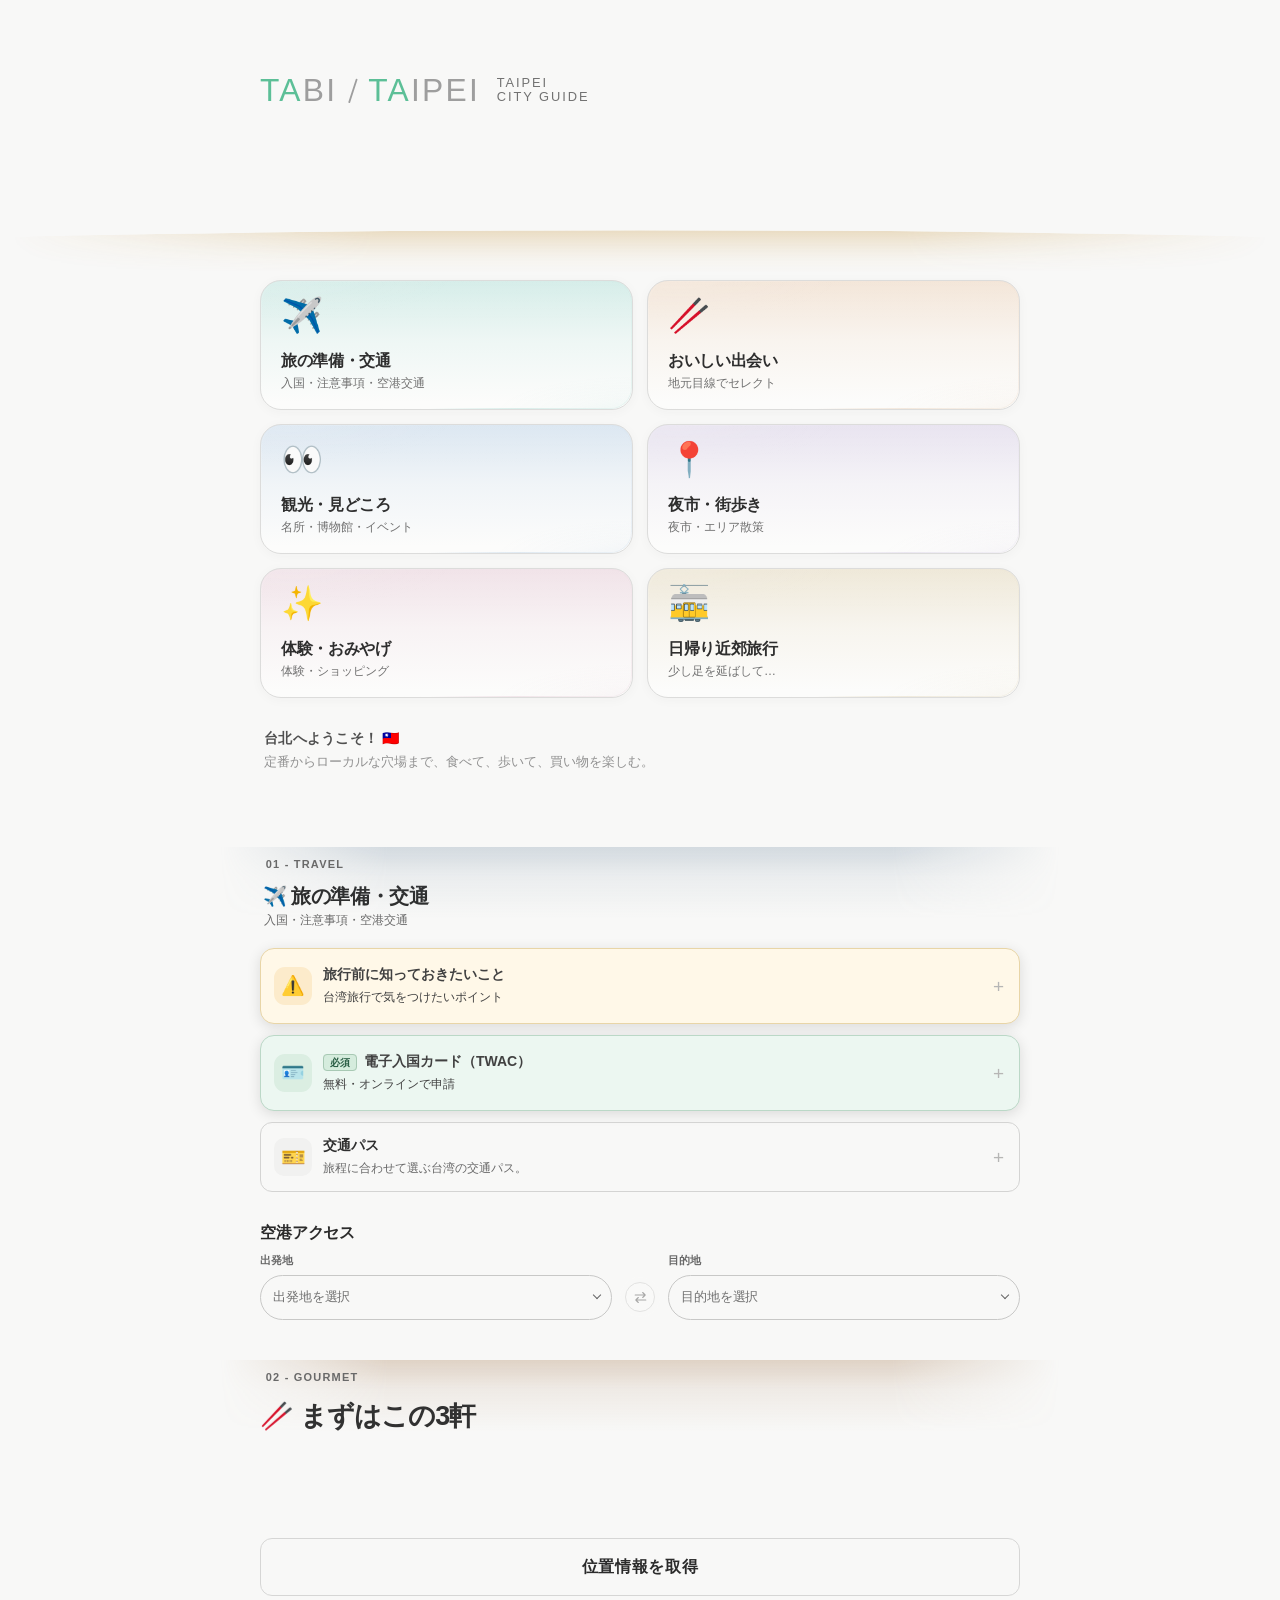
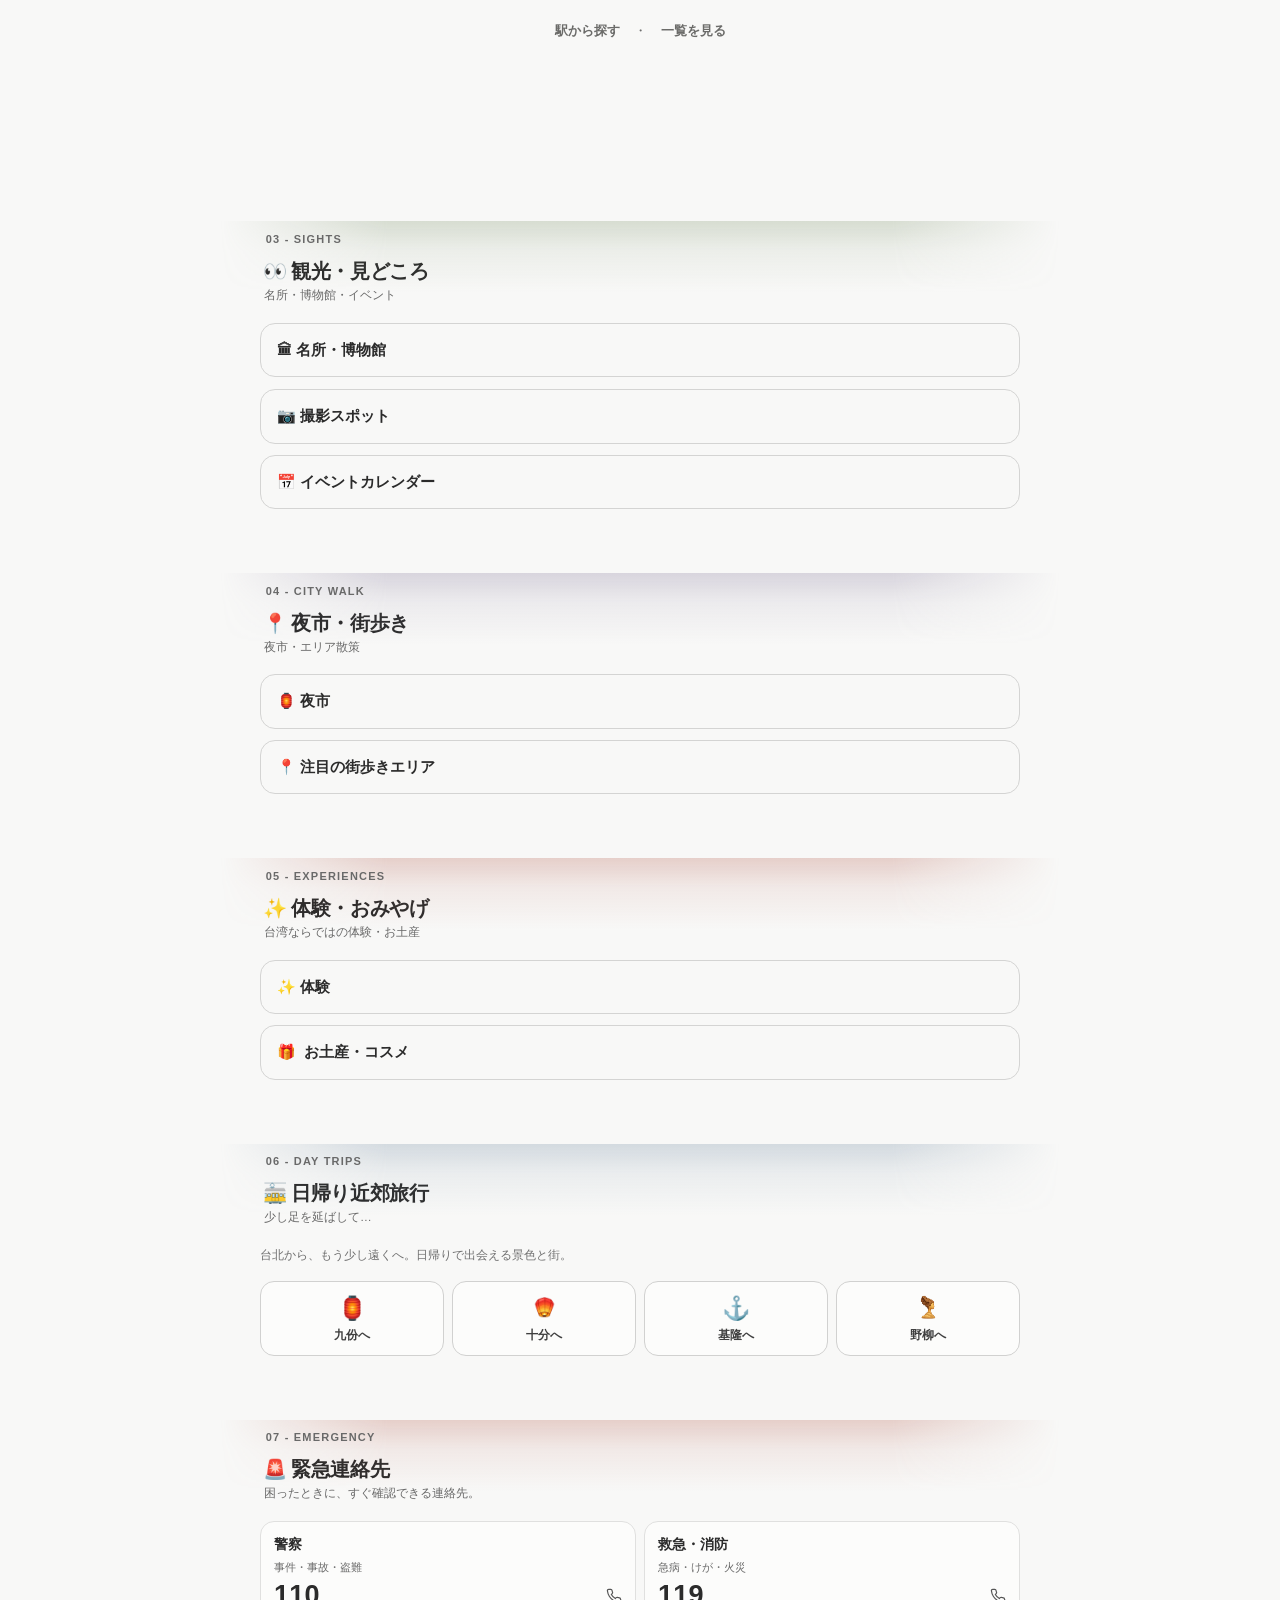
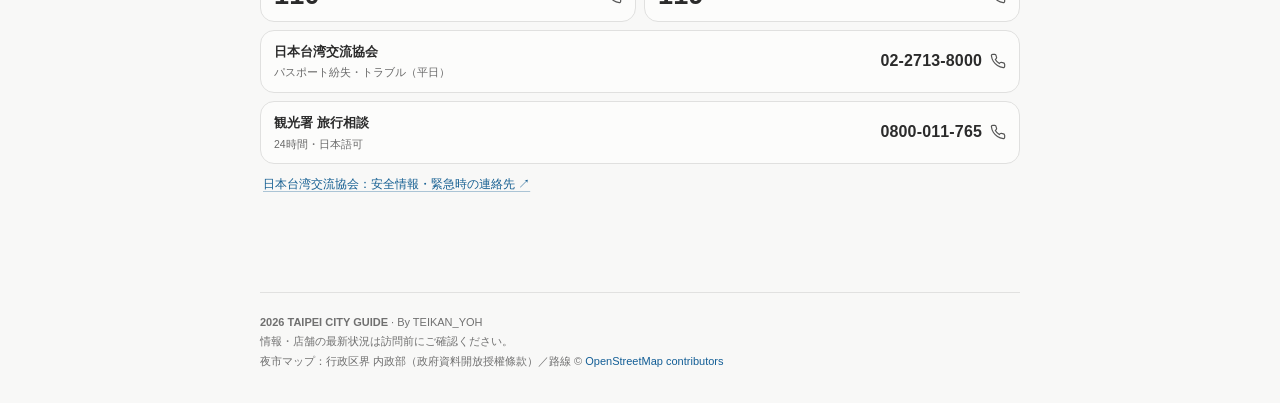
<file: index.html>
<!DOCTYPE html>

<html lang="ja"><head>
<meta charset="utf-8"/><script>/* Debug copy only: keep it out of search results (production path is unaffected). */if(/^\/Debug_/i.test(location.pathname)){var r=document.createElement("meta");r.name="robots";r.content="noindex";document.head.appendChild(r);}</script><meta content="width=device-width,initial-scale=1,viewport-fit=cover" name="viewport"/>
<meta content="#111417" name="theme-color"/>
<meta content="定番からローカルな穴場まで、食べて、歩いて、買い物を楽しむ。" name="description"/>
<title>TABI TAIPEI</title>
<link rel="canonical" href="https://teikan24.github.io/Tabi_Taipei/"/>
<meta property="og:type" content="website"/>
<meta property="og:site_name" content="TABI TAIPEI — TAIPEI CITY GUIDE"/>
<meta property="og:title" content="TABI TAIPEI"/>
<meta property="og:description" content="定番からローカルな穴場まで、食べて、歩いて、買い物を楽しむ。"/>
<meta property="og:url" content="https://teikan24.github.io/Tabi_Taipei/"/>
<meta property="og:image" content="https://teikan24.github.io/Tabi_Taipei/assets/og-cover-2.png"/>
<meta property="og:image:secure_url" content="https://teikan24.github.io/Tabi_Taipei/assets/og-cover-2.png"/>
<meta property="og:image:type" content="image/png"/>
<meta property="og:image:width" content="1200"/>
<meta property="og:image:height" content="630"/>
<meta property="og:image:alt" content="TABI TAIPEI — TAIPEI CITY GUIDE"/>
<meta name="twitter:card" content="summary_large_image"/>
<meta name="twitter:title" content="TABI TAIPEI"/>
<meta name="twitter:description" content="定番からローカルな穴場まで、食べて、歩いて、買い物を楽しむ。"/>
<meta name="twitter:image" content="https://teikan24.github.io/Tabi_Taipei/assets/og-cover-2.png"/><link rel="apple-touch-icon" sizes="180x180" href="assets/apple-touch-icon.png"/>

<script>/* Preserve the visitor's position on browser Back/Forward (e.g. after Maps). */
try { if ('scrollRestoration' in history) history.scrollRestoration = 'auto'; } catch (_) {}
/* v30.9.237: the home-screen app reopened after 10+ minutes reloads (guide.js)
   and starts again from the very top. */
try {
  if (sessionStorage.getItem('tabi-fresh-start')) {
    sessionStorage.removeItem('tabi-fresh-start');
    history.scrollRestoration = 'manual';
    window.scrollTo(0, 0);
    addEventListener('load', () => window.scrollTo(0, 0));
  }
} catch (_) {}
/* v30.9.213: a link straight to a section skips the top-page intro (final layout at once). */
if (location.hash && location.hash !== '#top') document.documentElement.classList.add('hero-intro-skip');
</script><script>/* Appearance switch: follow the device setting by default, with optional manual override. */
(function(){
 var storageKey='taipei-guide-theme-override-v30.9.43';
 var media=window.matchMedia?window.matchMedia('(prefers-color-scheme: light)'):null;
 var override=null;
 try {
  var stored=localStorage.getItem(storageKey);
  if(stored==='light' || stored==='dark') override=stored;
 } catch(e){}
 function currentTheme(){return override || (media && media.matches ? 'light' : 'dark');}
 function updateMeta(theme){var m=document.querySelector('meta[name="theme-color"]');if(m)m.content=theme==='light'?'#F7F8F7':'#111417';}
 function refreshButton(theme){var b=document.getElementById('theme-preview-toggle');if(!b)return;
  b.innerHTML=theme==='light'?'<svg xmlns="http://www.w3.org/2000/svg" width="15" height="15" viewBox="0 0 24 24" fill="currentColor" aria-hidden="true"><path d="M20.5 13A8.5 8.5 0 0 1 11 3.5 8.5 8.5 0 1 0 20.5 13z"/></svg><span>ダークモード</span>':'<span class="theme-dot" aria-hidden="true"></span><span>ライトモード</span>';
  b.setAttribute('aria-label',theme==='light'?'ダークモードに切り替える':'明るいモードに切り替える');
  b.setAttribute('title',override?'表示モードを固定中':'端末の明暗設定に追従中');
  b.setAttribute('aria-pressed',override?'true':'false');
  if(override) b.setAttribute('data-theme-mode','manual');
  else b.setAttribute('data-theme-mode','system');
 }
 function applyTheme(theme){
  document.documentElement.setAttribute('data-theme',theme);
  document.documentElement.style.colorScheme=theme;
  updateMeta(theme);
  refreshButton(theme);
 }
 applyTheme(currentTheme());
 if(media){
  var mediaListener=function(){if(!override)applyTheme(currentTheme());};
  if(media.addEventListener) media.addEventListener('change',mediaListener);
  else if(media.addListener) media.addListener(mediaListener);
 }
 document.addEventListener('DOMContentLoaded',function(){
  applyTheme(currentTheme());
  var b=document.getElementById('theme-preview-toggle');
  if(b)b.addEventListener('click',function(){
   override=currentTheme()==='light'?'dark':'light';
   try{localStorage.setItem(storageKey,override);}catch(e){}
   applyTheme(currentTheme());
  });
 });
})();</script><link rel="icon" href="data:image/svg+xml,%3Csvg xmlns=%27http://www.w3.org/2000/svg%27 viewBox=%270 0 100 100%27%3E%3Ctext y=%27.9em%27 font-size=%2790%27%3E%F0%9F%8F%AE%3C/text%3E%3C/svg%3E"/><link rel="preload" href="assets/fonts/tabi-greeting-serif.woff2?v=30.9.225" as="font" type="font/woff2" crossorigin/><link rel="stylesheet" href="css/guide.css?v=30.9.277"/><link rel="stylesheet" href="css/events.css?v=30.9.277"/><link rel="stylesheet" href="css/area-map.css?v=30.9.279"/><link rel="stylesheet" href="css/chapter-tabs.css?v=30.9.285"/>
<link rel="stylesheet" href="css/recommend.css?v=30.9.277"/><link rel="stylesheet" href="css/food-picker.css?v=30.9.287"/>
</head><body>
<div class="food-drawer-backdrop" aria-hidden="true"></div><div class="food-edge-hint" aria-hidden="true"></div>
<header class="hero wrapper" id="top"><div class="hero-stage"><div class="hero-horizon" aria-hidden="true"></div><h1 class="hero-masthead"><span class="hero-brandline">TAIPEI CITY GUIDE</span><span class="hero-lockup" aria-label="TABI slash TAIPEI"><span class="hero-lockup-word"><span class="ta">TA</span>BI</span><span class="hero-lockup-slash" aria-hidden="true"></span><span class="hero-lockup-word"><span class="ta">TA</span>IPEI<span class="hero-brandstack" aria-hidden="true"><span class="hero-brandstack-clip"><span class="hero-brandstack-text"><span class="hero-brandstack-top">TAIPEI</span>CITY GUIDE</span></span></span></span></span></h1><p class="hero-greeting" id="hero-greeting" lang="ja"></p></div><nav aria-label="カテゴリーにジャンプ" class="quick-nav">
<a class="nav-button" data-target="travel" href="#travel"><span aria-hidden="true" class="nav-icon">✈️</span><span class="nav-copy"><span class="nav-title">旅の準備・交通</span><span class="nav-subtitle">入国・注意事項・空港交通</span></span></a>
<a class="nav-button" data-target="food" href="#food"><span aria-hidden="true" class="nav-icon">🥢</span><span class="nav-copy"><span class="nav-title">おいしい出会い</span><span class="nav-subtitle">地元目線でセレクト</span></span></a>
<a class="nav-button" data-target="sights" href="#sights"><span aria-hidden="true" class="nav-icon">👀</span><span class="nav-copy"><span class="nav-title">観光・見どころ</span><span class="nav-subtitle">名所・博物館・イベント</span></span></a>
<a class="nav-button" data-target="city-walk" href="#city-walk"><span aria-hidden="true" class="nav-icon">📍</span><span class="nav-copy"><span class="nav-title">夜市・街歩き</span><span class="nav-subtitle">夜市・エリア散策</span></span></a>
<a class="nav-button" data-target="experience-souvenirs" href="#experience-souvenirs"><span aria-hidden="true" class="nav-icon">✨</span><span class="nav-copy"><span class="nav-title">体験・おみやげ</span><span class="nav-subtitle">体験・ショッピング</span></span></a>
<a class="nav-button" data-target="day-trips" href="#day-trips"><span aria-hidden="true" class="nav-icon">🚋</span><span class="nav-copy"><span class="nav-title">日帰り近郊旅行</span><span class="nav-subtitle">少し足を延ばして…</span></span></a>
</nav><div class="hero-welcome"><p class="welcome">台北へようこそ！ 🇹🇼</p><p class="tagline">定番からローカルな穴場まで、食べて、歩いて、買い物を楽しむ。</p></div></header><main class="wrapper site-content" id="guide"><hr class="divider chapter-glow chapter-glow--travel"/><div class="page-body"><span class="jump-anchor" id="travel"></span><p class="chapter-eyebrow" aria-hidden="true">01 - TRAVEL</p><h2 class="" dir="auto" id="3f86bda0-4caa-8049-b865-f2a862bb77c5">✈️ 旅の準備・交通</h2><p class="chapter-lead">入国・注意事項・空港交通</p><details class="travel-caution block-color-yellow_background toggle root-accordion" data-group="root" dir="auto" id="3f56bda0-4caa-80c6-9629-df3b09a0ff5a"><summary class="travel-key-summary"><span aria-hidden="true" class="travel-key-icon">⚠️</span><span class="travel-key-copy"><span class="travel-key-title">旅行前に知っておきたいこと</span><span class="travel-key-subtitle">台湾旅行で気をつけたいポイント</span></span></summary><div class="indented"><ul class="bulleted-list" dir="auto" id="3f56bda0-4caa-80d0-a9dc-fb38b91fbb88"><li style="list-style-type:disc">電子たばこ・加熱式たばこは持ち込み・使用禁止</li></ul><details class="toggle nested-accordion" dir="auto" id="3f56bda0-4caa-80c7-9c95-f08f24dc1924"><summary>宿泊先のアメニティ事情</summary><div class="indented"><aside class="block-color-gray_background callout" data-notion-callout="" data-notion-callout-background="gray_background" data-notion-callout-icon="💡" dir="ltr" id="3f76bda0-4caa-805c-a6f9-da768afdc128" style="white-space:pre-wrap;display:flex"><div style="font-size:1.5em"><span class="icon" data-emoji="💡"></span></div><div style="width:100%"><p class="" dir="auto" id="3f56bda0-4caa-80fd-ae4a-d9700cade6df">法律の規定により、2025年から客室に使い捨てのアメニティは置かれていません。シャンプーやボディソープは、大きなボトルで備えられています。歯ブラシ・くし・カミソリなどは、フロントで頼めばもらえます（無料または有料）。</p></div></aside></div></details><details class="toggle nested-accordion" dir="auto" id="3f56bda0-4caa-80ad-b30e-fb2c935b071b"><summary>トイレの紙事情</summary><div class="indented"><aside class="block-color-gray_background callout" data-notion-callout="" data-notion-callout-background="gray_background" data-notion-callout-icon="💡" dir="ltr" id="3f76bda0-4caa-809a-ae79-ed8de2b1f1e1" style="white-space:pre-wrap;display:flex"><div style="font-size:1.5em"><span class="icon" data-emoji="💡"></span></div><div style="width:100%"><p class="" dir="auto" id="3f66bda0-4caa-8005-9706-fa574564f9af">個室に紙がないことも。紙は流せる場所と、横のゴミ箱に捨てる場所があるので、表示に従いましょう。<br/><br/>水に流せるティッシュがあると安心です。</p></div></aside></div></details><details class="toggle nested-accordion" dir="auto" id="3f56bda0-4caa-80db-8bd2-e77fe90c45dc"><summary>水道水</summary><div class="indented"><aside class="block-color-gray_background callout" data-notion-callout="" data-notion-callout-background="gray_background" data-notion-callout-icon="💡" dir="ltr" id="3f76bda0-4caa-80a9-9cde-fa53708f942d" style="white-space:pre-wrap;display:flex"><div style="font-size:1.5em"><span class="icon" data-emoji="💡"></span></div><div style="width:100%"><p class="" dir="auto" id="3f56bda0-4caa-8016-92f2-cced0cf6f33d">浄水場の水質は基準を満たしていますが、建物の古い配管や貯水タンクを通るため、そのまま飲むのは避けましょう。飲み水はコンビニなどで買えるボトル入りの水がいちばん安心です。</p></div></aside></div></details><details class="toggle nested-accordion" dir="auto" id="travel-power"><summary>コンセント・電圧</summary><div class="indented"><aside class="block-color-gray_background callout" data-notion-callout="" data-notion-callout-background="gray_background" data-notion-callout-icon="💡" dir="ltr" style="white-space:pre-wrap;display:flex"><div style="font-size:1.5em"><span class="icon" data-emoji="💡"></span></div><div style="width:100%"><p class="" dir="auto">コンセントは日本と同じ形（A型）なので、変換プラグは不要です。</p><p class="" dir="auto">電圧は110V（日本は100V）。スマホやPCの充電器はそのまま使えます。ドライヤーなど日本専用（100V）の家電は「100-240V」表示か確認を。</p></div></aside></div></details><details class="toggle nested-accordion" dir="auto" id="3f56bda0-4caa-80ef-af5d-c26731493f09"><summary>交通・移動</summary><div class="indented"><aside class="block-color-gray_background callout" data-notion-callout="" data-notion-callout-background="gray_background" data-notion-callout-icon="💡" dir="ltr" id="3f56bda0-4caa-80b4-8cc6-f13d0a333363" style="white-space:pre-wrap;display:flex"><div style="font-size:1.5em"><span class="icon" data-emoji="💡"></span></div><div style="width:100%"><p class="" dir="auto" id="3f56bda0-4caa-801d-8998-da289a67be90">MRT（地下鉄）は改札内の黄色い線から先と車内で飲食禁止。水やガムもNGです。</p></div></aside><aside class="block-color-gray_background callout" data-notion-callout="" data-notion-callout-background="gray_background" data-notion-callout-icon="💡" dir="ltr" id="3f56bda0-4caa-80ec-995c-d9b2b5c5d0f7" style="white-space:pre-wrap;display:flex"><div style="font-size:1.5em"><span class="icon" data-emoji="💡"></span></div><div style="width:100%"><p class="" dir="auto" id="3f56bda0-4caa-801e-9b43-f70d7f04fa8c"><strong>バスは手を挙げて</strong>合図しないと通過されることも。急ブレーキに備え、降車ボタンは早めに押しましょう。</p></div></aside><aside class="block-color-gray_background callout" data-notion-callout="" data-notion-callout-background="gray_background" data-notion-callout-icon="💡" dir="ltr" id="3f56bda0-4caa-80b3-a21f-dc8d278c1802" style="white-space:pre-wrap;display:flex"><div style="font-size:1.5em"><span class="icon" data-emoji="💡"></span></div><div style="width:100%"><p class="" dir="auto" id="3f56bda0-4caa-8033-8acb-d9bd1c270590">車は右側通行。バイクが多いので、青信号でも右左折車に気をつけて渡りましょう。</p></div></aside><aside class="block-color-gray_background callout" data-notion-callout="" data-notion-callout-background="gray_background" data-notion-callout-icon="💡" dir="ltr" id="3f66bda0-4caa-8075-826a-f08e498735b3" style="white-space:pre-wrap;display:flex"><div style="font-size:1.5em"><span class="icon" data-emoji="💡"></span></div><div style="width:100%"><p class="" dir="auto" id="3f66bda0-4caa-80d4-a71e-df93ca3cb2fc">Uberも利用できます。</p></div></aside></div></details><details class="toggle nested-accordion" dir="auto" id="3f56bda0-4caa-800d-986b-dce0b4bd4353"><summary>お金・支払い・交通系IC</summary><div class="indented"><aside class="block-color-gray_background callout" data-notion-callout="" data-notion-callout-background="gray_background" data-notion-callout-icon="💡" dir="ltr" id="3f56bda0-4caa-80cc-9f26-c8694ac5fc75" style="white-space:pre-wrap;display:flex"><div style="font-size:1.5em"><span class="icon" data-emoji="💡"></span></div><div style="width:100%"><p class="" dir="auto" id="3f56bda0-4caa-802c-9c2d-e2ac1ca20995">夜市やローカル店は現金のみの店も多いので、少額の現金を持っておくと安心。カードはモールや大きなレストランなら使えることが多いです。</p></div></aside><aside class="block-color-gray_background callout" data-notion-callout="" data-notion-callout-background="gray_background" data-notion-callout-icon="💡" dir="ltr" id="3f56bda0-4caa-80f7-b456-f47bdf762774" style="white-space:pre-wrap;display:flex"><div style="font-size:1.5em"><span class="icon" data-emoji="💡"></span></div><div style="width:100%"><p class="" dir="auto" id="3f56bda0-4caa-808b-b1d7-d753922681bb">悠遊カード（EasyCard）</p><p class="" dir="auto" id="3f56bda0-4caa-80c3-9728-dccae39a9451">日本のSuicaのような交通系IC。MRT・バス・コンビニで使え、駅やコンビニで購入・チャージできます。キャラクターやキーチェーン型など種類も豊富。</p></div></aside></div></details><details class="toggle nested-accordion" dir="auto" id="3f56bda0-4caa-8007-a9ac-d2d2fc995658"><summary>レシートは宝くじ</summary><div class="indented"><aside class="block-color-gray_background callout" data-notion-callout="" data-notion-callout-background="gray_background" data-notion-callout-icon="💡" dir="ltr" id="3f76bda0-4caa-80e0-b1aa-d86e8ba3d82c" style="white-space:pre-wrap;display:flex"><div style="font-size:1.5em"><span class="icon" data-emoji="💡"></span></div><div style="width:100%"><p class="" dir="auto" id="3f66bda0-4caa-8009-896d-cb9b8e0c61a3">レシートは宝くじ付き。2か月に1回抽選があり、最高賞金はNT$1,000万。</p></div></aside></div></details></div></details><details class="travel-twac block-color-yellow_background toggle root-accordion" data-group="root" dir="auto" id="3f86bda0-4caa-8096-bae1-da66498fb83c"><summary class="travel-key-summary"><span aria-hidden="true" class="travel-key-icon">🪪</span><span class="travel-key-copy"><span class="travel-key-title"><span class="travel-required">必須</span>電子入国カード（TWAC）</span><span class="travel-key-subtitle">無料・オンラインで申請</span></span></summary><div class="indented"><ul class="bulleted-list" dir="auto" id="3f86bda0-4caa-802a-a0dc-fa8f04464dfa"><li style="list-style-type:disc"><a class="external-action-link" href="https://twac.immigration.gov.tw/" rel="noopener noreferrer" target="_blank">TWAC公式サイト</a>から申請する（無料）<br/><em><mark class="highlight-gray">必要情報：パスポート情報、往復の航空便名、台湾での滞在先（ホテル名や住所）など。</mark></em></li></ul></div></details><details class="travel-passes toggle root-accordion" data-group="root" id="transport-passes"><summary class="travel-key-summary"><span aria-hidden="true" class="travel-key-icon">🎫</span><span class="travel-key-copy"><span class="travel-key-title">交通パス</span><span class="travel-key-subtitle">旅程に合わせて選ぶ台湾の交通パス。</span></span></summary><div class="indented travel-passes-body">
<section class="pass-simple-item" aria-labelledby="pass-funpass-heading"><div class="pass-simple-heading"><h4 id="pass-funpass-heading">Taipei FunPASS <span class="pass-recommend-badge">おすすめ</span></h4><a class="external-action-link pass-official-link" href="https://funpass.travel.taipei/choose-your-TaipeiFunPASS.html?lang=ja_JP" target="_blank" rel="noopener noreferrer" aria-label="Taipei FunPASS 公式サイトを開く">公式サイト</a></div><p>台北・新北・基隆を中心に観光する方向け。MRTや対象バスが乗り放題になるプランと、観光施設の入場券付きプランがあります。</p></section>
<section class="pass-simple-item" aria-labelledby="pass-taiwan-heading"><div class="pass-simple-heading"><h4 id="pass-taiwan-heading">Taiwan PASS</h4><a class="external-action-link pass-official-link" href="https://twpass.tw/index_jp.html" target="_blank" rel="noopener noreferrer" aria-label="Taiwan PASS 公式サイトを開く">公式サイト</a></div><p>台北以外の都市にも足を延ばす方向け。台湾新幹線（高鉄）または台鉄の3日間周遊券に、都市交通と観光地アクセスがセットになっています。</p></section>
<section class="pass-simple-item" aria-labelledby="pass-tr-heading"><div class="pass-simple-heading"><h4 id="pass-tr-heading">TR-PASS</h4><a class="external-action-link pass-official-link" href="https://www.railway.gov.tw/tra-tip-web/tip/tip00C/tipC21/view?lang=ja_JP&amp;proCode=8ae4cac279f232440179f503099400b1&amp;subCode=8ae4cac29272a98d01927ad963af13c6" target="_blank" rel="noopener noreferrer" aria-label="TR-PASS 公式サイトを開く">公式サイト</a></div><p>台鉄を利用して台湾各地を巡る方向け。3日間・5日間の周遊券があり、長距離移動の多い旅に適しています。</p></section>
</div></details><h3 class="airport-access-subheading">空港アクセス</h3><section class="airport-route-selector" id="airport-route-selector" aria-label="出発地と目的地で空港アクセスルートを調べる">
<div class="section-top"><h2>出発地・目的地</h2></div>
<div class="selector airsel-route-fields" role="group" aria-label="出発地と目的地">
<div class="selrow selrow--origin">
<div class="sel-field"><label class="sel-label" for="airsel-origin">出発地</label><div class="sel-choice-bubble"><select aria-label="出発地" class="sel-value" id="airsel-origin"></select><span aria-hidden="true" class="chev"></span></div></div>
</div>
<button aria-label="出発地と目的地を入れ替える" class="swap" id="airsel-swap" title="出発地・目的地を入れ替える" type="button"><svg fill="none" stroke="currentColor" stroke-linecap="round" stroke-linejoin="round" stroke-width="1.7" viewBox="0 0 24 24"><path d="M3.5 8h16m-4-4 4 4-4 4M20.5 16h-16m4-4-4 4 4 4"></path></svg></button>
<div class="selrow selrow--destination">
<div class="sel-field"><label class="sel-label" for="airsel-destination">目的地</label><div class="sel-choice-bubble"><select aria-label="目的地" class="sel-value" id="airsel-destination"></select><span aria-hidden="true" class="chev"></span></div></div>
</div>
</div>
<button type="button" class="airsel-route-disclosure" id="airsel-route-disclosure" aria-expanded="false" aria-controls="airsel-results-clip" hidden>
  <span class="airsel-disclosure-copy"><strong>経路・運賃</strong></span>
  <svg class="airsel-disclosure-chevron" viewBox="0 0 24 24" fill="none" stroke="currentColor" stroke-width="1.75" aria-hidden="true"><path d="m9 5 7 7-7 7" stroke-linecap="round" stroke-linejoin="round"/></svg>
</button>
<div class="airsel-results-clip" id="airsel-results-clip" hidden><div class="airsel-results-inner" id="airsel-results-inner">
<div class="airsel-transport" id="airsel-transport-tabs" role="tablist" aria-label="交通手段"><span class="airsel-transport-ink" id="airsel-transport-ink" aria-hidden="true"></span>
  <button type="button" role="tab" class="airsel-transport-tab" data-transport="rail" aria-selected="true">MRT</button>
  <button type="button" role="tab" class="airsel-transport-tab" data-transport="bus" aria-selected="false">バス</button>
  <button type="button" role="tab" class="airsel-transport-tab" data-transport="taxi" aria-selected="false">タクシー</button>
</div>

<div class="route-panel"><div class="rail-title"><span class="airsel-company-mark" id="airsel-company-mark" aria-hidden="true"><img id="airsel-company-img" alt="" loading="eager" referrerpolicy="no-referrer"/><span class="airsel-company-fallback" id="airsel-company-fallback"><svg viewBox="0 0 24 24" width="19" height="19" fill="none" xmlns="http://www.w3.org/2000/svg" aria-hidden="true"><rect x="3.1" y="3.1" width="17.8" height="17.8" rx="5" stroke="currentColor" stroke-width="1.35"/><path d="M8.2 7.5c4.7-.5 7.5 2.5 7.5 8.9M15.8 16.5c-4.7.5-7.5-2.5-7.5-8.9" stroke="currentColor" stroke-width="1.7" stroke-linecap="round"/><path d="M8 12h8" stroke="currentColor" stroke-width="1.4"/></svg></span></span><span id="airsel-rail-head-name">空港MRT</span><span id="airsel-recommend-badge" class="airsel-recommend-badge" hidden>おすすめ</span><div class="airsel-tabs" id="airsel-train-tabs"><select aria-label="列車の種類" id="airsel-train-select" class="airsel-train-select"><option value="express">直達車（急行）</option><option value="local">普通車（各停）</option></select><span aria-hidden="true" class="airsel-train-chevron"></span></div></div><div aria-live="polite" class="timeline" id="airsel-timeline"></div>
<div id="airsel-ground-details" class="airsel-ground-details" hidden></div><div class="facts" id="airsel-facts"></div>
<p class="footnote" id="airsel-footnote"></p></div>
</div></div>
</section><hr aria-hidden="true" class="chapter-divider chapter-glow chapter-glow--gourmet"/><span class="jump-anchor" id="food"></span><p class="chapter-eyebrow" aria-hidden="true">02 - GOURMET</p><section class="food-flip-section" id="food-recommend-section" aria-label="おすすめグルメ"><div class="food-flip" id="food-flip" data-face="front"><div class="food-flip-inner"><section class="food-flip-face food-flip-front" id="food-flip-front" aria-label="まずはこの3軒"><button type="button" class="food-flip-toggle" data-to="back" aria-controls="food-flip-back">一覧へ<span aria-hidden="true"> ＞</span></button><div class="recommend-drawer is-inline" id="taipei-recommender" role="region" aria-labelledby="recommend-title">
 <div class="recommend-drawer-inner">
  
  <h2 id="recommend-title"><button id="recommend-home-trigger" type="button" aria-label="現在地のおすすめに戻る" title="現在地のおすすめに戻る"><span class="recommend-title-emoji" aria-hidden="true">🥢</span>まずはこの3軒</button></h2>
  <!-- v30.9.286: first view. Nothing else shows until a way to search is chosen. -->
  <div class="rp-start" id="rp-start">
   <button type="button" class="rp-start-locate" id="rp-start-locate">位置情報を取得</button>
   <div class="rp-start-links"><button type="button" id="rp-start-station">駅から探す</button><span aria-hidden="true">・</span><button type="button" id="rp-start-list">一覧を見る</button></div>
  </div>
  
  <div class="recommend-controls" aria-label="おすすめの条件">
   <div class="recommend-source-captions" aria-live="polite">
    <span class="recommend-source-caption"><span class="recommend-caption-icon" aria-hidden="true"><svg viewBox="0 0 24 24" fill="none" stroke="currentColor" stroke-width="1.8"><circle cx="12" cy="12" r="8.25"/><path d="M12 7v5l3.5 2"/></svg></span><span id="recommend-time-caption">現在時刻</span></span>
    <span class="recommend-source-caption"><span class="recommend-caption-icon" aria-hidden="true"><svg viewBox="0 0 24 24" fill="currentColor"><path fill-rule="evenodd" d="M12 2a7 7 0 0 0-7 7c0 2.1.8 3.9 1.9 5.6L12 22l5.1-7.4C18.2 12.9 19 11.1 19 9a7 7 0 0 0-7-7Zm0 4.6a2.4 2.4 0 1 1 0 4.8 2.4 2.4 0 0 1 0-4.8Z"/></svg></span><span id="recommend-area-label">現在地</span></span>
   </div>
   <div class="recommend-main-picker" id="recommend-main-picker">
    <div class="recommend-control-wrap recommend-control-time-wrap">
     <button class="recommend-control" id="recommend-time-trigger" type="button" aria-expanded="false" aria-controls="recommend-time-options"><span id="recommend-time-label">午後</span><span class="recommend-control-arrow" aria-hidden="true"></span></button>
     <div class="recommend-options" id="recommend-time-options" hidden></div>
    </div>
    <div class="recommend-picker-location" id="recommend-current-location">
     <span class="recommend-location-pin" aria-hidden="true"><svg viewBox="0 0 24 24" width="20" height="20" fill="currentColor"><path d="M2.6 10.3 21.5 2.5l-7.7 19-2.7-8.2-8.5-3z"/></svg></span>
     <span class="recommend-location-copy"><strong id="recommend-district-name">現在地</strong><small id="recommend-district-en">位置を確認中</small></span>
    </div>
    <div class="recommend-picker-station" id="recommend-station-controls" hidden aria-label="路線と駅を選択">
     <div class="recommend-native-field recommend-native-line" id="recommend-line-field">
      <button type="button" class="recommend-native-trigger" id="recommend-line-trigger" aria-haspopup="true" aria-expanded="false" aria-controls="recommend-line-menu">
       <span class="recommend-native-display"><span id="recommend-line-code" class="recommend-native-code">BL</span><span class="recommend-native-copy"><strong id="recommend-line-label">路線を選択</strong><small id="recommend-line-en">Select Line</small></span><span class="recommend-native-chevron" aria-hidden="true"></span></span>
      </button>
      <div class="recommend-native-menu" id="recommend-line-menu" role="group" aria-label="路線を選択、または駅を検索" hidden></div>
     </div>
     <div class="recommend-native-field recommend-native-station" id="recommend-station-field">
      <button type="button" class="recommend-native-trigger" id="recommend-station-trigger" aria-haspopup="listbox" aria-expanded="false" aria-controls="recommend-station-menu" disabled>
       <span class="recommend-native-display"><span id="recommend-station-code" class="recommend-native-code">--</span><span class="recommend-native-copy"><strong id="recommend-station-label">先に路線を選択</strong><small id="recommend-station-en">Select Station</small></span><span class="recommend-native-chevron" aria-hidden="true"></span></span>
      </button>
      <div class="recommend-native-menu recommend-native-menu-station" id="recommend-station-menu" role="listbox" aria-label="駅を選択" hidden></div>
     </div>
    </div>
    <button type="button" id="recommend-area-trigger" class="recommend-mode-button" aria-label="駅から検索に切り替え" title="駅から検索"><span class="recommend-mode-text">駅から<br>検索</span><span class="recommend-mode-pin" aria-hidden="true"><svg viewBox="0 0 24 24" width="22" height="22" fill="none" stroke="currentColor" stroke-width="1.8" stroke-linecap="round" stroke-linejoin="round"><path d="M19 10c0 5-7 11-7 11S5 15 5 10a7 7 0 1 1 14 0Z"/><circle cx="12" cy="10" r="2.7"/></svg></span><span class="recommend-mode-return" aria-hidden="true">現在地</span></button>
   </div>
 </div>
 <p class="recommend-location-status" id="recommend-location-status" role="status" aria-live="polite"></p>
 <div class="recommend-result-head">
<div class="recommend-controls-secondary" id="recommend-controls-secondary">
   <div class="recommend-control-wrap recommend-control-advanced-wrap">
    <details class="recommend-advanced" id="recommend-advanced">
     <summary class="recommend-control recommend-advanced-trigger" aria-label="さらに条件を指定"><span class="recommend-advanced-label">条件を指定</span><span class="recommend-advanced-plus" aria-hidden="true"></span></summary>
     <div class="recommend-advanced-panel">
      <h3 id="recommend-mood-title">料理種類</h3>
      <div class="recommend-choices" id="recommend-mood-options" role="group" aria-labelledby="recommend-mood-title"></div>
     </div>
    </details>
   </div>
   <div class="recommend-active-filters" id="recommend-active-filters" aria-live="polite"></div>
  </div>
 <div class="recommend-sort" role="group" aria-label="おすすめの表示順">
  <button type="button" id="recommend-sort-recommended" class="recommend-sort-option" aria-pressed="true">おすすめ順</button>
  <button type="button" id="recommend-sort-distance" class="recommend-sort-option" aria-pressed="false" disabled title="現在地を取得するか、駅を選択すると使えます">距離順</button>
 </div>
<span class="recommend-count" id="recommend-count">3軒をピックアップ</span></div>
 <p class="recommend-relaxed" id="recommend-relaxed" role="status" aria-live="polite" hidden></p>
 <div id="recommend-results" class="recommend-results" aria-live="polite"></div>
 <div class="rp-actions" id="rp-actions"><button class="recommend-more" id="recommend-more" type="button"><span aria-hidden="true">↻</span> ほかの3軒を見る</button><button class="rp-list" id="rp-list" type="button">一覧を見る</button></div>

 <p class="recommend-disclaimer" id="recommend-disclaimer">※ 時間帯は料理ジャンルの目安です。営業中とは限りません。訪問前に営業時間をご確認ください。</p>
 </div>
</div></section><section class="food-flip-face food-flip-back" id="food-flip-back" aria-label="一覧"><div class="food-flip-back-head"><h4 class="food-flip-back-title">一覧から探す</h4><button type="button" class="food-flip-toggle" data-to="front" aria-controls="food-flip-front">おすすめへ<span aria-hidden="true"> ＞</span></button></div><div class="food-flip-back-body"><div class="food-directory" id="food-directory" aria-label="料理のジャンル別一覧"><div class="food-directory-tabs" id="food-directory-tabs" role="tablist" aria-label="料理のジャンルを選択"></div><div class="food-directory-panel" id="food-directory-panel" role="tabpanel" tabindex="0" aria-live="polite"><p class="food-directory-message">店舗データを読み込んでいます…</p></div></div><p class="food-directory-note">※ 店名をタップするとGoogleマップが開きます。チェーン店は台北の店舗を検索します。</p></div></div></section></div></div></section><hr aria-hidden="true" class="chapter-divider chapter-glow chapter-glow--sights"/><span class="jump-anchor" id="sights"></span><p class="chapter-eyebrow" aria-hidden="true">03 - SIGHTS</p><h2 dir="auto" id="sights-heading">👀 観光・見どころ</h2><p class="chapter-lead">名所・博物館・イベント</p><details class="block-color-gray_background toggle root-accordion venue-directory-section compact-open-header venue-tone-sights" data-group="root" dir="auto" id="3f56bda0-4caa-8046-a491-c25321b680c1"><summary><h3 class="accordion-category-heading">🏛  名所・博物館</h3></summary><div class="indented"><div class="tab" data-notion-tab-container="" dir="ltr" id="3f56bda0-4caa-801b-ac22-d738223c0335"><div aria-label="カテゴリーを選択" class="tab-pills" role="tablist"><button aria-controls="3f56bda0-4caa-8079-bc60-d531f3db8f89" aria-selected="true" class="tab-pill" id="pill-3f56bda0-4caa-8079-bc60-d531f3db8f89" role="tab" tabindex="0" type="button"><img alt="" class="inline-category-icon" data-original-src="翠玉白菜.png" decoding="async" height="30" loading="lazy" src="assets/icons/jade-cabbage.webp" width="30"/>博物館</button><button aria-controls="3f56bda0-4caa-808e-9bda-e62f8014d993" aria-selected="false" class="tab-pill" id="pill-3f56bda0-4caa-808e-9bda-e62f8014d993" role="tab" tabindex="-1" type="button"><span class="icon" data-emoji="🖼️"></span>アート・デザイン</button><button aria-controls="3f56bda0-4caa-8006-bdba-ec2ab6c6fe0f" aria-selected="false" class="tab-pill" id="pill-3f56bda0-4caa-8006-bdba-ec2ab6c6fe0f" role="tab" tabindex="-1" type="button"><span class="icon" data-emoji="🏛️"></span>歴史文化</button><button aria-controls="3f56bda0-4caa-8073-bd85-f3041c2a7bc9" aria-selected="false" class="tab-pill" id="pill-3f56bda0-4caa-8073-bd85-f3041c2a7bc9" role="tab" tabindex="-1" type="button"><span class="icon" data-emoji="🏜️"></span>人気観光地</button></div><div class="tab-panels"><div aria-labelledby="pill-3f56bda0-4caa-8079-bc60-d531f3db8f89" class="tab-panel" id="3f56bda0-4caa-8079-bc60-d531f3db8f89" role="tabpanel"><div class="indented"><ol class="numbered-list" id="3f56bda0-4caa-80b5-a18c-de166bec7043" data-directory-panel="3f56bda0-4caa-8079-bc60-d531f3db8f89" data-directory-type="sights"><li class="directory-loading">読み込み中…</li></ol></div></div><div aria-labelledby="pill-3f56bda0-4caa-808e-9bda-e62f8014d993" class="tab-panel" hidden="" id="3f56bda0-4caa-808e-9bda-e62f8014d993" role="tabpanel"><div class="indented"><ol class="numbered-list" id="3f66bda0-4caa-804d-932c-caca9cc6ce07" data-directory-panel="3f56bda0-4caa-808e-9bda-e62f8014d993" data-directory-type="sights"><li class="directory-loading">読み込み中…</li></ol></div></div><div aria-labelledby="pill-3f56bda0-4caa-8006-bdba-ec2ab6c6fe0f" class="tab-panel" hidden="" id="3f56bda0-4caa-8006-bdba-ec2ab6c6fe0f" role="tabpanel"><div class="indented"><ol class="numbered-list" id="3f66bda0-4caa-8076-8f0f-caee50cdaa7b" data-directory-panel="3f56bda0-4caa-8006-bdba-ec2ab6c6fe0f" data-directory-type="sights"><li class="directory-loading">読み込み中…</li></ol></div></div><div aria-labelledby="pill-3f56bda0-4caa-8073-bd85-f3041c2a7bc9" class="tab-panel" hidden="" id="3f56bda0-4caa-8073-bd85-f3041c2a7bc9" role="tabpanel"><div class="indented"><ol class="numbered-list" id="3f66bda0-4caa-803b-a204-faea8095e2ec" data-directory-panel="3f56bda0-4caa-8073-bd85-f3041c2a7bc9" data-directory-type="sights"><li class="directory-loading">読み込み中…</li></ol></div></div></div></div>
</div></details><details class="block-color-gray_background toggle root-accordion venue-directory-section photo-spot-section compact-open-header venue-tone-sights" data-group="root" dir="auto" id="photo-spots-section"><summary><h3 class="accordion-category-heading">📷  撮影スポット</h3></summary><div class="indented"><div class="tab" data-notion-tab-container="" dir="ltr" id="photo-spots-tabs"><div aria-label="カテゴリーを選択" class="tab-pills" role="tablist"><button aria-controls="photo-spots-artist" aria-selected="true" class="tab-pill" id="pill-photo-spots-artist" role="tab" tabindex="0" type="button"><span class="icon" data-emoji="🎬"></span>ロケ地・聖地巡礼</button><button aria-controls="photo-spots-popular" aria-selected="false" class="tab-pill" id="pill-photo-spots-popular" role="tab" tabindex="-1" type="button"><span class="icon" data-emoji="📸"></span>映えスポット</button></div><div class="tab-panels"><div aria-labelledby="pill-photo-spots-artist" class="tab-panel" id="photo-spots-artist" role="tabpanel"><div class="indented"><ol class="numbered-list" id="3f76bda0-4caa-8007-bbfe-f3a910f4cc59" data-directory-panel="photo-spots-artist" data-directory-type="sights"><li class="directory-loading">読み込み中…</li></ol></div></div><div aria-labelledby="pill-photo-spots-popular" class="tab-panel" hidden="" id="photo-spots-popular" role="tabpanel"><div class="indented"><ol class="numbered-list" id="3f66bda0-4caa-80fd-8a51-de8b5b2a9f1e" data-directory-panel="photo-spots-popular" data-directory-type="sights"><li class="directory-loading">読み込み中…</li></ol></div></div></div></div></div></details><!-- イベントカレンダー: v30.9.261, data/events.js + js/events.js --><details class="block-color-gray_background toggle root-accordion venue-directory-section event-calendar-section compact-open-header venue-tone-sights" data-group="root" dir="auto" id="event-calendar-section"><summary><h3 class="accordion-category-heading">📅  イベントカレンダー</h3></summary><div class="indented"><div class="ec" id="event-calendar"><p class="ec-loading">読み込み中…</p></div></div></details><hr aria-hidden="true" class="chapter-divider chapter-glow chapter-glow--citywalk"/><span class="jump-anchor" id="city-walk"></span><p class="chapter-eyebrow" aria-hidden="true">04 - CITY WALK</p><h2 dir="auto" id="spots-heading">📍 夜市・街歩き</h2><p class="chapter-lead">夜市・エリア散策</p><span class="jump-anchor" id="night-markets"></span><!-- Night markets: v30.9.140, source copy 2026-10-26 --><details class="block-color-gray_background toggle root-accordion venue-directory-section area-directory-section night-market-section" data-group="root" dir="auto" id="night-markets-section"><summary><h3 class="accordion-category-heading">🏮  夜市</h3></summary><div class="indented"><div class="tab" data-notion-tab-container="" dir="ltr" id="night-markets-tabs"></div></div></details><span class="jump-anchor" id="areas"></span><details class="block-color-gray_background toggle root-accordion venue-directory-section area-directory-section" data-group="root" dir="auto" id="3f66bda0-4caa-800d-95db-dea98f822273"><summary><h3 class="accordion-category-heading">📍  注目の街歩きエリア</h3></summary><div class="indented"><div class="tab" data-source="data/areas.js" data-notion-tab-container="" dir="ltr" id="3f66bda0-4caa-8072-a2f5-fbd151f78882"></div></div></details><hr aria-hidden="true" class="chapter-divider chapter-glow chapter-glow--experiences"/><span class="jump-anchor" id="experience-souvenirs"></span><p class="chapter-eyebrow" aria-hidden="true">05 - EXPERIENCES</p><h2 dir="auto" id="experiences-heading">✨ 体験・おみやげ</h2><p class="chapter-lead">台湾ならではの体験・お土産</p><span class="jump-anchor" id="experiences"></span><details class="block-color-gray_background toggle root-accordion venue-directory-section compact-open-header venue-tone-experience" data-group="root" dir="auto" id="3f76bda0-4caa-80d2-8841-c76e1f8f749a"><summary><h3 class="accordion-category-heading">✨  体験</h3></summary><div class="indented"><div class="tab" data-notion-tab-container="" dir="ltr" id="3f76bda0-4caa-8014-813b-fd19c9c9f960"><div aria-label="カテゴリーを選択" class="tab-pills" role="tablist"><button aria-controls="3f76bda0-4caa-8069-9f71-c1e593688b35" aria-selected="true" class="tab-pill" id="pill-3f76bda0-4caa-8069-9f71-c1e593688b35" role="tab" tabindex="0" type="button"><span class="icon" data-emoji="📸"></span>プリクラ・変身体験</button><button aria-controls="3f76bda0-4caa-808d-b875-c2c237f456c2" aria-selected="false" class="tab-pill" id="pill-3f76bda0-4caa-808d-b875-c2c237f456c2" role="tab" tabindex="-1" type="button"><span class="icon" data-emoji="💆‍♀️"></span>台湾シャンプー・マッサージ</button><button aria-controls="3f76bda0-4caa-8008-9723-f4bee698fe2b" aria-selected="false" class="tab-pill" id="pill-3f76bda0-4caa-8008-9723-f4bee698fe2b" role="tab" tabindex="-1" type="button"><span class="icon" data-emoji="🛠️"></span>手作り</button><button aria-controls="3f76bda0-4caa-8076-9a54-c190947938c3" aria-selected="false" class="tab-pill" id="pill-3f76bda0-4caa-8076-9a54-c190947938c3" role="tab" tabindex="-1" type="button"><span class="icon" data-emoji="🎤"></span>占い・カラオケ</button></div><div class="tab-panels"><div aria-labelledby="pill-3f76bda0-4caa-8069-9f71-c1e593688b35" class="tab-panel" id="3f76bda0-4caa-8069-9f71-c1e593688b35" role="tabpanel"><div class="indented"><ol class="numbered-list" id="3f76bda0-4caa-805a-939f-d41f28015491" data-directory-panel="3f76bda0-4caa-8069-9f71-c1e593688b35" data-directory-type="experiences"><li class="directory-loading">読み込み中…</li></ol></div></div><div aria-labelledby="pill-3f76bda0-4caa-808d-b875-c2c237f456c2" class="tab-panel" hidden="" id="3f76bda0-4caa-808d-b875-c2c237f456c2" role="tabpanel"><div class="indented"><ol class="numbered-list" id="3f76bda0-4caa-8031-aca3-cab46d0128ff" data-directory-panel="3f76bda0-4caa-808d-b875-c2c237f456c2" data-directory-type="experiences"><li class="directory-loading">読み込み中…</li></ol></div></div><div aria-labelledby="pill-3f76bda0-4caa-8008-9723-f4bee698fe2b" class="tab-panel" hidden="" id="3f76bda0-4caa-8008-9723-f4bee698fe2b" role="tabpanel"><div class="indented"><ol class="numbered-list" id="3f76bda0-4caa-80d2-99ed-c77e14db88d6" data-directory-panel="3f76bda0-4caa-8008-9723-f4bee698fe2b" data-directory-type="experiences"><li class="directory-loading">読み込み中…</li></ol></div></div><div aria-labelledby="pill-3f76bda0-4caa-8076-9a54-c190947938c3" class="tab-panel" hidden="" id="3f76bda0-4caa-8076-9a54-c190947938c3" role="tabpanel"><div class="indented"><ol class="numbered-list" id="3f76bda0-4caa-8012-8edd-f1c4e006ebc5" data-directory-panel="3f76bda0-4caa-8076-9a54-c190947938c3" data-directory-type="experiences"><li class="directory-loading">読み込み中…</li></ol></div></div></div></div></div></details><span class="jump-anchor" id="souvenirs"></span><details class="block-color-gray_background toggle root-accordion venue-directory-section compact-open-header venue-tone-experience" data-group="root" dir="auto" id="3f66bda0-4caa-8038-8328-e8b12e95336f"><summary><h3 class="accordion-category-heading">🎁  お土産・コスメ</h3></summary><div class="indented"><div class="tab" data-notion-tab-container="" dir="ltr" id="3f66bda0-4caa-80a0-90a1-ea49a5d1292b"><div aria-label="カテゴリーを選択" class="tab-pills" role="tablist"><button aria-controls="3f66bda0-4caa-80a0-9614-f2d7d6bc3ae8" aria-selected="true" class="tab-pill" id="pill-3f66bda0-4caa-80a0-9614-f2d7d6bc3ae8" role="tab" tabindex="0" type="button"><span class="icon" data-emoji="🍪"></span>お菓子・食品</button><button aria-controls="3f66bda0-4caa-80f4-af83-f37aaaeddf68" aria-selected="false" class="tab-pill" id="pill-3f66bda0-4caa-80f4-af83-f37aaaeddf68" role="tab" tabindex="-1" type="button"><span class="icon" data-emoji="🧸"></span>雑貨</button><button aria-controls="3f66bda0-4caa-80a8-b6a1-cc76869934e9" aria-selected="false" class="tab-pill" id="pill-3f66bda0-4caa-80a8-b6a1-cc76869934e9" role="tab" tabindex="-1" type="button"><span class="icon" data-emoji="🏬"></span>スーパー</button><button aria-controls="3f66bda0-4caa-8062-ac9f-e8c0ef03d077" aria-selected="false" class="tab-pill" id="pill-3f66bda0-4caa-8062-ac9f-e8c0ef03d077" role="tab" tabindex="-1" type="button"><span class="icon" data-emoji="💅"></span><strong>コスメ</strong></button></div><div class="tab-panels"><div aria-labelledby="pill-3f66bda0-4caa-80a0-9614-f2d7d6bc3ae8" class="tab-panel" id="3f66bda0-4caa-80a0-9614-f2d7d6bc3ae8" role="tabpanel"><div class="indented"><ol class="numbered-list souvenir-snack-list" data-directory-panel="3f66bda0-4caa-80a0-9614-f2d7d6bc3ae8" data-directory-type="souvenirs"><li class="directory-loading">読み込み中…</li></ol></div></div><div aria-labelledby="pill-3f66bda0-4caa-80f4-af83-f37aaaeddf68" class="tab-panel" hidden="" id="3f66bda0-4caa-80f4-af83-f37aaaeddf68" role="tabpanel"><div class="indented"><ol class="numbered-list" id="3f66bda0-4caa-8062-b262-eb9b4f49e839" data-directory-panel="3f66bda0-4caa-80f4-af83-f37aaaeddf68" data-directory-type="souvenirs"><li class="directory-loading">読み込み中…</li></ol></div></div><div aria-labelledby="pill-3f66bda0-4caa-80a8-b6a1-cc76869934e9" class="tab-panel" hidden="" id="3f66bda0-4caa-80a8-b6a1-cc76869934e9" role="tabpanel"><div class="indented"><ol class="numbered-list" id="3f66bda0-4caa-8053-aea8-cce17b3758bb" data-directory-panel="3f66bda0-4caa-80a8-b6a1-cc76869934e9" data-directory-type="souvenirs"><li class="directory-loading">読み込み中…</li></ol></div></div><div aria-labelledby="pill-3f66bda0-4caa-8062-ac9f-e8c0ef03d077" class="tab-panel" hidden="" id="3f66bda0-4caa-8062-ac9f-e8c0ef03d077" role="tabpanel"><div class="indented"><ol class="numbered-list" id="3f66bda0-4caa-8012-b0a5-d265795704c7" data-directory-panel="3f66bda0-4caa-8062-ac9f-e8c0ef03d077" data-directory-type="souvenirs"><li class="directory-loading">読み込み中…</li></ol></div></div></div></div></div></details><hr aria-hidden="true" class="chapter-divider chapter-glow chapter-glow--daytrips"/><span class="jump-anchor" id="day-trips"></span><p class="chapter-eyebrow" aria-hidden="true">06 - DAY TRIPS</p><h2 dir="auto" id="3f76bda0-4caa-8031-9c18-e63b9e9dcae1">🚋 日帰り近郊旅行</h2><p class="chapter-lead">少し足を延ばして…</p><section aria-labelledby="3f76bda0-4caa-8031-9c18-e63b9e9dcae1" class="sights-day-trips daytrip-airport-display">
<p class="destination-lead">台北から、もう少し遠くへ。日帰りで出会える景色と街。</p>
<div aria-label="近郊の行き先を選択" class="daytrip-destination-buttons" role="group"><button aria-controls="daytrip-destination-panel-1" aria-expanded="false" aria-label="九份の交通案内を開く" class="daytrip-destination-button" id="daytrip-destination-button-1" type="button"><span aria-hidden="true" class="daytrip-destination-button-icon">🏮</span><span class="daytrip-destination-button-name">九份へ</span></button><button aria-controls="daytrip-destination-panel-2" aria-expanded="false" aria-label="十分の交通案内を開く" class="daytrip-destination-button" id="daytrip-destination-button-2" type="button"><span aria-hidden="true" class="daytrip-destination-button-icon"><img alt="" class="inline-category-icon sky-lantern-icon" decoding="async" height="25" loading="lazy" src="assets/icons/sky-lantern.webp" width="25"/><span aria-hidden="true" class="daytrip-sky-lantern-fallback">🏮</span></span><span class="daytrip-destination-button-name">十分へ</span></button><button aria-controls="daytrip-destination-panel-3" aria-expanded="false" aria-label="基隆の交通案内を開く" class="daytrip-destination-button" id="daytrip-destination-button-3" type="button"><span aria-hidden="true" class="daytrip-destination-button-icon">⚓</span><span class="daytrip-destination-button-name">基隆へ</span></button><button aria-controls="daytrip-destination-panel-4" aria-expanded="false" aria-label="野柳の交通案内を開く" class="daytrip-destination-button" id="daytrip-destination-button-4" type="button"><span aria-hidden="true" class="daytrip-destination-button-icon"><img alt="" class="inline-category-icon yehliu-icon" decoding="async" height="26" loading="lazy" src="[data-uri]" width="26"/></span><span class="daytrip-destination-button-name">野柳へ</span></button></div><div class="daytrip-destination-panels"><div aria-labelledby="daytrip-destination-button-1" class="daytrip-destination-panel destination-card destination-redesigned" hidden="" id="daytrip-destination-panel-1" role="region"><div class="daytrip-destination-panel-heading daytrip-banner daytrip-banner--jiufen"><h3 class="daytrip-destination-panel-title">九份へ</h3><p class="daytrip-destination-panel-desc"><span aria-hidden="true" class="daytrip-banner-icon">🏮</span><span class="daytrip-banner-text">赤い提灯が灯る、山あいのレトロな街</span></p></div><div class="indented destination-body"><div class="tab" data-notion-tab-container="" dir="ltr" id="3f76bda0-4caa-80e8-b9e0-dce5ad235566"><div aria-label="交通手段" class="tab-pills airsel-transport daytrip-transport" role="tablist" style="--daytrip-tab-count:3;--active-index:0"><span aria-hidden="true" class="airsel-transport-ink"></span><button aria-controls="3f76bda0-4caa-80b8-bc81-c08aeaa3f7c4" aria-label="直通バス" aria-selected="true" class="tab-pill airsel-transport-tab daytrip-transport-tab" id="pill-3f76bda0-4caa-80b8-bc81-c08aeaa3f7c4" role="tab" tabindex="0" type="button">直通バス</button><button aria-controls="3f76bda0-4caa-8093-b2b8-d4abc374aa96" aria-label="台鉄で瑞芳駅へ・バスまたはタクシーに乗換" aria-selected="false" class="tab-pill airsel-transport-tab daytrip-transport-tab" id="pill-3f76bda0-4caa-8093-b2b8-d4abc374aa96" role="tab" tabindex="-1" type="button">台鉄＋乗換</button><button aria-controls="3f76bda0-4caa-8049-bf0f-dc083e84f335" aria-label="十分から九份への移動" aria-selected="false" class="tab-pill airsel-transport-tab daytrip-transport-tab" id="pill-3f76bda0-4caa-8049-bf0f-dc083e84f335" role="tab" tabindex="-1" type="button">十分から九份</button></div><div class="tab-panels"><div aria-labelledby="pill-3f76bda0-4caa-80b8-bc81-c08aeaa3f7c4" class="tab-panel" id="3f76bda0-4caa-80b8-bc81-c08aeaa3f7c4" role="tabpanel">
<section class="daytrip-option daytrip-option--alternative daytrip-bus-combined"><div class="airport-route-selector daytrip-airport-reuse daytrip-bus-airport-style"><div class="route-panel"><div class="rail-title"><span class="airsel-company-mark daytrip-company-mark" aria-hidden="true"><svg aria-hidden="true" fill="none" height="20" width="20" viewBox="0 0 24 24" stroke="currentColor" stroke-width="1.6" stroke-linecap="round" stroke-linejoin="round" focusable="false"><rect x="5" y="3" width="14" height="15" rx="2.6"></rect><path d="M5 10h14M8 14h.01M16 14h.01M7.5 18v2M16.5 18v2"></path></svg></span><span class="daytrip-bus-head-name">九份行き・直通バス</span><span class="daytrip-route-head-meta" data-route="965" aria-label="所要時間 約70〜80分、片道 NT$90"><span>約70〜80分</span><span>片道 NT$90</span></span><span class="daytrip-route-head-meta" data-route="1062" hidden aria-label="所要時間 約90分〜2時間、片道 NT$94"><span>約90分〜2時間</span><span>片道 NT$94</span></span></div><div class="daytrip-bus-route" data-route="965"><div aria-label="965番 MRT西門駅・北門駅から → 九份老街" class="timeline daytrip-canonical-timeline" role="group"><div class="timeline-stop start"><span class="timeline-status">出発</span><span aria-hidden="true" class="node"></span><div class="stop-body"><strong><span class="airsel-station-label"><span class="stop-name" lang="zh-Hant">西門・北門</span></span></strong></div></div><div class="timeline-leg" style="--travel-color:#9DA7B2"><div class="leg-content"><div class="leg-meta"><span class="line-name">965</span><span class="separator">・</span><span class="station-count">台北客運・直通</span></div><div class="direction">九份老街 方面</div></div></div><div class="timeline-stop end"><span class="timeline-status">到着</span><span aria-hidden="true" class="node"></span><div class="stop-body"><strong><span class="airsel-station-label"><span class="stop-name" lang="zh-Hant">九份老街</span></span></strong></div></div></div></div><div class="daytrip-bus-route" data-route="1062" hidden=""><div aria-label="1062番 MRT忠孝復興駅から → 九份老街" class="timeline daytrip-canonical-timeline" role="group"><div class="timeline-stop start"><span class="timeline-status">出発</span><span aria-hidden="true" class="node"></span><div class="stop-body"><strong><span class="airsel-station-label"><span class="stop-name" lang="zh-Hant">忠孝復興</span></span></strong></div></div><div class="timeline-leg" style="--travel-color:#9DA7B2"><div class="leg-content"><div class="leg-meta"><span class="line-name">1062</span><span class="separator">・</span><span class="station-count">基隆客運・直通</span></div><div class="direction">九份老街 方面</div></div></div><div class="timeline-stop end"><span class="timeline-status">到着</span><span aria-hidden="true" class="node"></span><div class="stop-body"><strong><span class="airsel-station-label"><span class="stop-name" lang="zh-Hant">九份老街</span></span></strong></div></div></div></div><div aria-label="利用する直通バス路線" class="airsel-ground-details daytrip-bus-route-choices" role="group"><button aria-pressed="true" class="airsel-ground-choice daytrip-bus-route-choice" data-route="965" type="button"><strong>965</strong><span>MRT西門駅・北門駅から・路線バス</span></button><button aria-pressed="false" class="airsel-ground-choice daytrip-bus-route-choice" data-route="1062" type="button"><strong>1062</strong><span>MRT忠孝復興駅から・路線バス</span></button></div></div></div></section><p class="daytrip-note daytrip-note--important">夜は復路のバス・タクシーが混雑します。帰りの交通手段も事前に確認。</p></div><div aria-labelledby="pill-3f76bda0-4caa-8093-b2b8-d4abc374aa96" class="tab-panel" hidden="" id="3f76bda0-4caa-8093-b2b8-d4abc374aa96" role="tabpanel"><section class="daytrip-option daytrip-option--alternative daytrip-option--bus-choice"><div class="airport-route-selector daytrip-airport-reuse daytrip-bus-airport-style daytrip-route-switch daytrip-railbus-switch"><div class="route-panel"><div class="rail-title"><span aria-hidden="true" class="airsel-company-mark daytrip-company-mark daytrip-tra-mark"><img alt="" aria-hidden="true" class="daytrip-tra-logo daytrip-tra-official-logo" decoding="async" height="22" loading="eager" onerror="this.parentElement.classList.add('logo-unavailable')" src="assets/icons/tra-emblem.svg" width="22"/><span aria-hidden="true" class="daytrip-tra-fallback">台鉄</span></span><span class="daytrip-canonical-head-name">瑞芳駅からバスへ</span><span class="daytrip-route-head-meta" data-route="bus" aria-label="所要時間 約70〜110分、台北駅発の区間車とバス 片道 NT$88から"><span>約70〜110分</span><span>NT$88〜</span></span><span class="daytrip-route-head-meta" data-route="taxi" aria-label="所要時間 約65〜95分、台北駅発の区間車 NT$73にタクシー代が別途必要" hidden><span>約65〜95分</span><span>台鉄 NT$73＋タクシー代</span></span></div><div class="daytrip-bus-route" data-route="bus"><div aria-label="台北駅・松山駅から台鉄で瑞芳駅へ、788・827番バスで九份老街へ" class="timeline daytrip-canonical-timeline" role="group"><div class="timeline-stop start"><span class="timeline-status">出発</span><span aria-hidden="true" class="node"></span><div class="stop-body"><strong><span class="airsel-station-label"><span class="stop-name" lang="ja">台北駅・松山駅など</span></span></strong></div></div><div class="timeline-leg" style="--travel-color:#478ED1"><div class="leg-content"><div class="leg-meta"><span class="line-name">台鉄</span></div><div class="direction">宜蘭・花蓮 方面</div><div class="direction-note">瑞芳に停まる列車に乗車</div></div></div><div class="timeline-stop transfer"><span class="timeline-status timeline-status--transfer">乗換</span><span aria-hidden="true" class="node"></span><div class="stop-body"><strong><a href="https://maps.app.goo.gl/hZC1Rur9dkaPJznd6" rel="noopener noreferrer" target="_blank"><span class="airsel-station-label"><span class="stop-name" lang="zh-Hant">瑞芳</span><span class="airsel-station-ja" lang="ja">瑞芳駅</span></span></a></strong></div></div><div class="timeline-leg" style="--travel-color:#9DA7B2"><div class="leg-content"><div class="leg-meta"><span class="line-name">788・827</span><span class="separator">・</span><span class="station-count">路線バスに乗車</span></div><div class="direction">九份老街 方面</div></div></div><div class="timeline-stop end"><span class="timeline-status">到着</span><span aria-hidden="true" class="node"></span><div class="stop-body"><strong><a href="https://maps.app.goo.gl/B7YCZQMV74b7kDwMA" rel="noopener noreferrer" target="_blank"><span class="airsel-station-label"><span class="stop-name" lang="zh-Hant">九份老街</span></span></a></strong></div></div></div></div><div class="daytrip-bus-route" data-route="taxi" hidden=""><div aria-label='台北駅・松山駅などから瑞芳駅で乗り換えて九份老街へ' class="timeline daytrip-canonical-timeline" role="group"><div class="timeline-stop start"><span class="timeline-status">出発</span><span aria-hidden="true" class="node"></span><div class="stop-body"><strong><span class="airsel-station-label"><span class="stop-name" lang="ja">台北駅・松山駅など</span></span></strong></div></div><div class="timeline-leg" style="--travel-color:#478ED1"><div class="leg-content"><div class="leg-meta"><span class="line-name">台鉄</span></div><div class="direction">宜蘭・花蓮 方面</div><div class="direction-note">瑞芳に停まる列車に乗車</div></div></div><div class="timeline-stop transfer"><span class="timeline-status timeline-status--transfer">乗換</span><span aria-hidden="true" class="node"></span><div class="stop-body"><strong><a href="https://maps.app.goo.gl/hZC1Rur9dkaPJznd6" rel="noopener noreferrer" target="_blank"><span class="airsel-station-label"><span class="stop-name" lang="zh-Hant">瑞芳</span><span class="airsel-station-ja" lang="ja">瑞芳駅</span></span></a></strong></div></div><div class="timeline-leg" style="--travel-color:#D9B65F"><div class="leg-content"><div class="leg-meta"><span class="line-name">タクシー</span></div><div class="direction">九份老街 まで</div></div></div><div class="timeline-stop end"><span class="timeline-status">到着</span><span aria-hidden="true" class="node"></span><div class="stop-body"><strong><a href="https://maps.app.goo.gl/B7YCZQMV74b7kDwMA" rel="noopener noreferrer" target="_blank"><span class="airsel-station-label"><span class="stop-name" lang="zh-Hant">九份老街</span></span></a></strong></div></div></div></div><div aria-label="瑞芳駅からの交通手段を選択" class="airsel-ground-details daytrip-bus-route-choices" role="group"><button aria-pressed="true" class="airsel-ground-choice daytrip-bus-route-choice" data-route="bus" type="button"><strong>路線バス</strong><span>瑞芳駅から・路線バス</span></button><button aria-pressed="false" class="airsel-ground-choice daytrip-bus-route-choice" data-route="taxi" type="button"><strong>タクシー</strong><span>瑞芳駅から・タクシー</span></button></div></div></div></section><p class="daytrip-note daytrip-note--important">夜は復路のバス・タクシーが混雑します。帰りの交通手段も事前に確認。</p></div><div aria-labelledby="pill-3f76bda0-4caa-8049-bf0f-dc083e84f335" class="tab-panel" hidden="" id="3f76bda0-4caa-8049-bf0f-dc083e84f335" role="tabpanel"><section class="daytrip-option"><div class="airport-route-selector daytrip-airport-reuse"><div class="route-panel"><div class="rail-title"><span aria-hidden="true" class="airsel-company-mark daytrip-company-mark"><svg aria-hidden="true" fill="none" height="20" stroke="currentColor" stroke-linecap="round" stroke-linejoin="round" stroke-width="1.6" viewbox="0 0 24 24" width="20"><path d="m5 11 1.8-5h10.4L19 11M4 11h16v7H4zM7 18v2M17 18v2M7 14h.01M17 14h.01M10 6V4h4v2"></path></svg></span><span class="daytrip-canonical-head-name">十分からタクシー</span><span class="daytrip-route-head-meta" aria-label="所要時間 約45〜60分、メーター制"><span>約45〜60分</span><span>メーター制</span></span></div><div aria-label="十分老街から九份老街へのタクシー経路" class="timeline daytrip-canonical-timeline" role="group"><div class="timeline-stop start"><span class="timeline-status">出発</span><span aria-hidden="true" class="node"></span><div class="stop-body"><strong><span class="airsel-station-label"><span class="stop-name" lang="zh-Hant">十分老街</span></span></strong></div></div><div class="timeline-leg" style="--travel-color:#D9B65F"><div class="leg-content"><div class="leg-meta"><span class="line-name">タクシー</span></div><div class="direction">九份老街 まで</div></div></div><div class="timeline-stop end"><span class="timeline-status">到着</span><span aria-hidden="true" class="node"></span><div class="stop-body"><strong><span class="airsel-station-label"><span class="stop-name" lang="zh-Hant">九份老街</span></span></strong></div></div></div><p class="footnote">十分駅周辺から乗車する場合は、事前にタクシーの手配・乗車場所・運賃を確認。</p></div></div>
</section><section class="daytrip-option daytrip-fold-section"><details class="daytrip-inline-accordion daytrip-inline-accordion--tour"><summary>貸切チャーター</summary><div class="daytrip-inline-accordion-body"><p class="daytrip-note">十分のランタン上げを楽しんだ後、九份へ移動する場合にも便利です。料金と乗車場所は予約時に確認。</p></div></details></section><section class="daytrip-option daytrip-option--tour-combined daytrip-fold-section"><details class="daytrip-inline-accordion daytrip-inline-accordion--tour"><summary>九份・十分周遊ツアー</summary><div class="daytrip-inline-accordion-body"><p class="daytrip-note">十分と九份を組み合わせたツアーもあります。訪問順や解散場所を事前に確認。</p></div></details></section></div></div></div></div></div><div aria-labelledby="daytrip-destination-button-2" class="daytrip-destination-panel destination-card destination-redesigned" hidden="" id="daytrip-destination-panel-2" role="region"><div class="daytrip-destination-panel-heading daytrip-banner daytrip-banner--shifen"><h3 class="daytrip-destination-panel-title">十分へ</h3><p class="daytrip-destination-panel-desc"><span aria-hidden="true" class="daytrip-banner-icon"><img alt="" class="sky-lantern-icon" decoding="async" height="16" src="assets/icons/sky-lantern.webp" width="16"/></span><span class="daytrip-banner-text">願いを込めて、天燈を空へ</span></p></div><div class="indented destination-body"><div class="tab" data-notion-tab-container="" dir="ltr" id="3f76bda0-4caa-8002-800d-d5da753c8975"><div aria-label="交通手段" class="tab-pills airsel-transport daytrip-transport" role="tablist" style="--daytrip-tab-count:2;--active-index:0"><span aria-hidden="true" class="airsel-transport-ink"></span><button aria-controls="3f76bda0-4caa-801b-b6eb-eb8671a42768" aria-label="台鉄（電車）" aria-selected="true" class="tab-pill airsel-transport-tab daytrip-transport-tab" id="pill-3f76bda0-4caa-801b-b6eb-eb8671a42768" role="tab" tabindex="0" type="button">台鉄</button><button aria-controls="3f76bda0-4caa-804f-a950-de261a9688dc" aria-label="九份から十分への移動" aria-selected="false" class="tab-pill airsel-transport-tab daytrip-transport-tab" id="pill-3f76bda0-4caa-804f-a950-de261a9688dc" role="tab" tabindex="-1" type="button">九份から十分</button></div><div class="tab-panels"><div aria-labelledby="pill-3f76bda0-4caa-801b-b6eb-eb8671a42768" class="tab-panel" id="3f76bda0-4caa-801b-b6eb-eb8671a42768" role="tabpanel"><section class="daytrip-option"><div class="airport-route-selector daytrip-airport-reuse"><div class="route-panel"><div class="rail-title"><span aria-hidden="true" class="airsel-company-mark daytrip-company-mark daytrip-tra-mark"><img class="daytrip-tra-logo daytrip-tra-official-logo" src="assets/icons/tra-emblem.svg" width="22" height="22" alt="" aria-hidden="true" decoding="async" loading="eager" onerror="this.parentElement.classList.add('logo-unavailable')"/><span class="daytrip-tra-fallback" aria-hidden="true">台鉄</span></span><span class="daytrip-canonical-head-name">台鉄＋平渓線</span><span class="daytrip-route-head-meta" aria-label="所要時間 約80〜120分、台北駅から瑞芳駅乗換で十分駅まで片道 約NT$102〜143、車種による参考額"><span>約80〜120分</span><span>NT$102〜143</span></span></div><div aria-label='台北駅・松山駅などから瑞芳駅で乗り換えて十分駅へ' class="timeline daytrip-canonical-timeline" role="group"><div class="timeline-stop start"><span class="timeline-status">出発</span><span aria-hidden="true" class="node"></span><div class="stop-body"><strong><span class="airsel-station-label"><span class="stop-name" lang="ja">台北駅・松山駅など</span></span></strong></div></div><div class="timeline-leg" style="--travel-color:#478ED1"><div class="leg-content"><div class="leg-meta"><span class="line-name">台鉄</span></div><div class="direction">宜蘭・花蓮 方面</div><div class="direction-note">瑞芳に停まる列車に乗車</div></div></div><div class="timeline-stop transfer"><span class="timeline-status timeline-status--transfer">乗換</span><span aria-hidden="true" class="node"></span><div class="stop-body"><strong><a href="https://maps.app.goo.gl/hZC1Rur9dkaPJznd6" rel="noopener noreferrer" target="_blank"><span class="airsel-station-label"><span class="stop-name" lang="zh-Hant">瑞芳</span><span class="airsel-station-ja" lang="ja">瑞芳駅</span></span></a></strong></div></div><div class="timeline-leg" style="--travel-color:#478ED1"><div class="leg-content"><div class="leg-meta"><span class="line-name">平渓線</span></div><div class="direction">十分 方面</div></div></div><div class="timeline-stop end"><span class="timeline-status">到着</span><span aria-hidden="true" class="node"></span><div class="stop-body"><strong><a href="https://maps.app.goo.gl/jmvqo1YKp4Zx3mBu5" rel="noopener noreferrer" target="_blank"><span class="airsel-station-label"><span class="stop-name" lang="zh-Hant">十分</span><span class="airsel-station-ja" lang="ja">十分駅</span></span></a></strong></div></div></div><p class="footnote">平渓線は約1時間に1本。瑞芳→十分 約30〜35分。運賃は台北→瑞芳の車種・乗車券により異なります。実際の運賃・時刻は台鉄公式サイトで確認。</p></div></div>
</section></div><div aria-labelledby="pill-3f76bda0-4caa-804f-a950-de261a9688dc" class="tab-panel" hidden="" id="3f76bda0-4caa-804f-a950-de261a9688dc" role="tabpanel"><section class="daytrip-option"><div class="airport-route-selector daytrip-airport-reuse"><div class="route-panel"><div class="rail-title"><span aria-hidden="true" class="airsel-company-mark daytrip-company-mark"><svg aria-hidden="true" fill="none" height="20" stroke="currentColor" stroke-linecap="round" stroke-linejoin="round" stroke-width="1.6" viewbox="0 0 24 24" width="20"><path d="m5 11 1.8-5h10.4L19 11M4 11h16v7H4zM7 18v2M17 18v2M7 14h.01M17 14h.01M10 6V4h4v2"></path></svg></span><span class="daytrip-canonical-head-name">九份からタクシー</span><span class="daytrip-route-head-meta" aria-label="所要時間 約35〜45分、メーター制"><span>約35〜45分</span><span>メーター制</span></span></div><div aria-label="九份から十分への経路" class="timeline daytrip-canonical-timeline" role="group"><div class="timeline-stop start"><span class="timeline-status">出発</span><span aria-hidden="true" class="node"></span><div class="stop-body"><strong><span class="airsel-station-label"><span class="stop-name" lang="zh-Hant">九份</span></span></strong></div></div><div class="timeline-leg" style="--travel-color:#D9B65F"><div class="leg-content"><div class="leg-meta"><span class="line-name">タクシー</span></div><div class="direction">十分 まで</div></div></div><div class="timeline-stop end"><span class="timeline-status">到着</span><span aria-hidden="true" class="node"></span><div class="stop-body"><strong><span class="airsel-station-label"><span class="stop-name" lang="zh-Hant">十分</span></span></strong></div></div></div><p class="footnote">九份派出所（交番）向かいのバス停付近から乗車。料金体系を乗車前に確認。</p></div></div>
</section><section class="daytrip-option daytrip-fold-section"><details class="daytrip-inline-accordion daytrip-inline-accordion--tour"><summary>貸切チャーター</summary><div class="daytrip-inline-accordion-body"><p class="daytrip-note">九份と十分を一緒に巡る場合に便利です。料金は事前に見積もりを。</p></div></details></section><section class="daytrip-option daytrip-option--tour-combined daytrip-fold-section"><details class="daytrip-inline-accordion daytrip-inline-accordion--tour"><summary>ランタン上げ付きツアー</summary><div class="daytrip-inline-accordion-body"><p class="daytrip-note">十分での天燈上げと九份を組み合わせた、日本語ガイド付きバスツアーなどがあります。</p></div></details></section><p class="daytrip-note daytrip-note--important">九份に夜まで滞在する場合、復路の移動手段を事前に確認。</p></div></div></div></div></div><div aria-labelledby="daytrip-destination-button-3" class="daytrip-destination-panel destination-card destination-redesigned" hidden="" id="daytrip-destination-panel-3" role="region"><div class="daytrip-destination-panel-heading daytrip-banner daytrip-banner--keelung"><h3 class="daytrip-destination-panel-title">基隆港へ</h3><p class="daytrip-destination-panel-desc"><span aria-hidden="true" class="daytrip-banner-icon">⚓</span><span class="daytrip-banner-text">港町の夜景とローカルグルメ</span></p></div><div class="indented destination-body"><div class="airport-route-selector daytrip-airport-reuse"><div class="route-panel"><div class="rail-title"><span aria-hidden="true" class="airsel-company-mark daytrip-company-mark daytrip-tra-mark"><img class="daytrip-tra-logo daytrip-tra-official-logo" src="assets/icons/tra-emblem.svg" width="22" height="22" alt="" aria-hidden="true" decoding="async" loading="eager" onerror="this.parentElement.classList.add('logo-unavailable')"/><span class="daytrip-tra-fallback" aria-hidden="true">台鉄</span></span><span class="daytrip-canonical-head-name">台鉄で基隆へ</span><span class="daytrip-route-head-meta" aria-label="所要時間 約40〜55分、台北駅から基隆駅まで片道 NT$62〜96、車種による参考額"><span>約40〜55分</span><span>NT$62〜96</span></span></div><div aria-label='台北駅・松山駅などから基隆駅への経路' class="timeline daytrip-canonical-timeline" role="group"><div class="timeline-stop start"><span class="timeline-status">出発</span><span aria-hidden="true" class="node"></span><div class="stop-body"><strong><span class="airsel-station-label"><span class="stop-name" lang="ja">台北駅・松山駅など</span></span></strong></div></div><div class="timeline-leg" style="--travel-color:#478ED1"><div class="leg-content"><div class="leg-meta"><span class="line-name">台鉄</span></div><div class="direction">基隆 方面</div></div></div><div class="timeline-stop end"><span class="timeline-status">到着</span><span aria-hidden="true" class="node"></span><div class="stop-body"><strong><a href="https://maps.app.goo.gl/jp4G6jU5CXpBtmgWA" rel="noopener noreferrer" target="_blank"><span class="airsel-station-label"><span class="stop-name" lang="zh-Hant">基隆</span><span class="airsel-station-ja" lang="ja">基隆駅</span></span></a></strong></div></div></div></div></div>
<p class="daytrip-note daytrip-keelung-walk-note">基隆駅から港周辺へは徒歩でアクセスできます。運賃は車種・乗車券により異なります（上記は目安）。</p>
<section class="daytrip-place-group daytrip-fold-section"><details class="daytrip-inline-accordion daytrip-inline-accordion--place"><summary>見どころ</summary><div class="daytrip-inline-accordion-body"><ul class="daytrip-place-list"><li><a href="https://maps.app.goo.gl/xrD9bvDm6dvEMeMNA" rel="noopener noreferrer" target="_blank">基隆塔</a></li><li><a href="https://maps.app.goo.gl/AZRq7bKhZWk7nMQF8" rel="noopener noreferrer" target="_blank">海洋広場</a></li><li><a href="https://maps.app.goo.gl/fRKGYwE38P8zrp4fA" rel="noopener noreferrer" target="_blank">彩色屋</a></li><li><a href="https://maps.app.goo.gl/kFdNnEFCKET48jWL6" rel="noopener noreferrer" target="_blank">阿根納造船廠遺構</a></li></ul></div></details></section><section class="daytrip-place-group daytrip-fold-section"><details class="daytrip-inline-accordion daytrip-inline-accordion--place"><summary>市場・ローカルグルメ</summary><div class="daytrip-inline-accordion-body"><ul class="daytrip-place-list"><li><a href="https://maps.app.goo.gl/kPmushGka9MxiL486" rel="noopener noreferrer" target="_blank">仁愛市場</a></li><li><a href="https://maps.app.goo.gl/FasxHrd7GgTPYDKT7" rel="noopener noreferrer" target="_blank">基隆廟口夜市</a></li><li><a href="https://maps.app.goo.gl/nr8dcsvUbo18Xf2bA" rel="noopener noreferrer" target="_blank">三角窗麵攤</a></li><li><a href="https://maps.app.goo.gl/oE5pZWoZLLgPCpPc8" rel="noopener noreferrer" target="_blank">正老牌咖哩麵</a></li><li><a href="https://maps.app.goo.gl/uyjr6oJqY4pa94jt9" rel="noopener noreferrer" target="_blank">天天鮮排骨飯</a></li></ul></div></details></section></div></div><div aria-labelledby="daytrip-destination-button-4" class="daytrip-destination-panel destination-card destination-redesigned" hidden="" id="daytrip-destination-panel-4" role="region"><div class="daytrip-destination-panel-heading daytrip-banner daytrip-banner--yehliu"><h3 class="daytrip-destination-panel-title">野柳へ</h3><p class="daytrip-destination-panel-desc"><span aria-hidden="true" class="daytrip-banner-icon"><img height="16" width="16" alt="" class="inline-category-icon yehliu-icon" decoding="async" loading="lazy" src="[data-uri]"/></span><span class="daytrip-banner-text">海がつくり出した、不思議な奇岩群</span></p></div><div class="indented destination-body"><section class="daytrip-option daytrip-bus-combined"><div class="airport-route-selector daytrip-airport-reuse daytrip-bus-airport-style daytrip-route-switch daytrip-yehliu-switch"><div class="route-panel"><div class="rail-title"><span aria-hidden="true" class="airsel-company-mark daytrip-company-mark"><svg aria-hidden="true" fill="none" height="20" stroke="currentColor" stroke-linecap="round" stroke-linejoin="round" stroke-width="1.6" viewbox="0 0 24 24" width="20"><rect height="15" rx="2.6" width="14" x="5" y="3"></rect><path d="M5 10h14M8 14h.01M16 14h.01M7.5 18v2M16.5 18v2"></path></svg></span><span class="daytrip-canonical-head-name">野柳行き・路線バス</span><span class="daytrip-route-head-meta" data-route="1815" aria-label="所要時間 約60〜90分、台北駅発片道 NT$88から99"><span>約60〜90分</span><span>NT$88〜99</span></span><span class="daytrip-route-head-meta" data-route="790" aria-label="所要時間 約35〜55分、基隆駅発 運賃は区間別" hidden><span>約35〜55分</span><span>区間別運賃</span></span></div><div class="daytrip-bus-route" data-route="1815"><div aria-label="台北駅から野柳への経路" class="timeline daytrip-canonical-timeline" role="group"><div class="timeline-stop start"><span class="timeline-status">出発</span><span aria-hidden="true" class="node"></span><div class="stop-body"><strong><span class="airsel-station-label"><span class="stop-name" lang="zh-Hant">台北車站</span><span class="airsel-station-ja" lang="ja">台北駅</span></span></strong></div></div><div class="timeline-leg" style="--travel-color:#9DA7B2"><div class="leg-content"><div class="leg-meta"><span class="line-name">1815</span><span class="separator">・</span><span class="station-count">國光客運のバスに乗車</span></div><div class="direction">金山青年活動中心 方面</div></div></div><div class="timeline-stop end"><span class="timeline-status">到着</span><span aria-hidden="true" class="node"></span><div class="stop-body"><strong><a href="https://maps.app.goo.gl/1Vyc8VWmWvEZuouY6" rel="noopener noreferrer" target="_blank"><span class="airsel-station-label"><span class="stop-name" lang="zh-Hant">野柳</span></span></a></strong></div></div></div></div><div class="daytrip-bus-route" data-route="790" hidden=""><div aria-label="基隆駅から野柳への経路" class="timeline daytrip-canonical-timeline" role="group"><div class="timeline-stop start"><span class="timeline-status">出発</span><span aria-hidden="true" class="node"></span><div class="stop-body"><strong><span class="airsel-station-label"><span class="stop-name" lang="zh-Hant">基隆</span><span class="airsel-station-ja" lang="ja">基隆駅</span></span></strong></div></div><div class="timeline-leg" style="--travel-color:#9DA7B2"><div class="leg-content"><div class="leg-meta"><span class="line-name">790</span><span class="separator">・</span><span class="station-count">基隆客運のバスに乗車</span></div><div class="direction">金山 方面</div></div></div><div class="timeline-stop end"><span class="timeline-status">到着</span><span aria-hidden="true" class="node"></span><div class="stop-body"><strong><a href="https://maps.app.goo.gl/1Vyc8VWmWvEZuouY6" rel="noopener noreferrer" target="_blank"><span class="airsel-station-label"><span class="stop-name" lang="zh-Hant">野柳</span></span></a></strong></div></div></div></div><div class="airsel-ground-details daytrip-bus-route-choices" aria-label="野柳へ向かうバス路線を選択" role="group"><button type="button" class="airsel-ground-choice daytrip-bus-route-choice" data-route="1815" aria-pressed="true"><strong>1815</strong><span>台北駅から・路線バス</span></button><button type="button" class="airsel-ground-choice daytrip-bus-route-choice" data-route="790" aria-pressed="false"><strong>790</strong><span>基隆駅から・路線バス</span></button></div></div></div></section><section class="daytrip-place-group daytrip-fold-section"><details class="daytrip-inline-accordion daytrip-inline-accordion--place"><summary>見どころ</summary><div class="daytrip-inline-accordion-body"><ul class="daytrip-place-list"><li><a href="https://maps.app.goo.gl/7e8YHHJxRTdjTUtk6" rel="noopener noreferrer" target="_blank">野柳地質公園</a></li></ul></div></details></section></div></div></div></section><hr aria-hidden="true" class="chapter-divider chapter-glow chapter-glow--emergency" id="3f76bda0-4caa-8097-810e-cb0750990a37"/><p class="chapter-eyebrow" aria-hidden="true">07 - EMERGENCY</p><h2 class="emergency-section-title" dir="auto" id="3f56bda0-4caa-809f-928c-f6d8912077de">🚨 緊急連絡先</h2><p class="chapter-lead">困ったときに、すぐ確認できる連絡先。</p>
<section class="emergency-contacts" aria-label="台湾の緊急連絡先">

<div class="emergency-contact-list emergency-compact"><a class="emergency-tile" href="tel:110" aria-label="警察 110 に電話する"><span class="emergency-tile-name">警察</span><span class="emergency-tile-note">事件・事故・盗難</span><span class="emergency-tile-number">110<svg aria-hidden="true" viewBox="0 0 24 24" width="16" height="16" fill="none" stroke="currentColor" stroke-width="1.8" stroke-linecap="round" stroke-linejoin="round"><path d="M22 16.9v3a2 2 0 0 1-2.2 2 19.8 19.8 0 0 1-8.6-3.1 19.5 19.5 0 0 1-6-6A19.8 19.8 0 0 1 2.1 4.2 2 2 0 0 1 4.1 2h3a2 2 0 0 1 2 1.7c.1.9.4 1.8.7 2.7a2 2 0 0 1-.5 2.1L8 9.8a16 16 0 0 0 6 6l1.3-1.3a2 2 0 0 1 2.1-.4c.9.3 1.8.6 2.7.7a2 2 0 0 1 1.7 2z"/></svg></span></a><a class="emergency-tile" href="tel:119" aria-label="救急・消防 119 に電話する"><span class="emergency-tile-name">救急・消防</span><span class="emergency-tile-note">急病・けが・火災</span><span class="emergency-tile-number">119<svg aria-hidden="true" viewBox="0 0 24 24" width="16" height="16" fill="none" stroke="currentColor" stroke-width="1.8" stroke-linecap="round" stroke-linejoin="round"><path d="M22 16.9v3a2 2 0 0 1-2.2 2 19.8 19.8 0 0 1-8.6-3.1 19.5 19.5 0 0 1-6-6A19.8 19.8 0 0 1 2.1 4.2 2 2 0 0 1 4.1 2h3a2 2 0 0 1 2 1.7c.1.9.4 1.8.7 2.7a2 2 0 0 1-.5 2.1L8 9.8a16 16 0 0 0 6 6l1.3-1.3a2 2 0 0 1 2.1-.4c.9.3 1.8.6 2.7.7a2 2 0 0 1 1.7 2z"/></svg></span></a><a class="emergency-line" href="tel:+886227138000" aria-label="日本台湾交流協会 台北事務所 02-2713-8000 に電話する"><span class="emergency-line-text"><span class="emergency-line-name">日本台湾交流協会</span><span class="emergency-line-note">パスポート紛失・トラブル（平日）</span></span><span class="emergency-line-number">02-2713-8000<svg aria-hidden="true" viewBox="0 0 24 24" width="16" height="16" fill="none" stroke="currentColor" stroke-width="1.8" stroke-linecap="round" stroke-linejoin="round"><path d="M22 16.9v3a2 2 0 0 1-2.2 2 19.8 19.8 0 0 1-8.6-3.1 19.5 19.5 0 0 1-6-6A19.8 19.8 0 0 1 2.1 4.2 2 2 0 0 1 4.1 2h3a2 2 0 0 1 2 1.7c.1.9.4 1.8.7 2.7a2 2 0 0 1-.5 2.1L8 9.8a16 16 0 0 0 6 6l1.3-1.3a2 2 0 0 1 2.1-.4c.9.3 1.8.6 2.7.7a2 2 0 0 1 1.7 2z"/></svg></span></a><a class="emergency-line" href="tel:0800011765" aria-label="交通部観光署 24時間旅行相談 0800-011-765 に電話する"><span class="emergency-line-text"><span class="emergency-line-name">観光署 旅行相談</span><span class="emergency-line-note">24時間・日本語可</span></span><span class="emergency-line-number">0800-011-765<svg aria-hidden="true" viewBox="0 0 24 24" width="16" height="16" fill="none" stroke="currentColor" stroke-width="1.8" stroke-linecap="round" stroke-linejoin="round"><path d="M22 16.9v3a2 2 0 0 1-2.2 2 19.8 19.8 0 0 1-8.6-3.1 19.5 19.5 0 0 1-6-6A19.8 19.8 0 0 1 2.1 4.2 2 2 0 0 1 4.1 2h3a2 2 0 0 1 2 1.7c.1.9.4 1.8.7 2.7a2 2 0 0 1-.5 2.1L8 9.8a16 16 0 0 0 6 6l1.3-1.3a2 2 0 0 1 2.1-.4c.9.3 1.8.6 2.7.7a2 2 0 0 1 1.7 2z"/></svg></span></a><div class="emergency-official-links"><a href="https://www.koryu.or.jp/safety/contact/" target="_blank" rel="noopener noreferrer">日本台湾交流協会：安全情報・緊急時の連絡先 ↗</a></div></div>
</section></div><div class="food-theme-dock"><button type="button" id="theme-preview-toggle" class="theme-preview-toggle" aria-pressed="false" aria-label="明るいモードに切り替える" title="端末の明暗設定に追従中"><svg xmlns="http://www.w3.org/2000/svg" width="18" height="18" viewBox="0 0 24 24" fill="none" stroke="currentColor" stroke-width="1.9" stroke-linecap="round" stroke-linejoin="round" aria-hidden="true"><circle cx="12" cy="12" r="4"/><path d="M12 2v2m0 16v2M4.93 4.93l1.42 1.42m11.3 11.3 1.42 1.42M2 12h2m16 0h2M4.93 19.07l1.42-1.42m11.3-11.3 1.42-1.42"/></svg></button></div><section aria-label="料理辞典" aria-labelledby="food-drawer-title" aria-modal="true" aria-hidden="true" role="dialog" class="food-browser-banner food-drawer is-floating" id="food-search" tabindex="-1">
<div class="food-drawer-scroll">
<div class="food-explorer" id="food-explorer">
<div class="food-panel">

<h2 class="food-title" id="food-drawer-title">🔍 この料理、なに？</h2>

<p class="intro">料理名から検索。中国語・日本語の表記ゆれにも対応！</p>
<div class="search-shell">
<svg aria-hidden="true" class="search-svg" fill="none" stroke="currentColor" stroke-linecap="round" stroke-width="2" viewbox="0 0 24 24"><circle cx="10.8" cy="10.8" r="6.7"></circle><path d="m16 16 5 5"></path></svg>
<input aria-label="料理を検索" autocomplete="off" disabled="" id="search" placeholder="例：肉、豚、とり、🥤" spellcheck="false" type="search"/>
<button aria-label="検索をクリア" class="clear" id="clear" type="button">×</button>
</div>
<div class="food-tools"><button aria-controls="food-tools-panel" aria-expanded="false" class="food-tools-toggle" id="food-tools-toggle" type="button">よく使う漢字<svg aria-hidden="true" class="food-tools-chevron" viewBox="0 0 24 24" width="14" height="14" fill="none" stroke="currentColor" stroke-width="2.4" stroke-linecap="round" stroke-linejoin="round"><path d="m6 9 6 6 6-6"/></svg></button><div class="food-tools-panel" hidden id="food-tools-panel" role="group" aria-label="よく使う漢字"><p class="food-tools-label">よく使う漢字</p><div aria-label="よく使う検索" class="quick"><button aria-label="鶏を検索" data-example="🐔" type="button">🐔</button>
<button aria-label="ご飯を検索" data-example="🍚" type="button">🍚</button>
<button aria-label="麺類を検索" data-example="🍜" type="button">🍜</button>
<button aria-label="エビ料理を検索" data-example="🦐" type="button">🦐</button>
<button aria-label="お菓子を検索" data-example="🍪" type="button">🍪</button></div><div aria-label="常用字" class="food-chars"><button aria-label="糕の料理を検索" class="food-char" data-example="糕" type="button">糕</button><button aria-label="煎の料理を検索" class="food-char" data-example="煎" type="button">煎</button><button aria-label="湯の料理を検索" class="food-char" data-example="湯" type="button">湯</button><button aria-label="粉の料理を検索" class="food-char" data-example="粉" type="button">粉</button><button aria-label="圓の料理を検索" class="food-char" data-example="圓" type="button">圓</button></div></div></div>
<section aria-labelledby="list-title" class="food-list">
<header class="results-head">
<h3 id="list-title">料理一覧</h3>
<span aria-live="polite" class="result-count" id="result-count" role="status"></span>
</header>
<div aria-label="料理の検索結果" id="results" role="region" tabindex="0"><div class="empty">料理データを読み込んでいます…</div></div>
<p class="scroll-tip" hidden="" id="scroll-tip">
<span id="scroll-text">↓ スクロールして続きを見る</span>
</p>
</section>
<p class="foot" hidden>台湾グルメ全<span id="total-food-count">—</span>品</p>
</div>
</div>
</div>
</section>
</main><footer class="wrapper"><strong>2026 TAIPEI CITY GUIDE</strong> · By TEIKAN_YOH<br/>情報・店舗の最新状況は訪問前にご確認ください。<br/>夜市マップ：行政区界 内政部（政府資料開放授權條款）／路線 © <a href="https://www.openstreetmap.org/copyright" rel="noopener noreferrer" target="_blank">OpenStreetMap contributors</a></footer><script src="data/areas.js?v=30.9.279"></script><script src="js/areas.js?v=30.9.243"></script><script src="data/night-markets.js?v=30.9.256"></script><script src="js/night-markets.js?v=30.9.283"></script><script src="js/hero-intro.js?v=30.9.281"></script><script src="data/events.js?v=30.9.270"></script><script src="js/events.js?v=30.9.276"></script><script src="js/guide.js?v=30.9.278"></script><script src="js/area-map.js?v=30.9.282"></script><script src="js/chapter-tabs.js?v=30.9.285"></script><script src="js/daytrip-scenes.js?v=30.9.252"></script><script src="js/directory.js?v=30.9.212"></script>













<style>
/* v30.9.68 — compact distance badge aligned to the right of recommendation cards */
.recommend-card-top{display:flex;align-items:center;gap:8px;flex-wrap:wrap}
.recommend-card-top .recommend-place{margin-left:auto}
.recommend-card-top .recommend-distance-badge{display:inline-flex;align-items:center;justify-content:center;gap:4px;white-space:nowrap;border:1px solid currentColor;border-radius:999px;padding:4px 9px;font-size:11px;font-weight:650;line-height:1.25;letter-spacing:.015em;opacity:.92}
.recommend-distance-badge .recommend-place-pin{display:inline-flex;align-items:center}
.recommend-distance-badge .recommend-place-pin svg{width:11px;height:11px}

/* v30.9.80 — collapsed debug-location floating control (debug URL only). */
#recommend-debug-fab{
  position:absolute;right:16px;bottom:calc(28px + env(safe-area-inset-bottom,0px));
  z-index:20;display:grid;place-items:center;width:44px;height:44px;
  margin:0;padding:0;border:1px solid #82739b;border-radius:50%;
  color:#f4eaff;background:rgba(39,33,49,.94);
  box-shadow:0 4px 14px rgba(0,0,0,.29);cursor:pointer;
  -webkit-tap-highlight-color:transparent;touch-action:manipulation;
}
#recommend-debug-fab svg{width:20px;height:20px;display:block;}
#recommend-debug-fab.is-active{background:#6a538b;color:#fff;border-color:#b79eda;}
#recommend-debug-fab:focus-visible,#recommend-debug-location button:focus-visible,#recommend-debug-location select:focus-visible,#recommend-debug-location input:focus-visible{outline:2px solid #c9aaff;outline-offset:3px;}
#recommend-debug-location{
  position:absolute;z-index:21;right:16px;
  bottom:calc(83px + env(safe-area-inset-bottom,0px));
  box-sizing:border-box;width:min(350px,calc(100% - 32px));
  max-height:min(69dvh,550px);overflow-y:auto;
  display:flex;flex-direction:column;gap:10px;
  padding:16px;border:1px solid #70627f;border-radius:16px;
  background:#17141d;color:#f4eff8;
  box-shadow:0 16px 42px rgba(0,0,0,.46);
  overscroll-behavior:contain;-webkit-overflow-scrolling:touch;
}
#recommend-debug-location[hidden],#recommend-debug-custom[hidden]{display:none!important;}
#recommend-debug-location .recommend-debug-header{display:flex;align-items:center;justify-content:space-between;gap:8px;}
#recommend-debug-location .recommend-debug-header strong{font-size:15px;line-height:1.4;}
#recommend-debug-location .recommend-debug-header button{width:29px;min-width:29px;height:29px;padding:0;border:1px solid #746881;border-radius:50%;background:transparent;color:inherit;font-size:20px;line-height:1;}
#recommend-debug-location label,#recommend-debug-location small{font-size:12px;color:#c7bed2;line-height:1.45;}
#recommend-debug-location select,#recommend-debug-location input,#recommend-debug-location #recommend-debug-apply{
  width:100%;box-sizing:border-box;min-height:42px;padding:9px 12px;
  border:1px solid #746881;border-radius:10px;color:inherit;
  background:#292332;font:inherit;font-size:14px;
}
#recommend-debug-location option{background:#292332;color:#fff;}
#recommend-debug-custom:not([hidden]){display:grid;gap:8px;}
#recommend-debug-location #recommend-debug-apply{background:#d4beff;color:#24162f;border-color:#d4beff;font-weight:700;cursor:pointer;}
#recommend-debug-diagnostics{
  box-sizing:border-box;white-space:pre-wrap;overflow-wrap:anywhere;
  font:11px/1.6 ui-monospace,SFMono-Regular,monospace;color:#bce9c5;
  margin:2px 0 0;padding:10px;border:1px solid #41584d;border-radius:9px;
  background:#13251b;
}
html[data-theme="light"] #recommend-debug-fab{background:#FCFCFB;color:#51396e;border-color:#cab9dc;}
html[data-theme="light"] #recommend-debug-location{background:#FCFCFB;color:#2e2934;border-color:#d5cbdf;box-shadow:0 16px 40px rgba(30,23,40,.19);}
html[data-theme="light"] #recommend-debug-location label,html[data-theme="light"] #recommend-debug-location small{color:#636363;}
html[data-theme="light"] #recommend-debug-location select,html[data-theme="light"] #recommend-debug-location input{background:#f7f4fa;color:#32293a;border-color:#cfc5da;}
html[data-theme="light"] #recommend-debug-location option{background:#FCFCFB;color:#32293a;}
html[data-theme="light"] #recommend-debug-diagnostics{background:#f3f8f4;color:#244331;border-color:#bfd5c6;}
@media(max-height:560px){#recommend-debug-fab{bottom:calc(14px + env(safe-area-inset-bottom,0px));}#recommend-debug-location{bottom:calc(65px + env(safe-area-inset-bottom,0px));max-height:65dvh;}}
</style>
<script src="js/recommend.js?v=30.9.287"></script>
<script>/* v30.9.276: offline copy of the site (sw.js). Started 3 s after the page has loaded,
   so it never slows the first view; then asks for the once-a-day re-check. */
(function(){if(!("serviceWorker" in navigator))return;window.addEventListener("load",function(){setTimeout(function(){
  navigator.serviceWorker.register("sw.js").then(function(){return navigator.serviceWorker.ready;})
  .then(function(r){if(r.active)r.active.postMessage("refresh");}).catch(function(){});},3000);});})();</script></body></html>
</file>
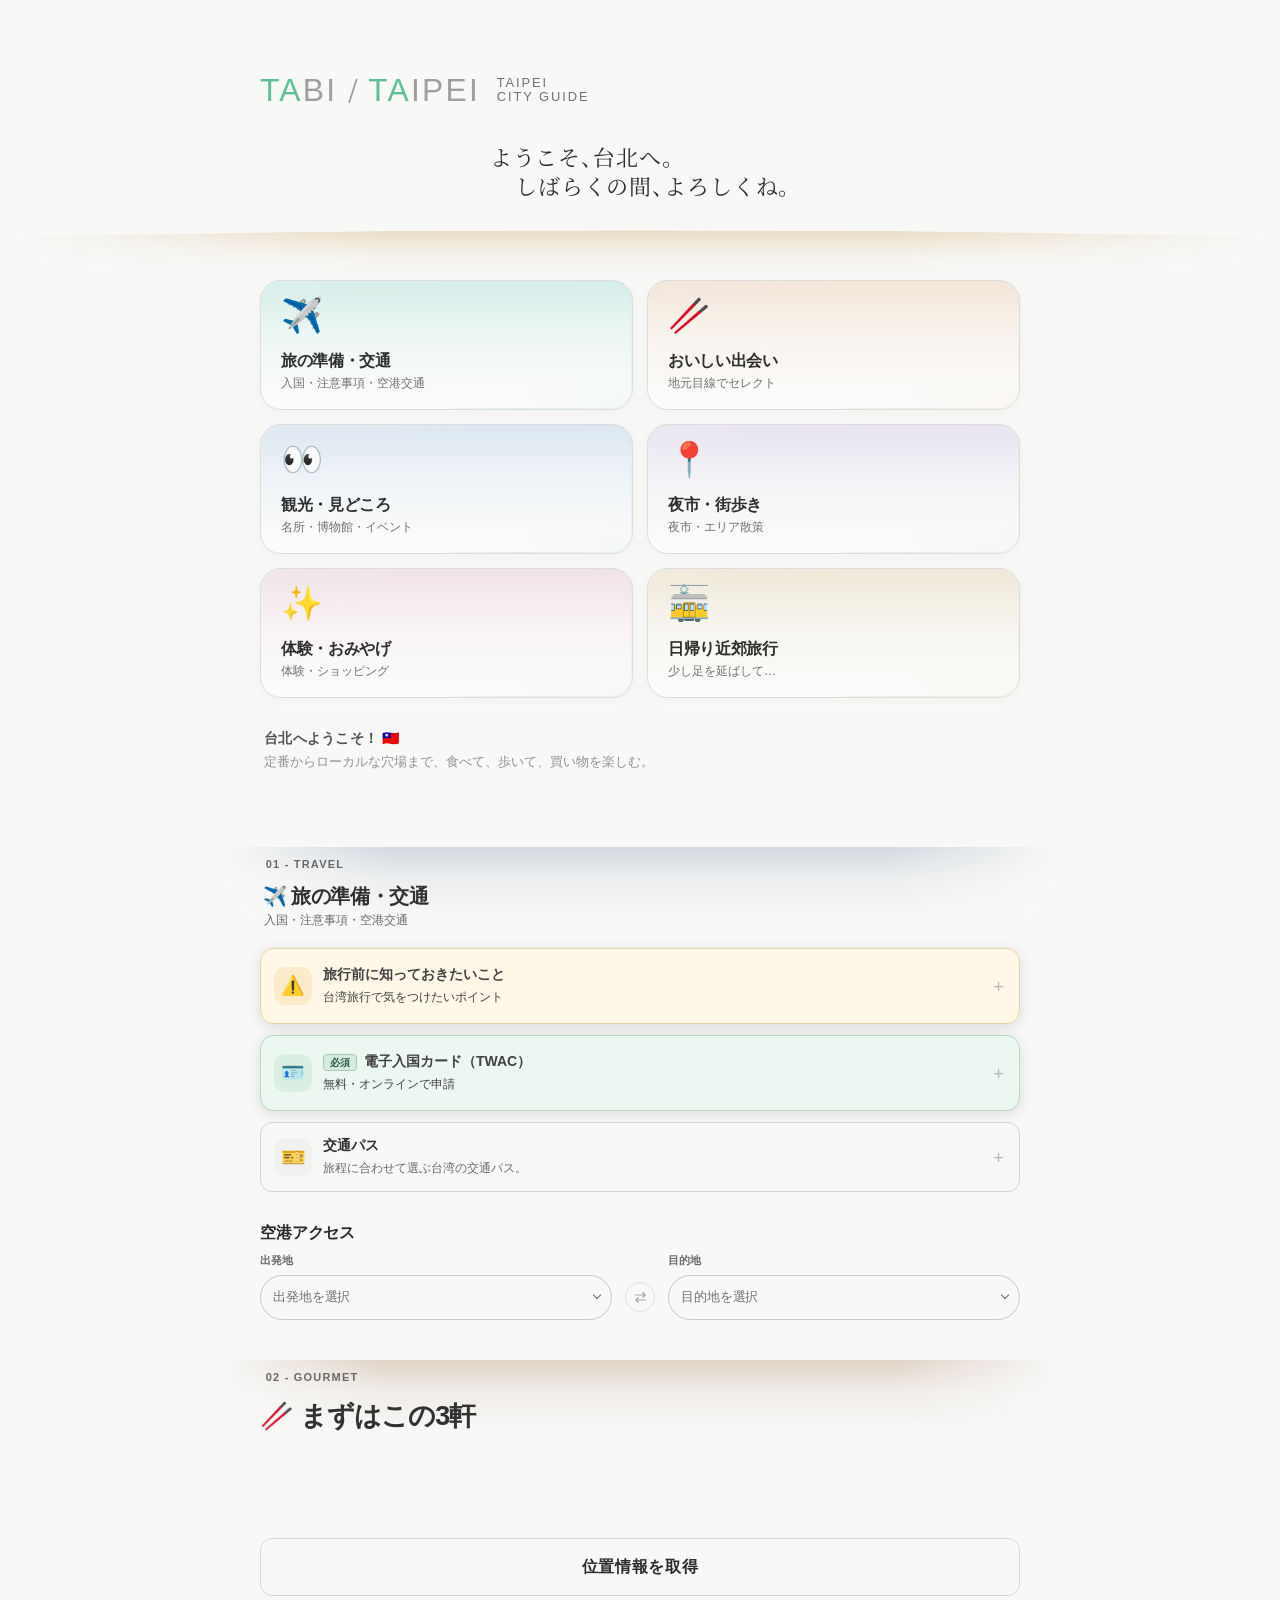
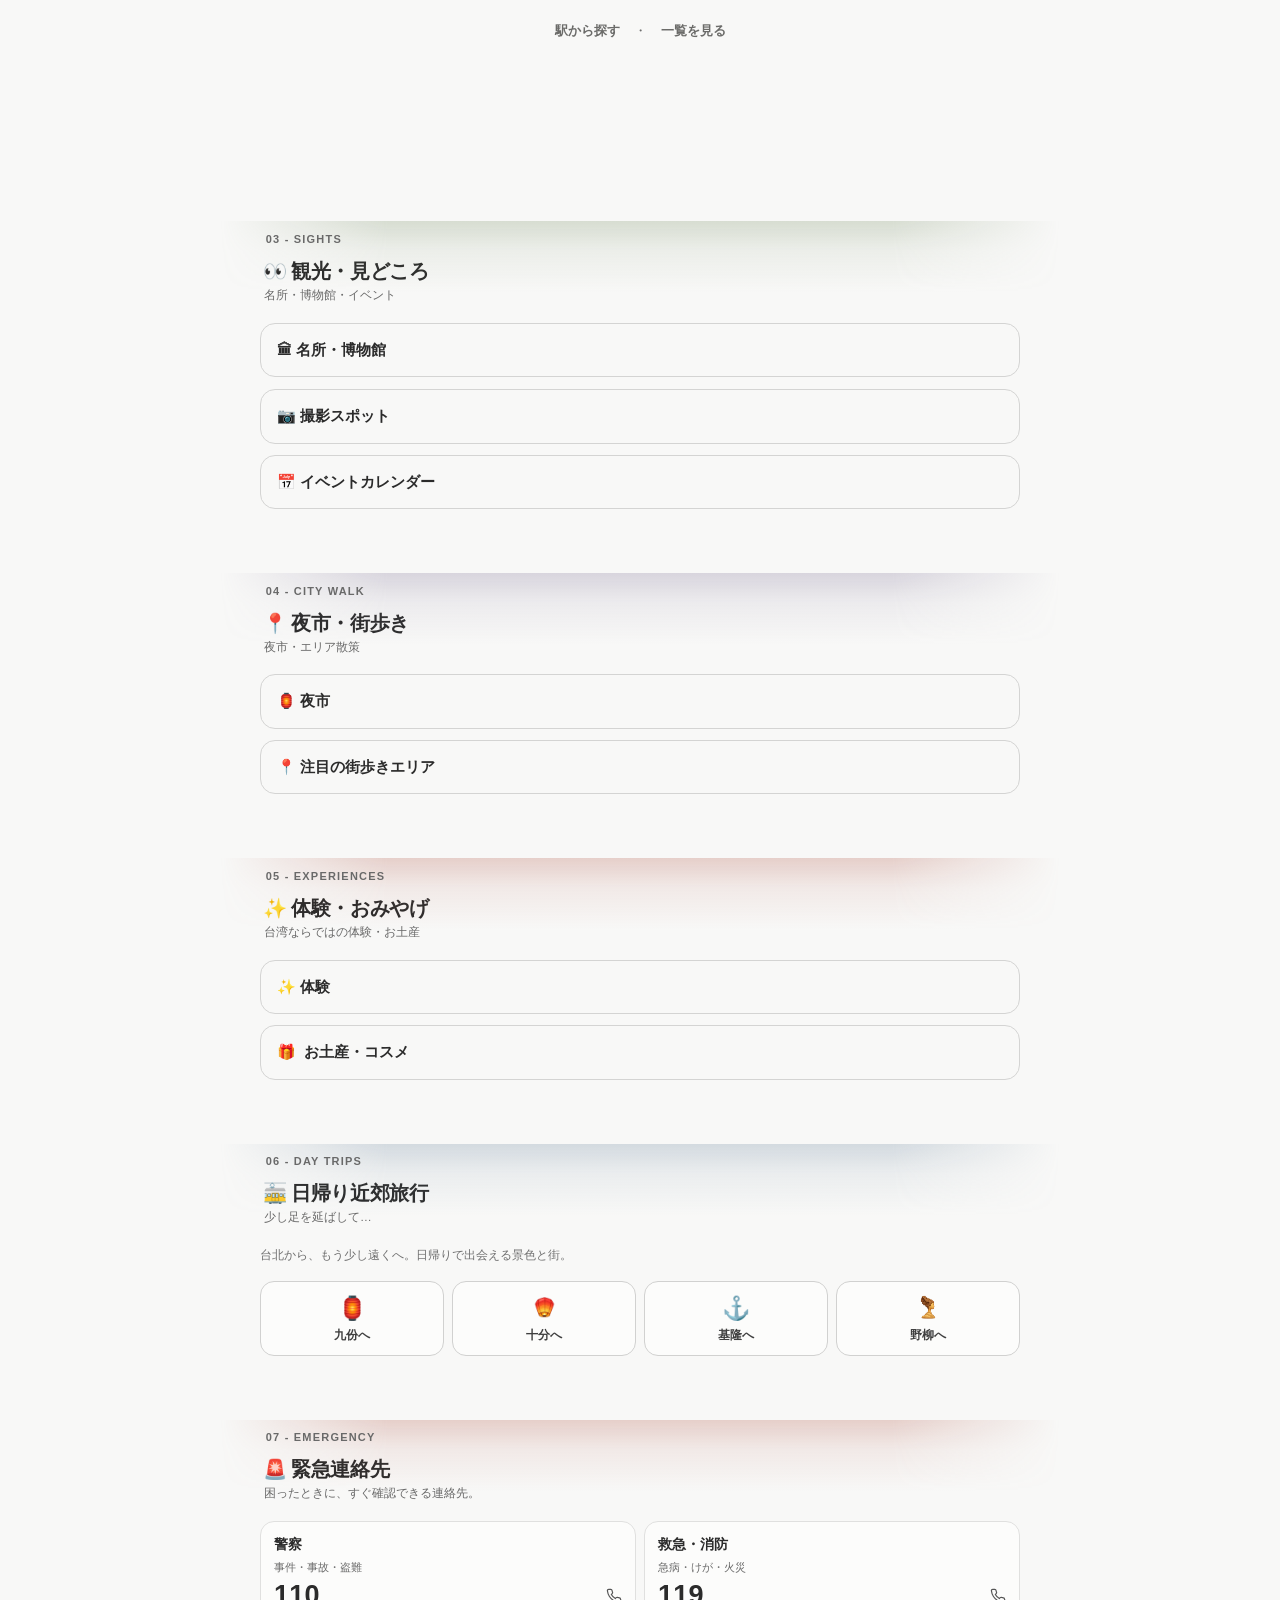
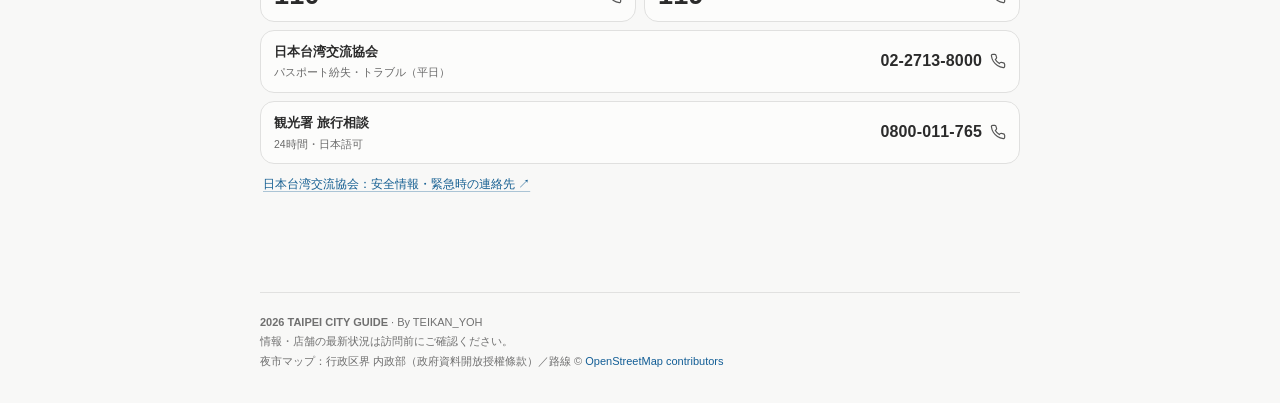
<file: food/index.html>
<!DOCTYPE html>
<html lang="ja">
<head>
<meta charset="utf-8">
<!-- v30.9.209: the food page now lives on the main guide. This old address
     forwards there, so bookmarks and shared links keep working. -->
<title>TAIPEI CITY GUIDE — 台北へようこそ！</title>
<meta name="robots" content="noindex">
<meta http-equiv="refresh" content="0; url=../#food">
<link rel="canonical" href="../">
<script>location.replace('../' + (location.hash || '#food'));</script>
</head>
<body>
<p><a href="../">TAIPEI CITY GUIDE を開く</a></p>
</body>
</html>
</file>
<file: css/guide.css>
/* v30.9.277 — clean-up (no visual change): removed 51 declarations that a later rule with the same selector always
   overrides, 67 rules whose classes/ids no longer exist anywhere in the site (incl. 3 never-matching typos:
   .travel-twacsummary, .tab-pillstrong, .daytrip-bus-route-choicestrong), and merged 21 repeated selectors.
   Verified: every element's computed style identical before/after in 88 page states (8 screen/theme set-ups). */
/* TAIPEI CITY GUIDE — v30.9.177 CSS maintenance.
   Original selector order, breakpoints, cascade and theme rules preserved. */
/* v30.9.113 maintenance — removed rules for markup that no longer exists, overridden declarations and their orphaned notes; cascade order preserved. */
/* TAIPEI CITY GUIDE v30 — safe consolidation; source rules unchanged. */

/* =================== CSS 01: base =================== */

*{box-sizing:border-box}
html{scroll-behavior:smooth;scroll-padding-top:22px;-webkit-text-size-adjust:100%;}
body{margin:0;font-family:-apple-system,BlinkMacSystemFont,"Hiragino Kaku Gothic ProN","Hiragino Sans","Noto Sans JP","Yu Gothic",sans-serif;line-height:1.75;font-size:14px;overflow-wrap:anywhere}
a{color:#bd4c3f;text-decoration:none}a:hover{text-decoration:underline}
button,a{-webkit-tap-highlight-color:transparent}
button:focus-visible,a:focus-visible,summary:focus-visible{outline:2px solid var(--accent);outline-offset:3px}
.wrapper{width:min(100% - 36px,760px);margin:0 auto}
.hero{padding:clamp(30px,8vw,60px) 0 10px}
.hero h1{font-size:clamp(28px,8vw,47px);line-height:1.1;letter-spacing:-.04em;margin:12px 0 17px;font-weight:830}
.hero .tagline{margin:0}
.quick-nav{margin:22px 0 12px;display:grid;grid-template-columns:repeat(2,minmax(0,1fr));gap:10px}
.nav-button{border-radius:17px;padding:15px 12px 13px;min-height:128px;display:flex;flex-direction:column;justify-content:space-between;position:relative;overflow:hidden;transition:transform .18s ease,box-shadow .18s ease}
.nav-button:hover{text-decoration:none;}
.nav-button:active{transform:scale(.975)}

.nav-icon{font-size:27px;line-height:1}.nav-copy{display:flex;flex-direction:column;gap:1px;padding-top:8px;z-index:1}
.nav-title{font-size:13px;font-weight:790;line-height:1.5;letter-spacing:-.02em}
.nav-subtitle{font-size:10px;line-height:1.5}
.divider{margin:32px 0 17px;border:0;border-top:1px solid var(--line)}
.site-content{padding-bottom:80px}
.site-content h2:not(:where(#taipei-recommender *)){font-size:19px;line-height:1.5;letter-spacing:-.025em;margin:32px 0 13px;scroll-margin-top:20px}
.site-content h3:not(:where(#taipei-recommender *)),.site-content h4:not(:where(#taipei-recommender *)){font-size:14px;line-height:1.5;margin:14px 0 8px;font-weight:730}
.site-content p:not(:where(#taipei-recommender *)){margin:8px 0;line-height:1.85}
.site-content hr{border:0;border-top:1px solid var(--line);margin:23px 0}
.jump-anchor{display:block;height:0;scroll-margin-top:16px}
.site-content details:not(:where(#taipei-recommender *)){border:1px solid var(--line);border-radius:12px;margin:9px 0;overflow:visible}
.site-content details.root-accordion{border-radius:15px;margin:11px 0}
.site-content details.root-accordion > summary{font-weight:730;font-size:15px;padding:15px 16px}
.site-content details.nested-accordion{border-radius:11px;margin:8px 0}
.site-content details.nested-accordion > summary{padding:11px 12px;font-size:13px;font-weight:650}
.site-content details summary:not(:where(#taipei-recommender *)){display:list-item;cursor:pointer;list-style:none;position:relative;padding:12px 13px;padding-right:35px;font-weight:650;line-height:1.5}
.site-content details summary::-webkit-details-marker{display:none}
.site-content details summary::after{content:"+";position:absolute;right:15px;top:50%;transform:translateY(-50%);font-size:19px;font-weight:400;line-height:1;transition:transform .22s ease}
/* v30.9.274: open = the + turns 45° into ×, instead of switching to − */
.site-content details[open] > summary::after{transform:translateY(-50%) rotate(45deg)}
.site-content details[open] > summary{border-bottom:1px solid var(--line)}
.site-content details > :not(summary):not(:where(#taipei-recommender *)){margin-left:14px;margin-right:14px}
.site-content details > :last-child:not(:where(#taipei-recommender *)){margin-bottom:14px}
.site-content details > .indented,.site-content details > .tab{margin-top:10px}

.site-content .block-color-gray_background{background:#fff}

.site-content .callout{padding:10px 13px;border-radius:10px;margin:10px 0}
.site-content ul,.site-content ol{padding-left:20px;margin:8px 0}
.site-content li{margin:4px 0}
.site-content ul.toggle{padding:0;list-style:none}
.site-content ul.toggle>li{list-style:none}
.site-content .indented{padding-left:10px}
.site-content .column{flex:1;min-width:140px}

.site-content table{max-width:100%;overflow-x:auto;border-collapse:collapse;font-size:12px;margin:10px 0}
.site-content th,.site-content td{border:1px solid #e9e9e9;padding:7px 8px;min-width:85px}

.site-content a[href^="https://maps.app.goo.gl"]::after{content:" ↗";font-size:10px;opacity:.58}
.site-content a:not([href^="https://maps.app.goo.gl"]):not(:where(#taipei-recommender *)){text-decoration:underline;text-underline-offset:3px}
.site-content mark{border-radius:3px;padding:0 1px}
.site-content figure{margin:12px 0}
.site-content figure figcaption{font-size:11px}

footer{border-top:1px solid var(--line);margin-top:24px;padding:20px 0 32px;font-size:11px}
@media(min-width:650px){.wrapper{width:min(100% - 64px,760px)}.quick-nav{gap:14px}.nav-button{min-height:144px;padding:17px 20px}.nav-title{font-size:16px}.nav-subtitle{font-size:12px}.nav-icon{font-size:34px}.site-content{font-size:15px}}
@media(prefers-reduced-motion:reduce){html{scroll-behavior:auto}.nav-button{transition:none}}

/* Restored original illustrated category icons, optimized for 2x mobile density. */
.inline-category-icon{display:inline-block;width:30px;height:30px;object-fit:contain;vertical-align:middle;margin-right:7px;flex:0 0 auto}
.site-content summary .inline-category-icon{vertical-align:middle}

/* === 2026-10-14: Dark mobile-first edition === */

body {background:var(--bg)}
a,.site-content a[href^="https://maps.app.goo.gl"] {color:var(--accent)}
.nav-button {color:var(--ink);border:1px solid #353e45;box-shadow:0 5px 18px rgba(0,0,0,.16)}
.nav-button:hover {box-shadow:0 8px 24px rgba(0,0,0,.22)}
.nav-button:nth-child(1) {background:#203033}
.nav-button:nth-child(2) {background:#342b26}
.nav-button:nth-child(3) {background:#273540}
.nav-button:nth-child(4) {background:#292737}
.nav-button:nth-child(5) {background:#342b31}
.nav-button:nth-child(6) {background:#342a31}
.site-content details:not(:where(#taipei-recommender *)),.site-content .block-color-gray_background {background:var(--paper)}
.site-content details.root-accordion {box-shadow:0 3px 14px rgba(0,0,0,.12)}

.site-content .block-color-yellow_background {background:#302a21}
.site-content .callout {background:#282923}
.site-content th,.site-content td {border-color:var(--line)}
.site-content mark {background:#554331;color:#f9e4ad}

.site-content figure figcaption,footer {color:var(--muted)}

/* Full-width embedded food search, sized to mobile height without lateral overflow. */
.food-browser-banner {display:block;margin:17px 0 22px;scroll-margin-top:14px}
@media(max-width:600px){
 .wrapper {width:calc(100% - 28px)}
 
 .quick-nav {gap:9px}
 .nav-button {min-height:118px;padding:14px 12px;border-radius:15px}
 .site-content details.root-accordion > summary {padding:14px 15px}
}
@media(max-width:365px){.nav-title{font-size:12px}.nav-subtitle{font-size:9px}.nav-icon{font-size:25px}}

/* --- Mobile category pills, based on the original Notion tab-bar design --- */
.site-content .tab[data-notion-tab-container] {display:block;min-width:0;max-width:100%;margin-top:6px}
.site-content .tab-pills {
  display:flex;gap:9px;align-items:center;overflow-x:auto;overflow-y:hidden;
  -webkit-overflow-scrolling:touch;overscroll-behavior-x:contain;
  scrollbar-width:none;white-space:nowrap;scroll-snap-type:x proximity;
  padding:7px 2px 13px;
}
.site-content .tab-pills::-webkit-scrollbar {display:none}
.site-content .tab-pill {
  appearance:none;display:inline-flex;flex:0 0 auto;
  justify-content:center;align-items:center;gap:7px;
  padding:8px 13px;min-height:43px;border-radius:999px;
  font:inherit;font-size:13px;
  line-height:1.4;font-weight:630;letter-spacing:-.01em;
  cursor:pointer;white-space:nowrap;scroll-snap-align:start;
  transition:background .15s,color .15s,border-color .15s;
}
.site-content .tab-pill[aria-selected="true"] {font-weight:740;
}
.site-content .tab-pill .inline-category-icon {width:25px;height:25px;margin:0;object-fit:contain}
.site-content .tab-pill .icon {font-size:22px;line-height:1;display:inline-flex;align-items:center}
.site-content .tab-panels {min-width:0;width:100%}
.site-content .tab-panel {min-width:0;padding:4px 1px 8px}
.site-content .tab-panel[hidden] {display:none!important}
.site-content .tab-panel > .indented {margin:0 1px;padding-left:0}
.site-content .tab-panel > .indented > :first-child {margin-top:7px}
.site-content .tab-panel .nested-accordion {margin:8px 0}
@media(max-width:600px) {
 .site-content .tab-pills {gap:6px;margin-right:-3px;padding:6px 2px 11px}
 .site-content .tab-pill {padding:8px 11px;font-size:12.5px}
 .site-content .tab-pill .inline-category-icon {width:23px;height:23px}
 .site-content details.root-accordion > .indented {margin-left:11px;margin-right:11px}
}

/* 2026-10-14: destination links and low-contrast, unboxed notes */
.site-content a[href^="https://maps.app.goo.gl"] {
  color:#9ed5f4;
  font-weight:700;
  text-decoration:underline;

  text-underline-offset:3px;
}
.site-content a[href^="https://maps.app.goo.gl"]:hover {
  color:#c4e6ff;
  text-decoration-color:currentColor;
}
.site-content .venue-list-item {
  font-size:13px;
}
.site-content .venue-list-item > a[href^="https://maps.app.goo.gl"],
.site-content .venue-list-item mark a[href^="https://maps.app.goo.gl"] {
  color:#9ed5f4;
  font-size:14px;
}
.site-content .venue-list-item mark {
  color:inherit;
  background:transparent !important;
  padding:0;
}
.site-content .callout,
.site-content .callout.block-color-gray_background {
  border-radius:0;
  padding:4px 0;
}
.site-content .callout p {color:inherit}
.site-content .callout mark:not(:has(a)) {
  background:transparent;
  color:inherit;
}
/* Remove Notion text-highlight backgrounds; keep original emphasis colors. */

/* === Typography hierarchy & subtle navigation surfaces, 2026-10-14 ===
   H1 / section / accordion = clear, near-white.
   Reading text = softer cool white.
   Metadata and editorial notes = muted blue-gray.
   Links = one consistent, accessible pale blue.
   Gold and coral = editorial emphasis, never background highlight. */

.hero h1,.hero .welcome {color:var(--text-heading)}
footer {color:var(--text-caption)}
.nav-title {color:var(--text-heading)}
.nav-subtitle {color:var(--text-secondary)}

.site-content h2:not(:where(#taipei-recommender *)) {color:var(--text-heading);font-weight:790}
.site-content h3:not(:where(#taipei-recommender *)),.site-content h4:not(:where(#taipei-recommender *)) {color:#E6ECEF}
.site-content p:not(:where(#taipei-recommender *)),.site-content li,.site-content td {color:var(--text-body)}
.site-content th {color:var(--text-heading)}
.site-content details.root-accordion > summary {color:var(--text-heading)}
.site-content details.nested-accordion > summary {color:#E0E8EC}
.site-content details summary::after {color:#A9B8C2}
/* v30.9.276: light mode — the same lightness without the blue tint */
html[data-theme="light"] .site-content details summary::after{color:#B6B6B5}
.site-content details:not(:where(#taipei-recommender *)) {background:var(--paper)}
.site-content details.nested-accordion {background:#242E35}
.site-content figure figcaption {color:var(--text-caption)}

/* Links remain easy to recognize, without competing with section headings. */
a,.site-content a:not(:where(#taipei-recommender *)),.site-content a[href^="https://maps.app.goo.gl"],.site-content .venue-list-item > a[href^="https://maps.app.goo.gl"],.site-content .venue-list-item mark a[href^="https://maps.app.goo.gl"] {
  color:var(--link);
}
a:hover,.site-content a:hover,.site-content a[href^="https://maps.app.goo.gl"]:hover {
  color:var(--link-hover);
}
.site-content a[href^="https://maps.app.goo.gl"] {
  text-decoration-color:rgba(169,216,243,.58);
  text-decoration-thickness:1px;
}
.site-content a:not([href^="https://maps.app.goo.gl"]):not(:where(#taipei-recommender *)) {
  text-decoration-color:rgba(169,216,243,.48);
}
.site-content .venue-list-item {color:var(--text-caption)}
.site-content .venue-list-item mark:not(.highlight-yellow):not(.highlight-red),
.site-content .venue-list-item em {color:inherit}

/* Preserve Notion's editorial emphasis as text only: no yellow blocks. */
.site-content mark,.site-content mark[class*="highlight-"] {
  background:transparent !important;
  box-shadow:none !important;
  color:inherit;
  padding:0;
}
.site-content mark.highlight-gray {color:var(--text-caption)}
.site-content mark a {color:var(--link)}
.site-content strong:not(:where(#taipei-recommender *)) {font-weight:750}

/* Editorial notes keep a transparent background and a quieter tone. */
.site-content .callout,.site-content .callout.block-color-gray_background {
  background:transparent !important;
  color:var(--text-caption);
  border:0;
  box-shadow:none;
}
.site-content .callout p,.site-content .callout li {color:inherit}
.site-content .section-note,.site-content .section-note mark {
  color:var(--text-caption) !important;
  background:transparent !important;
}

/* All pills have a visible but understated surface; active pill gets a clearer edge. */
.site-content .tab-pill {
  color:#C7D2D9;
  background:#2B353D;
  border:1px solid #40505B;
  box-shadow:0 1px 0 rgba(255,255,255,.025) inset;
}
.site-content .tab-pill[aria-selected="true"] {
  color:var(--text-heading);
  background:#40525E;
  border-color:#7695A7;
  box-shadow:0 1px 0 rgba(255,255,255,.06) inset;
}
.site-content .tab-pill:hover {color:var(--text-heading);background:#354550;border-color:#647E8C}
.site-content .tab-pill[aria-selected="true"]:hover {background:#465D6A}
.site-content .tab-pill:focus-visible {outline-color:var(--link)}
@media (prefers-reduced-motion:reduce) {
  .site-content .tab-pill {transition:none}
}

/* Six balanced 2-column chapter links on mobile and desktop. */
@media (max-width: 649px) {
  .quick-nav .nav-button {min-height:108px;padding:13px 12px 12px}
  .quick-nav .nav-title {font-size:clamp(12px,3.25vw,13px);line-height:1.4}
}
@media (min-width:650px) {.quick-nav .nav-button {min-height:130px}}
/* Give new major categories a distinct visual boundary. */
.site-content .chapter-divider {border-color:var(--line);margin:24px 0 19px}

/* The original title is the food-search link; no extra visual button treatment. */
.hero h1 .hero-title-link,
.hero h1 .hero-title-link:visited,
.hero h1 .hero-title-link:hover {
  display:inline-block;color:inherit;text-decoration:none!important;
}
.hero h1 .hero-title-link:focus-visible {outline:2px solid #83d3b0;outline-offset:5px;border-radius:3px;}
.site-content a.section-jump-button {
  display:inline-flex;align-items:center;gap:8px;max-width:100%;
  padding:10px 14px;border:1px solid #40505b;border-radius:999px;
  background:#28343b;color:#dce4e8;font-size:12px;line-height:1.5;font-weight:700;
  text-decoration:none;transition:background .16s ease,border-color .16s ease;
}
.site-content a.section-jump-button:hover {background:#33454f;border-color:#7896a7;color:#f5f7f8;text-decoration:none;}

@media(prefers-reduced-motion:reduce){.site-content a.section-jump-button{transition:none;}}

/* When an accordion opens, show its heading above the revealed content. */
.site-content details > summary:not(:where(#taipei-recommender *)) { scroll-margin-top: 22px; }

/* Restore original Notion emoji stored in empty data-emoji spans. */
.site-content .icon[data-emoji]::before {content:attr(data-emoji);}

/* Airport access — compact route cards / boarding pass-inspired structure. */
.site-content details.airport-access {border-color:#40515a;}
.site-content .airport-access > .indented {margin-left:12px;margin-right:12px;}
.site-content .airport-access .tab-pills {gap:7px;}
.site-content .airport-access .tab-pill {font-size:12px;min-height:42px;}

/* =================== CSS 02: block_1 =================== */
/* Page header refinements */
.hero h1 span { color: #F5F7F8; }

/* Use the original lantern illustration at a compact, legible size. */
.site-content details.root-accordion > summary .sky-lantern-icon {
  width:21px;height:21px;object-fit:contain;margin-right:2px;
  vertical-align:-4px;display:inline-block;
}

/* =================== CSS 03: food-search-styles =================== */

#food-explorer, #food-explorer *, #food-explorer *::before, #food-explorer *::after{ box-sizing: border-box; }

#food-explorer{-webkit-text-size-adjust:100%;--page:#191a1a;--surface:#252727;--text:#f0f2f0;--muted:#aab0ac;--border:#393d3a;--soft:#2d312e;--accent:#83d3b0;--accent-faint:#233c30;--focus:#4bbf8b;font-family:-apple-system, BlinkMacSystemFont, "Hiragino Kaku Gothic ProN", "Yu Gothic", "Noto Sans JP", sans-serif}
#food-explorer .search-shell{
    display: flex; align-items: center; gap: 10px;
    padding: 0 13px;
    border: 1.5px solid var(--border);
    border-radius: 12px;
    background: var(--soft);
    transition: border-color .15s, box-shadow .15s;
  }
#food-explorer .search-shell:focus-within{ border-color: var(--accent); box-shadow: 0 0 0 3px var(--accent-faint); }
#food-explorer .search-svg{ display: block; color: var(--muted); width: 20px; height: 20px; flex-shrink: 0; }
#food-explorer input{
    min-width: 0; width: 100%; height: 49px;
    border: 0; outline: none; padding: 0; background: transparent;
    font: inherit; font-size: 16px; color: var(--text);
    appearance: none;
  }
#food-explorer input::placeholder{ color: var(--muted); opacity: .9; }
#food-explorer input::-webkit-search-cancel-button{ display: none; }
#food-explorer .clear{
    display: none; width: 30px; height: 30px; flex-shrink: 0;
    border: none; border-radius: 50%; background: var(--border);
    font-size: 17px; color: var(--muted); cursor: pointer;
  }
#food-explorer .clear.visible{ display: inline-grid; place-items: center; }
#food-explorer .clear:focus-visible, #food-explorer .quick button:focus-visible{ outline: 2px solid var(--focus); outline-offset: 2px; }
#food-explorer .quick{ display: flex; flex-wrap: wrap; align-items: center; gap: 7px; margin-top: 12px; font-size: 12px; color: var(--muted); }
#food-explorer .quick button{
    font: inherit; color: var(--muted); background: transparent; border: 1px solid var(--border);
    padding: 3px 9px; border-radius: 30px; cursor: pointer;
  }
#food-explorer .quick button:hover{ border-color: var(--accent); color: var(--accent); }

#food-explorer .results-head{ display: flex; gap: 10px; align-items: center; justify-content: space-between; padding-bottom: 9px; border-bottom: 1px solid var(--border); }

#food-explorer .result-count{ font-size: 12px; color: var(--muted); font-variant-numeric: tabular-nums; }
#food-explorer .empty{ padding: 32px 10px; text-align: center; color: var(--muted); font-size: 13px; }
#food-explorer .empty .emoji{ font-size: 24px; display: block; margin-bottom: 7px; }
#food-explorer .result{ display: flex; align-items: start; justify-content: space-between; gap: 10px; padding: 13px 2px; border-bottom: 1px solid var(--border); }
#food-explorer .result:last-child{ border-bottom: 0; }

#food-explorer .desc{ font-size: 12px; overflow-wrap: anywhere; }
#food-explorer .tag{ white-space: nowrap; font-size: 10px; padding: 3px 6px; border-radius: 6px; color: var(--muted); background: var(--soft); margin-top: 3px; }
#food-explorer .result-meta{
  display: flex;
  flex-direction: column;
  align-items: flex-end;
  gap: 6px;
  flex-shrink: 0;
}
#food-explorer .spice{
  font-size: 10px;
  line-height: 1.2;
  white-space: nowrap;
  display:inline-flex;
  align-items:center;
  justify-content:center;
  min-height:14px;
}
#food-explorer .spice.maybe{
  padding:0;
}
#food-explorer .spice.maybe .spice-icon{
  display:block;
  width:1.15em;
  height:1.15em;
  object-fit:contain;
  opacity:.84; /* Softer red without changing the original illustration. */
}

#food-explorer #results.scrolling{
    overflow-y: auto;
    overflow-x: hidden;
    scrollbar-gutter: stable;
    scrollbar-width: thin;
    scrollbar-color: var(--muted) var(--soft);
    overscroll-behavior: contain;
  }
#food-explorer #results.scrolling::-webkit-scrollbar{ width: 7px; }
#food-explorer #results.scrolling::-webkit-scrollbar-thumb{ background: var(--muted); border-radius: 8px; }
#food-explorer .scroll-tip{
    font-size: 10px;
    margin: 4px 2px 0;
    color: var(--muted);
    display: flex;
    flex-wrap: wrap;
    align-items: center;
    justify-content: center;
    gap: 3px 9px;
    text-align: center;
  }
#food-explorer .scroll-tip[hidden], #food-explorer #scroll-text[hidden]{ display: none; }
#food-explorer .foot{ text-align: center; font-size: 11px;  }
@media  (max-width: 420px) {
#food-explorer .tag{ font-size: 9px; }
#food-explorer .result{ gap: 5px; }
}
@media  (prefers-reduced-motion: reduce) {#food-explorer, #food-explorer *{ transition: none !important; }}
/* Original food-search surface (#252727), with the existing mint-green accents. */
#food-explorer{display:block;width:100%;margin:0;padding:0;color-scheme:dark;background:transparent;color:var(--text);font-size:14px;line-height:1.55;}
#food-explorer .food-panel{
  width:100%;max-width:none;margin:0;
  padding:22px 20px 18px;
  border:1px solid var(--border);
  border-radius:18px;
  background:var(--surface);
  box-shadow:none;
}
/* The guide's global paragraph and heading rules must not recolor food search text. */
#food-explorer .intro{font-size:12px;color:var(--muted);margin:0 0 19px;line-height:1.55;}
#food-explorer .desc{color:var(--muted);margin:0;line-height:1.55;}
#food-explorer .foot{color:var(--muted);margin:10px 0 0;line-height:1.55;}
#food-explorer .food-title{font-size:clamp(20px,4.8vw,27px);font-weight:760;line-height:1.3;letter-spacing:normal;margin:0 0 6px;color:var(--text);}
#food-explorer .results-head h3{margin:0;font-size:13px;font-weight:750;line-height:1.55;color:var(--text);}
#food-explorer .dish{margin:0 0 3px;font-size:15px;font-weight:725;line-height:1.4;color:var(--text);}
#food-explorer mark{background:#365E4B;color:#fff;border-radius:2px;padding:0 1px;}
#food-explorer .search-shell input{height:49px;font-size:16px;color:var(--text);background:transparent;}
#food-explorer .search-shell input::placeholder{color:var(--muted);}
#food-explorer .quick button{touch-action:manipulation;}
@media(max-width:420px){#food-explorer .food-panel{padding:18px 13px 15px;border-radius:15px;}}

/* =================== CSS 05: venue-directory-style =================== */

/* === Recommended places: automatically numbered, tag-based directory === */
.site-content .venue-directory-section ol.venue-directory-list {
  list-style:none;
  margin:0;
  padding:0;
}
.site-content .venue-directory-section li.venue-row {
  list-style:none;
  display:grid;
  grid-template-columns:24px minmax(0,1fr);
  align-items:start;
  column-gap:10px;
  margin:0;
  padding:11px 3px 12px;
  border-bottom:1px solid rgba(129,153,168,.20);
  min-width:0;
}
.site-content .venue-directory-section li.venue-row::marker {content:""}
.site-content .venue-directory-section .venue-row-index {
  padding-top:3px;

  line-height:1.7;
  font-weight:650;
  letter-spacing:.035em;
  font-variant-numeric:tabular-nums;
  color:#8499A7;
}
.site-content .venue-directory-section .venue-row-body {min-width:0;display:flex;flex-direction:column;gap:7px;}
.site-content .venue-directory-section .venue-name-line {

  flex-wrap:wrap;

  line-height:1.5;
}
.site-content .venue-directory-section .venue-name-line a.venue-main-link {
  font-size:14px;
  font-weight:680;
  color:var(--link);
  line-height:1.5;
  text-decoration:none!important;
  overflow-wrap:anywhere;
}
.site-content .venue-directory-section .venue-name-line a.venue-main-link:hover,
.site-content .venue-directory-section .venue-name-line a.venue-main-link:focus-visible {
  color:var(--link-hover);
  text-decoration:underline!important;
  text-underline-offset:3px;
}
.site-content .venue-directory-section .venue-name-line a.venue-main-link::after {
  content:" ↗";
  font-size:11px;
  opacity:.70;
  font-weight:500;
}
.site-content .venue-directory-section .venue-name-separator {color:#728893;font-size:12px}
.site-content .venue-directory-section .venue-tag-list {display:flex;flex-wrap:wrap;gap:5px 6px;min-width:0}
.site-content .venue-directory-section .venue-tag {
  display:inline-flex;
  align-items:center;
  max-width:100%;
  padding:3px 8px;
  border:1px solid #40505B;
  border-radius:5px;
  background:#2B353D;
  color:#CBD6DC;

  font-weight:550;
  line-height:1.45;
  overflow-wrap:anywhere;
}
.site-content .venue-directory-section .venue-tag--featured,
.site-content .venue-directory-section .venue-tag--tone-gold {
  border-color:#66533B;
}
.site-content .venue-directory-section .venue-tag--caution,
.site-content .venue-directory-section .venue-tag--tone-red {
  background:#3F3032;
  border-color:#725252;
  color:#F4A89B;
}
.site-content .venue-directory-section .venue-extra-note {

  line-height:1.6;
  color:var(--text-caption);
}
.site-content .venue-directory-section .venue-secondary-links {

  font-size:11px;
  line-height:1.6;
}
.site-content .venue-directory-section .venue-secondary-links a {

  border-bottom:1px solid rgba(169,216,243,.42);

}
.site-content .venue-directory-section .venue-secondary-links a:hover {color:#D2ECFC;border-bottom-color:currentColor}

@media (max-width:365px) {
  .site-content .venue-directory-section li.venue-row {grid-template-columns:21px minmax(0,1fr);column-gap:7px}
  .site-content .venue-directory-section .venue-name-line a.venue-main-link {font-size:13.5px}
}
/* === Scrollable place directories: category tabs remain visible outside the list. === */
.site-content .venue-directory-section .tab-panel {
  max-height:min(54svh, 480px);
  overflow-y:auto;overflow-x:hidden;
  scrollbar-width:thin;scrollbar-color:#5B707C transparent;
  -webkit-overflow-scrolling:touch;
  overscroll-behavior-y:auto;
}
.site-content .venue-directory-section .tab-panel::-webkit-scrollbar {width:5px;}
.site-content .venue-directory-section .tab-panel::-webkit-scrollbar-thumb{background:#5B707C;border-radius:8px;}
.site-content .venue-directory-section .tab-panel:focus-visible{outline:2px solid #85B3CD;outline-offset:-2px;border-radius:7px;}
/* The name stays on the left; secondary booking / official links are right aligned. */
.site-content .venue-directory-section .venue-name-line {
  display:grid;grid-template-columns:minmax(0,1fr) auto;
  align-items:start;gap:7px;min-width:0;
}
.site-content .venue-directory-section .venue-primary-links{min-width:0;overflow-wrap:anywhere;line-height:1.6;}
.site-content .venue-directory-section .venue-secondary-links{
  display:flex;align-items:flex-start;justify-content:flex-end;gap:4px;
  max-width:128px;min-width:0;flex-wrap:wrap;
}
.site-content .venue-directory-section .venue-secondary-links a{
  display:inline-flex;align-items:center;justify-content:center;
  padding:4px 6px;background:#273944;border:1px solid #4A6574;
  border-radius:6px;text-align:center;text-decoration:none!important;line-height:1.4;max-width:128px;
  overflow-wrap:anywhere;
}
.site-content .venue-directory-section .venue-secondary-links a::after{content:"↗";opacity:.8;margin-left:3px;font-size:9px;}
@media(max-width:365px){
 .site-content .venue-directory-section .venue-secondary-links{max-width:100px;}
 .site-content .venue-directory-section .venue-secondary-links a{padding:4px 5px;}
}
/* Directory tags: keep each short label on one line when it fits.
   Wrap the whole label to the next row only if necessary; never hide tags behind a swipe. */
@media(max-width:600px) {
  .site-content .venue-directory-section .venue-tag-list {
    display:flex;flex-wrap:wrap;overflow:visible;
    max-width:100%;min-width:0;gap:5px 6px;
  }
  .site-content .venue-directory-section .venue-tag {
    flex:0 0 auto;max-width:100%;
    white-space:normal;overflow-wrap:anywhere;
  }
}

/* =================== CSS 06: mobile-search-travel-daytrips =================== */

/* === Oct 2026: mobile food index / calmer travel cards / daytrip directory === */
@media (max-width: 600px) {
  /* Use almost the entire phone width; keep a little breathing room at the edge. */
  .site-content .food-browser-banner {margin-left:-5px;margin-right:-5px;margin-top:15px;margin-bottom:24px;}
  #food-explorer .food-panel {padding:16px 13px 13px;border-radius:15px;}
  #food-explorer .food-title {font-size:clamp(20px,5.4vw,23px);margin-bottom:4px;}
  #food-explorer .intro {font-size:11.5px;margin-bottom:13px;line-height:1.6;}
  #food-explorer .search-shell {padding:0 11px;gap:8px;border-radius:11px;}
  #food-explorer .search-shell input {height:46px;font-size:16px;} /* prevent iOS input-focus zoom */
  #food-explorer .search-svg {width:18px;height:18px;}
  #food-explorer .quick {
    flex-wrap:nowrap;overflow-x:auto;overflow-y:hidden;scrollbar-width:none;
    -webkit-overflow-scrolling:touch;gap:6px;margin-top:10px;padding-bottom:3px;
    overscroll-behavior-x:contain;
  }
  #food-explorer .quick::-webkit-scrollbar {display:none;}
  #food-explorer .quick > span {flex:0 0 auto;margin-right:3px;}
  #food-explorer .quick button {flex:0 0 35px;height:35px;display:inline-grid;place-items:center;padding:0;font-size:16px;}
  
  
  
  #food-explorer .results-head {padding-bottom:8px;}
  #food-explorer .result {padding:11px 1px;gap:8px;}
  #food-explorer .dish {line-height:1.45;}
  #food-explorer .desc {font-size:11px;line-height:1.5;}
  #food-explorer .tag {font-size:9px;margin-top:1px;}
  #food-explorer #results.scrolling {scrollbar-gutter:auto;}
  #food-explorer .scroll-tip {margin-top:5px;font-size:10px;}
  #food-explorer .foot {margin-top:7px;font-size:10px;}
}
@media (max-width:350px) {
  #food-explorer .food-panel {padding:14px 10px 12px;}
  #food-explorer .result {gap:6px;}
  #food-explorer .dish {font-size:13.5px;}
  #food-explorer .quick button {flex-basis:32px;height:34px;}
}
/* Back-to-top appears during scrolling, then fades after the user stops for a moment. */
/* Two essential travel cards are legible but not visually competing yellow blocks. */
.site-content details.root-accordion.travel-caution,
.site-content details.root-accordion.travel-twac {overflow:visible;border-radius:14px;}
.site-content details.root-accordion.travel-caution {background:#292D2B;border-color:#5C5845;}
.site-content details.root-accordion.travel-twac {background:#22332F;border-color:#507666;}
.site-content details.travel-caution > summary,
.site-content details.travel-twac > summary {border-radius:13px;}
.site-content details.travel-caution > summary.travel-key-summary,
.site-content details.travel-twac > summary.travel-key-summary {
  display:flex;align-items:center;gap:11px;min-height:74px;padding:13px 38px 13px 13px;
}
.site-content .travel-key-icon {
  width:38px;height:38px;flex:0 0 38px;display:grid;place-items:center;
  border-radius:11px;font-size:19px;background:rgba(255,255,255,.06);
}
.site-content .travel-key-copy {min-width:0;display:flex;flex-direction:column;gap:3px;}
.site-content .travel-key-title {color:#F5F7F8;font-weight:760;font-size:14px;line-height:1.5;}
.site-content .travel-key-subtitle {color:#BCC9C9;font-size:11px;font-weight:460;line-height:1.5;}
.site-content .travel-required {
  color:#CDEEDD;background:#2B5848;border:1px solid #457866;
  padding:2px 6px;border-radius:4px;font-size:10px;font-weight:730;
  margin-right:7px;white-space:nowrap;
}
.site-content .travel-caution > .indented,
.site-content .travel-twac > .indented {margin-top:10px;}
.site-content .travel-caution > .indented > .bulleted-list:first-child {
  background:#373429;border-left:0;
  padding:10px 10px 10px 29px;border-radius:5px;
  font-size:12px;line-height:1.8;
}

.site-content .travel-twac em {color:#B3C0BB;}
/* Nearby travel: a destination directory, not four more airport transport cards. */
.site-content .destination-lead {font-size:12px;color:var(--text-caption);margin:0 0 15px;line-height:1.7;}
.site-content details.root-accordion.destination-card {
  background:#1E282E;border:1px solid #3D4D57;border-radius:13px;margin:9px 0;
}
.site-content details.destination-card > summary::after {
  content:"";width:8px;height:8px;border-right:1.6px solid #AFC0C9;
  border-bottom:1.6px solid #AFC0C9;right:17px;
  transform:translateY(-65%) rotate(45deg);
}
.site-content details.destination-card[open] > summary::after {content:"";transform:translateY(-30%) rotate(225deg);}
.site-content details.destination-card[open] > summary {border-bottom:1px solid #3D4D57;}
@media(max-width:350px) {
  .site-content .travel-key-title {font-size:13px;}
}

/* === Editorial polish: in-page links are clear without repeated external arrows. === */
.site-content a[href]::after,
.site-content .venue-directory-section .venue-name-line a.venue-main-link::after,
.site-content .venue-directory-section .venue-secondary-links a::after {
  content:none!important;
  display:none!important;
}
/* Keep the existing underline/contrast for discoverability without decoration. */
.site-content .venue-directory-section .venue-name-line a.venue-main-link:hover {text-decoration:underline!important;}

/* === Travel basics: prominent caution, then calm scan-friendly topic rows. === */
.site-content .travel-caution > .indented {padding:2px 0 5px;}
.site-content .travel-alert {
  background:#383125;border:1px solid #63523B;
  border-radius:10px;padding:12px 12px 13px;margin:4px 0 13px;
}
.site-content .travel-alert-label {
  display:block;color:#EBD0A5;font-size:10px;font-weight:760;
  letter-spacing:.10em;margin:0 0 6px;line-height:1.4;
}
.site-content .travel-caution .travel-alert .bulleted-list,
.site-content .travel-caution .travel-alert .bulleted-list:first-child {
  margin:0;padding:0;list-style:none;background:none;border:0;
  color:#F2E9DB;font-size:12px;line-height:1.75;
}
.site-content .travel-caution .travel-alert li {list-style:none!important;color:#F2E9DB;margin:0;}
.site-content .travel-caution details.travel-topic {
  background:#242D30;border:1px solid #3B494D;
  border-radius:10px;margin:7px 0;overflow:hidden;
}
.site-content .travel-caution details.travel-topic > summary.travel-topic-summary {
  display:flex;align-items:center;gap:10px;min-height:65px;
  padding:11px 36px 11px 11px;
  font-size:13px;line-height:1.45;
}
.site-content .travel-topic-icon {
  display:grid;place-items:center;flex:0 0 32px;width:32px;height:32px;
  border-radius:9px;background:#354248;font-size:17px;
}
.site-content .travel-topic-copy {min-width:0;display:flex;flex-direction:column;gap:2px;}
.site-content .travel-topic-title {line-height:1.5;font-weight:700;color:#EDF1F2;}
.site-content .travel-topic-subtitle {color:#A4B4BA;font-weight:440;}
.site-content .travel-caution details.travel-topic[open] {background:#283339;border-color:#53646B;}
.site-content .travel-caution details.travel-topic[open] > summary {border-color:#40525A;}
.site-content .travel-caution details.travel-topic > .indented {margin:10px 11px 12px;padding:0;}
.site-content .travel-caution aside.travel-tip,
.site-content .travel-caution aside.travel-tip.block-color-gray_background {
  display:block!important;

  white-space:normal!important;
}
.site-content .travel-caution aside.travel-tip:last-child {margin-bottom:0!important;}
.site-content .travel-caution aside.travel-tip > div:first-child {display:none!important;}
.site-content .travel-caution aside.travel-tip > div:last-child {width:100%!important;min-width:0;}
.site-content .travel-caution aside.travel-tip p,
.site-content .travel-caution aside.travel-tip li {
  color:#CED9DC!important;margin:0 0 7px;
}
.site-content .travel-caution aside.travel-tip p:last-child {margin-bottom:0;}
.site-content .travel-caution aside.travel-tip strong {color:#F2F6F5;}

/* TWAC: compact green action, not an oversized framed block. */
.site-content .travel-twac > .indented {margin-top:7px;margin-bottom:12px;}
.site-content .travel-twac .bulleted-list {
  list-style:none;padding:0;margin:4px 0 0;
}
.site-content .travel-twac .bulleted-list > li {list-style:none!important;margin:0;color:#CAD9D3;line-height:1.9;}
.site-content .travel-twac .bulleted-list em {
  display:block;margin-top:8px;padding:9px 11px;
  border-radius:7px;background:#1C2B28;
  color:#B4C9BF;
  line-height:1.75;font-style:normal;
}

/* === Nearby destinations: transport tabs and steps within the destination cards. === */
.site-content .destination-body {padding:4px 0 11px!important;min-width:0;}
.site-content .destination-guide-label {
  display:flex;align-items:center;gap:7px;margin:4px 1px 7px!important;
  font-size:10.5px;font-weight:700;color:#A5BDC8;letter-spacing:.015em;
}
.site-content .destination-guide-label::before {
  content:none;display:none;
}
.site-content .destination-card .tab-pills {padding:4px 0 11px;gap:6px;}
.site-content .destination-card .tab-pill {
  min-height:39px;padding:7px 10px;
  background:#283740;border-color:#465863;
}
.site-content .destination-card .tab-pill[aria-selected=true] {
  background:#405863;border-color:#7599A5;
}

.site-content .destination-card .tab-panel > .indented {margin:0;padding:0;}
.site-content .destination-card .tab-panel > .indented > p:first-child {
  margin:1px 0 10px;color:#BFD0D8;line-height:1.65;
}
.site-content .destination-card .tab-panel em mark.highlight-gray {color:#A8BCC5!important;}

.site-content .destination-card .tab-panel details.nested-accordion > summary {
  padding:11px 31px 11px 12px;color:#E7EEF0;font-size:12px;
}
.site-content .destination-card .tab-panel details.nested-accordion > .indented {
  margin:9px 10px 12px;padding:0;
}
.site-content .destination-card .tab-panel details.nested-accordion .indented > p {
  margin:5px 0;line-height:1.8;color:#C7D5DB;font-size:11.5px;
}
/* Independently numbered Notion lists read as a single short sequence. */
.site-content .destination-card .tab-panel ol.numbered-list {
  position:relative;list-style:none;margin:0 0 0 10px;
  padding:8px 2px 9px 20px;border-left:1px solid #526A75;
}
.site-content .destination-card .tab-panel ol.numbered-list::before {
  content:attr(start);position:absolute;left:-11px;top:9px;
  width:20px;height:20px;display:grid;place-items:center;border:1px solid #6A8A99;border-radius:50%;
  color:#D9EAF0;font-size:10px;font-weight:750;font-variant-numeric:tabular-nums;
}
.site-content .destination-card .tab-panel ol.numbered-list > li {
  list-style:none;margin:0;line-height:1.8;font-size:11.5px;color:#D5DEE2;
}
.site-content .destination-card .tab-panel ol.numbered-list:last-child {border-left-color:transparent;}
/* Keelung and Yehliu: distinguish how to get there from places to visit. */
.site-content .destination-info-group {

  min-width:0;
}
.site-content .destination-info-title {
  display:flex;align-items:center;gap:7px;margin:0 0 8px!important;
  color:#DCEAF0;font-size:11px;font-weight:730;letter-spacing:.02em;
}
.site-content .destination-info-title::before {
  content:none;display:none;
}
.site-content .destination-info-group > p {
  color:#CCD9DD;line-height:1.85;font-size:11.5px;
  margin:0 0 10px;padding:0 0 10px;border-bottom:1px solid #354852;
}
.site-content .destination-info-group > p:last-child {margin-bottom:0;padding-bottom:0;border-bottom:0;}
.site-content .destination-spots > ol.numbered-list {
  margin:0!important;padding:9px 0!important;border-bottom:1px solid #354852;
  font-size:12px;list-style:none;
}
.site-content .destination-spots > ol.numbered-list:last-child {border-bottom:0;padding-bottom:0!important;}
.site-content .destination-spots > ol.numbered-list li {list-style:none;margin:0;color:#CAD9DF;font-size:11.5px;line-height:1.75;}
.site-content .destination-spots > ol.numbered-list a {font-weight:650;text-decoration:none;}
.site-content .destination-spots > ol.numbered-list a:hover {text-decoration:underline;}
@media(min-width:570px){
  .site-content .destination-spots {display:grid;grid-template-columns:repeat(2,minmax(0,1fr));column-gap:18px;}
  .site-content .destination-spots > .destination-info-title {grid-column:1/-1;}
  .site-content .destination-spots > ol.numbered-list {min-width:0;}
}

/* =================== CSS 07: editorial-readability-20261015 =================== */

/* Reading-first refinement: keep the dark palette, change only information density. */
.site-content .section-note {line-height:1.85;font-size:12.5px;max-width:49em;margin:8px 0 14px;}
.site-content .section-note em {font-style:normal;}
/* Remove the inner box in box: the topic accordion is the only frame. */
.site-content .travel-caution aside.travel-tip,
.site-content .travel-caution aside.travel-tip.block-color-gray_background {
  margin:0!important;padding:9px 1px!important;
  background:transparent!important;border:0!important;border-radius:0!important;
  box-shadow:none!important;color:#CED9DC!important;
}
.site-content .travel-caution aside.travel-tip + aside.travel-tip,
.site-content .travel-caution aside.travel-tip.block-color-gray_background + aside.travel-tip {
  border-top:1px solid #394A52!important;
}
.site-content .travel-caution aside.travel-tip p,
.site-content .travel-caution aside.travel-tip li {font-size:12.5px;line-height:1.85;}
.site-content .travel-topic-title {font-size:13.5px;}
.site-content .travel-topic-subtitle {font-size:11.5px;line-height:1.55;}
.site-content .travel-alert .bulleted-list,
.site-content .travel-caution .travel-alert .bulleted-list {font-size:12.5px;}
.site-content .travel-twac .bulleted-list {font-size:12.5px;}
.site-content .travel-twac .bulleted-list em {font-size:12px;}
/* Nearby: one surface per destination, not stacked bordered boxes. */
.site-content .destination-card .tab-panel {

  border-radius:0;padding:12px 2px 10px;
}
.site-content .destination-card .tab-panel details.nested-accordion {
  background:transparent;border:0;border-top:1px solid #3B4B54;
  border-radius:0;margin:8px 0;
}
.site-content .destination-card .tab-panel details.nested-accordion[open] > summary {
  border-bottom:1px solid #3B4B54;
}
.site-content .destination-info-group {
  background:transparent;border:0;border-top:1px solid #3B4B54;
  border-radius:0;margin:10px 0;padding:12px 2px 8px;
}
.site-content .destination-info-group > p,
.site-content .destination-card .tab-panel details.nested-accordion .indented > p,
.site-content .destination-card .tab-panel ol.numbered-list > li,
.site-content .destination-spots > ol.numbered-list li {font-size:12px;line-height:1.8;}
.site-content .destination-guide-label,
.site-content .destination-info-title {font-size:11.5px;}
.site-content .destination-card .tab-pill {font-size:12px;}
.site-content .destination-card .tab-panel > .indented > p:first-child {font-size:12px;}
/* Supporting labels should remain legible on compact phones. */
.site-content .venue-directory-section .venue-row-index {font-size:11px;}
.site-content .venue-directory-section .venue-tag {font-size:11px;}
.site-content .venue-directory-section .venue-extra-note {font-size:12px;}
.site-content .venue-directory-section .venue-secondary-links a {font-size:11.5px;}
@media(max-width:649px){
  .quick-nav .nav-subtitle {font-size:11.5px;line-height:1.45;}
  #food-explorer .intro {font-size:12px;}
  #food-explorer .quick > span {font-size:11px;}
  
  #food-explorer .desc {font-size:12px;line-height:1.55;}
  #food-explorer .tag {font-size:10.5px;}
  #food-explorer .scroll-tip,#food-explorer .foot {font-size:11px;}
}
@media(max-width:365px){
  .quick-nav .nav-subtitle {font-size:11px;}
  .site-content .travel-topic-subtitle {font-size:11px;}
  .site-content .venue-directory-section .venue-secondary-links a {font-size:11px;}
}

/* =================== CSS 08: area-directory-refinement =================== */

/* A single quiet surface for category accordions; no hand-maintained counts. */
.site-content .area-directory-section .area-intro {
  margin:3px 3px 13px;
  padding:3px 1px 0;
}
.site-content .area-directory-section .area-intro-title {
  margin:0 0 3px;
  color:#F1F5F7;font-size:13px;font-weight:750;line-height:1.5;
}
.site-content .area-directory-section .area-intro-description {
  margin:0;color:#AEBCC5;font-size:12px;line-height:1.65;
}
.site-content .area-directory-section .tab-panel > .area-category-list {
  margin:0;padding:0;overflow:hidden;
  background:#222D35;border:1px solid #3C4951;border-radius:12px;
}
.site-content .area-directory-section .tab-panel .area-category-list > details.nested-accordion {
  margin:0;border:0;border-bottom:1px solid #35414A;border-radius:0;
  background:transparent;box-shadow:none;
}
.site-content .area-directory-section .tab-panel .area-category-list > details.nested-accordion:last-child {
  border-bottom:0;
}
.site-content .area-directory-section .tab-panel .area-category-list > details.nested-accordion > summary {
  padding:13px 36px 13px 14px;
  font-size:13px;line-height:1.5;
  background:transparent;
}
.site-content .area-directory-section .tab-panel .area-category-list > details.nested-accordion > summary h4 {
  margin:0;font-size:13px;line-height:1.5;font-weight:690;
}
.site-content .area-directory-section .tab-panel .area-category-list > details.nested-accordion[open] > summary {
  border-bottom:1px solid #35414A;
}
.site-content .area-directory-section .tab-panel .area-category-list > details.nested-accordion > .indented {
  padding:3px 2px 12px;
}
@media(max-width:365px){
  .site-content .area-directory-section .area-intro-description {font-size:11.5px;}
}

/* =================== CSS 09: airport-direction-switcher-style =================== */

/* The section covers both travel preparation and airport transfers. */
.site-content .airport-access-subheading {
  font-size:15px;line-height:1.45;font-weight:740;
  color:#DAEAF4;letter-spacing:-.01em;margin:24px 0 9px;
}
.site-content .airport-access-subheading + .airport-direction-switcher {margin-top:0;}
/* Airport direction selection: two large, stacked-label cards in the guide's blue palette. */
.site-content .airport-direction-switcher {
  margin:11px 0 18px;min-width:0;
  padding:0;border:0;border-radius:0;background:transparent;
}
.site-content .airport-direction-button {
  appearance:none;-webkit-appearance:none;cursor:pointer;position:relative;
  min-width:0;min-height:146px;width:100%;
  display:flex;flex-direction:column;align-items:flex-start;justify-content:space-between;gap:13px;
  text-align:left;padding:18px 18px 17px;
  border:1.5px solid #3d4c58;border-radius:13px;
  background:#202a32;color:#eef4f8;font:inherit;
  transition:background .18s ease,border-color .18s ease,box-shadow .18s ease;
}
.site-content .airport-direction-button:hover {background:#26343f;border-color:#60859e;}
.site-content .airport-direction-button:focus-visible {outline:2px solid #a9d8f3;outline-offset:3px;}

.site-content .airport-direction-switcher .airport-access {margin:11px 0 0;min-width:0;}
.site-content .airport-direction-switcher .airport-access:not([open]) {display:none;}
.site-content .airport-direction-switcher .airport-access > summary {display:none;}
.site-content .airport-direction-switcher .airport-access > .indented {margin:0;padding:13px 12px 14px;}
@media(max-width:600px){
 .site-content .airport-direction-switcher {padding:0;}
 .site-content .airport-direction-button {padding:13px 12px 13px;gap:11px;border-radius:12px;}
}
@media(max-width:365px){
 .site-content .airport-direction-switcher {padding:0;}
 .site-content .airport-direction-button {min-height:119px;padding:12px 9px 11px;}
}
@media(prefers-reduced-motion: reduce){.site-content .airport-direction-button{transition:none;}}

/* =================== CSS 10: airport-quick-check-and-focus-style =================== */
/* Prevent browser scroll anchoring from shifting the viewport as mutually
   exclusive airport details change their heights. JS handles deliberate focus. */
.site-content .airport-direction-switcher {scroll-margin-top:16px;}

/* =================== CSS 11: sightseeing-daytrips-20261015 =================== */

.site-content .sights-day-trips {margin-top:22px;padding-top:17px;border-top:1px solid #3B4B54;min-width:0;}
.site-content .sights-day-trips > h3 {font-size:16px;line-height:1.5;letter-spacing:-.012em;margin:0 0 6px;color:var(--text-heading);}
.site-content .sights-day-trips > .destination-lead {margin:0 0 14px;}
.site-content .sights-day-trips > .jump-anchor {scroll-margin-top:18px;}

/* =================== CSS 12: mobile-readability-and-card-simplification-20261015 =================== */

/* Reading scale: avoid 9–11px operational text, without resizing icons or route artwork. */
.site-content .section-note,.site-content .destination-lead {font-size:13px;line-height:1.8;}
.site-content .travel-key-subtitle,.site-content .travel-topic-subtitle,.site-content .venue-extra-note {font-size:12px;line-height:1.65;}
.site-content .venue-directory-section .venue-row-index,
.site-content .venue-directory-section .venue-tag,
.site-content .venue-directory-section .venue-secondary-links a {font-size:12px;line-height:1.45;}
.site-content .destination-guide-label,.site-content .destination-info-title,
.site-content .destination-card .tab-panel > .indented > p:first-child,
.site-content .destination-spots > ol.numbered-list li,
.site-content .destination-card .tab-panel ol.numbered-list > li,
.site-content .destination-card .tab-panel details.nested-accordion .indented > p {font-size:12.5px;line-height:1.75;}
.site-content .travel-caution aside.travel-tip p,
.site-content .travel-caution aside.travel-tip li,
.site-content .travel-twac .bulleted-list,
.site-content .travel-alert .bulleted-list {font-size:13px;line-height:1.8;}
.site-content .tab-pill,.site-content .destination-card .tab-pill {font-size:13px;line-height:1.45;}
/* Each major card remains the container; nested route/fare details use spacing and dividers. */
.site-content .destination-card .tab-panel {background:transparent;border:0;border-top:1px solid #3B4B54;}
.site-content .destination-card .destination-info-group,
.site-content .destination-card .tab-panel details.nested-accordion {
  background:transparent;border:0;border-top:1px solid #3B4B54;border-radius:0;
}
.site-content .travel-caution aside.travel-tip {border:0!important;background:transparent!important;}
@media (max-width:600px) {
  .site-content {font-size:14px;line-height:1.8;}
  .site-content h2:not(:where(#taipei-recommender *)) {font-size:19px;}
  .site-content h3:not(:where(#taipei-recommender *)),.site-content h4:not(:where(#taipei-recommender *)) {font-size:15px;}
  .site-content details.root-accordion > summary {font-size:14px;}
  .site-content details.nested-accordion > summary {font-size:13.5px;}
  .quick-nav .nav-subtitle {font-size:12px;}
  .site-content .travel-topic-title,.site-content .travel-key-title {font-size:14px;}
  .site-content .venue-directory-section .venue-tag {font-size:11.5px;}
  .site-content .destination-card .tab-pill {font-size:12px;}
  #food-explorer .quick > span {font-size:11.5px;}
  #food-explorer .intro,#food-explorer .desc {font-size:12.5px;line-height:1.65;}
  
  #food-explorer .tag,#food-explorer .scroll-tip,#food-explorer .foot {font-size:11.5px;}
  #food-explorer .dish {font-size:14.5px;}
}

/* =================== CSS 15: k95-outline-transparent-ui =================== */

/* K95 transparent outline language. Exceptions: six home nav cards, safety/TWAC, food explorer. */

/* General accordions, sub-accordions and directories: no fill. */
.site-content details:not(.travel-caution):not(.travel-twac):not(:where(#taipei-recommender *)),
.site-content details.root-accordion:not(.travel-caution):not(.travel-twac),
.site-content details.nested-accordion,
.site-content details.destination-card,
.site-content .area-directory-section .tab-panel > .area-category-list,
.site-content .area-directory-section .tab-panel .area-category-list > details.nested-accordion {
 background:transparent!important; background-image:none!important;
 border-color:var(--outline-white)!important; box-shadow:none!important;
}
.site-content details:not(.travel-caution):not(.travel-twac) > summary:not(:where(#taipei-recommender *)),
.site-content details:not(.travel-caution):not(.travel-twac)[open] > summary {background:transparent!important; border-color:var(--outline-divider)!important;}
/* Transparent ordinary option surfaces. */
.site-content .airport-direction-button,
.site-content .airport-direction-button:hover,
.site-content .airport-direction-button[aria-expanded="true"],
.site-content .destination-card .tab-panel,
.site-content .destination-info-group,
.site-content .destination-card .tab-panel details.nested-accordion,
.site-content .venue-directory-section .venue-secondary-links a {
 background:transparent!important;background-image:none!important;box-shadow:none!important;
}
.site-content .airport-direction-button,
.site-content .venue-directory-section .venue-secondary-links a {
 border-color:var(--outline-white)!important;
}
.site-content .destination-card .tab-panel,
.site-content .destination-info-group,
.site-content .destination-card .tab-panel details.nested-accordion {border-color:var(--outline-divider)!important;}
/* Category pills: understated white outlines, no blue-gray fills. */
.site-content .tab-pill,
.site-content .destination-card .tab-pill,
.site-content .tab-pill:hover,
.site-content .destination-card .tab-pill:hover,
.site-content .tab-pill[aria-selected="true"],
.site-content .destination-card .tab-pill[aria-selected="true"] {
 background:transparent!important; background-image:none!important;
 border-color:var(--outline-white)!important;box-shadow:none!important;
 color:#DCE4E8!important;
}

/* Ordinary directory rows and tags. */
.site-content .venue-directory-section .venue-tag,
.site-content .venue-directory-section .venue-tag--featured,
.site-content .venue-directory-section .venue-tag--caution,
.site-content .venue-directory-section .venue-tag--tone-gold,
.site-content .venue-directory-section .venue-tag--tone-red {
 background-image:none!important;
 border:1px solid var(--outline-white)!important;box-shadow:none!important;

}
.site-content .venue-directory-section li.venue-row,
.site-content .destination-spots > ol.numbered-list,
.site-content .destination-info-group > p {border-color:var(--outline-divider)!important;}
.site-content .destination-card .tab-panel ol.numbered-list {border-left-color:var(--outline-divider)!important;}
.site-content .destination-card .tab-panel ol.numbered-list::before {background:#0D0D0D!important;border-color:var(--outline-white)!important;}
/* Keep all food-search and two key travel cards exactly as previously styled. */

/* =================== CSS 16: k95-monochrome-text-airport-icons =================== */
/* White primary typography and gray supporting information.
   Exclusions: colored homepage navigation, safety card, TWAC card, food-search widget.
   MRT lines, line dots and train-type gradient panels retain their route identities. */

body{color:var(--mono-body)}
.hero .tagline,footer{color:var(--mono-sub)!important}
/* Only ordinary content gets the monochrome palette. */
.site-content :is(p,li,td,th,summary,summary strong):not(.travel-caution *):not(.travel-twac *):not(#food-explorer *):not(:where(#taipei-recommender *)){color:var(--mono-body)}
.site-content :is(.airport-access-subheading,.airport-mode-name,.airport-route-stop,.airport-fare-amount,.destination-title,.venue-name-line,.area-intro-title,.travel-topic-title):not(.travel-caution *){color:var(--mono-main)!important}
.site-content :is(.airport-fare-label,.airport-fare-time,.airport-root-meta,.airport-direction-text small,.destination-pr,.destination-lead,.destination-guide-label,.destination-info-title,.metro-transfer-note,.metro-route-key-item,.venue-row-index,.venue-extra-note,.area-intro-description,.section-note):not(.travel-caution *):not(.travel-twac *){color:var(--mono-sub)!important}
.site-content :is(.airport-direction-text strong,.airport-direction-button,.selected-value,.venue-main-link,.section-jump-button):not(#food-explorer *){color:var(--mono-main)!important}
.site-content :is(.airport-direction-icon,.airport-direction-indicator,.airport-mode-icon,.section-jump-arrow){color:var(--mono-body)!important}
/* Navigation links remain recognizable through underlines / outlines rather than cyan text. */
.site-content a:not(.travel-twac a):not(#food-explorer a):hover{color:#FFFFFF!important;text-decoration-color:#FFFFFF!important}
.site-content .venue-directory-section .venue-secondary-links a{color:var(--mono-body)!important}
/* Neutralize the AIRPORT ACCESS graphic icons, including emoji and airport logos.
   This is intentionally scoped so other category art and MRT line colors remain colored. */
.site-content .airport-direction-switcher :is(.airport-direction-icon,.airport-direction-indicator,.airport-mode-icon),.site-content .airport-direction-switcher .airport-access .tab-pill :is(img,.inline-category-icon,.icon){
  filter:none!important;
}
/* Remove remaining blue selection glyphs without touching transit lines. */
.site-content .airport-direction-switcher .airport-direction-button{color:var(--mono-main)!important}

/* =================== CSS 17: threads-inspired-dark-palette-20261015 =================== */

/* Threads-inspired restraint; custom adaptation, not copied official Threads tokens. */
:root{--mono-line:rgba(245,245,245,.4);--tag-gold:#EBC489;color-scheme:dark;--bg:#0D0D0D;--paper:#0D0D0D;--ink:#EDEDED;--muted:#A1A1A1;--line:#303030;--accent:#FFFFFF;--shadow:none;--text-heading:#F7F7F7;--text-body:#E7E7E7;--text-secondary:#BDBDBD;--text-caption:#929292;--link:#F3F3F3;--link-hover:#FFFFFF;--mono-main:#F7F7F7;--mono-body:#E7E7E7;--mono-sub:#BDBDBD;--mono-muted:#929292;--outline-white:#484848;--outline-divider:#303030;--outline-strong:#E8E8E8}
html,body{background:#0D0D0D!important;color:#E7E7E7;}
/* Surfaces are transparent. Thin dividers carry hierarchy instead of boxed panels. */
.site-content details:not(.travel-caution):not(.travel-twac):not(:where(#taipei-recommender *)),
.site-content .area-directory-section .tab-panel>.area-category-list,
.site-content .airport-direction-button,
.site-content .destination-info-group,
.site-content .destination-card .tab-panel,
.site-content .venue-directory-section .venue-secondary-links a{
 background:transparent!important;background-image:none!important;box-shadow:none!important;
}
.site-content details:not(.travel-caution):not(.travel-twac):not(:where(#taipei-recommender *)),
.site-content .airport-direction-button,
.site-content .area-directory-section .tab-panel>.area-category-list{border-color:#424242!important;}
.site-content details:not(.travel-caution):not(.travel-twac) > summary:not(:where(#taipei-recommender *)),
.site-content details:not(.travel-caution):not(.travel-twac)[open] > summary,
.site-content .venue-directory-section li.venue-row,
.site-content .destination-info-group,
.site-content .destination-card .tab-panel,
.site-content .destination-spots>ol.numbered-list{border-color:#303030!important;}
/* Tab controls: subtle inactive outline, crisp active border; no active fill. */
.site-content .tab-pill,.site-content .destination-card .tab-pill,
.site-content .tab-pill:hover,.site-content .destination-card .tab-pill:hover{
 background:transparent!important;box-shadow:none!important;border-color:#494949!important;
 color:#C4C4C4!important;
}
.site-content .tab-pill[aria-selected="true"],
.site-content .destination-card .tab-pill[aria-selected="true"]{outline-offset:-3px;background:transparent!important;outline:none!important;border-color:#E3E3E3!important;color:#FFFFFF!important}
.site-content .airport-direction-button[aria-expanded="true"]{
 background:#171717!important;border-color:#D3D3D3!important;box-shadow:none!important;
}
.site-content .venue-directory-section .venue-tag,
.site-content .venue-directory-section .venue-tag--featured,
.site-content .venue-directory-section .venue-tag--caution,
.site-content .venue-directory-section .venue-tag--tone-gold,
.site-content .venue-directory-section .venue-tag--tone-red{
 background:transparent!important;border-color:#444444!important;color:#C8C8C8!important;
}
/* Main typography: neutral white, gray supporting text. */
.hero .welcome,.hero h1,.hero h1 span,.site-content h2:not(:where(#taipei-recommender *)),.site-content h3:not(:where(#taipei-recommender *)),.site-content h4:not(:where(#taipei-recommender *)){color:#F7F7F7!important;}
.hero .tagline,.site-content .section-note,.site-content .destination-lead,.site-content .venue-extra-note,footer{color:#A6A6A6!important;}
.site-content a:not(.travel-twac a):not(#food-explorer a):not(:where(#taipei-recommender *)){color:#F0F0F0!important;text-decoration-color:#747474!important;}
/* Six entry cards stay recognizable and tappable, but visually quiet. */
.quick-nav .nav-button:nth-child(n){background:#181818!important;border:1px solid #333333!important;box-shadow:none!important;}
.quick-nav .nav-button:hover{background:#222222!important;border-color:#505050!important;}
.quick-nav .nav-icon{filter:none;}
/* Neutral airport icons; distinct route colors remain functional. */
.site-content .airport-direction-switcher :is(.airport-mode-icon,.airport-access .tab-pill img,.airport-access .tab-pill .icon){filter:none!important;}
/* Travel caution and TWAC maintain role-specific emphasis, but remove over-saturated fills. */
.site-content details.travel-caution{background:#191815!important;border-color:#545047!important;}
.site-content details.travel-twac{background:#151A17!important;border-color:#465148!important;}
.site-content .travel-caution .travel-key-icon{background:#29251D!important;}
.site-content .travel-twac .travel-key-icon{background:#263029!important;}
/* Food search retains its distinctive mint highlight as a functional mini-app. */
/* Keep active controls legible on narrow mobile layouts. */
@media(max-width:600px){
 .site-content .tab-pill{min-height:43px;}
 .site-content .airport-direction-button{min-height:128px;}
}

/* =================== CSS 18: threads-selected-pill-inverse-20261015 =================== */

/* Threads-style inverse selected category pills; preserve the food searcher's own styling. */
.site-content .tab-pill[aria-selected="true"],
.site-content .destination-card .tab-pill[aria-selected="true"],
.site-content .tab-pill[aria-selected="true"]:hover,
.site-content .destination-card .tab-pill[aria-selected="true"]:hover {
  background:#F5F5F5!important;
  background-image:none!important;
  border-color:#F5F5F5!important;
  color:#111111!important;
  box-shadow:none!important;
  outline:none!important;
}
.site-content .tab-pill[aria-selected="true"] :is(strong,span:not(.icon)),
.site-content .destination-card .tab-pill[aria-selected="true"] :is(strong,span:not(.icon)) {
  color:#111111!important;
}
/* Logos inside selected bubbles become solid dark silhouettes. */
.site-content .tab-pill[aria-selected="true"] img.inline-category-icon {
  filter:none!important;
}
/* Emoji inside selected tabs remain legible in their natural rendering. */
.site-content .tab-pill[aria-selected="false"] {
  background:transparent!important;
  color:#C4C4C4!important;
  border-color:#494949!important;
}
.site-content .tab-pill[aria-selected="true"]:focus-visible {
  outline:2px solid #F5F5F5!important;
  outline-offset:3px!important;
}

/* =================== CSS 19: threads-color-icons-and-inverse-pill-fix-20261015 =================== */

/* Restore original full-colour emoji and icon artwork, including selected tabs. */
.quick-nav .nav-icon,
.site-content .airport-direction-switcher :is(.airport-mode-icon,.airport-access .tab-pill img,.airport-access .tab-pill .icon),
.site-content .airport-direction-switcher .airport-access .tab-pill :is(img,.inline-category-icon,.icon),
.site-content .tab-pill img.inline-category-icon,
.site-content .tab-pill[aria-selected="true"] img.inline-category-icon {
  filter:none!important;
}
/* High-specificity active state: WHITE background and BLACK label, including nested strong. */
.site-content .tab-pill[aria-selected="true"],
.site-content .destination-card .tab-pill[aria-selected="true"],
.site-content .tab-pill[aria-selected="true"]:hover {
  background:#F5F5F5!important;
  background-image:none!important;
  border-color:#F5F5F5!important;
  color:#111111!important;
}
.site-content .tab-pill[aria-selected="true"] :is(strong,b,small,span,em),
.site-content .destination-card .tab-pill[aria-selected="true"] :is(strong,b,small,span,em) {
  color:#111111!important;
}
/* Emoji are rendered natively in colour; image logos retain their original appearance. */

/* =================== CSS 20: threads-nav-gradient-gold-tags-and-selected-label-fix-20261015 =================== */

/* Keep the ordinary chips neutral; restore only the editorial recommendation gold. */
.site-content .venue-directory-section .venue-tag--featured,
.site-content .venue-directory-section .venue-tag--tone-gold {
  color:#EBC489!important;
  background:#423A2D!important;
  background-image:none!important;
  border:1px solid #66533B!important;
}

/* Category shortcuts: airport express/commuter-style top-to-bottom fade, six muted hues. */
.quick-nav > .nav-button:nth-child(1) {--nav-rgb:89,189,175;--nav-accent:#66BFAF;}
.quick-nav > .nav-button:nth-child(2) {--nav-rgb:215,158,105;--nav-accent:#D79E69;}
.quick-nav > .nav-button:nth-child(3) {--nav-rgb:115,163,210;--nav-accent:#73A3D2;}
.quick-nav > .nav-button:nth-child(4) {--nav-rgb:169,149,204;--nav-accent:#A995CC;}
.quick-nav > .nav-button:nth-child(5) {--nav-rgb:204,145,172;--nav-accent:#CC91AC;}
.quick-nav > .nav-button:nth-child(6) {--nav-rgb:196,169,104;--nav-accent:#C4A968;}
.quick-nav > .nav-button:nth-child(n) {

  border-top:2px solid var(--nav-accent)!important;

}
.quick-nav > .nav-button:nth-child(n):hover {

  border-top-color:var(--nav-accent)!important;
}
.quick-nav > .nav-button:nth-child(n):focus-visible {
  outline:2px solid #F2F2F2;
  outline-offset:3px;
}

/* WHITE inverse tabs need BLACK text, including nested bold/span labels.
   The old ID-specific :not(#food-explorer *) rule was corrected above. */
#guide .tab-pill[aria-selected="true"],
#guide .destination-card .tab-pill[aria-selected="true"],
#guide .tab-pill[aria-selected="true"]:hover {
  background:#F5F5F5!important;
  background-image:none!important;
  color:#111111!important;
  border-color:#F5F5F5!important;
  outline:none!important;
}
#guide .tab-pill[aria-selected="true"] :is(strong,b,small,em,span),
#guide .destination-card .tab-pill[aria-selected="true"] :is(strong,b,small,em,span) {
  color:#111111!important;
  -webkit-text-fill-color:#111111;
}
#guide .tab-pill[aria-selected="true"]:focus-visible {outline:2px solid #F5F5F5!important;outline-offset:3px!important;}
#guide .tab-pill[aria-selected="false"] {background:transparent!important;color:#C4C4C4!important;border-color:#494949!important;}
#guide .tab-pill img.inline-category-icon {filter:none!important;}

/* =================== CSS 21: area-focus-and-mobile-tap-20261015 =================== */

/* Keep pinch-to-zoom and normal panning. Suppress double-tap zoom on modern
   iOS Safari / Android browsers without disabling accessibility zoom. */
html, body, .nav-button, .site-content a:not(:where(#taipei-recommender *)), .site-content button, .site-content details > summary:not(:where(#taipei-recommender *)), #food-explorer button, #food-explorer .quick button { touch-action:manipulation; }
/* A focused open area reads as a current selection without a bright new box. */

.site-content .area-directory-section .tab-panel {scroll-padding-top:10px;}

/* Stable accordion focus inside the independent area directory scrollport. */
.site-content .area-directory-section,
.site-content .area-directory-section .tab-panel,
.site-content .area-directory-section .area-category-list {
  overflow-anchor:none;
}
.site-content .area-directory-section .area-category-list > details[open] > summary{color:#FAFAFA!important;box-shadow:inset 2px 0 0 #EAEAEA}

/* =================== CSS 22: nightmarket-and-editorial-tags-20261015 =================== */

/* Night-market recommendations use the same numbered restaurant rows as other dining categories. */

/* Restore warning labels (e.g. 八角なし or 臭い) to muted red, not neutral grey. */
#guide .venue-directory-section .venue-tag--caution,
#guide .venue-directory-section .venue-tag--tone-red {
  color:#F4A89B!important;
  background:#3F3032!important;
  border:1px solid #725252!important;
}
/* Gold featured labels keep their previous appearance, including 孤独のグルメ. */
#guide .venue-directory-section .venue-tag--featured,
#guide .venue-directory-section .venue-tag--tone-gold {
  color:#EBC489!important;
  background:#423A2D!important;
  border:1px solid #66533B!important;
}
/* All souvenir snacks now appear in one continuous, naturally scrolling list. */
.site-content .souvenir-snack-list {padding-left:23px;margin:6px 0;}
.site-content .souvenir-snack-list > li {padding:8px 0;margin:0;border-bottom:1px solid #303030;line-height:1.75;}
.site-content .souvenir-snack-list > li:last-child {border-bottom:0;}

/* =================== CSS 23: food-category-list-focus-20261015 =================== */

/* Drinks and night markets share the same in-list focus treatment as area directories.
   Do not change other food bubbles or make the entire page a nested scrollport. */
.site-content .venue-directory-section .tab-panel.guided-focus-panel {
  scroll-padding-top:10px;
  overflow-anchor:none;
}
.site-content .venue-directory-section .tab-panel.guided-focus-panel > .indented {
  overflow-anchor:none;
}
.site-content .venue-directory-section .tab-panel.guided-focus-panel > .indented > details[open] > summary {
  color:#FAFAFA!important;
  box-shadow:inset 2px 0 0 #EAEAEA;
}

/* =================== CSS 24: daytrips-editorial-redesign-20261015 =================== */

/* Day trips 2026-10-15: straightforward editorial routes, no numbering or card-in-card UI. */
#guide .sights-day-trips .destination-redesigned {background:transparent!important;border:1px solid #3B3B3B!important;box-shadow:none!important;overflow:visible;}
#guide .sights-day-trips .destination-redesigned[open] > summary {border-bottom:1px solid #353535;}
#guide .sights-day-trips .destination-redesigned > .destination-body {margin:0 13px!important;padding:13px 0 16px!important;}
#guide .sights-day-trips .destination-redesigned .destination-guide-label {color:#A7A7A7;font-size:11px;letter-spacing:.05em;font-weight:700;margin:2px 0 10px!important;}
#guide .sights-day-trips .destination-redesigned .tab-pills {padding:3px 0 13px;margin:0;gap:7px;}
#guide .sights-day-trips .destination-redesigned .tab-panel {padding:12px 0 0!important;margin:0!important;border-top:1px solid #333!important;border-right:0!important;border-left:0!important;border-bottom:0!important;background:transparent!important;}
#guide .sights-day-trips .destination-redesigned .tab-panel[hidden] {display:none!important;}
#guide .sights-day-trips .daytrip-option {padding:13px 0 14px;border-top:1px solid #303030;margin:0!important;}
#guide .sights-day-trips .daytrip-option:first-of-type {border-top:0;}
#guide .sights-day-trips .daytrip-note {color:#BEBEBE;margin:8px 0 0;padding:0;}
#guide .sights-day-trips .daytrip-note--important {border-left:2px solid #B4B4B4;padding-left:10px;margin:13px 0 0;}
#guide .sights-day-trips .daytrip-place-group {margin:15px 0 0;padding:13px 0 0;border-top:1px solid #333;}
#guide .sights-day-trips .daytrip-place-group h4 {color:#C6C6C6;margin:0 0 7px;letter-spacing:.02em;font-weight:720;}
#guide .sights-day-trips .daytrip-place-list {list-style:none!important;padding:0!important;margin:0!important;}
#guide .sights-day-trips .daytrip-place-list li {list-style:none!important;padding:9px 2px!important;margin:0!important;border-bottom:1px solid #292929;color:#EEE;font-size:13px;line-height:1.55;}
#guide .sights-day-trips .daytrip-place-list li:last-child {border-bottom:0;}
#guide .sights-day-trips .daytrip-place-list a {color:#E8E8E8!important;font-size:13px;font-weight:630;line-height:1.55;text-decoration:none!important;border-bottom:1px solid #616161;}
#guide .sights-day-trips .daytrip-place-list a:hover {color:#FFF!important;border-color:#EEE;}
@media(max-width:380px) {
  #guide .sights-day-trips .destination-redesigned > .destination-body {margin:0 10px!important;}
  #guide .sights-day-trips .destination-redesigned .tab-pill {font-size:11.5px;}
}

/* =================== CSS 25: daytrips-vertical-timeline-style =================== */

/* Vertical, reading-first day-trip routes. Thread-dark, no animation/glow, 2026-10-15. */
#guide .sights-day-trips .daytrip-note {font-size:12.5px;line-height:1.8;}
#guide .sights-day-trips .daytrip-place-group h4 {font-size:12.5px;}

/* =================== CSS 27: daytrip-route-modes-threads-20261015 =================== */

/* Only Taiwan Railways icons in the day-trip transport-choice bubbles are inverted.
   On dark (inactive) tabs: white. On white (selected) tabs: near-black. */
#guide .sights-day-trips .destination-redesigned .tab-pill img[src$="taiwan-railways.webp"] {
  filter: brightness(0) invert(1) !important;
  opacity:.95;
}
#guide .sights-day-trips .destination-redesigned .tab-pill[aria-selected="true"] img[src$="taiwan-railways.webp"] {
  filter: brightness(0) !important;
  opacity:1;
}
/* Make different routes in one bubble visibly separate without introducing nested fills. */
#guide .sights-day-trips .daytrip-option--alternative {
  --choice-accent:#888;

  padding:13px 12px 14px!important;
  margin:10px 0 15px!important;
}

#guide .sights-day-trips .daytrip-option--alternative:first-of-type { border-top:1px solid #4A4A4A!important; }
@media(max-width:355px) {
  #guide .sights-day-trips .daytrip-option--alternative {padding:11px 9px 12px!important;}
}

/* =================== CSS 28: daytrip-gradients-major-heading-20261015 =================== */

/* === 2026-10-15: graded transport choices + true chapter heading === */
/* Major chapter: same h2 typographic hierarchy as 旅の準備・交通. */

#guide .sights-day-trips > h2 {
  font-size:19px;
  line-height:1.5;
  letter-spacing:-.025em;
  font-weight:790;
  color:var(--text-heading,#F7F7F7);

  scroll-margin-top:20px;
}
#guide .sights-day-trips > h2 strong {font-size:inherit;font-weight:inherit;color:inherit;}
/* Transport option cards: muted top-down washes, NOT accent-colored left bars.
   Route-specific blue (rail) and yellow (taxi) timeline lines remain unchanged. */
#guide .sights-day-trips .daytrip-option--alternative {
  background-color:transparent !important;

}
#guide .sights-day-trips .daytrip-option--bus-choice{--choice-accent:#939393;background-image:linear-gradient(180deg,
    rgba(154,164,174,.24) 0px,
    rgba(154,164,174,.11) 68px,
    rgba(154,164,174,.025) 140px,
    transparent 205px)!important}

/* =================== CSS 29: daytrips-four-button-layout-20261015 =================== */

/* Four compact destinations, arranged below 観光・見どころ. */
#guide .sights-day-trips {
  margin:19px 0 25px;
  padding:20px 0 0;
  min-width:0;
  scroll-margin-top:16px;
}
#guide .sights-day-trips > h2 {margin:0 0 5px;}
#guide .sights-day-trips > .destination-lead {margin:0 0 14px;font-size:12px;color:#A6A6A6;}
#guide .daytrip-destination-buttons {
  display:grid;grid-template-columns:repeat(4,minmax(0,1fr));
  gap:8px;min-width:0;margin:0;padding:0;
}
#guide .daytrip-destination-button {
  appearance:none;-webkit-appearance:none;
  display:flex;flex-direction:column;align-items:center;justify-content:center;
  gap:6px;min-width:0;min-height:75px;width:100%;
  padding:11px 3px 9px;cursor:pointer;
  border:1px solid #4B4B4B;border-radius:14px;
  background:transparent;color:#D7D7D7;font:inherit;
  font-size:12px;line-height:1.35;font-weight:690;
  touch-action:manipulation;transition:background .16s,color .16s,border-color .16s;
}
#guide .daytrip-destination-button:hover {border-color:#939393;color:#F5F5F5;}
#guide .daytrip-destination-button[aria-expanded="true"] {
  background:#F5F5F5!important;color:#111111!important;border-color:#F5F5F5!important;
}
#guide .daytrip-destination-button[aria-expanded="true"] .daytrip-destination-button-name {
  color:#111111!important;
}
#guide .daytrip-destination-button:focus-visible {outline:2px solid #F5F5F5;outline-offset:3px;}
#guide .daytrip-destination-button-icon {
  display:flex;align-items:center;justify-content:center;
  width:27px;height:27px;flex:0 0 27px;font-size:23px;line-height:1;
}
#guide .daytrip-destination-button-icon img {
  display:block;width:26px;height:26px;object-fit:contain;
  margin:0!important;filter:none!important;
}
#guide .daytrip-destination-button-icon {position:relative;}
#guide .daytrip-sky-lantern-fallback {display:none;font-size:23px;line-height:1;}
#guide .daytrip-destination-button-icon.has-missing-icon img {display:none!important;}
#guide .daytrip-destination-button-icon.has-missing-icon .daytrip-sky-lantern-fallback {display:block;}
#guide .daytrip-destination-button-name {
  display:block;min-width:0;color:inherit!important;
  font-size:12px;font-weight:720;line-height:1.3;white-space:nowrap;
}
#guide .daytrip-destination-panels {min-width:0;}
#guide .daytrip-destination-panel[hidden] {display:none!important;}
#guide .sights-day-trips .daytrip-destination-panel {
  margin:12px 0 0!important;padding:0 13px 12px!important;
  border:1px solid #393939!important;border-radius:13px!important;
  background:transparent!important;box-shadow:none!important;
  min-width:0;
}
#guide .daytrip-destination-panel-heading {
  padding:13px 1px 10px;border-bottom:1px solid #303030;
  display:flex;flex-direction:column;gap:3px;
}
#guide .sights-day-trips .daytrip-destination-panel-title {
  margin:0;color:#F5F5F5;font-size:14px;font-weight:750;line-height:1.5;
}
#guide .sights-day-trips .daytrip-destination-panel-desc {
  margin:0;color:#A6A6A6;font-size:12px;line-height:1.65;
}
#guide .sights-day-trips .daytrip-destination-panel > .destination-body {
  margin:0!important;padding:10px 0 4px!important;
}
@media(max-width:365px) {
 #guide .daytrip-destination-buttons {gap:6px;}
 #guide .daytrip-destination-button {min-height:70px;padding:9px 2px 8px;border-radius:12px;gap:5px;}
 #guide .daytrip-destination-button-name {font-size:11.5px;}
 #guide .sights-day-trips .daytrip-destination-panel {padding:0 10px 11px!important;}
}
@media(prefers-reduced-motion:reduce){#guide .daytrip-destination-button{transition:none;}}

/* =================== CSS 30: liquid-edge-reflections-20261015 =================== */

/* Almost-clear glass: minimal fill, very subtle edge refraction, edge highlight flush to the border. */
.quick-nav > .nav-button:nth-child(n) {
  position:relative; isolation:isolate; overflow:hidden; border-radius:21px;
  background:
    linear-gradient(180deg, rgba(255,255,255,.032) 0%, rgba(255,255,255,.018) 55%, rgba(255,255,255,.012) 100%),
    linear-gradient(145deg, rgba(var(--nav-rgb),.023) 0%, rgba(var(--nav-rgb),.011) 48%, rgba(var(--nav-rgb),.0050) 100%)!important;
  border:1px solid rgba(255,255,255,.085)!important;
  box-shadow:
    0 6px 14px rgba(0,0,0,.10),
    inset 0 1px 0 rgba(255,255,255,.08),
    inset 0 -1px 0 rgba(255,255,255,.018)!important;
  -webkit-backdrop-filter:none!important; backdrop-filter:none!important;
}
/* edge highlight hugs the actual border, like a thin glass rim */
.quick-nav > .nav-button:nth-child(n)::before {
  content:""!important; display:block!important;
  position:absolute; inset:0; border-radius:inherit; pointer-events:none; z-index:0;
  padding:.9px;
  background:conic-gradient(from 196deg at 50% 50%,
    rgba(255,255,255,.018) 0%,
    rgba(255,255,255,.038) 16%,
    rgba(255,255,255,.19) 28%,
    rgba(255,255,255,.05) 45%,
    rgba(255,255,255,.014) 63%,
    rgba(var(--nav-rgb),.20) 82%,
    rgba(255,255,255,.018) 100%);
  -webkit-mask:linear-gradient(#000 0 0) content-box,linear-gradient(#000 0 0);
  -webkit-mask-composite:xor;
  mask:linear-gradient(#000 0 0) content-box,linear-gradient(#000 0 0);
  mask-composite:exclude;
}
/* faint internal refraction only near the edge, not a colored fill */
.quick-nav > .nav-button:nth-child(n)::after {
  content:""!important; display:block!important;
  position:absolute; inset:1px; border-radius:20px; pointer-events:none; z-index:0;
  background:
    radial-gradient(90% 58% at 8% 0%, rgba(255,255,255,.10) 0%, rgba(255,255,255,.03) 20%, transparent 48%),
    radial-gradient(72% 58% at 102% 106%, rgba(var(--nav-rgb),.095) 0%, rgba(var(--nav-rgb),.031) 26%, transparent 55%),
    linear-gradient(180deg, rgba(255,255,255,.020) 0%, transparent 32%);
}
.quick-nav > .nav-button:nth-child(n) > * { position:relative; z-index:1; }
.quick-nav > .nav-button:nth-child(n):hover {
  background:
    linear-gradient(180deg, rgba(255,255,255,.04) 0%, rgba(255,255,255,.023) 55%, rgba(255,255,255,.014) 100%),
    linear-gradient(145deg, rgba(var(--nav-rgb),.031) 0%, rgba(var(--nav-rgb),.015) 48%, rgba(var(--nav-rgb),.0072) 100%)!important;
  border-color:rgba(255,255,255,.11)!important;
}
.quick-nav .nav-title { color:#F7F7F7!important; }
.quick-nav .nav-subtitle { color:#CCCCCC!important; }

#guide #food-explorer .food-panel {
  position:relative; isolation:isolate; overflow:hidden;
  background:
    linear-gradient(180deg, rgba(255,255,255,.034) 0%, rgba(255,255,255,.022) 62%, rgba(255,255,255,.014) 100%)!important;
  border:1px solid rgba(255,255,255,.085)!important;
  box-shadow:
    0 7px 16px rgba(0,0,0,.10),
    inset 0 1px 0 rgba(255,255,255,.075),
    inset 0 -1px 0 rgba(255,255,255,.018)!important;
  -webkit-backdrop-filter:none!important; backdrop-filter:none!important;
}
#guide #food-explorer .food-panel::before {
  content:""!important; display:block!important; position:absolute; inset:0; border-radius:inherit;
  pointer-events:none; z-index:0; padding:.9px;
  background:linear-gradient(138deg,
    rgba(255,255,255,.16), rgba(255,255,255,.022) 34%, rgba(255,255,255,.032) 68%, rgba(255,255,255,.10));
  -webkit-mask:linear-gradient(#000 0 0) content-box,linear-gradient(#000 0 0); -webkit-mask-composite:xor;
  mask:linear-gradient(#000 0 0) content-box,linear-gradient(#000 0 0); mask-composite:exclude;
}
#guide #food-explorer .food-panel::after {
  content:""!important; display:block!important; position:absolute; inset:1px; border-radius:inherit;
  pointer-events:none; z-index:0;
  background:
    radial-gradient(94% 140px at 6% 0%, rgba(255,255,255,.09), transparent 62%),
    linear-gradient(180deg, rgba(255,255,255,.018) 0%, transparent 28%);
}
#guide #food-explorer .food-panel > * { position:relative; z-index:1; }
#guide #food-explorer .search-shell {
  position:relative; overflow:hidden;
  background:linear-gradient(180deg, rgba(255,255,255,.028), rgba(255,255,255,.016))!important;
  border-color:rgba(255,255,255,.10)!important;
  box-shadow:inset 0 1px 0 rgba(255,255,255,.08), inset 0 -1px 0 rgba(255,255,255,.015)!important;
  -webkit-backdrop-filter:none!important; backdrop-filter:none!important;
}
#guide #food-explorer .search-shell::before {
  content:""; position:absolute; left:7px; right:7px; top:0; height:38%; pointer-events:none; border-radius:999px;
  background:linear-gradient(180deg, rgba(255,255,255,.06), rgba(255,255,255,0)); opacity:.48;
}
#guide #food-explorer .search-shell:focus-within {
  border-color:var(--accent)!important;
  box-shadow:0 0 0 2px rgba(131,211,176,.13), inset 0 1px 0 rgba(255,255,255,.085)!important;
}

#guide #food-explorer .results-head, #guide #food-explorer .result { border-color:rgba(255,255,255,.10)!important; }
.quick-nav::before, #guide .food-browser-banner::before { content:none!important; display:none!important; }
@media(prefers-reduced-motion:reduce){ .quick-nav > .nav-button:nth-child(n){ transition:none!important; } }

/* =================== CSS 31: daytrip-alternative-liquid-glow-20261015 =================== */

/* Apply the clear-glass material to route gradient option cards,
   but use a self-illuminated diffused glow instead of a hard wash. */
#guide .sights-day-trips .daytrip-option--alternative {
  --choice-rgb: 154,164,174;
  position:relative;
  isolation:isolate;
  overflow:hidden;
  border:1px solid rgba(255,255,255,.09)!important;
  border-left:1px solid rgba(255,255,255,.09)!important;
  border-radius:14px;
  background:
    linear-gradient(180deg, rgba(255,255,255,.030) 0%, rgba(255,255,255,.018) 56%, rgba(255,255,255,.010) 100%),
    linear-gradient(145deg, rgba(var(--choice-rgb),.016) 0%, rgba(var(--choice-rgb),.008) 45%, rgba(var(--choice-rgb),.003) 100%)!important;
  box-shadow:
    0 8px 18px rgba(0,0,0,.11),
    inset 0 1px 0 rgba(255,255,255,.08),
    inset 0 -1px 0 rgba(255,255,255,.015)!important;
}
#guide .sights-day-trips .daytrip-option--alternative::before {
  content:"";
  position:absolute;
  inset:0;
  border-radius:inherit;
  pointer-events:none;
  z-index:0;
  padding:.9px;
  background:conic-gradient(from 196deg at 50% 50%,
    rgba(255,255,255,.016) 0%,
    rgba(255,255,255,.032) 16%,
    rgba(255,255,255,.14) 28%,
    rgba(255,255,255,.045) 46%,
    rgba(255,255,255,.012) 65%,
    rgba(var(--choice-rgb),.13) 83%,
    rgba(255,255,255,.016) 100%);
  -webkit-mask:linear-gradient(#000 0 0) content-box,linear-gradient(#000 0 0);
  -webkit-mask-composite:xor;
  mask:linear-gradient(#000 0 0) content-box,linear-gradient(#000 0 0);
  mask-composite:exclude;
}
#guide .sights-day-trips .daytrip-option--alternative::after {
  content:"";
  position:absolute;
  inset:1px;
  border-radius:13px;
  pointer-events:none;
  z-index:0;
  background:
    radial-gradient(110% 68% at 8% 0%, rgba(255,255,255,.09) 0%, rgba(255,255,255,.028) 20%, transparent 48%),
    radial-gradient(90% 72% at 50% -6%, rgba(var(--choice-rgb),.11) 0%, rgba(var(--choice-rgb),.040) 28%, rgba(var(--choice-rgb),.012) 52%, transparent 74%),
    radial-gradient(72% 58% at 102% 106%, rgba(var(--choice-rgb),.075) 0%, rgba(var(--choice-rgb),.022) 28%, transparent 58%),
    linear-gradient(180deg, rgba(255,255,255,.016) 0%, transparent 32%);
}
#guide .sights-day-trips .daytrip-option--alternative > * {
  position:relative;
  z-index:1;
}
#guide .sights-day-trips .daytrip-option--bus-choice { --choice-rgb: 154,164,174; }
@media(max-width:355px){
  #guide .sights-day-trips .daytrip-option--alternative { border-radius:13px; }
  #guide .sights-day-trips .daytrip-option--alternative::after { border-radius:12px; }
}

/* =================== CSS 32: adaptive-pill-edge-fade-20261015 =================== */

/* Tiny, adaptive end-of-strip hint. Only applied when tabs can scroll further. */
#guide .tab-pills[data-scroll-fade="end"] {
  -webkit-mask-image:linear-gradient(to right,#000 0%,#000 calc(100% - 16px),transparent 100%);
  mask-image:linear-gradient(to right,#000 0%,#000 calc(100% - 16px),transparent 100%);
}
#guide .tab-pills[data-scroll-fade="start"] {
  -webkit-mask-image:linear-gradient(to right,transparent 0%,#000 16px,#000 100%);
  mask-image:linear-gradient(to right,transparent 0%,#000 16px,#000 100%);
}
#guide .tab-pills[data-scroll-fade="both"] {
  -webkit-mask-image:linear-gradient(to right,transparent 0%,#000 16px,#000 calc(100% - 16px),transparent 100%);
  mask-image:linear-gradient(to right,transparent 0%,#000 16px,#000 calc(100% - 16px),transparent 100%);
}
/* The strip remains fully visible if there is no horizontal overflow. */

/* Back-to-top button: clear glass, subtle edge refraction, no frosted blur. */

/* =================== CSS 34: directory-divider-and-emergency-rework-20261015 =================== */

/* Directory dividers have a single purpose: separate real categories, not every venue.
   Top-level category cards already have outlines, so the redundant standalone rule disappears. */

#guide .venue-directory-section li.venue-row {
  border:0!important;
  padding:12px 3px 12px!important;
}
#guide .venue-directory-section .venue-row-body {gap:6px;}
/* Distinct nested groups keep ONE subtle divider at the category boundary.
   Area subcategories have their own independent treatment and are left intact. */
#guide .venue-directory-section:not(.area-directory-section) .tab-panel details.nested-accordion {
  margin:0!important;
  background:transparent!important;
  border:0!important;
  border-radius:0!important;
  box-shadow:none!important;
}
#guide .venue-directory-section:not(.area-directory-section) .tab-panel details.nested-accordion + details.nested-accordion {
  border-top:1px solid rgba(255,255,255,.11)!important;
}
#guide .venue-directory-section:not(.area-directory-section) .tab-panel details.nested-accordion > summary {
  padding:13px 10px!important;
  border-bottom:0!important;
}
#guide .venue-directory-section:not(.area-directory-section) .tab-panel details.nested-accordion[open] > summary {
  border-bottom:0!important;
}
#guide .venue-directory-section:not(.area-directory-section) .tab-panel details.nested-accordion > .indented {
  margin:0 4px 10px!important;
  padding-left:1px!important;
}
/* The labeled sightseeing subsections retain their functional <hr> separators. */

/* Emergency services: action first, calm visual hierarchy, no decorative colored panels. */
#guide .emergency-section-title {margin-bottom:6px!important;}
#guide .emergency-contacts {margin:0 0 16px;}

/* =================== CSS 35: daytrip-category-hierarchy-fix-20261016 =================== */

/* Recommendation list: all major category toggles and the day-trip module are
   sibling H3 subheadings beneath the H2 "迷ったら…おすすめリスト".
   Visual appearance of the accordions remains unchanged. */
#guide details.root-accordion > summary > .accordion-category-heading {
  display:inline;
  margin:0;
  padding:0;
  font:inherit;
  font-size:inherit;
  font-weight:inherit;
  line-height:inherit;
  letter-spacing:inherit;
  color:inherit;
}
/* Keep the separate excursion module editorial but no longer a main chapter. */
#guide .sights-day-trips > h3 {
  font-size:17px;
  line-height:1.5;
  letter-spacing:-.018em;
  font-weight:770;
  color:var(--text-heading,#F7F7F7);
  margin:0 0 11px;
  scroll-margin-top:20px;
}
#guide .sights-day-trips > h3 strong {
  font-size:inherit;
  font-weight:inherit;
  color:inherit;
}
/* A little breathing space after the excursion routes before the next category,
   without adding yet another separator line. */
#guide .sights-day-trips + .jump-anchor + details.root-accordion {
  margin-top:17px;
}

/* =================== CSS 36: area-daytrip-order-20261016 =================== */

/* Four core categories -> one separator -> city stroll & nearby trips. */
#guide hr.chapter-divider {
  display:block!important;
  height:0!important;
  border:0!important;
  border-top:1px solid #333!important;
  opacity:1!important;
}
#guide .sights-day-trips {
  border-top:0!important;
  margin-top:17px!important;
  padding-top:0!important;
}
#guide .sights-day-trips > h3 {
  margin-top:0!important;
}

/* =================== CSS 37: food-dictionary-expandable-descriptions-20261016 =================== */

/* Keep the original compact search rows; reveal the original, unmodified description on demand. */
#guide #food-explorer .result { min-width:0; }
#guide #food-explorer .food-entry-toggle {
  display:flex;justify-content:space-between;gap:8px;
  width:100%;min-width:0;padding:0;margin:0;border:0;border-radius:4px;
  background:none;color:inherit;font:inherit;text-align:left;cursor:pointer;
  -webkit-tap-highlight-color:transparent;
}
#guide #food-explorer .food-entry-toggle:focus-visible {
  outline:2px solid var(--accent,#83D3B0);outline-offset:3px;
}
#guide #food-explorer .food-entry-left { flex:1 1 auto;min-width:0; }
#guide #food-explorer .food-entry-toggle .result-meta {flex:0 0 auto;}
#guide #food-explorer .food-desc-full {

  -webkit-mask-image:none;mask-image:none;
}
#guide #food-explorer .result.is-expanded .desc {line-height:1.7;}
#guide #food-explorer #results.scrolling {overflow-anchor:none;}
@media(max-width:350px){
  #guide #food-explorer .food-entry-toggle {gap:5px;}
}

/* =================== CSS 38: food-drawer-and-16char-lines-v1 =================== */

/* Separate the food dictionary from page flow, without obscuring main guide content. */
.food-drawer-backdrop {
  position:fixed; inset:0;z-index:198;
}
#guide #food-search.food-drawer {
  position:fixed!important;inset:0 0 0 auto!important;
  width:min(100vw,480px)!important;max-width:100vw!important;
  height:100dvh;
  margin:0!important;padding:0!important;
  color:#F7F7F7;
  border-radius:0;
  z-index:200;display:flex;flex-direction:column;
  overflow:hidden;
  overscroll-behavior:contain;
}
body.food-drawer-open #guide #food-search.food-drawer {
  transform:translate3d(0,0,0);visibility:visible;pointer-events:auto;
  transition:transform .32s cubic-bezier(.22,.76,.24,1),visibility 0s;
}
body.food-drawer-open .food-drawer-backdrop {
  visibility:visible;opacity:1;
  transition:opacity .25s ease, visibility 0s;
}
#guide #food-search .food-drawer-scroll {
  padding:9px 12px calc(22px + env(safe-area-inset-bottom));
  -webkit-overflow-scrolling:touch;overscroll-behavior:contain;

}

 /* The drawer toolbar already says FOOD INDEX. */

/* Preserve the ~15-grapheme faded preview; nothing text-like competes with it. */
#guide #food-explorer .food-desc-preview{display:block;white-space:nowrap;overflow:hidden;-webkit-mask-image:linear-gradient(to right,#000 0%,#000 74%,transparent 100%);mask-image:linear-gradient(to right,#000 0%,#000 74%,transparent 100%)}
/* About sixteen full-width characters per line, with CJK/Japanese kinsoku rules. */
#guide #food-explorer .food-desc-full{display:block;width:fit-content;white-space:pre-line;line-break:strict;word-break:normal;overflow-wrap:break-word;hyphens:none;letter-spacing:0}
#guide #food-explorer .food-desc-full[hidden],
#guide #food-explorer .food-desc-preview[hidden] {display:none!important;}
#guide #food-explorer .food-entry-toggle {align-items:flex-start;}
@media(min-width:600px){#guide #food-search .food-drawer-scroll {padding:15px 20px 32px;}}
@media(prefers-reduced-motion:reduce) {
  #guide #food-search.food-drawer,.food-drawer-backdrop {transition:none!important;}
}

/* =================== CSS 39: swipe-food-screens-v2 =================== */

/* Two genuine horizontally dragged screens, no visible opener / close toolbar. */
html, body {overflow-x:clip;overscroll-behavior-x:none;}
body > .hero,
#guide > .divider,
#guide > .page-body,
body > footer {
  will-change:transform;
}
/* Also float the back-to-top with the main page, without changing its own fade/offset rules. */
#guide #food-search.food-drawer {

  visibility:hidden;pointer-events:none;
  will-change:transform;
}
body.food-swipe-active #guide #food-search.food-drawer,
body.food-drawer-open #guide #food-search.food-drawer {
  visibility:visible;pointer-events:auto;
  transition:transform .29s cubic-bezier(.22,.75,.27,1),visibility 0s!important;
}
.food-drawer-backdrop {
  visibility:hidden;pointer-events:none;

}
body.food-swipe-active .food-drawer-backdrop,
body.food-drawer-open .food-drawer-backdrop {
  visibility:visible;
  pointer-events:none;

}
/* v30.9.208: only the drawer (user-select is inherited: on <body> it restyled the whole page per drag). */
body.food-swipe-dragging #food-search {user-select:none;-webkit-user-select:none;}
body.food-drawer-open .food-drawer-backdrop {pointer-events:auto;}
body.food-swipe-dragging .hero,
body.food-swipe-dragging #guide > .divider,
body.food-swipe-dragging #guide > .page-body,
body.food-swipe-dragging > footer,
body.food-swipe-dragging #guide #food-search.food-drawer,
body.food-swipe-dragging .food-drawer-backdrop {transition:none!important;}
#guide #food-search .food-drawer-scroll {
  padding:calc(13px + env(safe-area-inset-top)) 12px calc(22px + env(safe-area-inset-bottom));
}

/* A subtle visual seam on the drawer edge; not an interactive button. */
#guide #food-search.food-drawer::before {
  content:"";position:absolute;left:0;height:40%;width:1px;
  background:linear-gradient(to bottom,transparent,rgba(255,255,255,.18),transparent);
  pointer-events:none;z-index:5;
}
@media(min-width:600px) {
  #guide #food-search .food-drawer-scroll {padding:calc(18px + env(safe-area-inset-top)) 20px 32px;}
}

/* =================== CSS 40: food-overlap-deep-layer-mobile-v3 =================== */

/* Overlay navigation: the page behind recedes slightly while the dictionary slides over it. */
body > .hero,
#guide > .divider,
#guide > .page-body,
body > footer {
  transform:translate3d(var(--food-main-shift, 0px),0,0) scale(var(--food-main-scale, 1))!important;
  filter:brightness(var(--food-main-brightness, 1));
  transform-origin:center center;
  transition:transform .32s cubic-bezier(.22,.76,.24,1),filter .32s ease!important;
}
/* No visible dividing line between the surfaces; depth comes from ambient shadow. */
#guide #food-search.food-drawer {
  background:#0D0D0D!important;
  border:0!important;border-left:0!important;outline:none!important;
  transform:translate3d(calc(100% - var(--food-swipe-px,0px)),0,0)!important;
  transition:transform .32s cubic-bezier(.22,.76,.24,1),visibility 0s linear .33s!important;
}
.food-drawer-backdrop {
  background:rgba(0,0,0,.56)!important;
  opacity:var(--food-swipe-progress,0)!important;
  border:0!important;
  transition:opacity .32s ease,visibility 0s linear .33s!important;
}
body.food-swipe-active .food-drawer-backdrop,
body.food-drawer-open .food-drawer-backdrop {
  opacity:var(--food-swipe-progress,0)!important;
  transition:opacity .32s ease,visibility 0s!important;
}
body.food-swipe-dragging > .hero,
body.food-swipe-dragging #guide > .divider,
body.food-swipe-dragging #guide > .page-body,
body.food-swipe-dragging > footer,
body.food-swipe-dragging #guide #food-search.food-drawer,
body.food-swipe-dragging .food-drawer-backdrop {transition:none!important;}
/* True full-screen dictionary: remove the legacy embedded search card entirely. */
#guide #food-search .food-drawer-scroll {
  padding:calc(22px + env(safe-area-inset-top)) 18px calc(16px + env(safe-area-inset-bottom))!important;
  overflow-y:auto;overflow-x:hidden;
  scrollbar-width:none;
}
#guide #food-search .food-drawer-scroll::-webkit-scrollbar{display:none;}
#guide #food-search #food-explorer {
  width:100%!important;max-width:none!important;
  margin:0!important;padding:0!important;
}
#guide #food-search #food-explorer .food-panel {
  position:relative!important;
  width:100%!important;max-width:none!important;
  display:flex!important;flex-direction:column!important;
  padding:0!important;margin:0!important;
  border:0!important;border-radius:0!important;
  background:transparent!important;
  box-shadow:none!important;overflow:visible!important;
  -webkit-backdrop-filter:none!important;backdrop-filter:none!important;
}
#guide #food-search #food-explorer .food-panel::before,
#guide #food-search #food-explorer .food-panel::after {
  content:none!important;display:none!important;
}
#guide #food-search #food-explorer .food-title {
  font-size:clamp(22px,6.2vw,27px)!important;
  line-height:1.35!important;
  margin:0 0 7px!important;letter-spacing:-.015em;
}

#guide #food-search #food-explorer .intro {
  font-size:12px!important;line-height:1.6!important;
  color:#A7A7A7!important;margin:0 0 17px!important;
}
#guide #food-search #food-explorer .search-shell {
  min-height:50px;
  background:rgba(255,255,255,.033)!important;
  border:1px solid rgba(255,255,255,.16)!important;
  border-radius:13px!important;
  box-shadow:inset 0 1px 0 rgba(255,255,255,.05)!important;
}
#guide #food-search #food-explorer .search-shell input {
  height:50px!important;font-size:16px!important;
}
#guide #food-search #food-explorer .quick {
  margin-top:12px!important;margin-bottom:12px!important;
  gap:8px!important;padding:0 0 3px!important;
}
#guide #food-search #food-explorer .quick button {
  flex-basis:37px!important;width:37px!important;height:37px!important;
  border-radius:50%;
}

#guide #food-search #food-explorer .food-panel > section {
  flex:1 1 auto;display:flex;flex-direction:column;
}
#guide #food-search #food-explorer .results-head {
  flex:0 0 auto;padding:5px 0 10px;
  border-bottom:1px solid rgba(255,255,255,.12)!important;
}
#guide #food-search #food-explorer .results-head h3 {font-size:14px;}
#guide #food-search #food-explorer #results {

  overflow-x:hidden!important;
  scrollbar-width:thin;

}
#guide #food-search #food-explorer .result {
  padding:13px 1px!important;
  border-bottom-color:rgba(255,255,255,.095)!important;
}
#guide #food-search #food-explorer .dish {
  font-size:15px!important;line-height:1.5!important;
}
#guide #food-search #food-explorer .desc {
  font-size:12.5px!important;line-height:1.62!important;
}
#guide #food-search #food-explorer .foot {
  flex:0 0 auto;margin:7px 0 0!important;
  padding:3px 0 1px;font-size:10.5px!important;
}
#guide #food-search #food-explorer .scroll-tip {
  flex:0 0 auto;margin:5px 0 0!important;
}
@media(max-width:350px){
  #guide #food-search .food-drawer-scroll {
    padding:calc(18px + env(safe-area-inset-top)) 14px calc(13px + env(safe-area-inset-bottom))!important;
  }
  #guide #food-search #food-explorer .food-title {font-size:21.5px!important;}
  
  #guide #food-search #food-explorer .quick button {flex-basis:34px!important;width:34px!important;height:36px!important;}
}
@media(min-width:600px){
  #guide #food-search .food-drawer-scroll {padding:calc(26px + env(safe-area-inset-top)) 25px calc(22px + env(safe-area-inset-bottom))!important;}
  
}
@media(prefers-reduced-motion:reduce){
  body > .hero,#guide > .divider,#guide > .page-body,body > footer,
  #guide #food-search.food-drawer,.food-drawer-backdrop{transition:none!important;}
}

/* =================== CSS 41: food-page-full-height-results-20261016 =================== */

/* The dictionary is a full-screen page, not a scrollable embedded card.
   Constrain the food list to the remaining height so it can scroll independently. */
#guide #food-search .food-drawer-scroll {
  display:flex!important;flex-direction:column!important;
  flex:1 1 auto!important;min-height:0!important;
  height:100%!important;box-sizing:border-box!important;
  overflow:hidden!important;
}
#guide #food-search #food-explorer {
  display:flex!important;flex-direction:column!important;
  flex:1 1 auto!important;min-height:0!important;
  height:100%!important;
}
#guide #food-search #food-explorer .food-panel {
  height:100%!important;min-height:0!important;
  flex:1 1 auto!important;
  box-sizing:border-box!important;
}
#guide #food-search #food-explorer .food-panel > section {
  min-height:0!important;
}
/* The popular chips and difficulty filters must never be squeezed to slivers
   by a long result list; only the list itself is scrollable. */

#guide #food-search #food-explorer .quick{flex:0 0 auto!important;height:auto!important;min-height:0!important;align-items:center!important}
#guide #food-search #food-explorer #results {

  /* Allow resizeResultViewport()'s measured inline max-height to apply. */
  max-height:none;

  -webkit-overflow-scrolling:touch;
}

/* =================== CSS 42: inner-pills-compact-emoji-demo-20261016 =================== */

/* Slim category pills, inspired by the user's mobile screenshot.
   Keep original font sizes, palette, selected states, scrolling and interactions.
   The visual height is 31px on mobile; icons are approximately text-sized. */
#guide .tab-pills {
  gap:6px!important;
  padding-top:2px!important;
  padding-bottom:6px!important;
}
#guide .tab-pill,
#guide .destination-card .tab-pill {
  box-sizing:border-box;
  min-height:32px!important;
  padding:3px 10px!important;
  border-radius:999px;
  line-height:1.25!important;
  display:inline-flex;
  align-items:center;
  justify-content:center;
  gap:5px;
  vertical-align:middle;
}
#guide .tab-pill .icon,
#guide .destination-card .tab-pill .icon {
  font-size:13px!important;
  line-height:1!important;
  display:inline-flex;
  align-items:center;
  justify-content:center;
  margin:0!important;
  transform:none!important;
}
#guide .tab-pill img.inline-category-icon,
#guide .destination-card .tab-pill img.inline-category-icon {
  width:14px!important;
  height:14px!important;
  flex:0 0 14px;
  object-fit:contain;
  margin:0!important;
}
#guide .tab-pill > :is(span,strong,b,em,small):not(.icon),
#guide .destination-card .tab-pill > :is(span,strong,b,em,small):not(.icon) {
  line-height:1.25;
}
@media(max-width:430px) {
  #guide .tab-pill,
  #guide .destination-card .tab-pill {
    min-height:30px!important;
    padding:3px 9px!important;
    gap:5px;
  }
  #guide .tab-pill .icon,
  #guide .destination-card .tab-pill .icon {
    font-size:12.5px!important;
  }
  #guide .tab-pill img.inline-category-icon,
  #guide .destination-card .tab-pill img.inline-category-icon {
    width:13px!important;
    height:13px!important;
    flex-basis:13px;
  }
}

/* =================== CSS 46: airport-selector-integrated-style =================== */

#guide .airport-route-selector .section-top{justify-content:space-between;align-items:center;}
#guide .airport-route-selector .section-top h2{margin:0}
#guide .airport-route-selector .selector{border:1px solid var(--line);border-radius:13px;position:relative;isolation:isolate;background:transparent}
#guide .airport-route-selector .selrow{min-height:68px;display:grid;grid-template-columns:49px minmax(0,1fr) 15px;gap:11px;align-items:center;padding:9px 15px;position:relative}
#guide .airport-route-selector .selrow+.selrow{border-top:1px solid #303030}
#guide .airport-route-selector .sel-label{font-size:11px;color:#999;font-weight:650}
#guide .airport-route-selector .sel-value{width:100%;min-width:0;appearance:none;-webkit-appearance:none;border:0;background:transparent;font-size:13px;font-weight:720;padding:14px 0;line-height:1.4;cursor:pointer;outline:0}
#guide .airport-route-selector .sel-value option{color:#F7F7F7;background:#181818}
#guide .airport-route-selector .chev{width:7px;height:7px;border-right:1.5px solid #AAA;border-bottom:1.5px solid #AAA;transform:rotate(45deg);pointer-events:none}
#guide .airport-route-selector .swap{position:absolute;top:50%;right:28px;transform:translateY(-50%);z-index:3;height:33px;width:33px;border:1px solid #5B5B5B;border-radius:50%;display:grid;place-items:center;color:white;background:#191919;cursor:pointer;transition:background .15s}
#guide .airport-route-selector .swap:hover{background:#303030}
#guide .airport-route-selector .swap svg{width:16px;height:16px}
#guide .airport-route-selector .rule{height:1px;background:#303030;margin:20px 0 19px}

#guide .airport-route-selector .tab{border:1px solid #555;border-radius:20px;min-height:30px;padding:4px 12px;color:#CBCBCB;font-size:12px;font-weight:700;background:transparent;cursor:pointer;white-space:nowrap;line-height:1.3}

#guide .airport-route-selector .airsel-tab:focus-visible,#guide .airport-route-selector .swap:focus-visible,#guide .airport-route-selector .sel-value:focus-visible{outline:2px solid #E4E4E4;outline-offset:3px}
#guide .airport-route-selector .route-panel{padding:12px 0 0}
#guide .airport-route-selector .rail-title{font-weight:730;font-size:13px;}
#guide .airport-route-selector .timeline{--dt-label:38px;--dt-axis:16px;--dt-gap:9px;display:flex;flex-direction:column;gap:0;min-width:0;padding:0;margin:7px 0 11px}
#guide .airport-route-selector .timeline-stop,#guide .airport-route-selector .timeline-leg{display:grid;grid-template-columns:var(--dt-label) var(--dt-axis) minmax(0,1fr);gap:var(--dt-gap);align-items:center;position:relative;min-width:0}
#guide .airport-route-selector .timeline-stop{z-index:2}
#guide .airport-route-selector .timeline-status{grid-column:1;text-align:center;font-size:10.5px;color:#A7A7A7;font-weight:700;white-space:nowrap}
#guide .airport-route-selector .timeline-status--transfer{background:#F2F2F2;color:#141414;border-radius:5px;font-size:10px;padding:4px 2px}
#guide .airport-route-selector .node{grid-column:2;grid-row:1;justify-self:center;width:11px;height:11px;border:2px solid #F3F3F3;border-radius:50%;background:var(--bg);z-index:3}
#guide .airport-route-selector .timeline-stop.end .node{background:#F5F5F5;border-color:#F5F5F5}
#guide .airport-route-selector .stop-body{grid-column:3;grid-row:1;display:flex;gap:6px 7px;flex-wrap:wrap;min-width:0}
#guide .airport-route-selector .stop-name{font-size:13px;font-weight:760;line-height:1.5;color:#F5F5F5;overflow-wrap:anywhere}
#guide .airport-route-selector .code{display:inline-flex;align-items:center;border:1px solid #666;color:#CCC;border-radius:5px;padding:2px 5px;font-size:10px;line-height:1.2;font-weight:760;white-space:nowrap}
#guide .airport-route-selector .code--brown{color:#E5C89E;border-color:#856941}
#guide .airport-route-selector .code--blue{color:#AFD5F0;border-color:#3979AA}
#guide .airport-route-selector .code--purple{color:#E1C8F1;border-color:#7C599D}
#guide .airport-route-selector .timeline-leg{min-height:92px;--travel-color:var(--purple)}
#guide .airport-route-selector .timeline-leg::before{content:"";position:absolute;top:-9px;bottom:-9px;width:3px;border-radius:3px;background:var(--travel-color);left:calc(var(--dt-label) + var(--dt-gap) + var(--dt-axis) / 2);transform:translateX(-50%);z-index:1}
#guide .airport-route-selector .leg-content{grid-column:3;grid-row:1;padding:12px 0;min-width:0}
#guide .airport-route-selector .leg-meta{color:#B6B6B6;font-size:11px;display:flex;align-items:center;flex-wrap:wrap;gap:5px 7px;line-height:1.5}
#guide .airport-route-selector .line-name{font-weight:700;color:#DCDCDC}
#guide .airport-route-selector .station-count{color:#BDBDBD}
#guide .airport-route-selector .separator{color:#5F5F5F}
#guide .airport-route-selector .direction{font-size:14px;line-height:1.55;font-weight:730;color:#F3F3F3;margin:4px 0 0;word-break:keep-all;overflow-wrap:anywhere}
#guide .airport-route-selector .direction-note{font-size:11px;line-height:1.5;color:#989898;margin-top:3px}
#guide .airport-route-selector .facts{display:grid;grid-template-columns:repeat(3,minmax(0,1fr));gap:7px;margin-top:15px}
#guide .airport-route-selector .fact{border:1px solid #383838;border-radius:10px;padding:12px 7px 11px;text-align:center;min-width:0;display:flex;flex-direction:column;gap:7px;background:transparent}
#guide .airport-route-selector .fact-label{font-size:10px;color:#A8A8A8;white-space:nowrap}
#guide .airport-route-selector .fact-value{font-size:14px;color:#F3F3F3;font-weight:760;letter-spacing:-.015em;white-space:nowrap}
#guide .airport-route-selector .footnote{font-size:10.5px;line-height:1.75;color:#999;margin:14px 0 0}
@media (max-width:354px){#guide .airport-route-selector .selrow{padding-left:12px;padding-right:11px}
#guide .airport-route-selector .timeline{--dt-label:34px;--dt-gap:7px}
#guide .airport-route-selector .stop-name{font-size:12px}
#guide .airport-route-selector .direction{font-size:13px}
#guide .airport-route-selector .tab{padding-inline:9px}
#guide .airport-route-selector .fact{padding-inline:5px}
#guide .airport-route-selector .fact-value{font-size:13px}}
#guide .airport-route-selector{--bg:#0D0D0D;--line:#363636;--white:#F4F4F4;--muted:#A6A6A6;--purple:#A978D5;--commuter:#478ED1;--brown:#AE854E;--bannan:#378BC7;min-width:0;margin:8px 0 33px;color:#F4F4F4;font-family:-apple-system,BlinkMacSystemFont,"Hiragino Kaku Gothic ProN","Yu Gothic",sans-serif;-webkit-font-smoothing:antialiased}
#guide .airport-route-selector *{box-sizing:border-box}
#guide .airport-route-selector [hidden]{display:none!important}
#guide .airport-route-selector .section-top{margin-bottom:12px}
#guide .airport-route-selector .selector{margin-bottom:23px}
#guide .airport-route-selector .airsel-tab{border:1px solid #555;border-radius:20px;min-height:30px;padding:4px 12px;color:#CBCBCB;font-size:12px;font-weight:700;background:transparent;cursor:pointer;white-space:nowrap;line-height:1.3}
#guide .airport-route-selector .airsel-tab[aria-selected="true"]{background:#F5F5F5;border-color:#F5F5F5;color:#171717}
#guide .airport-route-selector .airsel-tab:focus-visible{outline:2px solid #E4E4E4;outline-offset:3px}

#guide .airport-route-selector .rail-title .airsel-company-mark{width:23px;height:23px;flex:0 0 23px;display:inline-flex;justify-content:center;align-items:center;border-radius:5px;overflow:hidden;position:relative}
#guide .airport-route-selector .airsel-company-mark img{display:none;max-width:22px;max-height:22px;object-fit:contain;filter:grayscale(1) brightness(0) invert(1);opacity:.95}
#guide .airport-route-selector .airsel-company-mark img[data-ready="true"]{display:block}
#guide .airport-route-selector .airsel-company-fallback{display:inline-flex;align-items:center;justify-content:center;color:#F4F4F4;width:20px;height:20px;flex:0 0 20px}
#guide .airport-route-selector .airsel-company-mark:has(img[data-ready="true"]) .airsel-company-fallback{display:none}
#guide .airport-route-selector .selector select{color-scheme:dark}
#guide .airport-route-selector .sel-value{color:#F2F2F2!important;text-shadow:none!important}
#guide .airport-route-selector .timeline-stop{padding:0;margin:0;border:0}
#guide .airport-route-selector .timeline-leg{padding:0;margin:0;border:0}
#guide .airport-route-selector .leg-meta,#guide .airport-route-selector .timeline-status,#guide .airport-route-selector .fact-label{letter-spacing:normal}
#guide .airport-route-selector .fact{width:auto;box-shadow:none}
@media(max-width:354px){#guide .airport-route-selector .airsel-tab{padding-inline:9px}}
@media(prefers-reduced-motion:reduce){#guide .airport-route-selector .swap{transition:none}}

/* =================== CSS 47: airsel-v6-taipei-symbol-only =================== */

#guide .airport-route-selector .airsel-company-mark:has(img[src*="Taipei_Metro_Logo"]) {width:28px;flex-basis:28px;}
#guide .airport-route-selector .airsel-company-mark img[src*="Taipei_Metro_Logo"] {max-width:28px;max-height:20px;}

/* =================== CSS 48: airport-ground-options-style =================== */

#guide .airport-route-selector .airsel-transport-tab{line-height:1.45;gap:7px;cursor:pointer;white-space:nowrap;font-family:inherit}
#guide .airport-route-selector .airsel-transport-tab[aria-selected="true"]{background:#F5F5F5;border-color:#F5F5F5}
#guide .airport-route-selector .airsel-transport-tab:focus-visible{outline:2px solid #DDD;outline-offset:2px}
#guide .airport-route-selector .airsel-transport-tab > span{font-size:14px}
#guide .airport-route-selector .airsel-ground-details{margin:12px 0 0;display:grid;gap:8px}
#guide .airport-route-selector .airsel-ground-choice{display:flex;align-items:center;justify-content:space-between;gap:8px 12px;flex-wrap:wrap;padding:10px 12px;border:1px solid #363636;border-radius:9px;font-size:11.5px;line-height:1.6;color:#CDCDCD}
#guide .airport-route-selector .airsel-ground-choice strong{font-size:12px;font-weight:730;color:#F5F5F5}

#guide .airport-route-selector .route-panel{min-width:0}
@media(max-width:354px){#guide .airport-route-selector .airsel-transport-tab{gap:5px}#guide .airport-route-selector .airsel-ground-choice{padding:9px 10px}}

/* =================== CSS 49: airport-route-picker-refinement-v8 =================== */

/* A compact, schematic origin–destination chooser.  Scoped; no other sections change. */
#guide .airport-route-selector{margin-top:3px;}

#guide .airport-route-selector .airsel-route-fields::before{position:absolute;left:25px;top:47px;bottom:47px;width:1.5px;
 background:#6A6A6A;opacity:.64;z-index:0;
}
#guide .airport-route-selector .airsel-route-fields .sel-value{
 font-family:inherit;
 outline:none;

}

@media(max-width:354px){
 #guide .airport-route-selector .airsel-route-fields .selrow{padding-left:10px}
 #guide .airport-route-selector .airsel-route-fields::before{left:22px;}
 
}

/* =================== CSS 50: airport-picker-calm-v9 =================== */

/* Flat two-row selector. The actual transit timeline below retains its ring language. */
#guide .airport-route-selector .airsel-route-fields{isolation:isolate;border-radius:0!important}
#guide .airport-route-selector .airsel-route-fields::before{content:none!important;}
#guide .airport-route-selector .airsel-route-fields .selrow{column-gap:10px;

 align-items:center;position:relative;
}
#guide .airport-route-selector .airsel-route-fields .selrow--origin::after{position:absolute;bottom:0;left:3px;right:0;height:1px;background:#333;
}
#guide .airport-route-selector .airsel-route-fields .selrow--destination{border-bottom:1px solid #333!important;}
/* One quiet hierarchy for MRT / bus / taxi instead of three framed cards. */

#guide .airport-route-selector .airsel-transport{
 display:grid;grid-template-columns:repeat(3,minmax(0,1fr));
 gap:0;margin:0 0 11px;border-bottom:1px solid #353535;
}
#guide .airport-route-selector .airsel-transport-tab{
 position:relative;min-height:39px;border:0!important;
 border-radius:0!important;background:transparent!important;
 color:#9B9B9B!important;box-shadow:none!important;
 padding:8px 2px 10px;font-size:12.5px;font-weight:670;
 letter-spacing:.005em;display:flex;align-items:center;justify-content:center;
}
#guide .airport-route-selector .airsel-transport-tab[aria-selected="true"]{
 color:#F5F5F5!important;font-weight:775;
}
#guide .airport-route-selector .airsel-transport-tab[aria-selected="true"]::after{
 content:"";position:absolute;bottom:-1px;left:19%;width:62%;height:2px;
 background:#ECECEC;border-radius:2px;
}
#guide .airport-route-selector .route-panel{
 border-top:0!important;padding-top:3px!important;
}
#guide .airport-route-selector .rail-title{
 display:flex;align-items:center;gap:8px;min-height:35px;margin:0 0 7px;
 flex-wrap:nowrap;
}
#guide .airport-route-selector #airsel-rail-head-name{
 color:#EDEDED;min-width:0;font-size:12.5px;white-space:nowrap;overflow:hidden;text-overflow:ellipsis;
}
#guide .airport-route-selector .airsel-tabs{
 display:flex;align-items:center;position:relative;gap:0;min-width:0;
 flex:0 0 auto;margin:0 0 0 auto!important;
 padding:0!important;
}
#guide .airport-route-selector .airsel-train-select{
 appearance:none;-webkit-appearance:none;
 padding:6px 16px 6px 6px;font:680 11px/1.45 -apple-system,BlinkMacSystemFont,"Hiragino Kaku Gothic ProN","Yu Gothic",sans-serif;
 color:#D6D6D6;border:0;border-bottom:1px solid #525252;border-radius:0;
 background:transparent;max-width:126px;outline-offset:2px;cursor:pointer;
}
#guide .airport-route-selector .airsel-train-select option{background:#161616;color:#F3F3F3;}
#guide .airport-route-selector .airsel-train-chevron{
 position:absolute;right:3px;top:50%;width:6px;height:6px;
 transform:translateY(-69%) rotate(45deg);
 border-right:1px solid #999;border-bottom:1px solid #999;pointer-events:none;
}
@media(max-width:354px){
 #guide .airport-route-selector .airsel-route-fields .selrow{padding-right:23px!important;}
 #guide .airport-route-selector .airsel-train-select{font-size:10.5px;padding-right:14px;}
 #guide .airport-route-selector #airsel-rail-head-name{font-size:12px;}
}

/* =================== CSS 51: airport-selector-refinements-v10 =================== */

#guide .airport-route-selector .airsel-recommend-badge{
 display:inline-flex;align-items:center;justify-content:center;flex:0 0 auto;
 font:720 9.5px/1.3 -apple-system,BlinkMacSystemFont,"Hiragino Kaku Gothic ProN","Yu Gothic",sans-serif;
 color:#D4C5A6;background:rgba(170,145,102,.095);
 border:1px solid rgba(173,149,108,.31);border-radius:5px;
 padding:3px 6px;white-space:nowrap;letter-spacing:0;
}
#guide .airport-route-selector .airsel-recommend-badge[hidden]{display:none!important;}
#guide .airport-route-selector .airsel-transport,
#guide .airport-route-selector .route-panel{touch-action:pan-y;}

#guide .airport-route-selector .airsel-company-fallback.airsel-ground-icon{font-size:17px;line-height:1;}
@media(max-width:354px){
 #guide .airport-route-selector .rail-title{gap:6px;}
 #guide .airport-route-selector .airsel-recommend-badge{font-size:9px;padding:3px 5px;}
 #guide .airport-route-selector .airsel-train-select{max-width:112px;}
}
@media(prefers-reduced-motion:reduce){#guide .airport-route-selector .route-panel{transition:none!important;}}

/* =================== CSS 52: airport-picker-focused-v11 =================== */

/* Visual focus: two distinct travel endpoints; no duplicate mini-diagram in the picker. */
#guide .airport-route-selector .section-top{margin:0 0 11px!important}
#guide .airport-route-selector .section-top h2{font-weight:760!important;}

#guide .airport-route-selector .airsel-route-fields .selrow{
 display:grid!important;grid-template-columns:minmax(0,1fr) 12px!important;min-height:79px!important;
 margin:0!important;padding:12px 17px 12px 16px!important;gap:10px!important;
 background:#171717!important;border:1px solid #383838!important;border-radius:12px!important;
 transition:border-color 180ms ease,background 180ms ease,box-shadow 180ms ease;
}

#guide .airport-route-selector .airsel-route-fields .selrow--origin::after{content:none!important}
#guide .airport-route-selector .airsel-route-fields .selrow--destination{margin-top:10px!important;border:1px solid #383838!important}

#guide .airport-route-selector .airsel-route-fields .swap:disabled{opacity:.42;cursor:default}

/* Lightweight single disclosure with results hidden until a valid route is selected. */
#guide .airport-route-selector .airsel-route-disclosure{
 box-sizing:border-box;display:flex;width:100%;align-items:center;justify-content:space-between;gap:12px;color:#F3F3F3;text-align:left;cursor:pointer;

}
#guide .airport-route-selector .airsel-route-disclosure[hidden],#guide .airport-route-selector .airsel-results-clip[hidden]{display:none!important}
#guide .airport-route-selector .airsel-route-disclosure:hover{border-color:#626262}
#guide .airport-route-selector .airsel-route-disclosure:focus-visible{outline:2px solid #CFCFCF;outline-offset:2px}
#guide .airport-route-selector .airsel-disclosure-copy{display:flex;flex-direction:column}
#guide .airport-route-selector .airsel-disclosure-copy strong{font-weight:760;line-height:1.4}
#guide .airport-route-selector .airsel-disclosure-copy small{font-size:10.5px;color:#999;line-height:1.4}
#guide .airport-route-selector .airsel-disclosure-chevron{width:18px;height:18px;color:#B3B3B3;transition:transform .58s cubic-bezier(.2,.8,.2,1);flex:0 0 18px}
#guide .airport-route-selector .airsel-route-disclosure[aria-expanded="true"] .airsel-disclosure-chevron{transform:rotate(90deg)}
#guide .airport-route-selector .airsel-results-clip{display:grid;grid-template-rows:0fr;transition:grid-template-rows .66s cubic-bezier(.2,.75,.18,1)}
#guide .airport-route-selector .airsel-results-clip.is-open{grid-template-rows:1fr}
#guide .airport-route-selector .airsel-results-inner{min-height:0;padding-top:0}
#guide .airport-route-selector .airsel-transport{position:relative;margin-top:13px!important}
#guide .airport-route-selector .airsel-transport-tab[aria-selected="true"]::after{display:none!important}
#guide .airport-route-selector .airsel-transport-ink{
 position:absolute;bottom:-1px;left:calc(var(--active-index,0) * (100% / 3) + 15px);
 width:calc(100% / 3 - 30px);height:2px;border-radius:2px;background:#F1F1F1;
 pointer-events:none;transition:left .6s cubic-bezier(.19,1,.22,1);z-index:3;
}

@media(max-width:354px){
 #guide .airport-route-selector .airsel-route-fields .selrow{padding-inline:13px!important;min-height:76px!important}
 
 
}
@media(prefers-reduced-motion:reduce){
 #guide .airport-route-selector .airsel-results-clip,#guide .airport-route-selector .airsel-disclosure-chevron,
 #guide .airport-route-selector .airsel-transport-ink{transition:none!important}
}

/* =================== CSS 53: airport-motion-refinement-v12 =================== */

#guide .airport-route-selector .airsel-results-inner{overflow:hidden}
#guide .airport-route-selector .route-panel{transform:translate3d(0,0,0);will-change:transform;position:relative;transform-origin:center center;backface-visibility:hidden}
#guide .airport-route-selector .airsel-route-disclosure{transition:background .28s ease,border-color .28s ease,transform .28s ease}
#guide .airport-route-selector .airsel-route-disclosure:active{transform:scale(.99)}
@media(prefers-reduced-motion:reduce){
 #guide .airport-route-selector .airsel-route-disclosure{transition:none!important}
}

/* =================== CSS 54: airport-side-by-side-bubbles-v13 =================== */

/* Two equally weighted bubble-framed destinations, one touch-friendly swap. */
#guide .airport-route-selector .section-top{display:none!important}
#guide .airport-route-selector .section-top h2{font-size:12px!important;letter-spacing:.018em!important;color:#C4C4C4!important}
#guide .airport-route-selector .airsel-route-fields{
 display:grid!important;
 position:relative!important;
 border:0!important;background:transparent!important;box-shadow:none!important;
 padding:0!important;overflow:visible!important;
}
#guide .airport-route-selector .airsel-route-fields::before,
#guide .airport-route-selector .airsel-route-fields .selrow--origin::after{content:none!important;display:none!important}
#guide .airport-route-selector .airsel-route-fields .selrow,
#guide .airport-route-selector .airsel-route-fields .selrow--destination{
 grid-template-columns:minmax(0,1fr) 7px!important;
 column-gap:4px!important;align-content:center!important;

 transition:border-color .25s ease,background-color .25s ease!important;
}
#guide .airport-route-selector .airsel-route-fields .selrow:focus-within{
 border-color:#D4D4D4!important;

}

#guide .airport-route-selector .airsel-route-fields .sel-label{letter-spacing:.015em!important;}
#guide .airport-route-selector .airsel-route-fields .sel-value{

 color:#F4F4F4!important;
 letter-spacing:-.01em!important;

}

#guide .airport-route-selector .airsel-route-fields .chev{
 border-color:#9A9A9A!important;

}
#guide .airport-route-selector .airsel-route-fields .swap{
 position:absolute!important;right:auto!important;
 z-index:5!important;
 border:1px solid #555!important;
 border-radius:50%!important;background:#151515!important;color:#EAEAEA!important;
 display:grid!important;place-items:center!important;
 transition:border-color .2s ease,background-color .2s ease!important;
}
#guide .airport-route-selector .airsel-route-fields .swap svg{width:15px!important;height:15px!important}
#guide .airport-route-selector .airsel-route-fields .swap:hover{background:#252525!important;border-color:#AAA!important}
/* Result becomes visible automatically once both route ends are specified.
   Keep one understated control to allow a voluntary collapse. */
#guide .airport-route-selector .airsel-route-disclosure{
 min-height:43px!important;margin:17px 0 1px!important;padding:8px 3px 11px!important;
 background:transparent!important;border:0!important;border-top:1px solid #323232!important;
 border-radius:0!important;box-shadow:none!important;
}
#guide .airport-route-selector .airsel-route-disclosure:hover{background:transparent!important;border-top-color:#545454!important}
#guide .airport-route-selector .airsel-disclosure-copy{gap:0!important}
#guide .airport-route-selector .airsel-disclosure-copy strong{font-size:13px!important;letter-spacing:0!important}
#guide .airport-route-selector .airsel-disclosure-copy small{display:none!important}
@media(max-width:355px){
 #guide .airport-route-selector .airsel-route-fields .selrow{padding:12px 9px 12px 12px!important;min-height:75px!important;height:75px!important}
}
@media(prefers-reduced-motion:reduce){
 #guide .airport-route-selector .airsel-route-fields .selrow,
 #guide .airport-route-selector .airsel-route-fields .swap{transition:none!important}
}

/* =================== CSS 55: airport-selection-bubble-only-v14 =================== */

/* Bubble outlines only the two selectable values; labels sit outside the pills. */
#guide .airport-route-selector .airsel-route-fields{
  grid-template-columns:minmax(0,1fr) minmax(0,1fr)!important;
  gap:32px!important;align-items:start!important;margin:0 0 14px!important;
}
#guide .airport-route-selector .airsel-route-fields .selrow,
#guide .airport-route-selector .airsel-route-fields .selrow--destination{
  display:block!important;position:relative!important;min-width:0!important;
  width:100%!important;min-height:0!important;height:auto!important;
  margin:0!important;padding:0!important;
  border:0!important;border-radius:0!important;
  background:transparent!important;box-shadow:none!important;
}
#guide .airport-route-selector .airsel-route-fields .selrow:focus-within{
  background:transparent!important;border:0!important;box-shadow:none!important;
}
#guide .airport-route-selector .airsel-route-fields .sel-field{
  display:flex!important;flex-direction:column!important;gap:8px!important;
  min-width:0!important;
}
#guide .airport-route-selector .airsel-route-fields .sel-label{
  display:block!important;padding:0 3px!important;
  font-size:10.5px!important;line-height:1.25!important;
  color:#A4A4A4!important;font-weight:670!important;
}
#guide .airport-route-selector .airsel-route-fields .sel-choice-bubble{
  display:grid;grid-template-columns:minmax(0,1fr) 6px;align-items:center;
  column-gap:4px;min-width:0;height:45px;
  width:calc(100% - 16px);max-width:185px;margin-inline:auto;
  padding:0 11px 0 12px;border:1px solid #505050;border-radius:999px;
  background:transparent;transition:border-color .2s ease,background-color .2s ease;
}
#guide .airport-route-selector .airsel-route-fields .sel-choice-bubble:focus-within{
  border-color:#D4D4D4;background:rgba(255,255,255,.047);
}
#guide .airport-route-selector .airsel-route-fields .sel-value{
  display:block!important;width:100%!important;min-width:0!important;
  height:100%!important;min-height:0!important;max-width:100%!important;
  padding:0!important;margin:0!important;border:0!important;background:transparent!important;
  font-size:12.5px!important;line-height:1.35!important;font-weight:720!important;
  white-space:nowrap!important;text-overflow:ellipsis!important;overflow:hidden!important;
}
#guide .airport-route-selector .airsel-route-fields .selrow.is-empty .sel-value{
  color:#A5A5A5!important;font-weight:580!important;
}
#guide .airport-route-selector .airsel-route-fields .chev{
  display:block!important;width:6px!important;height:6px!important;
  align-self:center!important;justify-self:center!important;
  border-right:1.5px solid #A0A0A0!important;
  border-bottom:1.5px solid #A0A0A0!important;
  border-top:0!important;border-left:0!important;
  transform:translateY(-2px) rotate(45deg)!important;
  pointer-events:none!important;
}
#guide .airport-route-selector .airsel-route-fields .swap{
  top:calc(10.5px * 1.25 + 8px + 22.5px)!important;left:50%!important;
  transform:translate(-50%,-50%)!important;
  width:30px!important;height:30px!important;
  box-shadow:none!important;
}
@media(max-width:355px){
  #guide .airport-route-selector .airsel-route-fields{gap:30px!important;}
  #guide .airport-route-selector .airsel-route-fields .sel-choice-bubble{height:43px;width:calc(100% - 10px);padding-left:10px;padding-right:9px;}
  #guide .airport-route-selector .airsel-route-fields .sel-value{font-size:12px!important;}
  #guide .airport-route-selector .airsel-route-fields .sel-label{font-size:10px!important;}
  #guide .airport-route-selector .airsel-route-fields .swap{
     top:calc(10px * 1.25 + 8px + 21.5px)!important;
     width:28px!important;height:28px!important;
  }
}
@media(prefers-reduced-motion:reduce){
  #guide .airport-route-selector .airsel-route-fields .sel-choice-bubble{transition:none!important;}
}

/* =================== CSS 56: airsel-bilingual-station-labels-v17 =================== */

/* Official local names are primary; Japanese appears only as a quiet aid. */
#guide .airport-route-selector .stop-body{align-items:center;column-gap:7px;row-gap:4px}
#guide .airport-route-selector .airsel-station-label{display:flex;flex-direction:column;align-items:flex-start;min-width:0;gap:1px;line-height:1.25}
#guide .airport-route-selector .airsel-station-label .stop-name{font-size:13px;font-weight:760;line-height:1.42}
#guide .airport-route-selector .airsel-station-ja{font-size:10.5px;color:#9E9E9E;font-weight:500;line-height:1.42;overflow-wrap:anywhere}
#guide .airport-route-selector .timeline-stop{min-height:49px}
#guide .airport-route-selector .timeline-stop.transfer{min-height:47px}
#guide .airport-route-selector .stop-body .code{flex:0 0 auto}
@media(max-width:354px){
 #guide .airport-route-selector .airsel-station-label .stop-name{font-size:12px}
 #guide .airport-route-selector .airsel-station-ja{font-size:10px}
}

/* =================== CSS 57: airport-route-timeline-motion-v21 =================== */

/* Airport route entrance: first reveal every station from top to bottom;
   then draw each colored leg downward and reveal its boarding directions. */
#guide .airport-route-selector .timeline.airsel-timeline-animating .timeline-stop {
  animation:airsel-station-appear 750ms cubic-bezier(.19,.8,.22,1) both;
  animation-delay:var(--airsel-stop-delay,0ms);
}
#guide .airport-route-selector .timeline.airsel-timeline-animating .timeline-leg::before {
  animation:airsel-route-draw 720ms cubic-bezier(.18,.76,.2,1) both;
  animation-delay:var(--airsel-leg-delay,0ms);
  transform-origin:50% 0%;
}
#guide .airport-route-selector .timeline.airsel-timeline-animating .timeline-leg .leg-content {
  animation:airsel-leg-label-appear 490ms cubic-bezier(.19,.8,.22,1) both;
  animation-delay:calc(var(--airsel-leg-delay,0ms) + 190ms);
}
@keyframes airsel-station-appear {
  from {opacity:0;transform:translate3d(0,12px,0);}
  to {opacity:1;transform:translate3d(0,0,0);}
}
@keyframes airsel-route-draw {
  from {opacity:1;transform:translateX(-50%) scaleY(0);}
  to {opacity:1;transform:translateX(-50%) scaleY(1);}
}
@keyframes airsel-leg-label-appear {
  from {opacity:0;transform:translate3d(0,10px,0);}
  to {opacity:1;transform:translate3d(0,0,0);}
}
@media (prefers-reduced-motion:reduce) {
  #guide .airport-route-selector .timeline.airsel-timeline-animating .timeline-stop,
  #guide .airport-route-selector .timeline.airsel-timeline-animating .timeline-leg::before,
  #guide .airport-route-selector .timeline.airsel-timeline-animating .timeline-leg .leg-content {
    animation:none!important;
  }
}

/* =================== CSS 58: daytrip-timeline-entrance-v26 =================== */

/* Reuse the airport V25 choreography while preserving the day-trip line palette. */
@keyframes daytrip-station-appear-v26{
  from{opacity:0;transform:translate3d(0,12px,0)}
  to{opacity:1;transform:translate3d(0,0,0)}
}
@keyframes daytrip-route-draw-v26{
  from{opacity:1;transform:translateX(-50%) scaleY(0)}
  to{opacity:1;transform:translateX(-50%) scaleY(1)}
}
@keyframes daytrip-leg-label-v26{
  from{opacity:0;transform:translate3d(0,10px,0)}
  to{opacity:1;transform:translate3d(0,0,0)}
}

/* =================== CSS 61: mobile-map-native-link-fix-v22 =================== */

/* Leave standard OS map-link behavior intact: no overlays, swipe interception or custom popups. */
#guide a[href^="https://maps.app.goo.gl/"] { touch-action: manipulation; }

/* =================== v30.1: day-trip routes share the airport route language =================== */
/* Scoped exclusively to 近郊エリア; does not alter the original airport selector. */
#guide .sights-day-trips.daytrip-airport-display{
  --daytrip-panel-bg:#0D0D0D;
  --daytrip-route-blue:#478ED1;
  --daytrip-route-bus:#9DA7B2;
  --daytrip-route-taxi:#D9B65F;
}
/* Airport access has simple route panels, rather than glass-effect route cards. */
#guide .daytrip-airport-display .daytrip-option,
#guide .daytrip-airport-display .daytrip-option--alternative{
  --choice-rgb:154,164,174;
  position:relative;
  border:0!important;
  border-top:1px solid #343434!important;
  border-radius:0!important;
  background:transparent!important;
  box-shadow:none!important;
  isolation:auto;
  overflow:visible;
  margin:14px 0 0!important;
  padding:15px 0 5px!important;
}
#guide .daytrip-airport-display .daytrip-option::before,
#guide .daytrip-airport-display .daytrip-option::after{
  content:none!important;display:none!important;
}
#guide .daytrip-airport-display .daytrip-option > *{position:relative;z-index:auto;}
/* The optional tour keeps its entire original text after the charter options. */
#guide .daytrip-airport-display .daytrip-option--tour-combined{
  margin-top:18px!important;padding-top:15px!important;
}
#guide .daytrip-airport-display .tab-panel > .daytrip-note--important{
  margin:12px 0 6px;
}

/* ================ v30.2: EXACT reuse of Airport Access visual DOM + CSS ================ */
/* Each day-trip route contains the same .airport-route-selector/.route-panel/
   .timeline/.timeline-stop/.timeline-leg/.facts class hierarchy as Airport Access.
   This small scoped layer adjusts only positioning in the surrounding section. */
#guide .sights-day-trips .daytrip-option:has(> .daytrip-airport-reuse){
  margin-top:10px!important;
  padding-top:0!important;
  border-top:0!important;
}
#guide .sights-day-trips .daytrip-airport-reuse{
  margin:0!important;
  color:#F4F4F4;
}
#guide .sights-day-trips .daytrip-airport-reuse .route-panel{
  margin:0;
}
#guide .sights-day-trips .daytrip-airport-reuse .daytrip-canonical-head-name{
  min-width:0;
  overflow-wrap:anywhere;
  flex:0 1 auto;
}
#guide .sights-day-trips .daytrip-airport-reuse .daytrip-company-mark svg{
  display:block;
  width:20px;
  height:20px;
}
#guide .sights-day-trips .daytrip-airport-reuse .timeline-stop a{
  color:inherit;
  text-decoration:none;
  border-bottom:1px dotted #5B5B5B;
}
#guide .sights-day-trips .daytrip-airport-reuse .facts{
  grid-template-columns:repeat(2,minmax(0,1fr));
}
#guide .sights-day-trips .daytrip-airport-reuse .fact-value{
  font-size:clamp(11px,3.5vw,14px);
  white-space:normal;
  overflow-wrap:anywhere;
}
/* No double styling from v30.1 route cards; Airport Access classes are authoritative. */
#guide .sights-day-trips .daytrip-option:has(> .daytrip-airport-reuse)::before,
#guide .sights-day-trips .daytrip-option:has(> .daytrip-airport-reuse)::after{display:none!important}
@media(max-width:354px){
  #guide .sights-day-trips .daytrip-airport-reuse .rail-title{flex-wrap:wrap}
  #guide .sights-day-trips .daytrip-airport-reuse .daytrip-canonical-head-name{font-size:12px}
}

/* ========= v30.3 — Same underlined transport switch as Airport Access ========= */
#guide .sights-day-trips .tab-pills.daytrip-transport{
  position:relative!important;
  display:grid!important;
  grid-template-columns:repeat(var(--daytrip-tab-count),minmax(0,1fr))!important;
  align-items:stretch!important;
  gap:0!important;
  margin:13px 0 11px!important;
  padding:0!important;
  min-height:39px!important;
  border:0!important;
  border-bottom:1px solid #353535!important;
  border-radius:0!important;
  background:transparent!important;
  box-shadow:none!important;
  overflow:visible!important;
  scroll-snap-type:none!important;
  white-space:normal!important;
}
#guide .sights-day-trips .daytrip-transport > .tab-pill.daytrip-transport-tab{
  position:relative!important;
  min-height:39px!important;
  min-width:0!important;
  width:100%!important;
  flex:none!important;
  margin:0!important;
  border:0!important;
  border-radius:0!important;
  background:transparent!important;
  box-shadow:none!important;
  color:#9B9B9B!important;
  font-size:12.5px!important;font-weight:670!important;line-height:1.45!important;font-family:inherit!important;
  letter-spacing:.005em!important;
  white-space:normal!important;
  overflow-wrap:anywhere!important;
  padding:8px 2px 10px!important;
  text-align:center!important;
  display:flex!important;
  align-items:center!important;
  justify-content:center!important;
  opacity:1!important;
  transform:none!important;
}
#guide .sights-day-trips .daytrip-transport > .tab-pill.daytrip-transport-tab[aria-selected="true"]{
  color:#F5F5F5!important;font-weight:775!important;
}
#guide .sights-day-trips .daytrip-transport > .tab-pill.daytrip-transport-tab::before,
#guide .sights-day-trips .daytrip-transport > .tab-pill.daytrip-transport-tab::after{
  content:none!important;display:none!important;
}
#guide .sights-day-trips .daytrip-transport > .airsel-transport-ink{
  display:block!important;
  position:absolute;bottom:-1px;
  left:calc(var(--active-index,0) * 100% / var(--daytrip-tab-count) + 15px);
  width:calc(100% / var(--daytrip-tab-count) - 30px);
  height:2px;border-radius:2px;background:#F1F1F1;
  pointer-events:none;transition:left .6s cubic-bezier(.19,1,.22,1);z-index:3;
}
#guide .sights-day-trips .daytrip-transport[data-scroll-fade]::before,
#guide .sights-day-trips .daytrip-transport[data-scroll-fade]::after{display:none!important}
@media (max-width:354px){
  #guide .sights-day-trips .daytrip-transport > .tab-pill.daytrip-transport-tab{font-size:11.5px!important;letter-spacing:-.01em!important}
}
@media (prefers-reduced-motion:reduce){
  #guide .sights-day-trips .daytrip-transport > .airsel-transport-ink{transition:none!important}
}

/* ========= v30.3 — Airport Access ground-bus layout, Jiufen 965/1062 ========= */
#guide .sights-day-trips .daytrip-bus-airport-style{
  margin:0!important;
  color:#F4F4F4;
}
#guide .sights-day-trips .daytrip-bus-combined{border-top:0!important;padding-top:0!important}
#guide .sights-day-trips .daytrip-bus-airport-style .route-panel{margin:0!important}
#guide .sights-day-trips .daytrip-bus-airport-style .daytrip-bus-head-name{
  min-width:0;font-size:12.5px;color:#EDEDED;font-weight:730;
  white-space:normal;overflow-wrap:anywhere;
}
#guide .sights-day-trips .daytrip-bus-airport-style .daytrip-bus-route[hidden],
#guide .sights-day-trips .daytrip-bus-airport-style .daytrip-bus-route-facts[hidden]{display:none!important}
#guide .sights-day-trips .daytrip-bus-airport-style .daytrip-bus-route-choices{
  display:grid;grid-template-columns:1fr;gap:8px;margin:12px 0 9px;
}
#guide .sights-day-trips .daytrip-bus-airport-style button.airsel-ground-choice{
  width:100%;text-align:left;cursor:pointer;background:transparent;
  font-family:inherit;min-width:0;
}
#guide .sights-day-trips .daytrip-bus-airport-style button.airsel-ground-choice[aria-pressed="true"]{
  border-color:#767676;background:rgba(255,255,255,.045);
}
#guide .sights-day-trips .daytrip-bus-airport-style button.airsel-ground-choice:focus-visible{
  outline:2px solid #F2F2F2;outline-offset:2px;
}
#guide .sights-day-trips .daytrip-bus-airport-style .daytrip-bus-route-choices span{
  text-align:right;font-size:11px;color:#D7D7D7;overflow-wrap:anywhere;
}
#guide .sights-day-trips .daytrip-bus-airport-style .facts{grid-template-columns:repeat(2,minmax(0,1fr))}
#guide .sights-day-trips .daytrip-bus-airport-style .fact-value{font-size:clamp(11px,3.4vw,14px)}
@media(max-width:354px){
  #guide .sights-day-trips .daytrip-bus-airport-style .daytrip-bus-route-choices .airsel-ground-choice{padding-inline:9px}
  #guide .sights-day-trips .daytrip-bus-airport-style .daytrip-bus-route-choices span{font-size:10.5px}
}

#guide .sights-day-trips .daytrip-transport{touch-action:pan-y;}
#guide .sights-day-trips .daytrip-destination-panel .tab-panel{touch-action:pan-y;}
@media (prefers-reduced-motion: reduce){
  #guide .sights-day-trips .daytrip-destination-panel .tab-panel{animation:none!important;}
}
@keyframes daytrip-slide-enter{
 from{opacity:.14;transform:translate3d(var(--daytrip-enter-from,68px),0,0)}
 to{opacity:1;transform:translate3d(0,0,0)}
}
#guide .sights-day-trips .daytrip-destination-panel .tab-panels > .tab-panel.daytrip-switch-enter{
 animation:daytrip-slide-enter 520ms cubic-bezier(.17,.92,.25,1) both!important;
 will-change:transform,opacity;
}
#guide .sights-day-trips .daytrip-tra-mark{
 display:inline-flex;align-items:center;justify-content:center;flex:none;

}
#guide .sights-day-trips .daytrip-tra-logo{width:21px;height:21px;object-fit:contain;display:block}
#guide .sights-day-trips .daytrip-tra-fallback{display:none;font-size:9px;font-weight:800;letter-spacing:-.025em;color:#93B3FF}
#guide .sights-day-trips .daytrip-tra-logo:not([src]),
#guide .sights-day-trips .daytrip-tra-logo[src=""]{display:none}
#guide .sights-day-trips .daytrip-tra-mark:has(.daytrip-tra-logo:not([src])) .daytrip-tra-fallback{display:block}
@media(prefers-reduced-motion:reduce){
 #guide .sights-day-trips .daytrip-destination-panel .tab-panels > .tab-panel.daytrip-switch-enter{animation:none!important;will-change:auto}
}
#guide .sights-day-trips .daytrip-tra-mark.logo-unavailable .daytrip-tra-logo{display:none}
#guide .sights-day-trips .daytrip-tra-mark.logo-unavailable .daytrip-tra-fallback{display:block}
#guide .sights-day-trips .daytrip-tra-mark .daytrip-tra-logo{
  filter:grayscale(1) brightness(0) invert(1);
  -webkit-filter:grayscale(1) brightness(0) invert(1);
}
#guide .sights-day-trips .daytrip-destination-panel .tab-panels{overflow-x:clip;touch-action:pan-y;overscroll-behavior-x:contain}
#guide .sights-day-trips .daytrip-destination-panel .tab-pills.daytrip-transport{
  overscroll-behavior-x:contain;
}
#guide .sights-day-trips .daytrip-company-mark:not(.daytrip-tra-mark) svg{
  color:#F7F7F7;stroke:#F7F7F7;fill:none;opacity:1;
  display:block;width:20px;height:20px;
}

#guide .sights-day-trips .daytrip-tra-mark{overflow:visible;width:22px;height:22px;}
#guide .daytrip-destination-button-icon .yehliu-icon{display:block;width:26px;height:26px;object-fit:contain;filter:none!important;}

@keyframes daytrip-slide-exit{
 from{opacity:.9;transform:translate3d(0,0,0)}
 to{opacity:0;transform:translate3d(var(--daytrip-exit-to,-56px),0,0)}
}
#guide .sights-day-trips .daytrip-destination-panel .tab-panels{position:relative;overflow:hidden;}
#guide .sights-day-trips .daytrip-destination-panel .tab-panels.is-switching > .tab-panel{position:relative;z-index:1;}
#guide .sights-day-trips .daytrip-destination-panel .tab-panels > .tab-panel.daytrip-switch-ghost{
 position:absolute;inset:0;z-index:2;pointer-events:none;overflow:hidden;
 animation:daytrip-slide-exit 360ms cubic-bezier(.25,.74,.22,1) both!important;
 will-change:transform,opacity;
}
@media(prefers-reduced-motion:reduce){
 #guide .sights-day-trips .daytrip-destination-panel .tab-panels > .tab-panel.daytrip-switch-ghost{animation:none!important;will-change:auto;}
}
#guide a.external-action-link,
#guide .venue-secondary-links a {
  display:inline-flex;align-items:center;justify-content:center;gap:5px;
  width:max-content;max-width:100%;padding:3px 9px;
  border:1px solid rgba(82,153,245,.56);border-radius:999px;
  color:#79b9ff!important;background:rgba(47,116,207,.14);
  font-size:.8em;font-weight:650;line-height:1.55;
  text-decoration:none!important;white-space:nowrap;
}
#guide a.external-action-link::after,
#guide .venue-secondary-links a::after {
  content:"↗";font-size:.95em;line-height:1;
}
#guide a.external-action-link:hover,
#guide .venue-secondary-links a:hover {background:rgba(47,116,207,.27);}
#guide a.external-action-link:focus-visible,
#guide .venue-secondary-links a:focus-visible {outline:2px solid #79b9ff;outline-offset:2px;}

/* v30.7 TRA logo redo — use Taiwan Railway original emblem instead of hand-drawn approximation.
   Keep aspect ratio unchanged, independent of the generic airport company image reset. */
#guide .sights-day-trips .airport-route-selector .rail-title .daytrip-tra-mark {
  width:23px!important; height:23px!important; flex:0 0 23px!important;
  display:inline-flex!important; align-items:center; justify-content:center;
  overflow:visible!important;
}
#guide .sights-day-trips .airport-route-selector .rail-title .daytrip-tra-mark > .daytrip-tra-official-logo {
  display:block!important; width:21px!important; height:21px!important;
  min-width:21px!important; min-height:21px!important;
  max-width:21px!important; max-height:21px!important;
  object-fit:contain!important; aspect-ratio:512/511!important;
  transform:none!important;
  filter:grayscale(1) brightness(0) invert(1)!important;
  -webkit-filter:grayscale(1) brightness(0) invert(1)!important;
  opacity:1!important;
}
#guide .sights-day-trips .airport-route-selector .rail-title .daytrip-tra-mark > .daytrip-tra-fallback {
  display:none!important; color:#F7F7F7!important; font-size:9px; font-weight:700;
}
#guide .sights-day-trips .airport-route-selector .rail-title .daytrip-tra-mark.logo-unavailable > .daytrip-tra-official-logo {
  display:none!important;
}
#guide .sights-day-trips .airport-route-selector .rail-title .daytrip-tra-mark.logo-unavailable > .daytrip-tra-fallback {
  display:block!important;
}
#guide #airport-route-selector .facts .fact-value,
#guide .airport-route-selector:not(.daytrip-airport-reuse) .facts .fact-value{
 white-space:normal!important;overflow-wrap:anywhere;word-break:normal;line-height:1.45;min-width:0;
}
/* Same gold route hue for taxi across Airport Access / Jiufen / day trips. */

#guide .sights-day-trips .daytrip-bus-route[data-route="taxi"] .timeline-leg[style*="D9B65F"]::before{background:var(--taipei-taxi-route)!important;}
#guide .sights-day-trips .daytrip-destination-panel-heading{
  display:grid;grid-template-columns:minmax(0,1fr) auto;
  align-items:center;column-gap:9px;row-gap:3px;
}
#guide .sights-day-trips .daytrip-destination-panel-heading .daytrip-destination-panel-title{
  grid-column:1;grid-row:1;min-width:0;
}
#guide .sights-day-trips .daytrip-destination-panel-heading .daytrip-destination-panel-desc{
  grid-column:1 / -1;grid-row:2;min-width:0;
}
#guide .sights-day-trips .daytrip-destination-panel-heading a.daytrip-depart-now{
  grid-column:2;grid-row:1;justify-self:end;align-self:center;
  display:inline-flex;align-items:center;justify-content:center;
  min-height:30px;padding:5px 10px;border-radius:100px;
  border:1px solid rgba(82,153,245,.60);background:rgba(47,116,207,.14);
  color:#88C4FF!important;font:700 11px/1.3 -apple-system,BlinkMacSystemFont,
  "Hiragino Kaku Gothic ProN","Yu Gothic",sans-serif;
  white-space:nowrap;text-decoration:none!important;letter-spacing:.01em;
  transition:background .16s ease,border-color .16s ease;
}
#guide .sights-day-trips .daytrip-destination-panel-heading a.daytrip-depart-now::before,
#guide .sights-day-trips .daytrip-destination-panel-heading a.daytrip-depart-now::after{content:none!important;}
#guide .sights-day-trips .daytrip-destination-panel-heading a.daytrip-depart-now:hover{
  background:rgba(47,116,207,.26);border-color:#88C4FF;
}
#guide .sights-day-trips .daytrip-destination-panel-heading a.daytrip-depart-now:focus-visible{
  outline:2px solid #88C4FF;outline-offset:3px;
}
@media(max-width:350px){
 #guide .sights-day-trips .daytrip-destination-panel-heading a.daytrip-depart-now{
  min-height:29px;padding:5px 8px;font-size:10.5px;
 }
}
@media(prefers-reduced-motion:reduce){
 #guide .sights-day-trips .daytrip-destination-panel-heading a.daytrip-depart-now{transition:none;}
}

/* Airport transport changes render one route at a time, with no old-route ghost. */
#guide #airport-route-selector .airsel-results-inner{isolation:isolate;}
#guide #airport-route-selector.is-transport-switching .route-panel{pointer-events:none;}
#guide #airport-route-selector .timeline.airsel-timeline-pending .timeline-stop,
#guide #airport-route-selector .timeline.airsel-timeline-pending .timeline-leg .leg-content{opacity:0!important;}
#guide #airport-route-selector .timeline.airsel-timeline-pending .timeline-leg::before{
 opacity:0!important;transform:translateX(-50%) scaleY(0)!important;
}
@media(prefers-reduced-motion:reduce){
 #guide #airport-route-selector .timeline.airsel-timeline-pending .timeline-stop,
 #guide #airport-route-selector .timeline.airsel-timeline-pending .timeline-leg .leg-content,
 #guide #airport-route-selector .timeline.airsel-timeline-pending .timeline-leg::before{opacity:1!important;}
}

/* v30.9.6: avoid a duplicate separator below the day-trip transport tabs.
   Keep the transport underline and all panel spacing/animations intact. */
#guide .sights-day-trips .daytrip-destination-panel .daytrip-transport + .tab-panels > .tab-panel {
  border-top:0!important;
}
#guide .area-directory-section .tab-pills[data-scroll-fade="end"] {
  -webkit-mask-image:linear-gradient(to right,#000 0%,#000 calc(100% - 30px),transparent 100%);
  mask-image:linear-gradient(to right,#000 0%,#000 calc(100% - 30px),transparent 100%);
}
#guide .area-directory-section .tab-pills[data-scroll-fade="start"] {
  -webkit-mask-image:linear-gradient(to right,transparent 0%,#000 22px,#000 100%);
  mask-image:linear-gradient(to right,transparent 0%,#000 22px,#000 100%);
}
#guide .area-directory-section .tab-pills[data-scroll-fade="both"] {
  -webkit-mask-image:linear-gradient(to right,transparent 0%,#000 22px,#000 calc(100% - 30px),transparent 100%);
  mask-image:linear-gradient(to right,transparent 0%,#000 22px,#000 calc(100% - 30px),transparent 100%);
}

/* =================== v30.9.10 — responsive, animated four-destination bar =================== */
/* Keep the original information hierarchy. Reduce the nonessential gaps above
   transport and let the four destination bubbles become a compact toolbar while
   the visitor is consulting a route. No DOM replacements or hidden labels. */
#guide .sights-day-trips .daytrip-destination-panel {
  margin-top:8px!important; /* originally 12px */
}
#guide .sights-day-trips .daytrip-destination-panel-heading {
  padding-top:10px!important;padding-bottom:8px!important;
}
#guide .sights-day-trips .daytrip-destination-panel > .destination-body {
  padding-top:7px!important;
}
#guide .sights-day-trips .tab-pills.daytrip-transport {
  margin-top:9px!important;margin-bottom:9px!important;
}
/* Use absolute placement for icon and label in both states so their position
   can be smoothly interpolated without a sudden flex-direction jump. */
#guide .sights-day-trips .daytrip-destination-button {
  position:relative!important;
  height:75px;min-height:75px;
  overflow:hidden;
  transition:height .38s cubic-bezier(.22,.8,.23,1),
             min-height .38s cubic-bezier(.22,.8,.23,1),
             padding .38s cubic-bezier(.22,.8,.23,1),
             border-radius .38s cubic-bezier(.22,.8,.23,1),
             background .16s ease,color .16s ease,border-color .16s ease!important;
}
#guide .sights-day-trips .daytrip-destination-button > .daytrip-destination-button-icon {
  position:absolute!important;top:36%;left:50%;
  transform:translate(-50%,-50%);
  width:27px;height:27px;flex:none;
  transition:top .38s cubic-bezier(.22,.8,.23,1),
             left .38s cubic-bezier(.22,.8,.23,1),
             width .38s cubic-bezier(.22,.8,.23,1),
             height .38s cubic-bezier(.22,.8,.23,1),
             font-size .38s cubic-bezier(.22,.8,.23,1)!important;
}
#guide .sights-day-trips .daytrip-destination-button > .daytrip-destination-button-icon img {
  width:26px;height:26px;
  transition:width .38s cubic-bezier(.22,.8,.23,1),
             height .38s cubic-bezier(.22,.8,.23,1)!important;
}
#guide .sights-day-trips .daytrip-destination-button > .daytrip-destination-button-name {
  position:absolute!important;top:74%;left:50%;
  transform:translate(-50%,-50%);white-space:nowrap;
  transition:top .38s cubic-bezier(.22,.8,.23,1),
             left .38s cubic-bezier(.22,.8,.23,1),
             font-size .38s cubic-bezier(.22,.8,.23,1)!important;
}
/* The compact state is intentionally mobile-only: large desktop destination
   cards retain their established layout. */
@media(max-width:600px){
/* The compact row is about half the expanded 75px height. */
#guide .sights-day-trips.daytrip-mode-compact .daytrip-destination-button{padding:0 1px!important}
#guide .sights-day-trips.daytrip-mode-compact .daytrip-destination-button > .daytrip-destination-button-icon {
  top:50%;left:23%;width:19px;height:19px;font-size:18px;
}
#guide .sights-day-trips.daytrip-mode-compact .daytrip-destination-button > .daytrip-destination-button-icon img {
  width:19px!important;height:19px!important;
}
#guide .sights-day-trips.daytrip-mode-compact .daytrip-destination-button > .daytrip-destination-button-name {
  top:50%;left:67%;font-size:11px!important;
}
}
@media(max-width:365px){
  #guide .sights-day-trips .daytrip-destination-button {height:70px;min-height:70px;}
  #guide .sights-day-trips.daytrip-mode-compact .daytrip-destination-button {
    height:38px!important;min-height:38px!important;
  }
  #guide .sights-day-trips.daytrip-mode-compact .daytrip-destination-button > .daytrip-destination-button-icon {
    left:22%;width:17px;height:17px;font-size:16px;
  }
  #guide .sights-day-trips.daytrip-mode-compact .daytrip-destination-button > .daytrip-destination-button-icon img {
    width:17px!important;height:17px!important;
  }
  #guide .sights-day-trips.daytrip-mode-compact .daytrip-destination-button > .daytrip-destination-button-name {
    left:66%;font-size:10.5px!important;
  }
}
@media(prefers-reduced-motion:reduce){
  #guide .sights-day-trips .daytrip-destination-button,
  #guide .sights-day-trips .daytrip-destination-button > .daytrip-destination-button-icon,
  #guide .sights-day-trips .daytrip-destination-button > .daytrip-destination-button-icon img,
  #guide .sights-day-trips .daytrip-destination-button > .daytrip-destination-button-name {
    transition:none!important;
  }
}

/* v30.9.11 — tighter spacing ABOVE nearby transport, mobile only.
   Keep station spacing and the two-tier tab hierarchy untouched. */
@media (max-width:600px){
  #guide .sights-day-trips > .destination-lead {margin-bottom:9px!important;}
  #guide .sights-day-trips .daytrip-destination-panel {margin-top:4px!important;}
  #guide .sights-day-trips .daytrip-destination-panel-heading {
    padding-top:7px!important;padding-bottom:6px!important;
  }
  #guide .sights-day-trips .tab-pills.daytrip-transport {
    margin-top:5px!important;margin-bottom:6px!important;
  }
}

/* =================== v30.9.17 — route-heading gap reduction (mobile) =================== */
/* Reduce the unused vertical space above the four destinations' route headings
   by about 60%. Keep station/timeline spacing and touch target heights intact. */
@media(max-width:600px){
  /* Jiufen/Shifen: reduce the full tab-to-title gap from about 31px to 12px. */
  #guide .sights-day-trips .daytrip-destination-panel .daytrip-transport + .tab-panels > .tab-panel {
    padding-top:3px!important;
  }
  #guide .sights-day-trips .daytrip-destination-panel .tab-pills.daytrip-transport {
    margin-bottom:4px!important;
  }
  /* Applies equally to direct routes in Yehliu and tabbed Jiufen/Shifen. */
  #guide .sights-day-trips .daytrip-destination-panel .daytrip-option:has(> .daytrip-airport-reuse){
    margin-top:3px!important;
  }
  #guide .sights-day-trips .daytrip-airport-reuse .route-panel {
    padding-top:2px!important;
  }
  /* Keelung has no tab or option wrapper; Yehliu starts directly after heading. */
  #guide .sights-day-trips .daytrip-destination-panel > .destination-body {
    padding-top:1px!important;
  }
}
#guide details.travel-passes {
  margin:10px 0 18px;border-radius:12px;overflow:hidden;
  border:1px solid #454545!important;background:transparent!important;
}
#guide details.travel-passes > summary.travel-key-summary {
  display:flex;align-items:center;gap:11px;min-height:68px;
  padding:12px 38px 12px 13px;cursor:pointer;
}
#guide .travel-passes > summary .travel-key-icon {
  background:#242424!important;display:grid;place-items:center;
  width:38px;height:38px;flex:0 0 38px;border-radius:10px;font-size:20px;
}
#guide .travel-passes .travel-key-title {color:#f4f4f4!important;}
#guide .travel-passes .travel-key-subtitle {color:#aaa!important;}
#guide .travel-passes > .travel-passes-body {
  padding:0 14px 7px;margin:0;
}
#guide .travel-passes .pass-simple-item {
  margin:0;padding:13px 0 14px;
  border-top:1px solid #393939;
}
#guide .travel-passes .pass-simple-heading {
  display:flex;align-items:center;justify-content:space-between;gap:10px;
  margin-bottom:6px;
}
#guide .travel-passes .pass-simple-heading h4 {
  margin:0;min-width:0;color:#fafafa!important;
  font-size:14px;font-weight:730;line-height:1.4;letter-spacing:0;
}
#guide .travel-passes .pass-simple-item p {
  margin:0!important;color:#cfcfcf!important;
  font-size:12px;line-height:1.75;letter-spacing:0;
}
#guide .travel-passes a.pass-official-link {
  flex:0 0 auto;font-size:11px!important;min-height:30px;
}
@media(max-width:360px){
  #guide .travel-passes > .travel-passes-body {padding-left:11px;padding-right:11px;}
}

/* ================= v30.9.26: opt-in LIGHT PREVIEW palette =================
   Only neutral surfaces, text, strokes, and selection contrast change.
   Keep transport colors, photography, tags/illustrations and all layout/motion. */
html[data-theme="light"]{
 color-scheme:light;
 --bg:#F8F8F7;--paper:#FCFCFB;--ink:#2B2B2B;--muted:#707070;
 --line:#E1E1E0;--accent:#155F92;--shadow:none;
 --text-heading:#2B2B2B;--text-body:#2F2F2F;--text-secondary:#6C6C6C;
 --text-caption:#696969;--link:#135E96;--link-hover:#09446E;
 --mono-main:#2B2B2B;--mono-body:#2F2F2F;--mono-sub:#6E6E6E;
 --mono-muted:#707070;--mono-line:#DBDBDA;
 --outline-white:#D1D1D0;--outline-divider:#E4E4E3;
 --outline-strong:#333333;
 --daytrip-panel-bg:#F8F8F7;
}
html[data-theme="light"], html[data-theme="light"] body{
 background:#F8F8F7!important;color:#2F2F2F!important;
}
html[data-theme="light"] body,html[data-theme="light"] #guide{
 scrollbar-color:#C3C3C2 #F2F2F1;
}
html[data-theme="light"] :is(.hero h1,.hero h1 span,.hero .welcome,.site-content h2,.site-content h3,.site-content h4):not(:where(#taipei-recommender *)),html[data-theme="light"] #guide :is(.airport-access-subheading,.travel-topic-title,.venue-name-line,.destination-title,.daytrip-destination-panel-title,.rail-title){color:#2B2B2B!important;}
html[data-theme="light"] :is(.hero .tagline,.below-nav,footer),
html[data-theme="light"] #guide :is(.section-note,.destination-lead,.destination-pr,.destination-guide-label,.venue-extra-note,.area-intro-description,.metro-transfer-note,.airport-fare-time,.airport-fare-label,.daytrip-destination-panel-desc){color:#707070!important;}
html[data-theme="light"] #guide :is(p,li,td,th,summary):not(#food-explorer *):not(.travel-caution *):not(.travel-twac *):not(:where(#taipei-recommender *)){
 color:#373737;
}
html[data-theme="light"] #guide a:not(#food-explorer a):not(.travel-twac a):not(.venue-tag):not(:where(#taipei-recommender *)){
 color:#155F92!important;text-decoration-color:rgba(21,95,146,.34)!important;
}
html[data-theme="light"] #guide a:not(#food-explorer a):not(.travel-twac a):hover{color:#084772!important;}
html[data-theme="light"] #guide :is(.divider,hr),
html[data-theme="light"] footer{border-color:#E1E1E0!important;}
html[data-theme="light"] #guide .sights-day-trips{border-top-color:#E1E1E0!important;}
/* Pastel gradients of the six entry bubbles remain, now on white paper. */
html[data-theme="light"] .quick-nav > .nav-button:nth-child(n){
 background:linear-gradient(180deg,rgba(var(--nav-rgb),.23) 0%,rgba(var(--nav-rgb),.085) 46%,rgba(var(--nav-rgb),0) 95%),#FCFCFB!important;
 border:1px solid #DCDCDB!important;border-top:2px solid var(--nav-accent)!important;
 box-shadow:0 2px 12px rgba(43,43,43,.035)!important;
}
html[data-theme="light"] .quick-nav > .nav-button:nth-child(n):hover{
 background:linear-gradient(180deg,rgba(var(--nav-rgb),.29) 0%,rgba(var(--nav-rgb),.12) 55%,rgba(var(--nav-rgb),0) 95%),#FCFCFB!important;
 border-color:#C7C7C6!important;border-top-color:var(--nav-accent)!important;
}
html[data-theme="light"] .quick-nav :is(.nav-title){color:#2E2E2E!important;}
html[data-theme="light"] .quick-nav :is(.nav-subtitle,.nav-arrow){color:#707070!important;}
/* Outline accordions and the area / venue directories: white page, cool gray rules. */
html[data-theme="light"] #guide details:not(.travel-caution):not(.travel-twac):not(:where(#taipei-recommender *)),
html[data-theme="light"] #guide .destination-card,
html[data-theme="light"] #guide .area-directory-section .tab-panel > .area-category-list,
html[data-theme="light"] #guide :is(.airport-mode-card,.airport-direction-button,.airport-check-tools,.airport-check-links a,.destination-info-group){
 background:transparent!important;background-image:none!important;border-color:#D4D4D3!important;box-shadow:none!important;
}
html[data-theme="light"] #guide details:not(.travel-caution):not(.travel-twac) > summary:not(:where(#taipei-recommender *)),
html[data-theme="light"] #guide details:not(.travel-caution):not(.travel-twac)[open] > summary,
html[data-theme="light"] #guide :is(.destination-info-group,.venue-row,.destination-card .tab-panel,.venue-list-item),
html[data-theme="light"] #guide .area-directory-section :is(.area-category-list,.area-directory-group){border-color:#E1E1E0!important;}
html[data-theme="light"] #guide :is(.travel-key-title,.travel-topic-title,.area-intro-title,.venue-name,.venue-main-link){color:#2E2E2E!important;}
html[data-theme="light"] #guide :is(.travel-key-subtitle,.travel-topic-desc,.venue-row-index,.destination-guide-label,.destination-pr,.venue-extra-note,.area-intro-description){color:#717171!important;}
/* Accessibility: dark-selected pill on white, unchanged selected/inactive geometry. */
html[data-theme="light"] #guide :is(.tab-pill,.destination-card .tab-pill)[aria-selected="false"]{
 color:#5F5F5F!important;border-color:#CCCCCB!important;background:transparent!important;
}
html[data-theme="light"] #guide :is(.tab-pill,.destination-card .tab-pill)[aria-selected="true"],
html[data-theme="light"] #guide :is(.tab-pill,.destination-card .tab-pill)[aria-selected="true"]:hover{
 background:#2D2D2D!important;border-color:#2D2D2D!important;color:#FCFCFB!important;
}
html[data-theme="light"] #guide :is(.tab-pill,.destination-card .tab-pill)[aria-selected="true"] :is(strong,b,small,em,span){
 color:#FCFCFB!important;-webkit-text-fill-color:#FCFCFB!important;
}
html[data-theme="light"] #guide .tab-pill:focus-visible,
html[data-theme="light"] #guide .daytrip-destination-button:focus-visible{outline-color:#12639B!important;}
html[data-theme="light"] #guide .daytrip-destination-button{
 background:#FCFCFB!important;border-color:#D1D1D0!important;color:#3F3F3F!important;
}
html[data-theme="light"] #guide .daytrip-destination-button:hover{border-color:#808080!important;color:#2B2B2B!important;}
html[data-theme="light"] #guide .daytrip-destination-button[aria-expanded="true"]{
 background:#2D2D2D!important;border-color:#2D2D2D!important;color:#FCFCFB!important;
}
html[data-theme="light"] #guide .daytrip-destination-button[aria-expanded="true"] .daytrip-destination-button-name{color:#FCFCFB!important;}
html[data-theme="light"] #guide .sights-day-trips .daytrip-destination-panel,
html[data-theme="light"] #guide .sights-day-trips .daytrip-destination-panel-heading{
 border-color:#DCDCDB!important;
}
/* Bus/train/taxi timeline: leave their route-line hues intact. */
html[data-theme="light"] #guide :is(.rail-title,.daytrip-canonical-head-name,.daytrip-bus-head-name,.airsel-route-title,.airsel-station-label,.stop-name,.airsel-station-zh,.airsel-station-ja,.line-name,.direction,.fact-value,.daytrip-canonical-facts strong){color:#333333!important;}
html[data-theme="light"] #guide :is(.timeline-status,.station-count,.fact-label,.airsel-route-subtitle,.stop-description,.leg-note,.footnote,.daytrip-note,.station-label,.airsel-station-ja,.leg-meta .separator){color:#696969!important;}
html[data-theme="light"] #guide :is(.timeline-stop .node,.daytrip-timeline-node){border-color:#434343;}
html[data-theme="light"] #guide .timeline-stop.start .node{background:#F8F8F7!important;}
html[data-theme="light"] #guide .timeline-stop.end .node{background:#434343!important;}
html[data-theme="light"] #guide .sights-day-trips .airport-route-selector .rail-title .daytrip-tra-mark > .daytrip-tra-official-logo{
 filter:grayscale(1) brightness(0)!important;-webkit-filter:grayscale(1) brightness(0)!important;
}
html[data-theme="light"] #guide .sights-day-trips .airport-route-selector .rail-title .daytrip-tra-mark > .daytrip-tra-fallback{color:#383838!important;}
html[data-theme="light"] #guide .sights-day-trips .airport-route-selector :is(.airsel-ground-choice,.daytrip-bus-route-choice),
html[data-theme="light"] #guide #airport-route-selector .airsel-ground-choice{
 color:#4E4E4E!important;border-color:#D1D1D0!important;background:transparent!important;
}
html[data-theme="light"] #guide :is(.airsel-ground-choice,.daytrip-bus-route-choice)[aria-pressed="true"]{
 color:#FCFCFB!important;background:#2D2D2D!important;border-color:#2D2D2D!important;
}
html[data-theme="light"] #guide :is(.airsel-ground-choice,.daytrip-bus-route-choice)[aria-pressed="true"] :is(strong,span){color:#FCFCFB!important;}
html[data-theme="light"] #guide :is(.facts .fact,.daytrip-facts .daytrip-fact,.daytrip-canonical-facts .fact){
 background:#FCFCFB!important;border-color:#DFDFDE!important;
}
html[data-theme="light"] #guide .facts :is(.fact-label,.fact-value){color:#434343!important;}
/* Airport input bubbles / interchange button: preserve all positions and motion. */
html[data-theme="light"] #guide .airport-route-selector .airsel-route-fields{
 background:linear-gradient(155deg,#FCFCFB,#F5F5F4 76%)!important;border-color:#D7D7D6!important;
}
html[data-theme="light"] #guide .airport-route-selector .airsel-route-fields::before{background:#9D9D9D!important;}
html[data-theme="light"] #guide .airport-route-selector .airsel-route-fields .selrow--origin::after{background:#DDDDDC!important;}
html[data-theme="light"] #guide .airport-route-selector .airsel-route-fields .sel-value,
html[data-theme="light"] #guide .airport-route-selector .airsel-route-fields .sel-value option{
 color:#2D2D2D!important;background:#FCFCFB!important;
}
html[data-theme="light"] #guide .airport-route-selector .airsel-route-fields .sel-label{color:#696969!important;}
html[data-theme="light"] #guide .airport-route-selector .airsel-route-fields .swap{
 background:#FCFCFB!important;border-color:#C4C4C3!important;color:#393939!important;
 box-shadow:0 0 0 5px #FAFAF9!important;
}
html[data-theme="light"] #guide .airport-route-selector .airsel-route-fields .swap:hover{background:#F2F2F1!important;}
html[data-theme="light"] #guide #airport-route-selector :is(.airsel-ground-details,.route-panel,.airsel-results-inner,.airsel-switcher){border-color:#DFDFDE!important;}
html[data-theme="light"] #guide :is(.airsel-company-mark,.daytrip-company-mark,.airsel-transport-icon,.rail-title svg,.daytrip-mode-icon){color:#3B3B3B!important;}
/* Results disclosure and service label were hardcoded white in the dark edition. */
html[data-theme="light"] #guide #airport-route-selector .airsel-route-disclosure{
 color:#3F3F3F!important;border-top-color:#DBDBDA!important;background:transparent!important;
}
html[data-theme="light"] #guide #airport-route-selector .airsel-disclosure-copy strong,
html[data-theme="light"] #guide #airport-route-selector #airsel-rail-head-name{
 color:#363636!important;-webkit-text-fill-color:#363636!important;
}
html[data-theme="light"] #guide #airport-route-selector .airsel-disclosure-chevron{color:#606060!important;}
html[data-theme="light"] #guide #airport-route-selector .airsel-company-fallback{color:#3C3C3C!important;}
/* Sub-route choices: keep contrast in both pressed and ordinary states.
   Airport/nearby 965/1062, 788/827/taxi and 1815/790 share this element. */
html[data-theme="light"] #guide .airport-route-selector button.airsel-ground-choice,
html[data-theme="light"] #guide .sights-day-trips button.daytrip-bus-route-choice{
  background:#FCFCFB!important;color:#515151!important;border-color:#D3D3D2!important;
}
html[data-theme="light"] #guide .airport-route-selector .airsel-ground-choice :is(strong,span),
html[data-theme="light"] #guide .sights-day-trips .airsel-ground-choice :is(strong,span){
  color:#515151!important;-webkit-text-fill-color:#515151!important;
}
html[data-theme="light"] #guide .sights-day-trips button.airsel-ground-choice[aria-pressed="true"],
html[data-theme="light"] #guide .airport-route-selector button.airsel-ground-choice[aria-pressed="true"]{
  background:#EDEDEC!important;color:#3A3A3A!important;border-color:#A4A4A4!important;
}
html[data-theme="light"] #guide .sights-day-trips button.airsel-ground-choice[aria-pressed="true"] :is(strong,span),
html[data-theme="light"] #guide .airport-route-selector button.airsel-ground-choice[aria-pressed="true"] :is(strong,span){
  color:#3A3A3A!important;-webkit-text-fill-color:#3A3A3A!important;
}
html[data-theme="light"] #guide .airport-route-selector .airsel-transport-tab[aria-selected="false"]{
 color:#5F5F5F!important;border-color:#D0D0CF!important;background:transparent!important;
}
html[data-theme="light"] #guide .airport-route-selector .airsel-transport-tab[aria-selected="true"]{
 color:#FCFCFB!important;border-color:#2D2D2D!important;background:#2D2D2D!important;
}
/* Keep role of pass, TWAC, caution, venue highlight and blue action links. */
html[data-theme="light"] #guide details.travel-caution{background:#FFF8E8!important;border-color:#E8D5A7!important;}
html[data-theme="light"] #guide details.travel-twac{background:#ECF7F1!important;border-color:#BBD8C7!important;}
html[data-theme="light"] #guide .travel-caution .travel-key-icon{background:#FCEBCB!important;}
html[data-theme="light"] #guide .travel-twac .travel-key-icon{background:#DBEEE2!important;}
html[data-theme="light"] #guide :is(.travel-caution,.travel-twac) :is(summary,strong,p,small,span){color:#414141!important;}
html[data-theme="light"] #guide details.travel-passes{border-color:#D4D4D3!important;background:transparent!important;}
html[data-theme="light"] #guide .travel-passes > summary .travel-key-icon{background:#F1F1F0!important;}
html[data-theme="light"] #guide .travel-passes :is(.travel-key-title,.pass-simple-heading h4){color:#2F2F2F!important;}
html[data-theme="light"] #guide .travel-passes :is(.travel-key-subtitle,.pass-simple-item p){color:#696969!important;}
html[data-theme="light"] #guide .travel-passes .pass-simple-item{border-color:#E1E1E0!important;}
html[data-theme="light"] #guide .sights-day-trips .daytrip-destination-panel-heading a.daytrip-depart-now,
html[data-theme="light"] #guide a.external-action-link,
html[data-theme="light"] #guide .venue-secondary-links a{
 background:#EAF3FB!important;color:#195E91!important;border-color:#B7D2E8!important;
}
html[data-theme="light"] #guide .site-content .venue-tag--featured,
html[data-theme="light"] #guide .venue-directory-section .venue-tag--featured,
html[data-theme="light"] #guide .site-content .venue-tag--tone-gold,
html[data-theme="light"] #guide .venue-directory-section .venue-tag--tone-gold{
 color:#815A1B!important;background:#F8EEDB!important;border-color:#DDC79E!important;
}
html[data-theme="light"] #guide .venue-directory-section .venue-tag--caution,
html[data-theme="light"] #guide .venue-directory-section .venue-tag--tone-red{color:#A94338!important;border-color:#DBB7B3!important;background:#FFF1EF!important;}
html[data-theme="light"] #guide .venue-directory-section .venue-tag:not(.venue-tag--featured):not(.venue-tag--caution):not(.venue-tag--tone-gold):not(.venue-tag--tone-red){color:#606060!important;border-color:#D4D4D3!important;}
/* Food dictionary drawer follows theme; original green selection remains green. */
html[data-theme="light"] #guide #food-search.food-drawer{
 background:#F8F8F7!important;color:#323232!important;border-left-color:#D3D3D2!important;
}
html[data-theme="light"] #guide #food-search #food-explorer,
html[data-theme="light"] #guide #food-explorer{
 color-scheme:light;
 --page:#F8F8F7;--surface:#FCFCFB;--text:#343434;
 --muted:#707070;--border:#E1E1E0;--soft:#F1F5F3;
 --accent:#186C53;--accent-faint:#E4F3EC;--focus:#459A7D;
}
html[data-theme="light"] #guide #food-explorer mark{background:#CDE8D8!important;color:#16452F!important;}
html[data-theme="light"] #guide #food-explorer :is(.pill.active,.filter.active){color:#175A45!important;}
/* The subtle global fixed back-to-top and experimental switch. */
.theme-preview-toggle{
 position:fixed;top:calc(14px + env(safe-area-inset-top));right:71px;z-index:121;
 display:inline-flex;align-items:center;justify-content:center;gap:5px;
 min-width:77px;min-height:41px;padding:7px 10px;
 font:700 11px/1.2 -apple-system,BlinkMacSystemFont,"Hiragino Sans",sans-serif;
 background:rgba(29,31,32,.95);color:#F2F2F2;border:1px solid #535A5D;border-radius:999px;
 box-shadow:0 3px 12px rgba(0,0,0,.18);cursor:pointer;white-space:nowrap;
 -webkit-tap-highlight-color:transparent;touch-action:manipulation;
}
.theme-preview-toggle:hover{filter:brightness(1.08)}
.theme-preview-toggle:focus-visible{outline:2px solid #398AC0;outline-offset:2px;}
html[data-theme="light"] .theme-preview-toggle{
 background:#FCFCFB;color:#383838;border-color:#CCCCCB;
 box-shadow:0 3px 12px rgba(20,40,50,.10);
}
body.food-drawer-open .theme-preview-toggle{opacity:0;pointer-events:none;}
@media(max-width:355px){.theme-preview-toggle{min-width:71px;right:69px;padding:7px 8px;font-size:10.5px;}}
@media(prefers-reduced-motion:reduce){.theme-preview-toggle{transition:none;}}

/* ========== v30.9.27 Light-mode polish: five requested details ========== */
/* Travel caution: remove inner dark warning strip without losing priority. */
html[data-theme="light"] #guide .travel-caution > .indented > .bulleted-list:first-child{
  background:#FFF1D5!important;color:#674E25!important;
}
html[data-theme="light"] #guide .travel-caution > .indented > .bulleted-list:first-child li{
  color:#674E25!important;
}
/* TWAC: required badge and explanation use light-mode green, not dark-mode surfaces. */
html[data-theme="light"] #guide .travel-twac .travel-required{
  background:#D5ECDD!important;border-color:#A8C9B4!important;
  color:#285C43!important;-webkit-text-fill-color:#285C43!important;
}
html[data-theme="light"] #guide .travel-twac .bulleted-list em{
  background:#DEEFE6!important;color:#315746!important;
  border:1px solid #CAE3D5!important;
}
html[data-theme="light"] #guide .travel-twac .bulleted-list em mark{
  color:#315746!important;-webkit-text-fill-color:#315746!important;
  background:transparent!important;box-shadow:none!important;
}
/* Airport: no large rectangular fill behind the two round endpoint pickers. */

/* Nearby destination transport tabs: text + underline only, no selected rectangle. */
html[data-theme="light"] #guide .sights-day-trips .tab-pills.daytrip-transport{
  background:transparent!important;border:0!important;
  border-bottom:1px solid #9B9B9B!important;box-shadow:none!important;
}
html[data-theme="light"] #guide .sights-day-trips .daytrip-transport > .tab-pill.daytrip-transport-tab,
html[data-theme="light"] #guide .sights-day-trips .daytrip-transport > .tab-pill.daytrip-transport-tab[aria-selected="false"]{
  background:transparent!important;color:#707070!important;
  border:0!important;border-radius:0!important;box-shadow:none!important;
}
html[data-theme="light"] #guide .sights-day-trips .daytrip-transport > .tab-pill.daytrip-transport-tab[aria-selected="true"],
html[data-theme="light"] #guide .sights-day-trips .daytrip-transport > .tab-pill.daytrip-transport-tab[aria-selected="true"]:hover{
  background:transparent!important;color:#313131!important;
  border:0!important;border-radius:0!important;box-shadow:none!important;
}
html[data-theme="light"] #guide .sights-day-trips .daytrip-transport > .tab-pill.daytrip-transport-tab[aria-selected="true"] :is(span,strong,b,small,em){
  color:#313131!important;-webkit-text-fill-color:#313131!important;
}
html[data-theme="light"] #guide .sights-day-trips .daytrip-transport > .airsel-transport-ink{
  background:#313131!important;
}
/* Emergency cards: visible outline and readable numbers, labels and action icons. */

/* ================= v30.9.28 Light mode finish =================
   Override ONLY light mode. Keep default dark interface untouched. */
/* The caution warning is wrapped dynamically by JS into .travel-alert. */
html[data-theme="light"] #guide .travel-caution .travel-alert{
  background:#FFF1D8!important;border-color:#DFC696!important;
  color:#5B4328!important;
}
html[data-theme="light"] #guide .travel-caution .travel-alert-label{
  color:#745126!important;-webkit-text-fill-color:#745126!important;
}
html[data-theme="light"] #guide .travel-caution .travel-alert .bulleted-list,
html[data-theme="light"] #guide .travel-caution .travel-alert li{
  background:transparent!important;color:#5B4328!important;
  -webkit-text-fill-color:#5B4328!important;
}
/* Airport rail operator marks: original files are grayscale-white on dark.
   Both the Taipei Metro and Taoyuan Airport MRT marks are charcoal on light. */

/* Airport bus/taxi pictograms use the same pictogram-first vocabulary as
   the 4 nearby destination buttons. Make the glyph itself monochrome black. */
html[data-theme="light"] #guide #airport-route-selector .airsel-company-fallback.airsel-ground-icon{

  font-size:23px!important;line-height:1!important;
}
/* Keep the airport mode navigation free of light mode's filled active card;
   the dark typographic highlight and indicator line show the selection. */
html[data-theme="light"] #guide #airport-route-selector .airsel-transport{
  background:transparent!important;border-bottom:1px solid #9F9F9F!important;
  box-shadow:none!important;
}
html[data-theme="light"] #guide #airport-route-selector .airsel-transport-tab,
html[data-theme="light"] #guide #airport-route-selector .airsel-transport-tab[aria-selected="false"]{
  color:#707070!important;background:transparent!important;
  border:0!important;box-shadow:none!important;
}
html[data-theme="light"] #guide #airport-route-selector .airsel-transport-tab[aria-selected="true"]{
  color:#313131!important;background:transparent!important;
  border:0!important;box-shadow:none!important;
}
html[data-theme="light"] #guide #airport-route-selector .airsel-transport-ink{
  background:#313131!important;
}
/* Airport's input block has no enclosing rectangular background in light. */
html[data-theme="light"] #guide #airport-route-selector .airsel-route-fields{
  background:none!important;background-image:none!important;
  border:0!important;box-shadow:none!important;
}

/* ========== v30.9.29: Light-mode surface fixes & daytrip route hierarchy ========== */
/* Airport selector: the selects themselves were still opaque white; the bubbles stay outline-only. */
html[data-theme="light"] #guide #airport-route-selector .airsel-route-fields :is(.sel-choice-bubble,.sel-value){
 background:transparent!important;background-image:none!important;box-shadow:none!important;
}
html[data-theme="light"] #guide #airport-route-selector .airsel-route-fields .sel-choice-bubble{border-color:#C8C8C7!important;}
html[data-theme="light"] #guide #airport-route-selector .airsel-route-fields .sel-choice-bubble:focus-within{background:#F2F2F1!important;border-color:#6B6B6B!important;}
html[data-theme="light"] #guide #airport-route-selector .airsel-route-fields .sel-value{color:#363636!important;-webkit-text-fill-color:#363636!important;}
html[data-theme="light"] #guide #airport-route-selector .airsel-route-fields .selrow.is-empty .sel-value{color:#707070!important;-webkit-text-fill-color:#707070!important;}
html[data-theme="light"] #guide #airport-route-selector .airsel-route-fields .chev{border-color:#646464!important;}
/* Food & drink / night market nested category headings need dark text on the unfilled card. */
html[data-theme="light"] #guide .venue-directory-section:not(.area-directory-section) .tab-panel details.nested-accordion > summary,
html[data-theme="light"] #guide .venue-directory-section:not(.area-directory-section) .tab-panel details.nested-accordion > summary :is(span,strong,b,small,em,h4){
 color:#363636!important;-webkit-text-fill-color:#363636!important;
}
html[data-theme="light"] #guide .venue-directory-section:not(.area-directory-section) .tab-panel details.nested-accordion > summary :is(.venue-row-index,.night-market-note,.venue-tag){color:#767676!important;}
/* Subroute travel costs / time share the upper-right title baseline, rather than being repeated below the map. */
#guide .sights-day-trips .route-panel .rail-title .daytrip-route-head-meta{
 margin-left:auto;align-self:flex-start;flex:0 0 auto;min-width:0;
 display:flex;flex-direction:column;align-items:flex-end;
 font-weight:670;text-align:right;
 color:#D4D4D4;
}
#guide .sights-day-trips .route-panel .rail-title .daytrip-route-head-meta[hidden]{display:none!important;}
#guide .sights-day-trips .route-panel .rail-title :is(.daytrip-bus-head-name,.daytrip-canonical-head-name){min-width:0;flex:1 1 auto;}
html[data-theme="light"] #guide .sights-day-trips .route-panel .rail-title .daytrip-route-head-meta{color:#606060!important;}
/* Six primary navigation buttons: keep delicate color wash but remove solid top accent bar. */
html[data-theme="light"] .quick-nav > .nav-button:nth-child(n),
html[data-theme="light"] .quick-nav > .nav-button:nth-child(n):hover{
 border-top:1px solid #DCDCDB!important;
}
html[data-theme="light"] #guide .sights-day-trips .daytrip-company-mark:not(.daytrip-tra-mark) svg{
  color:#363636!important;stroke:#363636!important;fill:none!important;opacity:1!important;
}
/* Same outline icons are used in Airport Access bus/taxi results. */
html[data-theme="light"] #guide #airport-route-selector .airsel-company-fallback.airsel-ground-icon{
  filter:none!important;-webkit-filter:none!important;
  color:#363636!important;
}
#guide #airport-route-selector .airsel-company-fallback.airsel-ground-icon svg{
  display:block;width:20px;height:20px;color:inherit;stroke:currentColor;fill:none;
}

#guide .sights-day-trips .route-panel .rail-title{align-items:flex-start;}
#guide .sights-day-trips .route-panel .rail-title .daytrip-route-head-meta{font-size:14.175px;line-height:1.23;letter-spacing:-.025em;gap:3px;max-width:min(48%,165px);white-space:normal;overflow-wrap:break-word}
@media(max-width:355px){
  #guide .sights-day-trips .route-panel .rail-title .daytrip-route-head-meta{
    font-size:12.96px;letter-spacing:-.035em;
  }
}
#guide .sights-day-trips .daytrip-fold-section{
  padding:0!important;margin:0!important;border-top:1px solid #333!important;
}
#guide .sights-day-trips .daytrip-place-group.daytrip-fold-section{
  padding:0!important;margin:0!important;border-top:1px solid #333!important;
}
#guide .sights-day-trips .daytrip-option--tour-combined.daytrip-fold-section{
  padding:0!important;margin:0!important;border-top:1px solid #333!important;
}
#guide .sights-day-trips .daytrip-inline-accordion{
  margin:0!important;padding:0!important;border:0!important;
  border-radius:0!important;background:transparent!important;box-shadow:none!important;
}
#guide .sights-day-trips .daytrip-inline-accordion > summary{
  display:block;list-style:none;position:relative;cursor:pointer;
  margin:0!important;padding:14px 30px 14px 1px!important;
  background:transparent!important;border:0!important;
  color:#E8E8E8!important;font-size:13px!important;font-weight:700!important;line-height:1.5!important;
  min-height:46px;
}
#guide .sights-day-trips .daytrip-inline-accordion > summary::-webkit-details-marker{display:none!important;}
#guide .sights-day-trips .daytrip-inline-accordion > summary::after{
  content:""!important;position:absolute!important;right:9px!important;top:50%!important;
  display:block;width:8px;height:8px;border-right:1.6px solid currentColor;
  border-bottom:1.6px solid currentColor;color:#B7C1C5;
  transform:translateY(-65%) rotate(45deg)!important;
  transition:transform .25s ease!important;font-size:0!important;
}
#guide .sights-day-trips .daytrip-inline-accordion[open] > summary::after{
  transform:translateY(-25%) rotate(225deg)!important;
}
#guide .sights-day-trips .daytrip-inline-accordion > summary:focus-visible{
  outline:2px solid #83B5D0;outline-offset:-2px;border-radius:3px;
}
#guide .sights-day-trips .daytrip-inline-accordion > .daytrip-inline-accordion-body{
  margin:0!important;padding:0 2px 14px!important;
}
#guide .sights-day-trips .daytrip-inline-accordion .daytrip-note{
  margin:0!important;padding:0!important;
}
#guide .sights-day-trips .daytrip-inline-accordion .daytrip-place-list{
  margin:0!important;padding:0!important;
}
html[data-theme="light"] #guide .sights-day-trips .daytrip-fold-section{
  border-top-color:#DEDEDD!important;
}
html[data-theme="light"] #guide .sights-day-trips .daytrip-inline-accordion > summary{
  color:#353535!important;-webkit-text-fill-color:#353535!important;
  background:transparent!important;
}
html[data-theme="light"] #guide .sights-day-trips .daytrip-inline-accordion > summary::after{
  color:#6B6B6B!important;
}
html[data-theme="light"] #guide .sights-day-trips .daytrip-inline-accordion .daytrip-place-list li{
  border-bottom-color:#E4E4E3!important;
}

@media (prefers-reduced-motion:reduce){
 #guide .sights-day-trips .daytrip-inline-accordion > summary::after{transition:none!important;}
}

/* ===================== v30.9.34: Food drawer light-theme contrast and Safari viewport ===================== */
/* Preserve a distinct outline for the search, search chips, difficulty/category tabs,
   list separators, and food-result controls without reintroducing heavy cards. */
html[data-theme="light"] #guide #food-search #food-explorer .search-shell{
  background:#FCFCFB!important;border:1.5px solid #C2C2C1!important;
  box-shadow:none!important;
}
html[data-theme="light"] #guide #food-search #food-explorer .search-shell:focus-within{
  border-color:#3D9373!important;
  box-shadow:0 0 0 2px rgba(42,141,103,.13)!important;
}
html[data-theme="light"] #guide #food-search #food-explorer .quick button{
  border:1px solid #C4C4C3!important;background:#FBFCFB!important;
  color:#5C5C5C!important;
}
html[data-theme="light"] #guide #food-search #food-explorer .quick button:focus-visible{
  border-color:#4D997D!important;
}

html[data-theme="light"] #guide #food-search #food-explorer .results-head{
  border-bottom:1px solid #C7C7C6!important;
}
html[data-theme="light"] #guide #food-search #food-explorer .result{
  border-bottom:1px solid #DADAD9!important;
}
/* On iOS, a dark fixed viewport backdrop can tint both Safari browser bars.
   Keep the off-canvas left page muted *on its own layer* instead, so the
   appearance of the top and bottom chrome stays consistent with the drawer. */
@media(max-width:599px){
  html[data-theme="light"] body.food-drawer-open .food-drawer-backdrop{
    background:transparent!important;
  }
  html[data-theme="light"] body.food-drawer-open > .hero,
  html[data-theme="light"] body.food-drawer-open #guide > .divider,
  html[data-theme="light"] body.food-drawer-open #guide > .page-body,
  html[data-theme="light"] body.food-drawer-open > footer{
    filter:brightness(.78)!important;
  }
  html[data-theme="light"] body.food-drawer-open #guide #food-search.food-drawer{
    background:#F8F8F7!important;
  }
}

/* =================== CSS 46: v30.9.35 Safari search + travel light refinements =================== */
/* The TWAC application instruction is ordinary text following the official-site link.
   It inherited a very light dark-theme text color from the original Notion li. */
html[data-theme="light"] #guide .travel-twac .bulleted-list > li {
  color:#304840!important;
  -webkit-text-fill-color:#304840!important;
}
/* Topic illustration squares in '旅行前に知っておきたいこと' should not remain
   dark charcoal in the light theme. */
html[data-theme="light"] #guide .travel-caution .travel-topic-icon {
  background:#E9EEE9!important;
  border:1px solid #D7E0DB!important;
  color:#393939!important;
}
/* A fixed/filtered root surface can be sampled by iOS Safari's translucent
   browser chrome, producing gray bands above and below the light dictionary.
   In light mode keep both the page underneath and the drawer light, and use
   spatial motion + the narrow drawer shadow for separation instead of dimming. */
@media (max-width:599px) {
  html[data-theme="light"]:has(body.food-drawer-open),
  html[data-theme="light"]:has(body.food-swipe-active){
    background:#F8F8F7!important;color-scheme:light!important;
  }
  html[data-theme="light"] body.food-drawer-open,
  html[data-theme="light"] body.food-swipe-active {
    background:#F8F8F7!important;color-scheme:light!important;
  }
  html[data-theme="light"] body.food-drawer-open .food-drawer-backdrop,
  html[data-theme="light"] body.food-swipe-active .food-drawer-backdrop {
    background:transparent!important;
    box-shadow:none!important;
  }
  html[data-theme="light"] body.food-drawer-open > .hero,
  html[data-theme="light"] body.food-drawer-open #guide > .divider,
  html[data-theme="light"] body.food-drawer-open #guide > .page-body,
  html[data-theme="light"] body.food-drawer-open > footer,
  html[data-theme="light"] body.food-swipe-active > .hero,
  html[data-theme="light"] body.food-swipe-active #guide > .divider,
  html[data-theme="light"] body.food-swipe-active #guide > .page-body,
  html[data-theme="light"] body.food-swipe-active > footer {
    filter:none!important;
  }
  html[data-theme="light"] body.food-drawer-open #guide #food-search.food-drawer,
  html[data-theme="light"] body.food-swipe-active #guide #food-search.food-drawer {
    background:#F8F8F7!important;
  }
}
html[data-theme="light"] #guide .airport-route-selector .timeline-stop.end .node {
  background:#434343!important;
  border-color:#434343!important;
  box-shadow:none!important;
}

/* =================== v30.9.40: airport LIGHT text colors ===================
   Color-only adjustment; preserves dark mode and route functionality. */
/* Airport MRT station codes: saturated line colors on light surfaces. */
html[data-theme="light"] #guide .airport-route-selector .code.code--brown {
  color:#945A20!important;
  -webkit-text-fill-color:#945A20!important;
  border-color:#945A20!important;
}
html[data-theme="light"] #guide .airport-route-selector .code.code--blue {
  color:#176DA9!important;
  -webkit-text-fill-color:#176DA9!important;
  border-color:#176DA9!important;
}
html[data-theme="light"] #guide .airport-route-selector .code.code--purple {
  color:#8042B3!important;
  -webkit-text-fill-color:#8042B3!important;
  border-color:#8042B3!important;
}
/* Express / local train menu needs legible charcoal text in light mode. */
html[data-theme="light"] #guide #airport-route-selector .airsel-train-select {
  color:#3B3B3B!important;
  -webkit-text-fill-color:#3B3B3B!important;
  border-bottom-color:#909090!important;
}
html[data-theme="light"] #guide #airport-route-selector .airsel-train-select option {
  background:#FCFCFB!important;
  color:#3B3B3B!important;
  -webkit-text-fill-color:#3B3B3B!important;
}
html[data-theme="light"] #guide #airport-route-selector .airsel-train-chevron {
  border-right-color:#525252!important;
  border-bottom-color:#525252!important;
}
/* Brighter, warm-gold recommendation text without losing tiny-label contrast. */
html[data-theme="light"] #guide .airport-route-selector .airsel-recommend-badge {
  color:#A26600!important;
  -webkit-text-fill-color:#A26600!important;
  background:#FFFDF7!important;
  border-color:#D6AE65!important;
}

.hero.wrapper .theme-preview-toggle{
  position:absolute!important;z-index:15!important;

  padding:0!important;gap:0!important;line-height:1!important;
  display:flex!important;align-items:center!important;justify-content:center!important;

  transition:background .2s,color .2s,border-color .2s,box-shadow .2s!important;
}
.hero.wrapper .theme-preview-toggle svg{flex:none;display:block;}

/* ========== v30.9.42 patch: header lockup + subtler theme button + system sync ========== */
.hero.wrapper{position:relative;}
.hero.wrapper .theme-preview-toggle{
  top:clamp(28px,6vw,44px)!important;
  right:0!important;

  border-radius:999px!important;
  border:1px solid rgba(173,181,186,.24)!important;

  color:#88949b!important;
}
.hero.wrapper .theme-preview-toggle:hover{
  filter:none!important;
  opacity:.92;
  border-color:rgba(173,181,186,.38)!important;
  background:rgba(255,255,255,.04)!important;
}
.hero.wrapper .theme-preview-toggle:focus-visible{
  outline:2px solid rgba(89,149,191,.65)!important;
  outline-offset:2px!important;
  opacity:1;
}

.hero.wrapper .theme-preview-toggle[data-theme-mode="system"]{opacity:.58;}

html[data-theme="light"] .hero.wrapper .theme-preview-toggle:hover{
  background:rgba(255,255,255,.85)!important;
  border-color:rgba(152,152,152,.42)!important;
}
@media(max-width:600px){
  .hero.wrapper .theme-preview-toggle{
    top:28px!important;
    right:0!important;
  }
}

.hero{
  padding-top:clamp(28px,6vw,44px)!important;
}
.hero-masthead{
  margin:0!important;
  display:flex;
  flex-direction:column;
  gap:10px;
}
.hero-brandline{
  display:block;
  color:#6C757C;
  font-size:clamp(10px,2.25vw,18px);
  font-weight:520;
  letter-spacing:.16em;
  text-transform:uppercase;
}
.hero-lockup{
  display:flex;
  align-items:flex-end;
  gap:clamp(14px,2.5vw,24px);
  flex-wrap:wrap;
  color:#AEAFB1;
  font-size:clamp(34px,10vw,82px);
  line-height:.9;
  font-weight:640;
  letter-spacing:-.045em;
}
.hero-lockup-word{
  display:inline-flex;
  align-items:flex-end;
  color:#AEAFB1;
}
.hero-lockup-word .ta{color:#80D0B1;}
.hero-lockup-slash{
  position:relative;
  display:inline-block;
  width:clamp(18px,3vw,26px);
  height:clamp(58px,9vw,88px);
  flex:none;
  transform:translateY(-2px);
}
.hero-lockup-slash::before{
  content:"";
  position:absolute;
  left:50%;
  top:1px;
  width:4px;
  height:92%;
  border-radius:999px;
  background:#B1B0B1;
  transform:translateX(-50%) rotate(18deg);
  transform-origin:center center;
}
.hero .welcome{
  color:var(--text-heading)!important;
}
.hero .tagline{

  color:#79848B!important;
}
html[data-theme="light"] .hero-brandline{color:#6F6F6F;}
html[data-theme="light"] .hero-lockup,
html[data-theme="light"] .hero-lockup-word,
html[data-theme="light"] .hero-lockup-slash::before{color:#ADADAD; background-color:#ADADAD;}
html[data-theme="light"] .hero-lockup-word .ta{color:#84D0B3!important;}
html[data-theme="light"] .hero .tagline{color:#696969!important;}
@media(max-width:600px){
  .hero-masthead{gap:12px;}
  .hero-brandline{font-size:11px;letter-spacing:.14em;}
  .hero-lockup{gap:10px 12px;font-size:clamp(30px,12vw,52px);}
  .hero-lockup-slash{width:16px;height:54px;}
  .hero-lockup-slash::before{width:3px;height:90%;}
  .hero .welcome{margin-top:40px!important;}
}

/* v30.9.42: preserve the mint TA + gray lettering in both appearances.
   Keep the slash geometric (including its short lower tip), not font-dependent. */
.hero h1.hero-masthead .hero-brandline{
  color:#8B969C!important;
  -webkit-text-fill-color:#8B969C!important;
  background:transparent!important;
}
.hero h1.hero-masthead .hero-lockup{
  color:#B1B1B3!important;
  background:transparent!important;
  flex-wrap:nowrap;
  white-space:nowrap;
}
.hero h1.hero-masthead .hero-lockup-word{
  color:#B1B1B3!important;
  -webkit-text-fill-color:#B1B1B3!important;
  background:transparent!important;
}
.hero h1.hero-masthead .hero-lockup-word .ta{
  color:#86D3B4!important;
  -webkit-text-fill-color:#86D3B4!important;
  background:transparent!important;
}
.hero h1.hero-masthead .hero-lockup-slash,
.hero h1.hero-masthead .hero-lockup-slash::before{
  background:transparent;
}
.hero h1.hero-masthead .hero-lockup-slash::before{
  background:#B1B1B3!important;
}
html[data-theme="light"] .hero h1.hero-masthead .hero-brandline{
  color:#707070!important;
  -webkit-text-fill-color:#707070!important;
  background:transparent!important;
}
html[data-theme="light"] .hero h1.hero-masthead .hero-lockup,
html[data-theme="light"] .hero h1.hero-masthead .hero-lockup-word{
  color:#9E9E9E!important;
  -webkit-text-fill-color:#9E9E9E!important;
  background:transparent!important;
}
html[data-theme="light"] .hero h1.hero-masthead .hero-lockup-word .ta{
  color:#5CBF97!important;
  -webkit-text-fill-color:#5CBF97!important;
}
html[data-theme="light"] .hero h1.hero-masthead .hero-lockup-slash::before{background:#9E9E9E!important;}
body.food-drawer-open .hero.wrapper .theme-preview-toggle{
  opacity:0!important;
  pointer-events:none!important;
}

/* ========== v30.9.43 — masthead alignment and v30.9.41 intro typography ========== */
/* Align the slash to the letter bottoms; no overlong tip above the wordmark. */
.hero h1.hero-masthead .hero-lockup {
  align-items:flex-end!important;
  gap:clamp(10px,2.8vw,20px)!important;
  font-size:clamp(29px,10vw,53px)!important;
  font-weight:520!important;
  line-height:1!important;
  letter-spacing:0!important;
}
.hero h1.hero-masthead .hero-lockup-word {
  font-weight:520!important;
  line-height:1!important;

  align-items:baseline!important;
  white-space:nowrap;
}
.hero h1.hero-masthead .hero-lockup-word .ta {
  font-weight:inherit!important;

}
.hero h1.hero-masthead .hero-lockup-slash {
  width:.22em!important;
  height:.80em!important;
  align-self:flex-end!important;
  transform:translateY(-.07em)!important;
}
.hero h1.hero-masthead .hero-lockup-slash::before {
  left:50%!important;
  top:0!important;
  width:.065em!important;
  height:100%!important;
  border-radius:1px!important;
  transform:translateX(-50%) rotate(18deg)!important;
}
/* Revert the v30.9.42 enlargement of the introduction text. */
.hero .tagline {
  font-size:13px!important;
  line-height:1.85!important;
  max-width:560px!important;
  letter-spacing:normal!important;
}
@media(max-width:600px){
  .hero h1.hero-masthead .hero-lockup {
    font-size:clamp(26px,10vw,43px)!important;
    gap:clamp(8px,2.6vw,13px)!important;
  }
  .hero .tagline {font-size:13px!important;line-height:1.85!important;max-width:560px!important;}
}

/* ========== v30.9.43 — transfer badges and double-ring interchange nodes ========== */
#guide{--taipei-taxi-route:#D9B65F;--transfer-ring:#F2F2F2;--transfer-surface:#0D0D0D}
html[data-theme="light"] #guide{--transfer-ring:#454545;--transfer-surface:#F8F8F7;}
/* Light transport route transfer badges: dark graphite with white text. */
html[data-theme="light"] #guide .airport-route-selector .timeline-status--transfer{
  background:#424242!important;
  color:#FCFCFB!important;
  -webkit-text-fill-color:#FCFCFB!important;
  border-color:#424242!important;
  box-shadow:none!important;
}
/* Common concentric markers for interchange stations in both themes. */
#guide .airport-route-selector .timeline-stop.transfer .node{
  box-sizing:border-box!important;
  position:relative!important;
  width:13px!important;
  height:13px!important;
  border:2px solid var(--transfer-ring)!important;
  background:var(--transfer-surface)!important;
  border-radius:50%!important;
  box-shadow:0 0 0 2px var(--transfer-surface)!important;
}
#guide .airport-route-selector .timeline-stop.transfer .node::after{
  content:"";
  position:absolute;
  top:50%;left:50%;
  width:4px;height:4px;
  border:0;border-radius:50%;
  background:var(--transfer-ring);
  transform:translate(-50%,-50%);
}

/* ========== v30.9.44 — restore v30.9.41 welcome; open up wordmark tracking ========== */
/* The original 30.9.41 welcome was 18px/750 with 0.01em tracking,
   7px bottom margin and a 17px gap after the preceding h1. */
.hero h1.hero-masthead{
  margin:0 0 17px!important;
}
.hero .welcome{
  font-size:18px!important;
  font-weight:750!important;
  line-height:normal!important;
  letter-spacing:.01em!important;
  margin:0 0 7px!important;
}
/* Wider inter-letter spacing without changing the slash's angle or tip. */
.hero h1.hero-masthead .hero-lockup-word{
  letter-spacing:.07em!important;
}
.hero h1.hero-masthead .hero-lockup-word .ta{
  letter-spacing:inherit!important;
}
@media(max-width:600px){
  .hero .welcome{
    font-size:18px!important;
    margin:0 0 7px!important;
  }
  .hero h1.hero-masthead .hero-lockup-word{
    letter-spacing:.07em!important;
  }
}

/* =================== v30.9.45: quieter controls, header spacing and transit labels =================== */
/* About +200% white space, i.e. three times the prior 17px gap. */
.hero h1.hero-masthead{margin-bottom:51px!important;}
/* Quiet appearance switch without sacrificing the tap target. */
.hero.wrapper .theme-preview-toggle{
  min-width:40px!important;min-height:40px!important;
  width:40px!important;height:40px!important;
  background:transparent!important;border-color:transparent!important;
  box-shadow:none!important;opacity:.42!important;
}
.hero.wrapper .theme-preview-toggle svg{width:14px!important;height:14px!important;}
.hero.wrapper .theme-preview-toggle:hover,
.hero.wrapper .theme-preview-toggle:focus-visible{opacity:.83!important;}
html[data-theme="light"] .hero.wrapper .theme-preview-toggle{
  background:transparent!important;border-color:transparent!important;
  color:#707070!important;
}
/* Display original full-color transit operator artwork in light mode only. */
html[data-theme="light"] #guide #airport-route-selector .airsel-company-mark img[data-ready="true"]{
  filter:none!important;-webkit-filter:none!important;opacity:1!important;
}
/* Aligned edge-to-edge endpoint bubbles, with captions sharing bubble left edge. */
#guide #airport-route-selector .airsel-route-fields{
  grid-template-columns:minmax(0,1fr) minmax(0,1fr)!important;
  gap:clamp(32px,7vw,42px)!important;
  padding:0!important;
  margin-inline:0!important;
}
#guide #airport-route-selector .airsel-route-fields .selrow{min-width:0!important;}
#guide #airport-route-selector .airsel-route-fields .sel-field{min-width:0!important;align-items:stretch!important;}
#guide #airport-route-selector .airsel-route-fields .sel-choice-bubble{
  width:100%!important;max-width:none!important;
  margin:0!important;box-sizing:border-box!important;
}
#guide #airport-route-selector .airsel-route-fields .sel-label{
  align-self:flex-start!important;margin:0!important;
  padding:0!important;text-align:left!important;
}
@media(max-width:355px){
  #guide #airport-route-selector .airsel-route-fields{
    gap:32px!important;
  }
}
/* Short scrollports: first three complete options plus part of a fourth.
   Gradient is only present while there is more content below. */

#guide .venue-directory-section .tab-panel.four-row-teaser.teaser-can-scroll:not([data-teaser-end="true"]){
  -webkit-mask-image:linear-gradient(to bottom, #000 0%,#000 73%,transparent 100%)!important;
  mask-image:linear-gradient(to bottom, #000 0%,#000 73%,transparent 100%)!important;
}
#guide .venue-directory-section .tab-panel.four-row-teaser[data-teaser-end="true"]{
  -webkit-mask-image:none!important;mask-image:none!important;
}
/* Expanded dish descriptions retain the original sentence, with an explicit new
   second paragraph containing up to 50 Japanese characters of added context. */

/* =================== v30.9.46 — pinned directory headings & scroll hints =================== */
/* The region's title and the selected bubble bar live outside the scrolling
   rows: only the results themselves scroll, not the entire tab panel. */
#guide .venue-directory-section .tab-panel.four-row-teaser{overflow-y:auto!important;overscroll-behavior:contain;max-height:none!important;overflow:visible!important;-webkit-mask-image:none!important;mask-image:none!important}
#guide .venue-directory-section .tab-panel.four-row-teaser > .teaser-scroll-body{
  min-height:0;
  overflow-y:auto!important;
  overflow-x:hidden!important;
  overscroll-behavior-y:contain;
  overflow-anchor:none;
  -webkit-overflow-scrolling:touch;
  scrollbar-width:thin;
  scrollbar-color:#646464 transparent;

}
/* Mask only the rows (never the region title) until the actual scroll-end. */
#guide .venue-directory-section .tab-panel.four-row-teaser > .teaser-scroll-body[data-teaser-end="true"]{
  -webkit-mask-image:none!important;
  mask-image:none!important;
}
/* Recommendation-list active pills settle in the second slot, leaving half
   the preceding bubble visible through a subtle left-edge fade. */
#guide .venue-directory-section:not(.area-directory-section) .tab-pills::after{
  content:"";
  display:block;
  flex:0 0 var(--recommendation-tail-space,0px);
  height:1px;
  pointer-events:none;
}
#guide .venue-directory-section:not(.area-directory-section) .tab-pills[data-scroll-fade="start"]{
  -webkit-mask-image:linear-gradient(to right,transparent 0%,#000 25px,#000 100%);
  mask-image:linear-gradient(to right,transparent 0%,#000 25px,#000 100%);
}
#guide .venue-directory-section:not(.area-directory-section) .tab-pills[data-scroll-fade="both"]{
  -webkit-mask-image:linear-gradient(to right,transparent 0%,#000 25px,#000 calc(100% - 16px),transparent 100%);
  mask-image:linear-gradient(to right,transparent 0%,#000 25px,#000 calc(100% - 16px),transparent 100%);
}
/* Give the swap arrow comfortable breathing room between the two airport
   endpoint bubbles; keep their outer edges and labels aligned. */
#guide #airport-route-selector .airsel-route-fields{
  column-gap:clamp(48px,12vw,56px)!important;
}

/* Disable native pill snapping only for recommendation categories, otherwise
   the browser pulls the prior bubble fully into view after our half-bubble
   alignment and defeats the intended second-slot position. */
#guide .venue-directory-section:not(.area-directory-section) .tab-pills{
  scroll-snap-type:none!important;
}
#guide .venue-directory-section:not(.area-directory-section) .tab-pills > .tab-pill{
  scroll-snap-align:none!important;
}

/* =================== v30.9.47 — list heading transition and frameless theme toggle =================== */
#guide .venue-directory-section .tab-panel.four-row-teaser > .teaser-scroll-body{
  scroll-behavior:smooth;
}
/* Retain a touch-friendly target but never draw the button's old circular
   backdrop/border/outline while it is being pressed or focused. */
.hero.wrapper .theme-preview-toggle,
.hero.wrapper .theme-preview-toggle:hover,
.hero.wrapper .theme-preview-toggle:active,
.hero.wrapper .theme-preview-toggle:focus,
.hero.wrapper .theme-preview-toggle:focus-visible,
html[data-theme="light"] .hero.wrapper .theme-preview-toggle,
html[data-theme="light"] .hero.wrapper .theme-preview-toggle:hover,
html[data-theme="light"] .hero.wrapper .theme-preview-toggle:active,
html[data-theme="light"] .hero.wrapper .theme-preview-toggle:focus,
html[data-theme="light"] .hero.wrapper .theme-preview-toggle:focus-visible{
  border-color:transparent!important;
  background:transparent!important;
  box-shadow:none!important;
  outline:none!important;
  -webkit-tap-highlight-color:transparent;
}
/* Keyboard focus highlights only the pictogram, never a circle around it. */
.hero.wrapper .theme-preview-toggle:focus-visible svg{opacity:1;filter:drop-shadow(0 0 2px currentColor);}
@media(prefers-reduced-motion:reduce){
  #guide .venue-directory-section .tab-panel.four-row-teaser > .teaser-scroll-body{scroll-behavior:auto!important;}
}

/* ================= v30.9.48: pinned directory heading and animated food detail ================= */
/* Expanded heading lives OUTSIDE the inner list scrollport, beneath the pills
   and any region intro. Only the content below it scrolls or fades. */
#guide .venue-directory-section .tab-panel > .guided-fixed-heading{
  position:relative;z-index:2;
  margin:0;
  padding:0;
  max-height:0;
  overflow:hidden;
  opacity:0;
  transform:translateY(7px);
  transition:opacity .27s ease,transform .32s cubic-bezier(.22,1,.36,1),
    max-height .32s ease,margin .32s ease;
}
#guide .venue-directory-section .tab-panel > .guided-fixed-heading.is-active{
  opacity:1;transform:translateY(0);
  max-height:80px;
  margin:7px 0 2px;
}
#guide .venue-directory-section .tab-panel > .guided-fixed-heading > button{
  width:100%;box-sizing:border-box;display:flex;align-items:center;
  min-height:41px;padding:10px 28px 10px 12px;
  border:1px solid var(--line,#414141);border-radius:9px;
  color:var(--ink,#f6f6f6);background:var(--paper,#202020);
  font:700 13px/1.45 inherit;text-align:left;cursor:pointer;
  -webkit-tap-highlight-color:transparent;
}
#guide .area-directory-section .tab-panel > .guided-fixed-heading > button{
  font-size:14px;font-weight:700;
}
#guide .venue-directory-section .tab-panel > .guided-fixed-heading > button::after{
  content:"+";position:absolute;right:13px;top:50%;transform:translateY(-50%) rotate(45deg);line-height:1;
  color:var(--muted,#a0a0a0);font-size:18px;font-weight:400;
}
#guide .venue-directory-section .tab-panel > .guided-fixed-heading > button:focus-visible{
  outline:2px solid var(--accent,#83d3b0);outline-offset:2px;
}

html[data-theme="light"] #guide .venue-directory-section .tab-panel > .guided-fixed-heading > button{
  color:#343434!important;background:#F8F8F7!important;border-color:#DDDDDC!important;
}
/* Keep the faded fourth row below the fixed heading, never fade the heading. */
#guide .venue-directory-section .tab-panel.four-row-teaser > .teaser-scroll-body{
  scroll-padding-top:0!important;
}
#guide #food-explorer .food-entry-toggle .desc{
  display:grid;
  grid-template-rows:minmax(0,1fr) minmax(0,0fr);
  align-items:start;
  transition:grid-template-rows .34s cubic-bezier(.22,1,.36,1);
}
#guide #food-explorer .result.is-expanded .food-entry-toggle .desc{
  grid-template-rows:minmax(0,0fr) minmax(0,1fr);
}
#guide #food-explorer .food-desc-preview,
#guide #food-explorer .food-desc-full{
  min-height:0;overflow:hidden!important;
  transition:opacity .25s ease,transform .3s cubic-bezier(.22,1,.36,1);
}
#guide #food-explorer .food-desc-preview{opacity:1;transform:translateY(0)}
#guide #food-explorer .food-desc-full{opacity:0;transform:translateY(-5px)}
#guide #food-explorer .result.is-expanded .food-desc-preview{
  opacity:0;transform:translateY(-4px);
}
#guide #food-explorer .result.is-expanded .food-desc-full{
  opacity:1;transform:translateY(0);
}
/* Grid animation cannot work if the legacy `[hidden]` display:none is set;
   JavaScript now uses aria-hidden while keeping both elements mounted. */
@media(prefers-reduced-motion:reduce){
  #guide .venue-directory-section .tab-panel > .guided-fixed-heading,
  #guide #food-explorer .food-entry-toggle .desc,
  #guide #food-explorer .food-desc-preview,
  #guide #food-explorer .food-desc-full{transition:none!important;}
}

/* ================= v30.9.48 — appearance icon: state-neutral and top-aligned =================
   Match the SVG's top (not the centre of its 40px touch target) to the
   TAIPEI CITY GUIDE overline. Theme changes are the only source of color changes. */
.hero.wrapper .theme-preview-toggle,
.hero.wrapper .theme-preview-toggle:is(:hover,:active,:focus,:focus-visible){
  top:calc(clamp(28px,6vw,44px) - 13px)!important;
  right:0!important;
  width:40px!important;height:40px!important;
  min-width:40px!important;min-height:40px!important;
  padding:0!important;
  border:0!important;
  background:transparent!important;
  box-shadow:none!important;
  outline:none!important;
  color:#88949B!important;
  opacity:.42!important;
  filter:none!important;
  transform:none!important;
  transition:color .18s ease!important;
  -webkit-tap-highlight-color:transparent;
}
html[data-theme="light"] .hero.wrapper .theme-preview-toggle,
html[data-theme="light"] .hero.wrapper .theme-preview-toggle:is(:hover,:active,:focus,:focus-visible){
  color:#707070!important;
}
.hero.wrapper .theme-preview-toggle svg,
.hero.wrapper .theme-preview-toggle:is(:hover,:active,:focus,:focus-visible) svg{
  display:block!important;
  width:14px!important;height:14px!important;
  opacity:1!important;
  filter:none!important;
  -webkit-filter:none!important;
}
@media(prefers-reduced-motion:reduce){
  .hero.wrapper .theme-preview-toggle{transition:none!important;}
}

/* v30.9.49 — respect the JavaScript-measured compact food list height.
   The containing section still fills the drawer, but the list itself caps
   at 4–5 visible dishes and independently scrolls (including expanded rows). */
#guide #food-search #food-explorer #results {
  flex:0 1 auto!important;
  min-height:0!important;
  overflow-y:auto!important;
  overscroll-behavior-y:contain;
}

/* ================= v30.9.50 — Safari-safe compact food rows =================
   A zero-sized CSS Grid track can still allow its content to affect row
   sizing in WebKit. Use true max-height:0 for the collapsed text instead.
   JS measures each full description and sets --food-full-height in pixels,
   making the expansion genuinely animated without reserving blank space. */
#guide #food-explorer .food-entry-toggle .desc,
#guide #food-explorer .result.is-expanded .food-entry-toggle .desc {
  display:block!important;
  grid-template-rows:none!important;
  line-height:1.7!important;
}
#guide #food-explorer .food-entry-toggle .food-desc-preview {
  display:block!important;
  height:auto!important;
  max-height:2em!important;
  min-height:0!important;
  overflow:hidden!important;
  transition:max-height .34s cubic-bezier(.22,1,.36,1),
             opacity .24s ease, transform .3s cubic-bezier(.22,1,.36,1)!important;
}
#guide #food-explorer .food-entry-toggle .food-desc-full {
  display:block!important;
  height:auto!important;
  max-height:0!important;
  min-height:0!important;
  overflow:hidden!important;
  transition:max-height .34s cubic-bezier(.22,1,.36,1),
             opacity .24s ease, transform .3s cubic-bezier(.22,1,.36,1)!important;
}
#guide #food-explorer .result.is-expanded .food-entry-toggle .food-desc-preview {
  max-height:0!important;
}
#guide #food-explorer .result.is-expanded .food-entry-toggle .food-desc-full {
  max-height:var(--food-full-height,0px)!important;
}
@media(prefers-reduced-motion:reduce){
  #guide #food-explorer .food-entry-toggle .food-desc-preview,
  #guide #food-explorer .food-entry-toggle .food-desc-full {
    transition:none!important;
  }
}
#guide .venue-directory-section .tab-panel.four-row-teaser > .teaser-scroll-body.teaser-can-scroll:not([data-teaser-end="true"]){
  -webkit-mask-image:linear-gradient(to bottom,#000 0%,#000 83%,transparent 100%)!important;
  mask-image:linear-gradient(to bottom,#000 0%,#000 83%,transparent 100%)!important;
}
#guide .travel-twac a.external-action-link {
  padding-inline:5px!important;
  gap:3px!important;
  width:max-content!important;
  max-width:100%!important;
}

#guide .emergency-official-links{padding:0 3px 2px}
#guide .emergency-official-links a{font-size:11.5px;line-height:1.5;text-decoration:underline;text-underline-offset:3px;color:#AFCDD7;}
html[data-theme="light"] #guide .emergency-official-links a{color:#245E82;}
#guide .venue-directory-section .tab-panel .teaser-scroll-body > details.guided-title-pinned > summary{visibility:hidden;display:none!important}
/* Preserve a small reading gap after the pinned title, but not the old summary's
   full-height placeholder. Leave other accordion spacing completely unchanged. */
#guide .area-directory-section .tab-panel .teaser-scroll-body > details.guided-title-pinned > .indented {
  margin-top:4px!important;
}
#guide #food-search.food-drawer:focus,
#guide #food-search.food-drawer:focus-visible{outline:none!important;}
/* The full document is very tall. Translating it a whole drawer width and
   applying a filter forces the browser to repaint large raster surfaces. */
body.food-swipe-active > .hero,
body.food-swipe-active #guide > .divider,
body.food-swipe-active #guide > .page-body,
body.food-swipe-active > footer{
  transform:translate3d(var(--food-main-shift,0px),0,0)!important;
  filter:none!important;
}
#guide > .page-body{will-change:auto!important;}
html:has(body.food-swipe-active),
body.food-swipe-active {background:#0d0d0d!important;}
html[data-theme="light"]:has(body.food-swipe-active),
html[data-theme="light"] body.food-swipe-active {background:#F8F8F7!important;}
#guide #food-search.food-drawer::before,
#guide #food-search.food-drawer::after {
  content:""!important;
  display:block!important;
  position:absolute!important;
  left:0!important;right:0!important;
  z-index:10!important;
  pointer-events:none!important;
  width:auto!important;
  height:calc(22px + env(safe-area-inset-top, 0px))!important;
  background:linear-gradient(to bottom,#0D0D0D 0%,transparent 100%)!important;
}
#guide #food-search.food-drawer::before {top:0!important;bottom:auto!important;}
#guide #food-search.food-drawer::after {
  top:auto!important;bottom:0!important;
  height:calc(26px + env(safe-area-inset-bottom, 0px))!important;
  background:linear-gradient(to top,#0D0D0D 0%,transparent 100%)!important;
}
html[data-theme="light"] #guide #food-search.food-drawer::before {
  background:linear-gradient(to bottom,#F8F8F7 0%,transparent 100%)!important;
}
html[data-theme="light"] #guide #food-search.food-drawer::after {
  background:linear-gradient(to top,#F8F8F7 0%,transparent 100%)!important;
}
/* v30.9.208: --drawer-chrome-edge is now set once per theme (bottom of this
   file). Switching an inherited custom property on <html> whenever a drawer
   opened made the browser restyle every element of the page. */
html:has(body.food-swipe-active) {
  background-color:#0D0D0D!important;
  color-scheme:dark;
}
html[data-theme="light"]:has(body.food-swipe-active) {
  background-color:#F8F8F7!important;
  color-scheme:light;
}
body.food-swipe-active {
  background-color:var(--drawer-chrome-edge,#0D0D0D)!important;
}
/* Positioned on html rather than on the scroll-locked body, these stay
   attached to the visual viewport as the body is fixed at -scrollY. */
html:has(body.food-swipe-active)::before,
html:has(body.food-swipe-active)::after {
  content:"";position:fixed;left:0;right:0;width:100%;
  pointer-events:none;z-index:210;
  height:calc(20px + env(safe-area-inset-top,0px));
  background:linear-gradient(to bottom,var(--drawer-chrome-edge,#0D0D0D),transparent);
}
html:has(body.food-swipe-active)::before {top:0;}

/* Avoid doubling the existing per-drawer fades when the viewport-wide bridge
   is visible. Keep the drawer's own solid K95/light canvas unchanged. */

body.food-swipe-active #guide #food-search.food-drawer::before,
body.food-swipe-active #guide #food-search.food-drawer::after {opacity:0!important;}
@media(prefers-reduced-motion:reduce){
 html:has(body.food-swipe-active)::before,
 html:has(body.food-swipe-active)::after {transition:none;}
}

/* v30.9.60 — keep the bottom edge flat while either side drawer is active.
   The earlier full-width ::after gradient resembled a shadow along the
   bottom of the screen during touch-dragging. Keep the solid root canvas
   and the top safe-area bridge, but do not dim the bottom viewport edge. */
html:has(body.food-swipe-active)::after{top:auto;bottom:0;height:calc(26px + env(safe-area-inset-bottom,0px));background:linear-gradient(to top,var(--drawer-chrome-edge,#0D0D0D),transparent);content:none!important;display:none!important}
/* The drawers move as solid surfaces without casting a shadow on the
   underlying guide while opening, dragging, or closing. */

body.food-swipe-active #guide #food-search.food-drawer {
  box-shadow:none!important;
}

/* The outgoing drawer must never cast a shadow once it is sliding offscreen.
   A legacy default box-shadow reappeared for one frame after swipe-active was
   removed, even though its drag-state override was shadowless. */
#guide #food-search.food-drawer {
  box-shadow:none!important;
  -webkit-box-shadow:none!important;
}
/* Backdrop itself must not create a seam on the right edge. */
.food-drawer-backdrop {box-shadow:none!important;filter:none!important;}

/* v30.9.129 — an open nested menu (e.g. 雑貨) keeps its own title at the top of
   that menu while its items scroll, and lets go when the menu ends. */
#guide .venue-directory-section .tab-panel .teaser-scroll-body > details[open] > summary{
  position:sticky;top:0;z-index:3;background:#0D0D0D!important;
}
html[data-theme="light"] #guide .venue-directory-section .tab-panel .teaser-scroll-body > details[open] > summary{background:#F8F8F7!important;}
#guide hr.chapter-divider{margin:40px 0 28px!important;}
#guide .chapter-eyebrow{padding:0!important;text-transform:uppercase}
#guide .chapter-eyebrow + h2{margin:0!important;padding:0!important}
#guide .chapter-lead{padding:0!important;color:#9A9A9A!important}
#guide .airport-access-subheading,
#guide .sights-day-trips > h3{
  margin:30px 0 10px!important;font-size:16px!important;line-height:1.35!important;font-weight:780!important;letter-spacing:-.01em!important;
}
html[data-theme="light"] #guide .chapter-eyebrow{color:#696969!important;}
html[data-theme="light"] #guide .chapter-lead{color:#696969!important;}
#guide #night-markets-section #night-markets-tabs .night-market-panel{padding:22px 4px 6px!important;max-height:none!important;overflow:visible!important;}
#guide #night-markets-section #night-markets-tabs .nm-title{margin:0!important;font-size:20px!important;font-weight:800!important;line-height:1.3!important;letter-spacing:.02em;color:#F2F2F2!important;}
#guide #night-markets-section #night-markets-tabs .nm-lead{margin:14px 0 0!important;font-size:13px!important;line-height:1.75!important;color:#8E8E8E!important;}
#guide #night-markets-section #night-markets-tabs .nm-info{display:grid;grid-template-columns:auto 1fr;column-gap:26px;row-gap:9px;margin:30px 0 0!important;padding:0;}
#guide #night-markets-section #night-markets-tabs .nm-info dt{margin:0;font-size:14px;line-height:1.5;color:#DADADA!important;font-weight:500;white-space:nowrap;}
#guide #night-markets-section #night-markets-tabs .nm-info dd{margin:0;font-size:14px;line-height:1.5;color:#EDEDED!important;letter-spacing:.03em;display:flex;flex-wrap:wrap;align-items:center;gap:4px 12px;}
#guide #night-markets-section #night-markets-tabs .nm-station{display:inline-flex;align-items:center;gap:5px;}
#guide #night-markets-section #night-markets-tabs .nm-line{display:inline-flex;align-items:center;justify-content:center;min-width:28px;height:18px;padding:0 4px;box-sizing:border-box;
  border:2px solid var(--nm-line);border-radius:6px;background:#FFFFFF;color:#1A1A1A;font-size:10.5px;font-weight:800;line-height:1;letter-spacing:0;}
#guide #night-markets-section #night-markets-tabs .nm-exit{display:inline-flex;align-items:center;gap:3px;}
#guide #night-markets-section #night-markets-tabs .nm-exit-no{display:inline-flex;align-items:center;justify-content:center;min-width:17px;height:18px;padding:0 3px;box-sizing:border-box;
  background:#FFD200;color:#111111;font-size:12px;font-weight:800;line-height:1;}
#guide #night-markets-section #night-markets-tabs .nm-feature-label{margin:30px 0 10px!important;font-size:14px!important;line-height:1.4!important;color:#DADADA!important;}
#guide #night-markets-section #night-markets-tabs .nm-features{display:flex;flex-wrap:wrap;gap:7px;margin:0!important;padding:0!important;list-style:none!important;}
#guide #night-markets-section #night-markets-tabs .nm-features li{margin:0!important;padding:5px 10px!important;border-radius:6px;background:#333333!important;color:#BDBDBD!important;font-size:13px;line-height:1.35;list-style:none!important;}
#guide #night-markets-section #night-markets-tabs .nm-features li::before,#guide #night-markets-section #night-markets-tabs .nm-features li::marker{content:none!important;}
#guide #night-markets-section #night-markets-tabs .nm-go{display:flex;align-items:center;justify-content:center;margin:44px 0 6px;background:#F3F3F3!important;color:#151515!important;font-size:16px;font-weight:800;letter-spacing:.06em;text-decoration:none!important;-webkit-tap-highlight-color:transparent}
#guide #night-markets-section #night-markets-tabs .nm-go:focus-visible{outline:2px solid #CCCCCC;outline-offset:3px;}
html[data-theme="light"] #guide #night-markets-section #night-markets-tabs .nm-title{color:#2B2B2B!important;}
html[data-theme="light"] #guide #night-markets-section #night-markets-tabs .nm-lead{color:#696969!important;}
html[data-theme="light"] #guide #night-markets-section #night-markets-tabs .nm-info dt,
html[data-theme="light"] #guide #night-markets-section #night-markets-tabs .nm-feature-label{color:#3C3C3C!important;}
html[data-theme="light"] #guide #night-markets-section #night-markets-tabs .nm-info dd{color:#2B2B2B!important;}
html[data-theme="light"] #guide #night-markets-section #night-markets-tabs .nm-features li{background:#ECECEB!important;color:#4A4A4A!important;}
html[data-theme="light"] #guide #night-markets-section #night-markets-tabs .nm-go{background:#2B2B2B!important;color:#FCFCFB!important;}

#guide #night-markets-section #night-markets-tabs .nm-specialty-label{margin:18px 0 8px!important;}
#guide #night-markets-section #night-markets-tabs .nm-specialties{display:grid;grid-template-columns:repeat(3,minmax(0,1fr));gap:7px;margin:0!important;padding:0!important;list-style:none!important;}
#guide #night-markets-section #night-markets-tabs .nm-specialties>li{align-items:center;justify-content:center;margin:0!important;box-sizing:border-box;border-radius:6px;color:#EEEEEE!important;font-size:clamp(13.5px,4vw,15px)!important;font-weight:500;line-height:1.3!important;text-align:center;letter-spacing:.02em;overflow-wrap:anywhere;list-style:none!important}
#guide #night-markets-section #night-markets-tabs .nm-specialties>li::before,#guide #night-markets-section #night-markets-tabs .nm-specialties>li::marker{content:none!important;}
#guide #night-markets-section #night-markets-tabs .nm-specialties + .nm-go{margin-top:14px!important;}
html[data-theme="light"] #guide #night-markets-section #night-markets-tabs .nm-specialties>li{background:#E9E9E8!important;color:#2B2B2B!important;}
#guide #night-markets-section #night-markets-tabs .nm-specialties>li{display:block!important;min-height:0!important;padding:0!important;background:none!important;}
#guide #night-markets-section #night-markets-tabs .nm-specialty{display:flex;align-items:center;justify-content:center;width:100%;margin:0;box-sizing:border-box;border:0;border-radius:6px;background:#3A3A3A;color:#EEEEEE;cursor:pointer;-webkit-tap-highlight-color:transparent;font:inherit;font-size:clamp(13.5px,4vw,15px);font-weight:500;line-height:1.3;letter-spacing:.02em;text-align:center;overflow-wrap:anywhere;transition:background-color .15s ease}
#guide #night-markets-section #night-markets-tabs .nm-specialty:active{background:#4A4A4A;}
#guide #night-markets-section #night-markets-tabs .nm-specialty:focus-visible{outline:2px solid #CCCCCC;outline-offset:2px;}
@media (hover:hover){#guide #night-markets-section #night-markets-tabs .nm-specialty:hover{background:#444444;}}
html[data-theme="light"] #guide #night-markets-section #night-markets-tabs .nm-specialty{background:#E9E9E8;color:#2B2B2B;}
html[data-theme="light"] #guide #night-markets-section #night-markets-tabs .nm-specialty:active{background:#DCDCDB;}
@media (hover:hover){html[data-theme="light"] #guide #night-markets-section #night-markets-tabs .nm-specialty:hover{background:#E0E0DF;}}
body #guide #food-search.food-drawer.is-floating{inset:calc(12px + env(safe-area-inset-top,0px)) 12px calc(12px + env(safe-area-inset-bottom,0px)) auto!important;width:min(calc(100vw - 24px),440px)!important;max-width:none!important;height:auto!important;border-radius:28px!important;border:1px solid #2B2B2B!important;box-shadow:0 28px 70px rgba(0,0,0,.55)!important;overflow:hidden!important;transform:translate3d(calc((100% + 16px) * (1 - var(--food-swipe-progress,0))),0,0)!important}
body #guide #food-search.food-drawer.is-floating::before{content:none!important;}
@media(min-width:600px){body #guide #food-search.food-drawer.is-floating{inset:16px 16px 16px auto!important;}}
body #guide #food-search.food-drawer.is-floating .food-drawer-scroll{
  height:100%!important;box-sizing:border-box;display:flex!important;flex-direction:column;overflow:hidden!important;
  padding:22px 20px 0!important;
}
body #guide #food-search.food-drawer.is-floating #food-explorer,body #guide #food-search.food-drawer.is-floating .food-panel{flex:1 1 auto;min-height:0;display:flex!important;flex-direction:column;margin:0!important;padding:0!important;
  background:none!important;border:0!important;box-shadow:none!important;max-width:none!important;width:100%!important;}
body #guide #food-search.food-drawer.is-floating .food-panel{position:relative;}
body #guide #food-search.food-drawer.is-floating .food-title{margin:0!important;font-size:22px!important;line-height:1.3!important;font-weight:800!important;letter-spacing:.02em;color:#F4F4F4!important;}
body #guide #food-search.food-drawer.is-floating .intro{margin:6px 0 0!important;font-size:11.5px!important;line-height:1.5!important;color:#A0A0A0!important;letter-spacing:.04em;}
body #guide #food-search.food-drawer.is-floating .search-shell{
  display:flex!important;align-items:center;gap:8px;margin:18px 0 0!important;min-height:50px;padding:0 10px 0 14px!important;box-sizing:border-box;
  border:1px solid #333!important;border-radius:16px!important;background:#121212!important;box-shadow:inset 0 1px 0 rgba(255,255,255,.04)!important;
}
body #guide #food-search.food-drawer.is-floating .search-shell svg{flex:none;color:#D0D0D0;}
body #guide #food-search.food-drawer.is-floating #search{flex:1;min-width:0;height:48px;padding:0!important;border:0!important;background:transparent!important;color:#F4F4F4!important;font-size:17px!important;outline:none;}
body #guide #food-search.food-drawer.is-floating #search::placeholder{color:#8C8C8C;}
body #guide #food-search.food-drawer.is-floating #search::-webkit-search-cancel-button{-webkit-appearance:none;appearance:none;display:none;}
body #guide #food-search.food-drawer.is-floating .clear{flex:none;display:none!important;align-items:center;justify-content:center;width:30px;height:30px;padding:0!important;border:0!important;border-radius:50%!important;
  background:#3A3A3A!important;color:#E8E8E8!important;font-size:18px!important;line-height:1!important;cursor:pointer;}
body #guide #food-search.food-drawer.is-floating .clear.visible{display:inline-flex!important;}
body #guide #food-search.food-drawer.is-floating .food-tools{position:relative;margin:12px 0 0;z-index:20;}
body #guide #food-search.food-drawer.is-floating .food-tools-toggle{
  display:inline-flex;align-items:center;border:1px solid #444;border-radius:999px;background:transparent;
  color:#DADADA;font:inherit;font-weight:600;letter-spacing:.04em;cursor:pointer;-webkit-tap-highlight-color:transparent;
}
body #guide #food-search.food-drawer.is-floating .food-tools-toggle .food-tools-chevron{transition:transform .2s ease;}
body #guide #food-search.food-drawer.is-floating .food-tools-toggle[aria-expanded="true"] .food-tools-chevron{transform:rotate(180deg);}
body #guide #food-search.food-drawer.is-floating .food-tools-panel{position:absolute;left:0;right:0;z-index:30;box-sizing:border-box;border:1px solid #3A3A3A;border-radius:18px;background:#111111;box-shadow:0 18px 40px rgba(0,0,0,.55)}
body #guide #food-search.food-drawer.is-floating .food-tools-panel[hidden]{display:none!important;}
body #guide #food-search.food-drawer.is-floating .food-tools-label{margin:0 0 12px!important;line-height:1.4!important;color:#BDBDBD!important;letter-spacing:.04em;}
body #guide #food-search.food-drawer.is-floating .food-tools-label + .quick{margin-top:0!important;}
body #guide #food-search.food-drawer.is-floating .quick,body #guide #food-search.food-drawer.is-floating .food-chars{display:grid!important;grid-template-columns:repeat(5,minmax(0,1fr));gap:10px;margin:0!important;padding:0!important;}
body #guide #food-search.food-drawer.is-floating .food-chars{}
body #guide #food-search.food-drawer.is-floating .quick>span{display:none!important;}
body #guide #food-search.food-drawer.is-floating #food-explorer .quick button{
  justify-self:center;min-width:0!important;flex:none!important;padding:0!important;border:1px solid #3D3D3D!important;border-radius:50%!important;background:#161616!important;line-height:1!important;cursor:pointer;
}
body #guide #food-search.food-drawer.is-floating .food-char{padding:0;border:1px solid #3D3D3D;border-radius:20px;background:#161616;color:#EDEDED;
  font:inherit;font-weight:700;cursor:pointer;-webkit-tap-highlight-color:transparent;
}
body #guide #food-search.food-drawer.is-floating #food-explorer .quick button[aria-pressed="true"]{border-color:#F2F2F2!important;background:#2A2A2A!important;}
body #guide #food-search.food-drawer.is-floating .food-char[aria-pressed="true"]{background:#F2F2F2;border-color:#F2F2F2;color:#111111;}

body #guide #food-search.food-drawer.is-floating .food-list{position:relative;flex:1 1 auto;min-height:0;display:flex;flex-direction:column;margin:20px 0 0!important;}
body #guide #food-search.food-drawer.is-floating .results-head{display:flex!important;align-items:baseline;justify-content:space-between;margin:0!important;padding:0 2px 10px!important;}
body #guide #food-search.food-drawer.is-floating .results-head h3{margin:0!important;font-size:14px!important;font-weight:700!important;color:#E8E8E8!important;}
body #guide #food-search.food-drawer.is-floating .result-count{font-size:14px!important;color:#E8E8E8!important;letter-spacing:.06em;}
body #guide #food-search.food-drawer.is-floating .food-list::before{
  content:"";position:absolute;left:-20px;right:-20px;top:30px;height:60px;pointer-events:none;z-index:0;
  background:linear-gradient(to bottom,rgba(176,138,70,.42),rgba(176,138,70,.14) 50%,rgba(176,138,70,0) 92%);
}
body #guide #food-search.food-drawer.is-floating #results{
  position:relative;z-index:1;flex:1 1 auto;min-height:0;max-height:none!important;overflow-y:auto!important;overscroll-behavior:contain;
  margin:0 -2px!important;padding:0 2px 30px!important;border:0!important;background:transparent!important;
  -webkit-mask-image:linear-gradient(to bottom,#000 calc(100% - 80px),transparent);mask-image:linear-gradient(to bottom,#000 calc(100% - 80px),transparent);
}
body #guide #food-search.food-drawer.is-floating .scroll-tip{display:none!important;}
body #guide #food-search.food-drawer.is-floating .result{background:transparent!important;border-left:0!important;border-right:0!important;border-top:0!important;border-bottom:1px solid #2E2E2E!important;}
body #guide #food-search.food-drawer.is-floating .result .dish{font-size:16px!important;font-weight:700!important;color:#F2F2F2!important;}
body #guide #food-search.food-drawer.is-floating .result .desc{font-size:13px!important;color:#A3A3A3!important;}
body #guide #food-search.food-drawer.is-floating .result-meta .tag{background:none!important;border:0!important;padding:0!important;font-size:11px!important;color:#A3A3A3!important;box-shadow:none!important;}
html[data-theme="light"] body #guide #food-search.food-drawer.is-floating{border-color:#DADAD9!important;box-shadow:0 28px 70px rgba(0,0,0,.25)!important}
html[data-theme="light"] body #guide #food-search.food-drawer.is-floating .food-title{color:#2B2B2B!important;}
html[data-theme="light"] body #guide #food-search.food-drawer.is-floating .intro{color:#696969!important;}
html[data-theme="light"] body #guide #food-search.food-drawer.is-floating .search-shell{background:#FCFCFB!important;border-color:#CFCFCE!important;}
html[data-theme="light"] body #guide #food-search.food-drawer.is-floating .search-shell svg{color:#444;}
html[data-theme="light"] body #guide #food-search.food-drawer.is-floating #search{color:#2B2B2B!important;}
html[data-theme="light"] body #guide #food-search.food-drawer.is-floating .clear{background:#E2E2E1!important;color:#333!important;}
html[data-theme="light"] body #guide #food-search.food-drawer.is-floating .food-tools-toggle{border-color:#C8C8C7;color:#333;}
html[data-theme="light"] body #guide #food-search.food-drawer.is-floating .food-tools-panel{background:#FCFCFB;border-color:#D6D6D5;box-shadow:0 18px 40px rgba(0,0,0,.16);}
html[data-theme="light"] body #guide #food-search.food-drawer.is-floating .food-tools-label{color:#696969!important;}
html[data-theme="light"] body #guide #food-search.food-drawer.is-floating #food-explorer .quick button{background:#F4F4F3!important;border-color:#D4D4D3!important;}
html[data-theme="light"] body #guide #food-search.food-drawer.is-floating #food-explorer .quick button[aria-pressed="true"]{border-color:#2B2B2B!important;background:#E8E8E7!important;}
html[data-theme="light"] body #guide #food-search.food-drawer.is-floating .food-char{background:#F4F4F3;border-color:#D4D4D3;color:#2B2B2B;}
html[data-theme="light"] body #guide #food-search.food-drawer.is-floating .food-char[aria-pressed="true"]{background:#2B2B2B;border-color:#2B2B2B;color:#FCFCFB;}

html[data-theme="light"] body #guide #food-search.food-drawer.is-floating .results-head h3,html[data-theme="light"] body #guide #food-search.food-drawer.is-floating .result-count{color:#2B2B2B!important;}
html[data-theme="light"] body #guide #food-search.food-drawer.is-floating .food-list::before{background:linear-gradient(to bottom,rgba(201,160,80,.30),rgba(201,160,80,.10) 50%,rgba(201,160,80,0) 92%);}
html[data-theme="light"] body #guide #food-search.food-drawer.is-floating .result{border-bottom-color:#DDDDDC!important;}
html[data-theme="light"] body #guide #food-search.food-drawer.is-floating .result .dish{color:#2B2B2B!important;}
html[data-theme="light"] body #guide #food-search.food-drawer.is-floating .result .desc,html[data-theme="light"] body #guide #food-search.food-drawer.is-floating .result-meta .tag{color:#696969!important;}
body #guide #food-search.food-drawer.is-floating{
  inset:auto 12px auto auto!important;
  height:min(490px,calc(100dvh - 24px - env(safe-area-inset-top,0px) - env(safe-area-inset-bottom,0px)))!important;
  top:max(calc(12px + env(safe-area-inset-top,0px)),calc(50dvh - 245px))!important;bottom:auto!important;
  background:rgba(14,14,14,.95)!important;
}
@media(min-width:600px){body #guide #food-search.food-drawer.is-floating{
  right:16px!important;height:min(600px,calc(100dvh - 32px))!important;top:max(16px,calc(50dvh - 300px))!important;
}}
html[data-theme="light"] body #guide #food-search.food-drawer.is-floating{background:rgba(248,248,248,.95)!important;}
body #guide #food-search.food-drawer.is-floating .food-list::before{
  -webkit-mask-image:linear-gradient(to right,transparent,#000 22%,#000 78%,transparent);
  mask-image:linear-gradient(to right,transparent,#000 22%,#000 78%,transparent);
}
/* v30.9.209: dimmed while the window slides; the blur is added once it has
   stopped (body.food-drawer-settled). Same look when open, far less GPU work
   per frame of the slide. brightness() comes first so the two lists
   interpolate (the blur eases in from 0). */
html body .food-drawer-backdrop{
  background:transparent!important;
  -webkit-backdrop-filter:brightness(.68);backdrop-filter:brightness(.68);
}
html body.food-drawer-settled .food-drawer-backdrop{
  -webkit-backdrop-filter:brightness(.68) blur(7px);backdrop-filter:brightness(.68) blur(7px);
  transition:opacity .32s ease,visibility 0s,-webkit-backdrop-filter .22s ease-out,backdrop-filter .22s ease-out!important;
}
html[data-theme="light"] body .food-drawer-backdrop{
  -webkit-backdrop-filter:brightness(.84);backdrop-filter:brightness(.84);
}
html[data-theme="light"] body.food-drawer-settled .food-drawer-backdrop{
  -webkit-backdrop-filter:brightness(.84) blur(7px);backdrop-filter:brightness(.84) blur(7px);
}
body #guide #food-search.food-drawer.is-floating .search-shell{
  margin-top:9px!important; /* half of v30.9.144's 18px gap */
}
body #guide #food-search.food-drawer.is-floating .food-tools{margin-top:9px!important;}
body #guide #food-search.food-drawer.is-floating .food-tools-toggle{
  min-height:29px!important;padding:0 10px 0 11px!important;
  font-size:12px!important;gap:3px!important;
}
body #guide #food-search.food-drawer.is-floating .food-tools-toggle .food-tools-chevron{width:12px;height:12px;}

body #guide #food-search.food-drawer.is-floating .food-tools-label{
  margin-bottom:8px!important;font-size:12px!important;
}
body #guide #food-search.food-drawer.is-floating .quick,
body #guide #food-search.food-drawer.is-floating .food-chars{gap:7px!important;}
body #guide #food-search.food-drawer.is-floating .food-chars{margin:8px 0 13px!important;}
body #guide #food-search.food-drawer.is-floating #food-explorer .quick button{
  width:44px!important;height:44px!important;font-size:22px!important;
}
body #guide #food-search.food-drawer.is-floating .food-char{height:34px!important;font-size:15px!important;}

body #guide #food-search.food-drawer.is-floating .food-list{margin-top:14px!important;}
body #guide #food-search.food-drawer.is-floating .results-head{
  border:0!important;border-bottom:none!important;box-shadow:none!important;
}
body #guide #food-search.food-drawer.is-floating #results{border-top:0!important;}
/* Light-mode legacy selectors had three IDs and kept a 1px line over the
   pinned gold glow despite the floating-window override above. */
html[data-theme="light"] body #guide #food-search.food-drawer.is-floating #food-explorer .results-head,
html[data-theme="dark"] body #guide #food-search.food-drawer.is-floating #food-explorer .results-head{
  border-bottom:0!important;border-top:0!important;box-shadow:none!important;
}
body #guide #food-search.food-drawer.is-floating .food-tools-panel{top:calc(100% + 6px)!important;padding:12px 14px 13px!important}
body #guide #food-search.food-drawer.is-floating .food-chars{margin-bottom:9px!important;}
@media(max-width:340px){
  body #guide #food-search.food-drawer.is-floating .food-tools-panel{
    padding-left:12px!important;padding-right:12px!important;
  }
  body #guide #food-search.food-drawer.is-floating .quick,
  body #guide #food-search.food-drawer.is-floating .food-chars{
    gap:2px!important;
  }
}
@media(max-width:299px){
  body #guide #food-search.food-drawer.is-floating #food-explorer .quick button{
    width:36px!important;height:36px!important;font-size:19px!important;
  }
}
/* Align popover button rows to the same five equal tracks, with no
   accidental overflow from the content's minimum intrinsic width. */
body #guide #food-search.food-drawer.is-floating .food-tools-panel .quick,
body #guide #food-search.food-drawer.is-floating .food-tools-panel .food-chars{
  width:100%!important;min-width:0!important;box-sizing:border-box!important;
  grid-template-columns:repeat(5,minmax(0,1fr))!important;
}
body #guide #food-search.food-drawer.is-floating .food-tools-panel .quick button,
body #guide #food-search.food-drawer.is-floating .food-tools-panel .food-char{
  max-width:100%;box-sizing:border-box;
}

/* v30.9.147 — selected difficulty next to 常用字リスト; touch-safe search ×.
   Keep the toggle's v30.9.146 dimensions/placement unchanged. */
body #guide #food-search.food-drawer.is-floating .food-tools{
  display:flex!important;align-items:center!important;gap:8px!important;
}
body #guide #food-search.food-drawer.is-floating .food-tools-toggle{
  flex:0 0 auto;
}

body #guide #food-search.food-drawer.is-floating .search-shell{cursor:text;}
body #guide #food-search.food-drawer.is-floating .clear{
  position:relative;z-index:2;touch-action:manipulation;
  -webkit-tap-highlight-color:transparent;
}
#guide .tab-panels.bubble-swipe-content {touch-action:pan-y;}

/* The food results own vertical scrolling and taps, but a deliberate
   horizontal drag can close the floating dictionary from anywhere in its list. */
#food-explorer #results { touch-action:pan-y; }
@keyframes bubble-swipe-in {
  from { opacity:.12; transform:translate3d(var(--bubble-swipe-offset,22px),0,0); }
  to { opacity:1; transform:translate3d(0,0,0); }
}
#guide .bubble-swipe-content > .tab-panel.bubble-swipe-enter {
  animation:bubble-swipe-in .46s cubic-bezier(.22,.8,.3,1) both;
}
@media(prefers-reduced-motion:reduce) {
  #guide .bubble-swipe-content > .tab-panel.bubble-swipe-enter {animation:none;}
}

/* v30.9.149 — FunPASS featured badge; keep pass heading and link layout unchanged. */
#guide .travel-passes .pass-recommend-badge {
  display:inline-flex;align-items:center;justify-content:center;
  margin-left:5px;padding:2px 5px;border-radius:5px;
  border:1px solid #66533B;background:#423A2D;color:#EBC489;
  font:720 9px/1.3 -apple-system,BlinkMacSystemFont,"Hiragino Kaku Gothic ProN","Yu Gothic",sans-serif;
  white-space:nowrap;vertical-align:middle;letter-spacing:0;
}
html[data-theme="light"] #guide .travel-passes .pass-recommend-badge {
  color:#96620B;border-color:#E6C785;background:#FFF7E6;
  -webkit-text-fill-color:#96620B;
}
/* The existing restaurant directory retains its own vertical momentum scrolling. */
#food-recommend-section #food-directory-panel {touch-action:pan-y;}
#food-recommend-section .food-directory-tabs::after{
  content:"";
  display:block;
  flex:0 0 var(--food-directory-tail-space,0px);
  height:1px;
  pointer-events:none;
}
#food-recommend-section .food-directory-tabs[data-scroll-fade="end"]{
  -webkit-mask-image:linear-gradient(to right,#000 0%,#000 calc(100% - 16px),transparent 100%);
  mask-image:linear-gradient(to right,#000 0%,#000 calc(100% - 16px),transparent 100%);
}
#food-recommend-section .food-directory-tabs[data-scroll-fade="start"]{
  -webkit-mask-image:linear-gradient(to right,transparent 0%,#000 25px,#000 100%);
  mask-image:linear-gradient(to right,transparent 0%,#000 25px,#000 100%);
}
#food-recommend-section .food-directory-tabs[data-scroll-fade="both"]{
  -webkit-mask-image:linear-gradient(to right,transparent 0%,#000 25px,#000 calc(100% - 16px),transparent 100%);
  mask-image:linear-gradient(to right,transparent 0%,#000 25px,#000 calc(100% - 16px),transparent 100%);
}
#guide hr.chapter-glow{
  display:block!important;box-sizing:border-box;height:72px!important;margin:40px -24px -46px!important;padding:0;
  border:0!important;border-radius:0;background:none;color:transparent;opacity:1;
  background-image:linear-gradient(to bottom,rgba(var(--chapter-glow),.40) 0,rgba(var(--chapter-glow),.15) 42%,rgba(var(--chapter-glow),0) 100%)!important;
  -webkit-mask-image:linear-gradient(to right,transparent,#000 20%,#000 80%,transparent);
  mask-image:linear-gradient(to right,transparent,#000 20%,#000 80%,transparent);
}
#guide > hr.chapter-glow{}
#guide hr.chapter-glow--travel{--chapter-glow:126,149,170;}
#guide hr.chapter-glow--gourmet{--chapter-glow:166,124,84;}
#guide hr.chapter-glow--sights{--chapter-glow:138,158,122;}
#guide hr.chapter-glow--citywalk{--chapter-glow:142,131,162;}
#guide hr.chapter-glow--emergency{--chapter-glow:188,112,98;}
html[data-theme="light"] #guide hr.chapter-glow{
  background-image:linear-gradient(to bottom,rgba(var(--chapter-glow),.30) 0,rgba(var(--chapter-glow),.10) 42%,rgba(var(--chapter-glow),0) 100%)!important;
}
@media (min-width:600px){#guide hr.chapter-glow{margin-left:-40px!important;margin-right:-40px!important;}}
.food-theme-dock{
  position:fixed;z-index:260;right:12px;
  top:max(calc(env(safe-area-inset-top,0px) + 8px),calc(max(calc(12px + env(safe-area-inset-top,0px)),calc(50dvh - 245px)) - 52px));
  transform:translate3d(calc((min(100vw - 24px,440px) + 16px) * (1 - var(--food-swipe-progress,0))),0,0);
  opacity:var(--food-swipe-progress,0);pointer-events:none;
}
body.food-drawer-open .food-theme-dock,
body.food-drawer-open .food-theme-dock .theme-preview-toggle{pointer-events:auto!important;visibility:visible!important;opacity:1;}
@media(min-width:600px){.food-theme-dock{right:16px;top:max(8px,calc(max(16px,calc(50dvh - 300px)) - 52px));}}
.food-theme-dock .theme-preview-toggle{
  position:static!important;inset:auto!important;transform:none!important;
  display:inline-flex!important;align-items:center;gap:8px;width:auto!important;height:auto!important;min-height:38px;
  padding:0 16px 0 13px!important;margin:0!important;border-radius:999px!important;
  border:1px solid #3A3A3A!important;background:#121212!important;color:#EDEDED!important;
  font:700 13px/1 -apple-system,BlinkMacSystemFont,"Hiragino Sans","Noto Sans JP",sans-serif!important;letter-spacing:.08em;
  box-shadow:0 8px 24px rgba(0,0,0,.35)!important;cursor:pointer;-webkit-tap-highlight-color:transparent;
}
.food-theme-dock .theme-dot{width:15px;height:15px;border-radius:50%;background:#EDEDED;flex:none;}
html[data-theme="light"] .food-theme-dock .theme-preview-toggle{
  background:rgba(255,255,255,.85)!important;border-color:rgba(0,0,0,.08)!important;color:#2B2B2B!important;
  -webkit-backdrop-filter:blur(10px);backdrop-filter:blur(10px);box-shadow:0 8px 24px rgba(0,0,0,.12)!important;
}
/* more room between 03 SIGHTS and 04 CITY WALK */
#guide hr.chapter-glow--citywalk{margin-top:78px!important;}
/* 撮影スポット: its own block under 名所・博物館 */
#guide .photo-spot-section{margin-top:12px;}
#guide .venue-directory-section .tab-panel.list-can-scroll:not([data-list-end="true"]){
  -webkit-mask-image:linear-gradient(to bottom,#000 calc(100% - 64px),transparent);
  mask-image:linear-gradient(to bottom,#000 calc(100% - 64px),transparent);
}
html body .food-drawer-backdrop{
  top:calc(-1 * max(env(safe-area-inset-top,0px),64px))!important;
  bottom:calc(-1 * max(env(safe-area-inset-bottom,0px),64px))!important;
  left:0!important;right:0!important;height:auto!important;
}
#guide > hr.chapter-glow{margin-top:64px!important;}
#guide .emergency-contact-list{display:grid!important;grid-template-columns:1fr 1fr;gap:10px!important;}

#guide .emergency-official-links{grid-column:1 / -1;}

#guide .emergency-official-links{margin:4px 0 0!important;font-size:12px!important;}
.food-edge-hint{
  position:fixed;z-index:150;right:0;top:14vh;bottom:14vh;width:12.96px;pointer-events:none;
  background:linear-gradient(to left,rgba(176,138,70,.558),rgba(176,138,70,.162) 45%,rgba(176,138,70,0));
  -webkit-mask-image:linear-gradient(to bottom,transparent,#000 22%,#000 78%,transparent);
  mask-image:linear-gradient(to bottom,transparent,#000 22%,#000 78%,transparent);
  opacity:0;animation:food-edge-breathe 7.5s linear infinite; /* v30.9.210: 1.5× slower (was 5s) */
}
@keyframes food-edge-breathe{
  0%{opacity:0;animation-timing-function:ease-in-out;}
  20%{opacity:1;}
  90%{opacity:1;animation-timing-function:ease-in;}
  100%{opacity:0;}
}
body.food-drawer-open .food-edge-hint,
body.food-swipe-active .food-edge-hint,
body.food-swipe-dragging .food-edge-hint{animation:none;opacity:0;transition:opacity .18s ease-out;}
/* v30.9.188: light mode uses the same edge light as dark mode.
   v30.9.189: in light mode its gold is 5 points more saturated (HSL S 43% → 48%). */
html[data-theme="light"] .food-edge-hint{background:linear-gradient(to left,rgba(182,140,64,.558),rgba(182,140,64,.162) 45%,rgba(182,140,64,0));}
@media (prefers-reduced-motion:reduce){.food-edge-hint{animation:none;opacity:.55;}}
#guide .area-panel:not([hidden]){display:flex!important;flex-direction:column;overflow:hidden!important;}
#guide .area-panel[hidden]{display:none!important;}
#guide .area-panel > .area-intro{flex:none;}
#guide .area-cats{
  flex:none;display:flex;gap:6px;overflow-x:auto;scrollbar-width:none;
  margin:4px -2px 10px;padding:2px;-webkit-overflow-scrolling:touch;
}
#guide .area-cats::-webkit-scrollbar{display:none;}
#guide .area-cat{
  flex:none;display:inline-flex;align-items:center;gap:5px;min-height:34px;padding:0 13px;
  border:1px solid #3D3D3D;border-radius:999px;background:transparent;color:#D6D6D6;
  font:inherit;font-size:13px;font-weight:650;white-space:nowrap;cursor:pointer;-webkit-tap-highlight-color:transparent;
  transition:background-color .2s ease,color .2s ease,border-color .2s ease;
}
#guide .area-cat-count{font-size:10.5px;font-weight:600;opacity:.6;}
#guide .area-cat[aria-selected="true"]{background:#F2F2F2;border-color:#F2F2F2;color:#111111;}
#guide .area-cat:focus-visible{outline:2px solid #CCCCCC;outline-offset:2px;}
#guide .area-cat-panes{flex:1 1 auto;min-height:0;overflow-x:hidden;overflow-y:auto;overscroll-behavior:auto;-webkit-overflow-scrolling:touch;}
#guide details.root-accordion .tab-panels{overflow-anchor:none;}
#guide .area-cat-panes.list-can-scroll:not([data-list-end="true"]){
  -webkit-mask-image:linear-gradient(to bottom,#000 calc(100% - 64px),transparent);
  mask-image:linear-gradient(to bottom,#000 calc(100% - 64px),transparent);
}
#guide .area-cat-pane ol{margin-top:0!important;}
html[data-theme="light"] #guide .area-cat{border-color:#CFCFCE;color:#3A3A3A;}
html[data-theme="light"] #guide .area-cat[aria-selected="true"]{background:#2B2B2B;border-color:#2B2B2B;color:#FCFCFB;}
/* Bubble panels slide sideways: clip them while they move. */
#guide .tab-panels.is-sliding{overflow:hidden;}
#guide .tab-panels > .tab-panel{will-change:auto;}
#guide .emergency-compact{display:grid!important;grid-template-columns:1fr 1fr;gap:8px!important;}
#guide .emergency-tile,#guide .emergency-line{
  display:flex;text-decoration:none!important;color:inherit!important;
  border:1px solid #2E2E2E;border-radius:14px;background:#161616;-webkit-tap-highlight-color:transparent;
}
#guide .emergency-tile{flex-direction:column;gap:1px;padding:11px 13px 10px;}
#guide .emergency-tile-name{font-size:13.5px;font-weight:750;color:#F2F2F2;}
#guide .emergency-tile-note{font-size:10.5px;color:#9A9A9A;}
#guide .emergency-tile-number{display:flex;align-items:center;justify-content:space-between;margin-top:4px;font-size:27px;font-weight:800;letter-spacing:.01em;color:#F7F7F7;line-height:1.1;}
#guide .emergency-tile-number svg,#guide .emergency-line-number svg{flex:none;color:#BDBDBD;}
#guide .emergency-line{grid-column:1 / -1;align-items:center;justify-content:space-between;gap:10px;padding:10px 13px;}
#guide .emergency-line-text{display:flex;flex-direction:column;min-width:0;}
#guide .emergency-line-name{font-size:13px;font-weight:750;color:#F2F2F2;}
#guide .emergency-line-note{font-size:10.5px;color:#9A9A9A;}
#guide .emergency-line-number{display:inline-flex;align-items:center;gap:8px;flex:none;font-size:16px;font-weight:800;color:#F7F7F7;letter-spacing:.01em;}
#guide .emergency-compact .emergency-official-links{grid-column:1 / -1;margin:2px 0 0!important;font-size:11.5px!important;}
html[data-theme="light"] #guide .emergency-tile,html[data-theme="light"] #guide .emergency-line{background:#FCFCFB;border-color:#E0E0DF;}
html[data-theme="light"] #guide .emergency-tile-name,html[data-theme="light"] #guide .emergency-line-name,
html[data-theme="light"] #guide .emergency-tile-number,html[data-theme="light"] #guide .emergency-line-number{color:#2B2B2B;}
html[data-theme="light"] #guide .emergency-tile-note,html[data-theme="light"] #guide .emergency-line-note{color:#696969;}
html[data-theme="light"] #guide .emergency-tile-number svg,html[data-theme="light"] #guide .emergency-line-number svg{color:#555;}

/* v30.9.178: two new chapter separators, using existing chapter-glow styling and colors. */
#guide hr.chapter-glow--experiences{--chapter-glow:188,112,98;}
#guide hr.chapter-glow--daytrips{--chapter-glow:126,149,170;}

/* v30.9.182 — CITY WALK ONLY: color-coded 8-area index swaps with inline browser.
   Open header tightens; each area has a tone (card bar + detail list glow).
   Night markets and other chapters untouched. */
#guide .walk-grid-ready > .indented > .tab{display:none!important}
#guide .walk-viewing-detail .walk-area-grid{display:none!important}
#guide .walk-area-grid[hidden]{display:none!important}

/* Header: full size while closed, compact once open.
   v30.9.x: also chapters 03 (SIGHTS) and 05 (EXPERIENCES) via .compact-open-header. */
#guide details.walk-grid-ready > summary,
#guide details.night-market-section > summary,
#guide details.compact-open-header > summary{transition:padding .22s ease}
#guide details.walk-grid-ready > summary > .accordion-category-heading,
#guide details.night-market-section > summary > .accordion-category-heading,
#guide details.compact-open-header > summary > .accordion-category-heading{transition:font-size .22s ease}
#guide details.walk-grid-ready > summary::after,
#guide details.night-market-section > summary::after,
#guide details.compact-open-header > summary::after{transition:font-size .22s ease,transform .22s ease}
#guide details.walk-grid-ready[open] > summary,
#guide details.night-market-section[open] > summary,
#guide details.compact-open-header[open] > summary{padding:8px 14px!important}
#guide details.walk-grid-ready[open] > summary > .accordion-category-heading,
#guide details.night-market-section[open] > summary > .accordion-category-heading,
#guide details.compact-open-header[open] > summary > .accordion-category-heading{font-size:12px!important;line-height:1.5!important;letter-spacing:.01em}
/* v30.9.275: the × keeps the + size and position when these headers compact (it just turns). */
#guide details.walk-grid-ready > .indented{margin:10px!important;padding:0!important}

/* Area index */
#guide .walk-area-grid{
  display:grid;grid-template-columns:repeat(2,minmax(0,1fr));gap:7px;
  margin:0;padding:0;min-width:0;
}
#guide .walk-area-card{
  --walk-tone:161,161,161;
  appearance:none;position:relative;min-width:0;min-height:94px;display:flex;flex-direction:column;
  justify-content:flex-start;align-items:flex-start;gap:0;
  padding:14px 13px 12px;text-align:left;font:inherit;cursor:pointer;
  background:var(--paper);color:var(--ink);border:1px solid #333333;
  border-radius:10px;-webkit-tap-highlight-color:transparent;
  transition:background-color .18s ease,border-color .18s ease,transform .12s ease;
}
#guide .walk-area-card::before{
  content:"";display:block;flex:none;width:26px;height:2px;border-radius:2px;
  background:rgb(var(--walk-tone));margin:0 0 9px;
}
#guide .walk-area-card-name{font-size:14.5px;font-weight:650;line-height:1.4;letter-spacing:.02em}
#guide .walk-area-card-sub{
  margin-top:auto;padding-top:12px;font-size:10.5px;line-height:1.4;font-weight:500;
  letter-spacing:.03em;color:#8C8C8C;
}
#guide .walk-area-card:hover{border-color:#4A4A4A}
#guide .walk-area-card:active{transform:scale(.985);background:#141414}
#guide .walk-area-card:focus-visible{outline:2px solid var(--accent);outline-offset:2px}
@media(max-width:360px){
  #guide .walk-area-card{min-height:88px;padding:12px 10px 11px}
  #guide .walk-area-card-name{font-size:13.5px}
  #guide .walk-area-card-sub{font-size:10px}
}

/* Area detail */
#guide .walk-inline-detail[hidden]{display:none!important}
#guide .walk-inline-detail{
  margin:0;border:0;border-radius:0;background:transparent;color:var(--ink);overflow:hidden;
  animation:walk-detail-reveal .22s ease-out both;
}
#guide .walk-inline-inner{
  height:clamp(402px,60svh,522px);
  display:flex;flex-direction:column;min-height:0;padding:2px 0 0;
}
#guide .walk-inline-top{display:flex;flex-direction:row;align-items:center;gap:4px;flex:none;margin:0 0 14px}
#guide .walk-inline-back{
  flex:none;display:inline-grid;place-items:center;width:32px;height:40px;margin-left:-3px;
  padding:0;border:0;border-radius:8px;background:transparent;color:var(--ink);
  cursor:pointer;-webkit-tap-highlight-color:transparent;
}
#guide .walk-inline-back:hover{background:rgba(255,255,255,.05)}
#guide .walk-inline-back:focus-visible{outline:2px solid var(--accent);outline-offset:-2px}
#guide .walk-inline-copy{min-width:0}
#guide .walk-inline-heading{font-size:15px;font-weight:700;line-height:1.4;letter-spacing:.02em;margin:0!important;color:var(--ink)}
#guide .walk-inline-description{color:#8C8C8C;font-size:11px;line-height:1.5;margin:2px 0 0!important}
#guide .walk-inline-host{min-height:0;flex:1;display:flex;flex-direction:column;overflow:hidden}
#guide .walk-inline-detail .area-panel{
  display:flex!important;flex:1;flex-direction:column;min-height:0!important;
  height:auto!important;max-height:none!important;overflow:hidden!important;
  margin:0!important;padding:0!important;border:0!important;background:transparent!important;
}
#guide .walk-inline-detail .area-cats{
  display:flex;flex:none;flex-wrap:nowrap;overflow-x:auto;overflow-y:hidden;
  scrollbar-width:none;overscroll-behavior-x:contain;-webkit-overflow-scrolling:touch;
  margin:0!important;padding:0 0 14px!important;gap:6px;
  -webkit-mask-image:linear-gradient(to right,#000 calc(100% - 24px),transparent);
  mask-image:linear-gradient(to right,#000 calc(100% - 24px),transparent);
}
#guide .walk-inline-detail .area-cats::-webkit-scrollbar{display:none}
#guide .walk-inline-detail .area-cats.walk-chips-end{-webkit-mask-image:none;mask-image:none}
#guide .walk-inline-detail .area-cat{
  flex:0 0 auto;min-height:28px;padding:0 13px;font-size:11.5px;font-weight:600;
  letter-spacing:.02em;
}
#guide .walk-inline-detail .area-cat-count{display:none}

/* The list scrolls under a fixed glow in the area's tone. */
#guide .walk-inline-detail .area-cat-panes{
  position:relative;flex:1;min-height:0;overflow-y:auto;overflow-x:hidden;
  overscroll-behavior:contain;-webkit-overflow-scrolling:touch;
  border-top:0;padding:0 2px 12px;margin:0;
  -webkit-mask-image:none!important;mask-image:none!important;
}
#guide .walk-inline-detail .area-cat-panes::before{
  content:"";position:sticky;top:0;display:block;height:56px;margin:0 -2px -56px;
  pointer-events:none;z-index:0;
  background:linear-gradient(to bottom,
    rgba(var(--walk-tone,161,161,161),calc(.92 * var(--walk-glow,1))) 0,
    rgba(var(--walk-tone,161,161,161),calc(.5 * var(--walk-glow,1))) 22%,
    rgba(var(--walk-tone,161,161,161),calc(.18 * var(--walk-glow,1))) 52%,
    rgba(var(--walk-tone,161,161,161),0) 100%);
  -webkit-mask-image:linear-gradient(to right,transparent 0,rgba(0,0,0,.35) 4%,#000 14%,#000 86%,rgba(0,0,0,.35) 96%,transparent 100%);
  mask-image:linear-gradient(to right,transparent 0,rgba(0,0,0,.35) 4%,#000 14%,#000 86%,rgba(0,0,0,.35) 96%,transparent 100%);
  filter:blur(2px);
  animation:walk-glow-in .45s ease-out both;
}
#guide .walk-inline-detail .area-cat-panes.walk-list-more{
  -webkit-mask-image:linear-gradient(to bottom,#000 calc(100% - 48px),transparent)!important;
  mask-image:linear-gradient(to bottom,#000 calc(100% - 48px),transparent)!important;
}
#guide .walk-inline-detail .area-cat-pane{position:relative;z-index:1}
#guide .walk-inline-detail .area-cat-pane[hidden]{display:none!important}
#guide .walk-inline-detail .area-cat-pane .numbered-list{max-width:100%;margin:0!important;padding:0!important}

/* Rows: index · name · tags on the right */
#guide .walk-inline-detail .area-cat-pane li.venue-row{
  display:grid!important;grid-template-columns:22px minmax(0,1fr)!important;column-gap:6px!important;align-items:center;
  min-height:62px;padding:12px 0!important;margin:0!important;
  border:0!important;border-bottom:1px solid #2A2A2A!important;
}
#guide .walk-inline-detail .area-cat-pane .venue-row-index{
  align-self:center;font-size:9.5px!important;font-weight:500!important;letter-spacing:.04em;
  color:#6E6E6E!important;line-height:1;
}
#guide .walk-inline-detail .area-cat-pane .venue-row-body{
  display:flex!important;flex-direction:row!important;align-items:center;gap:10px!important;min-width:0;
}
#guide .walk-inline-detail .area-cat-pane .venue-name-line{
  flex:1 1 auto;min-width:0;margin:0!important;
  display:flex!important;flex-wrap:wrap;align-items:center;gap:4px 8px!important;
}
#guide .walk-inline-detail .area-cat-pane .venue-primary-links{min-width:0;max-width:100%}
#guide .walk-inline-detail .area-cat-pane .venue-secondary-links{flex:none;margin:0!important}
#guide .walk-inline-detail .area-cat-pane a.venue-main-link{
  font-size:15px!important;font-weight:500!important;letter-spacing:.03em;line-height:1.45;
  color:var(--ink)!important;text-decoration:none!important;
  word-break:normal!important;overflow-wrap:break-word!important;
}
#guide .walk-inline-detail .area-cat-pane .venue-tag-list{
  flex:0 1 auto;max-width:52%;justify-content:flex-end;margin:0!important;gap:4px 5px!important;
}
#guide .walk-inline-detail .area-cat-pane .venue-tag{
  font-size:10px!important;line-height:1.3!important;padding:3px 6px!important;border-radius:5px!important;
  white-space:nowrap;
}
#guide .walk-inline-detail .area-cat-pane a{color:var(--ink)}

/* Light theme */
html[data-theme="light"] #guide .walk-area-card{background:#FCFCFB;border-color:#E1E1E0;color:#2E2E2E}
html[data-theme="light"] #guide .walk-area-card:hover{border-color:#C0C0BF}
html[data-theme="light"] #guide .walk-area-card:active{background:#F5F5F4}
html[data-theme="light"] #guide .walk-area-card-sub{color:#707070}
html[data-theme="light"] #guide .walk-inline-detail{color:#2E2E2E}
html[data-theme="light"] #guide .walk-inline-back{color:#2E2E2E}
html[data-theme="light"] #guide .walk-inline-back:hover{background:rgba(0,0,0,.05)}
html[data-theme="light"] #guide .walk-inline-heading{color:#2E2E2E}
html[data-theme="light"] #guide .walk-inline-description{color:#707070}
html[data-theme="light"] #guide .walk-inline-detail .area-cat-panes{--walk-glow:.55}
html[data-theme="light"] #guide .walk-inline-detail .area-cat-pane li.venue-row{border-bottom-color:#E6E6E5!important}
html[data-theme="light"] #guide #walk-inline-detail.walk-inline-detail .area-cat-pane a.venue-main-link,
html[data-theme="light"] #guide #walk-inline-detail.walk-inline-detail .area-cat-pane a.venue-main-link:visited{color:#2E2E2E!important}
html[data-theme="light"] #guide .walk-inline-detail .area-cat-pane .venue-row-index{color:#949494!important}

@keyframes walk-detail-reveal{from{opacity:.55;transform:translateY(-5px)}to{opacity:1;transform:translateY(0)}}
@keyframes walk-glow-in{from{opacity:0;transform:scaleX(.6)}to{opacity:1;transform:scaleX(1)}}
@media(prefers-reduced-motion:reduce){
  #guide .walk-area-card,
  #guide details.walk-grid-ready > summary,
  #guide details.walk-grid-ready > summary > .accordion-category-heading,
  #guide details.walk-grid-ready > summary::after,
  #guide details.compact-open-header > summary,
  #guide details.compact-open-header > summary > .accordion-category-heading,
  #guide details.compact-open-header > summary::after{transition:none}
  #guide .walk-inline-detail,
  #guide .walk-inline-detail .area-cat-panes::before{animation:none}
}

/* v30.9.184 — chapter jumps rest 30px lower (01–06); page top and emergency unchanged. */
#guide :is(#travel,#food,#sights,#city-walk,#experience-souvenirs,#day-trips).jump-anchor{scroll-margin-top:30px}

/* v30.9.190 — NIGHT MARKETS: compact open header (shared with City Walk above),
   10% tighter specialty tags and departure button, and the departure button
   at the same height for every market: spare room goes between the info
   list (…混雑時間帯) and 特徴. */
#guide #night-markets-section #night-markets-tabs .night-market-panel:not([hidden]){display:flex!important;flex-direction:column}
#guide #night-markets-section #night-markets-tabs .night-market-panel > .nm-info{margin-bottom:30px!important}
#guide #night-markets-section #night-markets-tabs .night-market-panel > .nm-info + .nm-feature-label{margin-top:auto!important}
#guide #night-markets-section #night-markets-tabs .nm-specialty{min-height:41.4px;padding:5.4px 2.7px}
#guide #night-markets-section #night-markets-tabs .nm-go{min-height:50.4px}

/* v30.9.201 — food search: もしかして under the empty message. */
#food-explorer .empty .food-suggest{margin:16px 0 0;display:flex;align-items:center;justify-content:center;gap:9px;flex-wrap:wrap}
#food-explorer .empty .food-suggest-label{font-size:12px;color:var(--muted);letter-spacing:.04em}
#food-explorer .empty .food-suggest-word{
  appearance:none;font:inherit;font-size:14px;font-weight:700;line-height:1.3;
  padding:7px 14px;min-height:34px;border-radius:999px;cursor:pointer;
  color:var(--ink,#EDEDED);background:rgba(255,255,255,.06);border:1px solid var(--line,#3A3A3A);
  -webkit-tap-highlight-color:transparent;
}
#food-explorer .empty .food-suggest-word:active{transform:scale(.97)}
#food-explorer .empty .food-suggest-word:focus-visible{outline:2px solid var(--accent,#C9A86A);outline-offset:2px}
html[data-theme="light"] #food-explorer .empty .food-suggest-word{color:#2E2E2E;background:#FCFCFB;border-color:#DADAD9}

/* v30.9.203 — concise Japanese label and stable mobile card switching. */
#guide #food-explorer .food-desc-preview {
  -webkit-mask-image:none!important;
  mask-image:none!important;
  max-width:100%!important;
}
#guide #food-explorer .food-instant-collapse .food-desc-preview,
#guide #food-explorer .food-instant-collapse .food-desc-full {
  transition:none!important;
}
#guide #food-explorer .food-instant-collapse .desc {transition:none!important;}

/* v30.9.204 — difficulty levels removed from the dictionary: the spice level
   takes the label's former place (same top offset and line box), and the
   常用字リスト panel ends with the common-character row. */
body #guide #food-search.food-drawer.is-floating .result-meta .spice{
  margin-top:3px;min-height:17px;
}
@media (max-width:600px){
  body #guide #food-search.food-drawer.is-floating .result-meta .spice{margin-top:1px;}
}
body #guide #food-search.food-drawer.is-floating .food-tools-panel{padding-bottom:13px!important;}
body #guide #food-search.food-drawer.is-floating .food-tools-panel .food-chars{margin-bottom:0!important;}

/* =================== CSS v30.9.208 — smooth dictionary drawer =================== */
/* The page behind the floating dictionary stays put: it is never moved,
   scaled or dimmed by a filter (the backdrop dims it). The old transform,
   filter, transition and will-change on these four very large sections kept
   them on giant compositing layers and, at every open/close, started a
   filter transition over the whole page. */
html:root body > .hero,
html:root #guide > .divider,
html:root #guide > .page-body,
html:root body > footer{
  transform:none!important;filter:none!important;transition:none!important;will-change:auto!important;
}
/* Constant per theme (see the note at the drawer edge bridge). */
html{--drawer-chrome-edge:#0D0D0D;}
html[data-theme="light"]{--drawer-chrome-edge:#F8F8F7;}
/* Rows of the dictionary are added as this marker nears the end of the list. */
#food-explorer #results .food-more-sentinel{display:block;height:1px;margin:0;padding:0;pointer-events:none;}
/* The expanded description already breaks after 16 characters (in JS);
   at exactly 16ic the 16th character could still wrap onto a line of its own
   (e.g. 「マンゴー／や／スイカ」). One extra character of room prevents that. */
#guide #food-explorer .food-desc-full{max-width:min(17ic,100%);}

/* v30.9.211 — 注目の街歩きエリア colours come from data/areas.js: tone (both
   themes) and an optional toneLight used only in the light theme. */
#guide .walk-area-card,
#guide details.area-directory-section{--walk-tone:var(--walk-tone-dark,161,161,161);}
html[data-theme="light"] #guide .walk-area-card,
html[data-theme="light"] #guide details.area-directory-section{--walk-tone:var(--walk-tone-light,var(--walk-tone-dark,161,161,161));}

/* v30.9.212 — tag colours chosen in the editor (venue-tag--tone-gold / -red)
   are styled by the same rules as the automatic gold / red tags above, so a
   chosen colour shows even before the page script adds the matching class. */

/* =================== v30.9.213 — TOP PAGE INTRO ===================
   Opening frame: TAIPEI CITY GUIDE above a full-size TABI / TAIPEI, with a
   golden horizon high under the title. Then (js/hero-intro.js adds the
   classes): the guide line fades out in place, the wordmark shrinks, a
   two-line TAIPEI / CITY GUIDE slides out from behind its right edge, the
   horizon sinks and settles, and the greeting fades in line by line.
   The cards below never move: the stage keeps one height throughout.
   .hero--intro    transitions on (absent in the static / reduced-motion case)
   .hero--settled  final layout
   .hero--greeting greeting lines play
   .hero--done     greeting finished (masks removed) */
@font-face{
  font-family:"Tabi Greeting Serif";
  src:url("../assets/fonts/tabi-greeting-serif.woff2?v=30.9.225") format("woff2");
  font-weight:400;font-style:normal;font-display:swap;
}
#top{
  --hero-shrink:.6;
  --horizon-rgb:214,177,103;--horizon-alpha:.3;
  --greet-ink:#F7F7F7;--stack-ink:#8B969C;
  --welcome-ink:#B1B1B1;--tagline-ink:#54595E;
}
html[data-theme="light"] #top{
  --horizon-rgb:196,146,58;--horizon-alpha:.32;
  --greet-ink:#2B2B2B;--stack-ink:#727272;
  --welcome-ink:#505050;--tagline-ink:#919191;
}
#top .hero-stage{position:relative;padding-bottom:74px;}
#top .hero-masthead{position:relative;z-index:1;margin:0!important;}
#top .hero-greeting{position:relative;z-index:1;}

/* Golden horizon: a vertical gold fade under a wide elliptical top edge.
   Settling squashes it from the bottom, which both lowers and flattens it. */
#top .hero-horizon{
  position:absolute;z-index:0;bottom:0;left:calc(50% - 80vw);width:160vw;height:125px;
  pointer-events:none;border-radius:50% 50% 0 0 / 91px 91px 0 0;
  background:linear-gradient(to bottom,
    rgba(var(--horizon-rgb),var(--horizon-alpha)) 0,
    rgba(var(--horizon-rgb),calc(var(--horizon-alpha) * .62)) 25%,
    rgba(var(--horizon-rgb),calc(var(--horizon-alpha) * .34)) 47%,
    rgba(var(--horizon-rgb),calc(var(--horizon-alpha) * .14)) 70%,
    rgba(var(--horizon-rgb),0) 100%);
  transform-origin:50% 100%;
  /* v30.9.229: both ends fade out within the screen (the element is 160vw
     wide, so the screen spans 18.75%–81.25% of it). */
  -webkit-mask-image:linear-gradient(90deg,transparent 19%,#000 37%,#000 63%,transparent 81%);
          mask-image:linear-gradient(90deg,transparent 19%,#000 37%,#000 63%,transparent 81%);
}

/* Wordmark */
#top .hero-masthead .hero-lockup{align-self:flex-start;transform-origin:0 0;}
/* TAIPEI / CITY GUIDE: sized in the wordmark's em (it shrinks with it); takes no
   width, sits on the wordmark baseline and is clipped at the wordmark's edge. */
#top .hero-brandstack{
  display:inline-block;flex:none;width:0;min-width:0;overflow:visible;white-space:nowrap;
  font-size:.405em;line-height:1.05;letter-spacing:.15em;font-weight:520;
}
#top .hero-brandstack-clip{display:inline-block;padding-left:1.3em;clip-path:inset(-1.6em -40em -.6em 0);}
#top .hero-brandstack-text{display:inline-block;position:relative;transform:translateX(calc(-100% - 1.4em));opacity:0;}
#top .hero-brandstack-top{position:absolute;left:0;bottom:100%;}
#top .hero-brandstack,#top .hero-brandstack *{
  color:var(--stack-ink)!important;-webkit-text-fill-color:var(--stack-ink)!important;
  background:transparent!important;letter-spacing:.15em!important;
}

/* Greeting (Source Han Serif design; self-hosted subset first) */

/* v30.9.216: the greeting as a block sits in the middle of the stage — centred
   across the page and between the wordmark and the settled horizon — while its
   lines keep the left-aligned stepped layout (the second line one step in).
   A one-line greeting is centred in the same two-line box. */
#top .hero-greeting{padding:0;font-family:"Tabi Greeting Serif","Source Han Serif JP","Source Han Serif","源ノ明朝","Noto Serif JP","Noto Serif CJK JP","Hiragino Mincho ProN","Yu Mincho","YuMincho",serif;font-weight:400;font-size:calc(clamp(17px,4.85vw,22px) * var(--greet-fit,1));line-height:1.32;letter-spacing:.04em;color:var(--greet-ink);font-feature-settings:"halt";font-kerning:normal;min-height:2.64em;-webkit-font-smoothing:antialiased;display:flex;flex-direction:column;justify-content:center;align-items:flex-start;width:fit-content;margin:15px auto 0!important}
#top .hero-greeting-line{display:block;width:fit-content;white-space:nowrap;margin:0;opacity:0;}
#top .hero-greeting-line + .hero-greeting-line{margin-left:1.15em;}
#top.hero--greeting:not(.hero--done) .hero-greeting-line{
  -webkit-mask-image:linear-gradient(90deg,#000 0,#000 40%,transparent 60%);
          mask-image:linear-gradient(90deg,#000 0,#000 40%,transparent 60%);
  -webkit-mask-size:250% 100%;mask-size:250% 100%;
  -webkit-mask-repeat:no-repeat;mask-repeat:no-repeat;
  animation:hero-greet-line var(--line-dur,1000ms) cubic-bezier(.32,.08,.24,1) var(--line-delay,0ms) both;
}
@keyframes hero-greet-line{
  0%{opacity:0;transform:translateY(.14em);-webkit-mask-position:100% 0;mask-position:100% 0;}
  55%{opacity:1;}
  100%{opacity:1;transform:none;-webkit-mask-position:0 0;mask-position:0 0;}
}
#top.hero--done .hero-greeting-line,
html.hero-intro-skip #top .hero-greeting-line{opacity:1;animation:none;transform:none;}

/* Timeline */
#top.hero--intro .hero-brandline{transition:opacity .6s cubic-bezier(.4,0,.2,1) .2s;}
#top.hero--intro .hero-lockup{transition:transform 1.1s cubic-bezier(.65,0,.25,1) .3s;}
#top.hero--intro .hero-brandstack-text{transition:transform 1.6s cubic-bezier(.33,.8,.25,1) 1.3s,opacity 1s ease 1.3s;}
#top.hero--intro .hero-horizon{transition:transform 2.3s cubic-bezier(.5,0,.15,1) .35s,opacity 2.3s ease .35s;}
:is(#top.hero--settled,html.hero-intro-skip #top) .hero-brandline{opacity:0;}
:is(#top.hero--settled,html.hero-intro-skip #top) .hero-lockup{transform:scale(var(--hero-shrink));}
:is(#top.hero--settled,html.hero-intro-skip #top) .hero-brandstack-text{transform:none;opacity:1;}
:is(#top.hero--settled,html.hero-intro-skip #top) .hero-horizon{transform:scaleY(.35);opacity:.86;}
#top.hero--static :is(.hero-brandline,.hero-lockup,.hero-brandstack-text,.hero-horizon){transition:none!important;}

/* Cards right under the settled horizon; the welcome note follows them. */
#top .quick-nav{margin-top:6px;}
#top .hero-welcome{margin:30px 0 0;padding:0 4px;}
#top .hero-welcome .welcome{
  margin:0!important;font-size:13px!important;font-weight:700!important;line-height:1.55!important;
  letter-spacing:.02em!important;color:var(--welcome-ink)!important;
}
#top .hero-welcome .tagline{
  margin:1px 0 0!important;max-width:none!important;font-size:12px!important;line-height:1.7!important;
  letter-spacing:0!important;color:var(--tagline-ink)!important;
}
/* Phones: the one-sentence tagline stays on one line, using part of the right gutter. */
@media(max-width:649px){
  #top .hero-welcome{margin-right:-14px;}
  #top .hero-welcome .tagline{font-size:clamp(11px,calc((100vw - 26px) / 30.5),12px)!important;}
}
@media(min-width:650px){
  #top .hero-welcome .welcome{font-size:14px!important;}
  #top .hero-welcome .tagline{font-size:13px!important;}
}

/* v30.9.225 — the greeting answers taps (double: a reply, triple: tickled) and
   swaps to a short message for a moment. No double-tap zoom or text selection
   on it, and the swap is a quick cross-fade. */
#top .hero-greeting{
  touch-action:manipulation;-webkit-user-select:none;user-select:none;-webkit-touch-callout:none;
  -webkit-tap-highlight-color:transparent;transition:opacity .18s ease;
}
#top .hero-greeting.is-swapping{opacity:0;}

/* v30.9.229 — a dish opened from a name (restaurant badge, night-market
   specialty) glows softly three times once the drawer has slid in. The row's
   own background is fixed (!important), so the glow is a layer behind it. */
#guide #food-explorer .result.food-entry-flash{position:relative;isolation:isolate;}
#guide #food-explorer .result.food-entry-flash::before{
  content:"";position:absolute;z-index:-1;inset:2px -8px;border-radius:12px;pointer-events:none;
  background:rgba(235,196,137,.17);box-shadow:0 0 0 1px rgba(235,196,137,.22);opacity:0;
  animation:food-entry-flash 2.4s cubic-bezier(.45,0,.55,1) .45s both;
}
html[data-theme="light"] #guide #food-explorer .result.food-entry-flash::before{
  background:rgba(214,166,80,.16);box-shadow:0 0 0 1px rgba(214,166,80,.3);
}
@keyframes food-entry-flash{
  0%{opacity:0}14%{opacity:1}31%{opacity:.08}
  47%{opacity:1}64%{opacity:.08}80%{opacity:1}100%{opacity:0}
}
@media(prefers-reduced-motion:reduce){
  #guide #food-explorer .result.food-entry-flash::before{animation:food-entry-flash-once 1.6s ease .45s both;}
  @keyframes food-entry-flash-once{0%,100%{opacity:0}25%,70%{opacity:1}}
}

/* v30.9.229 — 公式サイト of TWAC: a little room before から申請する. */
#guide .travel-twac a.external-action-link{margin-right:.4em;}

/* v30.9.229 — the TWAC button's colours on every link button: 交通パス
   公式サイト, and 公式／予約／交代式… under each place. Colours only.
   (:not(#_) only raises the weight over the general .site-content link colour.) */
html body #guide a.external-action-link:not(#_),
html body #guide .venue-secondary-links a:not(#_){
  color:#79B9FF!important;background-color:rgba(47,116,207,.14)!important;border-color:rgba(82,153,245,.56)!important;
}
html body #guide a.external-action-link:not(#_):hover,
html body #guide .venue-secondary-links a:not(#_):hover{background-color:rgba(47,116,207,.27)!important;}
html[data-theme="light"] body #guide a.external-action-link:not(#_):not(#__),
html[data-theme="light"] body #guide .venue-secondary-links a:not(#_):not(#__){
  color:#195E91!important;background-color:#EAF3FB!important;border-color:#B7D2E8!important;
}
html[data-theme="light"] body #guide a.external-action-link:not(#_):not(#__):hover,
html[data-theme="light"] body #guide .venue-secondary-links a:not(#_):not(#__):hover{background-color:#DCEBF8!important;}

/* =================== v30.9.230 — ONE LIST STYLE ===================
   Chapters 03 / 05 lists take the City Walk row style, and both now put the
   labels under the name: index · name … 公式／予約 on the right, labels
   below. A glow in the chapter colour (the glow at the top of each chapter,
   hr.chapter-glow--…) rises at the top of the list once the section has
   opened, like the City Walk area glow (v30.9.231: guide.js adds
   .venue-glow-in when the page has stopped gliding to the section). */
#guide details.venue-tone-sights{--venue-tone:138,158,122;}
#guide details.venue-tone-experience{--venue-tone:188,112,98;}
#guide details:is(.venue-tone-sights,.venue-tone-experience) .tab-panels{position:relative;margin-top:8px!important;}
#guide details:is(.venue-tone-sights,.venue-tone-experience) .tab-panels::before{
  content:"";position:absolute;left:0;right:0;top:0;height:56px;pointer-events:none;z-index:0;
  background:linear-gradient(to bottom,
    rgba(var(--venue-tone),calc(.92 * var(--venue-glow,1))) 0,
    rgba(var(--venue-tone),calc(.5 * var(--venue-glow,1))) 22%,
    rgba(var(--venue-tone),calc(.18 * var(--venue-glow,1))) 52%,
    rgba(var(--venue-tone),0) 100%);
  -webkit-mask-image:linear-gradient(to right,transparent 0,rgba(0,0,0,.35) 4%,#000 14%,#000 86%,rgba(0,0,0,.35) 96%,transparent 100%);
          mask-image:linear-gradient(to right,transparent 0,rgba(0,0,0,.35) 4%,#000 14%,#000 86%,rgba(0,0,0,.35) 96%,transparent 100%);
  filter:blur(2px);
  opacity:0;transform-origin:50% 0;
}
#guide details.venue-glow-in:is(.venue-tone-sights,.venue-tone-experience) .tab-panels::before{
  animation:venue-glow-in .7s cubic-bezier(.2,.7,.3,1) both;
}
@keyframes venue-glow-in{from{opacity:0;transform:scaleX(.55)}to{opacity:1;transform:scaleX(1)}}
#guide details:is(.venue-tone-sights,.venue-tone-experience) .tab-panels > .tab-panel{position:relative;z-index:1;}
html[data-theme="light"] #guide details:is(.venue-tone-sights,.venue-tone-experience) .tab-panels{--venue-glow:.55;}
@media(prefers-reduced-motion:reduce){
  #guide details.venue-glow-in:is(.venue-tone-sights,.venue-tone-experience) .tab-panels::before{animation:none;opacity:1;}
}

/* Rows (chapters 03 / 05 and City Walk alike) */
:is(#guide details.venue-tone-sights .tab-panel,#guide details.venue-tone-experience .tab-panel,#guide .walk-inline-detail .area-cat-pane) li.venue-row{
  display:grid!important;grid-template-columns:22px minmax(0,1fr)!important;column-gap:6px!important;align-items:start!important;
  min-height:0!important;padding:12px 0!important;margin:0!important;
  border:0!important;border-bottom:1px solid #2A2A2A!important;
}
:is(#guide details.venue-tone-sights .tab-panel,#guide details.venue-tone-experience .tab-panel,#guide .walk-inline-detail .area-cat-pane) .venue-row-index{
  align-self:start!important;padding-top:6px!important;margin:0!important;width:auto!important;
  font-size:9.5px!important;font-weight:500!important;letter-spacing:.04em!important;line-height:1!important;color:#6E6E6E!important;
}
:is(#guide details.venue-tone-sights .tab-panel,#guide details.venue-tone-experience .tab-panel,#guide .walk-inline-detail .area-cat-pane) .venue-row-body{
  display:flex!important;flex-direction:column!important;align-items:stretch!important;gap:6px!important;min-width:0;
}
:is(#guide details.venue-tone-sights .tab-panel,#guide details.venue-tone-experience .tab-panel,#guide .walk-inline-detail .area-cat-pane) .venue-name-line{
  display:flex!important;flex-wrap:wrap;align-items:center;gap:4px 8px!important;margin:0!important;min-width:0;
}
:is(#guide details.venue-tone-sights .tab-panel,#guide details.venue-tone-experience .tab-panel,#guide .walk-inline-detail .area-cat-pane) .venue-primary-links{flex:1 1 auto;min-width:0;max-width:100%;}
:is(#guide details.venue-tone-sights .tab-panel,#guide details.venue-tone-experience .tab-panel,#guide .walk-inline-detail .area-cat-pane) .venue-secondary-links{
  flex:none;margin:0 0 0 auto!important;
}
:is(#guide details.venue-tone-sights .tab-panel,#guide details.venue-tone-experience .tab-panel,#guide .walk-inline-detail .area-cat-pane) a.venue-main-link:not(#_){
  font-size:15px!important;font-weight:500!important;letter-spacing:.03em!important;line-height:1.45!important;
  color:var(--ink)!important;text-decoration:none!important;word-break:normal!important;overflow-wrap:break-word!important;
}
:is(#guide details.venue-tone-sights .tab-panel,#guide details.venue-tone-experience .tab-panel,#guide .walk-inline-detail .area-cat-pane) .venue-tag-list{
  display:flex!important;flex-wrap:wrap!important;justify-content:flex-start!important;flex:none!important;max-width:none!important;
  margin:0!important;gap:4px 5px!important;
}
:is(#guide details.venue-tone-sights .tab-panel,#guide details.venue-tone-experience .tab-panel,#guide .walk-inline-detail .area-cat-pane) .venue-tag{
  font-size:10px!important;line-height:1.3!important;padding:3px 6px!important;border-radius:5px!important;white-space:nowrap;
}
html[data-theme="light"] :is(#guide details.venue-tone-sights .tab-panel,#guide details.venue-tone-experience .tab-panel,#guide .walk-inline-detail .area-cat-pane) li.venue-row{border-bottom-color:#E6E6E5!important;}
html[data-theme="light"] :is(#guide details.venue-tone-sights .tab-panel,#guide details.venue-tone-experience .tab-panel,#guide .walk-inline-detail .area-cat-pane) .venue-row-index{color:#949494!important;}
html[data-theme="light"] :is(#guide details.venue-tone-sights .tab-panel,#guide details.venue-tone-experience .tab-panel,#guide .walk-inline-detail .area-cat-pane) a.venue-main-link:not(#_):not(#__),
html[data-theme="light"] :is(#guide details.venue-tone-sights .tab-panel,#guide details.venue-tone-experience .tab-panel,#guide .walk-inline-detail .area-cat-pane) a.venue-main-link:not(#_):not(#__):visited{color:#2E2E2E!important;}

/* v30.9.231 / v30.9.234 — 公式／予約… link buttons, page-wide, light and dark:
   70% opacity, softer. */
html body #guide a.external-action-link:not(#_),
html body #guide .venue-secondary-links a:not(#_){opacity:.7;}
html body #guide a.external-action-link:not(#_):hover,
html body #guide .venue-secondary-links a:not(#_):hover{opacity:1;}

/* v30.9.233 — chapter titles after the design (iPhone): the number line in
   DIN Alternate Bold ("03 - SIGHTS") sits high in the chapter glow, a 19.5px
   title, an 11.75px lead close under it, then the first menu. Measured
   against the design screenshot on the same device. */
#guide hr.chapter-glow{margin-bottom:-65.4px!important;}
#guide .chapter-eyebrow{
  margin:5px 0 12px!important;padding-left:5.2px!important;
  /* v30.9.234: 5px lower (the title stays put) and drawn 110% wide; the
     padding is scaled with it, so the left edge stays where it was. */
  display:block;width:fit-content;transform:scaleX(1.1);transform-origin:0 50%;
  font-family:"DIN Alternate","DIN 2014","D-DIN",-apple-system,BlinkMacSystemFont,"Helvetica Neue",Arial,sans-serif!important;
  font-size:10px!important;line-height:1.4!important;font-weight:700!important;letter-spacing:.11em!important;color:#9A9A9A!important;
}
#guide .chapter-eyebrow + h2{
  padding-left:2.6px!important;
  font-size:19.5px!important;line-height:1.3!important;font-weight:700!important;letter-spacing:-.02em!important;word-spacing:0;
}
#guide .chapter-lead{margin:1.6px 0 18px!important;padding-left:4px!important;font-size:11.75px!important;line-height:1.6!important;}

/* v30.9.236 — さっそく出発！ with corners like the specialty buttons above it
   (6px on a 41px button; 7px keeps the same feel on this 50px one). */
#guide #night-markets-section #night-markets-tabs .nm-go{border-radius:7px;}

/* v30.9.237 — night-market specialties open the food dictionary: a light grey
   solid underline invites the tap (as on the dish badges of the restaurants). */
#guide #night-markets-section #night-markets-tabs .nm-specialty{
  text-decoration-line:underline!important;text-decoration-style:solid!important;text-decoration-thickness:1px!important;
  text-underline-offset:4px!important;text-decoration-color:#BDBDBD!important;
}
html[data-theme="light"] #guide #night-markets-section #night-markets-tabs .nm-specialty{text-decoration-color:#B4B4B4!important;}

/* v30.9.243 — City Walk area: 出発！ at the top right of the area header
   (Google Maps transit directions), in the colours of さっそく出発！. */
#guide .walk-inline-detail .walk-inline-top{align-items:flex-start;}
#guide .walk-inline-detail .walk-inline-copy{flex:1 1 auto;min-width:0;}
#guide .walk-inline-detail a.walk-inline-go{
  flex:none;align-self:flex-start;margin:0.5px 0 0 10px;display:inline-flex;align-items:center;justify-content:center;text-align:center;
  /* v30.9.244: inner space above/below text -10% (6.5px→5.85px), horizontal -15% (13px→11.05px). */
  min-height:24.7px;padding:0 8.05px 0 14.05px;border-radius:6px;
  background:#F2F2F2!important;color:#111111!important;-webkit-text-fill-color:#111111;
  font-size:13px;font-weight:800;letter-spacing:.04em;line-height:1;text-decoration:none!important;white-space:nowrap;
  opacity:1!important;-webkit-tap-highlight-color:transparent;touch-action:manipulation;
}
#guide .walk-inline-detail a.walk-inline-go:active{opacity:.75!important;}
#guide .walk-inline-detail a.walk-inline-go:focus-visible{outline:2px solid #CCCCCC;outline-offset:3px;}
html[data-theme="light"] #guide .walk-inline-detail a.walk-inline-go{background:#2B2B2B!important;color:#FCFCFB!important;-webkit-text-fill-color:#FCFCFB;}

/* v30.9.246 — City Walk: restore 40px header height for 台北駅 and 東区
   while retaining a full-width single-line subtitle and the v30.9.245 button offset. */
@media (max-width:649px){
  #guide .walk-inline-detail:is([data-walk-area="台北駅"],[data-walk-area="東区"]) .walk-inline-top{
    position:relative;display:grid;
    grid-template-columns:32px minmax(0,1fr);
    grid-template-rows:21px 19px;
    column-gap:4px;row-gap:0;min-height:40px;
  }
  #guide .walk-inline-detail:is([data-walk-area="台北駅"],[data-walk-area="東区"]) .walk-inline-copy{display:contents;}
  #guide .walk-inline-detail:is([data-walk-area="台北駅"],[data-walk-area="東区"]) .walk-inline-back{
    grid-column:1;grid-row:1/3;
  }
  #guide .walk-inline-detail:is([data-walk-area="台北駅"],[data-walk-area="東区"]) .walk-inline-heading{
    grid-column:2;grid-row:1;
  }
  #guide .walk-inline-detail:is([data-walk-area="台北駅"],[data-walk-area="東区"]) a.walk-inline-go{
    position:absolute;right:0;top:0.5px;margin:0;
  }
  #guide .walk-inline-detail:is([data-walk-area="台北駅"],[data-walk-area="東区"]) .walk-inline-description{
    grid-column:2;grid-row:2;min-width:0;white-space:nowrap;
    font-size:clamp(9.5px,2.9vw,11px);letter-spacing:-.025em;
  }
}

/* =================== v30.9.247 — DAY TRIPS: BOOKMARKS, SCENE BANNER, SCENE MOTION ===================
   Closed: the four square destination cards are unchanged. Open (mobile, the
   compact toolbar): the cards shrink into a row; the chosen one becomes a
   bookmark joined to the panel — white, text only and a little larger, its
   lower edge fading into the page (v30.9.251: no curved corners). The others stay ordinary rounded buttons above it.
   The panel opens with a banner: the place's scene (layers animated once by
   js/daytrip-scenes.js) fading out on every side, its emoji and line on top. */
#guide .sights-day-trips{--dt-page:#0D0D0D;--dt-tab:#F5F5F5;}
html[data-theme="light"] #guide .sights-day-trips{--dt-page:#F8F8F7;--dt-tab:#2D2D2D;}
@media(max-width:600px){
  #guide .sights-day-trips.daytrip-mode-compact .daytrip-destination-buttons{gap:6px;align-items:start;position:relative;z-index:2;margin-bottom:0!important;}
  #guide .sights-day-trips.daytrip-mode-compact .daytrip-destination-button{
    height:39px!important;min-height:39px!important;border-radius:10px!important;margin-bottom:6px;overflow:visible!important;
  }
  #guide .sights-day-trips .daytrip-destination-button > .daytrip-destination-button-icon{transition-property:top,left,width,height,font-size,opacity!important;}
  /* the bookmark */
  #guide .sights-day-trips.daytrip-mode-compact .daytrip-destination-button[aria-expanded="true"]{
    height:46px!important;min-height:46px!important;margin-bottom:-1px;z-index:3;
    border-radius:11px 11px 0 0!important;border-color:transparent!important;
    background:linear-gradient(to bottom,var(--dt-tab) 0,var(--dt-tab) calc(100% - 15px),var(--dt-page) 100%) border-box no-repeat!important;
  }
  #guide .sights-day-trips.daytrip-mode-compact .daytrip-destination-button[aria-expanded="true"] > .daytrip-destination-button-icon{opacity:0;}
  #guide .sights-day-trips.daytrip-mode-compact .daytrip-destination-button[aria-expanded="true"] > .daytrip-destination-button-name{
    top:42%!important;left:50%;font-size:13px!important;font-weight:800!important;letter-spacing:.02em;
  }
  #guide .sights-day-trips.daytrip-mode-compact .daytrip-destination-panel{margin-top:0!important;border-top-left-radius:13px!important;border-top-right-radius:13px!important;}
  #guide .sights-day-trips.daytrip-mode-compact:has(.daytrip-destination-button:first-child[aria-expanded="true"]) .daytrip-destination-panel{border-top-left-radius:0!important;}
  #guide .sights-day-trips.daytrip-mode-compact:has(.daytrip-destination-button:last-child[aria-expanded="true"]) .daytrip-destination-panel{border-top-right-radius:0!important;}
}
/* the banner */
#guide .sights-day-trips .daytrip-destination-panel-heading.daytrip-banner{
  position:relative!important;display:block!important;aspect-ratio:2019/366;
  padding:0!important;margin:10px 0 0!important;gap:0!important;
}
#guide .sights-day-trips .daytrip-banner::before,
#guide .sights-day-trips .daytrip-banner .daytrip-scene{
  -webkit-mask-image:linear-gradient(to right,transparent 0,#000 14%,#000 86%,transparent 100%),linear-gradient(to bottom,transparent 0,#000 22%,#000 72%,transparent 100%);
  -webkit-mask-composite:source-in;
          mask-image:linear-gradient(to right,transparent 0,#000 14%,#000 86%,transparent 100%),linear-gradient(to bottom,transparent 0,#000 22%,#000 72%,transparent 100%);
          mask-composite:intersect;
}
#guide .sights-day-trips .daytrip-banner::before{
  content:"";position:absolute;inset:0;z-index:0;pointer-events:none;background:center/cover no-repeat;transition:opacity .2s ease;
}
#guide .sights-day-trips .daytrip-banner.has-scene::before{opacity:0;}
#guide .sights-day-trips .daytrip-banner--jiufen::before{background-image:url("../assets/daytrips/jiufen.webp");}
#guide .sights-day-trips .daytrip-banner--shifen::before{background-image:url("../assets/daytrips/shifen.webp");}
#guide .sights-day-trips .daytrip-banner--keelung::before{background-image:url("../assets/daytrips/keelung.webp");}
#guide .sights-day-trips .daytrip-banner--yehliu::before{background-image:url("../assets/daytrips/yehliu.webp");}
#guide .sights-day-trips .daytrip-banner .daytrip-destination-panel-title{
  position:absolute!important;width:1px;height:1px;margin:-1px;overflow:hidden;clip:rect(0 0 0 0);white-space:nowrap;
}
#guide .sights-day-trips .daytrip-banner .daytrip-destination-panel-desc{
  position:absolute;z-index:1;left:4px;right:8px;top:8px;margin:0!important;
  display:flex;align-items:center;gap:6px;min-width:0;
  color:#FFFFFF!important;font-size:12px!important;font-weight:700;line-height:1.3!important;letter-spacing:.02em;
  text-shadow:0 1px 2px rgba(0,0,0,.45),0 0 8px rgba(0,0,0,.25);
}
#guide .sights-day-trips .daytrip-banner .daytrip-banner-text{min-width:0;overflow:hidden;text-overflow:ellipsis;white-space:nowrap;}
#guide .sights-day-trips .daytrip-banner .daytrip-banner-icon{flex:none;display:inline-flex;align-items:center;font-size:14px;line-height:1;filter:drop-shadow(0 1px 1px rgba(0,0,0,.35));}
#guide .sights-day-trips .daytrip-banner .daytrip-banner-icon img{display:block;width:15px;height:15px;object-fit:contain;}
/* the Yehliu icon has wide empty sides: crop them so the gap matches the emoji */
#guide .sights-day-trips .daytrip-banner .daytrip-banner-icon img.yehliu-icon{width:9px;height:14px;object-fit:cover;}

/* scene layers (built by js/daytrip-scenes.js) */
#guide .sights-day-trips .daytrip-scene{position:absolute;inset:0;z-index:0;overflow:hidden;pointer-events:none;}
#guide .sights-day-trips .daytrip-scene > .daytrip-layer{position:absolute;display:block;max-width:none;margin:0;pointer-events:none;will-change:auto;}
/* v30.9.250 — the scenes keep moving, slowly, while the panel is open:
   Jiufen's lanterns sway in gusts, Shifen's sky lanterns drift and flicker,
   Keelung's boats rise and fall in a soft sea breeze, and at Yehliu the
   wind blows and the waves roll in. Long, soft cycles; each piece has its
   own pace (--rate) and starting point (--delay), so nothing moves in step.
   Paused while the banner is off screen (.is-paused). */
#guide .sights-day-trips .daytrip-scene.is-playing > .daytrip-layer{
  animation-duration:calc(var(--base,6s) * var(--rate,1));animation-delay:var(--delay,0s);
  animation-iteration-count:infinite;animation-timing-function:ease-in-out;animation-fill-mode:both;
}
#guide .sights-day-trips .daytrip-scene.is-paused > .daytrip-layer{animation-play-state:paused!important;}
/* Jiufen */
#guide .sights-day-trips .daytrip-scene.is-playing > .daytrip-layer--swing{animation-name:dt-gust;--base:5.6s;transform-origin:50% 0;animation-timing-function:linear;}
#guide .sights-day-trips .daytrip-scene.is-playing > .daytrip-layer--sway-far{animation-name:dt-gust-far;--base:5.6s;animation-timing-function:linear;}
#guide .sights-day-trips .daytrip-scene.is-playing > .daytrip-layer--glow{animation-name:dt-glow;--base:6.5s;}
/* Shifen */
#guide .sights-day-trips .daytrip-scene.is-playing > .daytrip-layer--float{
  animation-name:dt-drift,dt-flicker;animation-duration:calc(7s * var(--rate,1)),calc(3.4s * var(--rate,1));transform-origin:50% 50%;
}
#guide .sights-day-trips .daytrip-scene.is-playing > .daytrip-layer--float-far{
  animation-name:dt-drift-far,dt-flicker-far;animation-duration:calc(9s * var(--rate,1)),calc(4.2s * var(--rate,1));
}
#guide .sights-day-trips .daytrip-scene.is-playing > .daytrip-layer--shimmer{animation-name:dt-shimmer;--base:4.8s;}
/* Keelung */
#guide .sights-day-trips .daytrip-scene.is-playing > .daytrip-layer--bob{animation-name:dt-boat;--base:5.2s;transform-origin:50% 85%;}
#guide .sights-day-trips .daytrip-scene.is-playing > .daytrip-layer--breeze{animation-name:dt-breeze;--base:8.5s;animation-timing-function:linear;transform-origin:50% 50%;filter:brightness(1.3);}
/* Yehliu's ocean wind: the original soft streaks, passing more often and faster */
#guide .sights-day-trips .daytrip-scene.is-playing > .daytrip-layer--wind{animation-name:dt-wind;--base:6.5s;animation-timing-function:linear;}
#guide .sights-day-trips .daytrip-scene.is-playing > .daytrip-layer--ripple{animation-name:dt-ripple;--base:7s;}
/* Yehliu */
#guide .sights-day-trips .daytrip-scene.is-playing > .daytrip-layer--wave{animation-name:dt-surf;--base:6s;}
#guide .sights-day-trips .daytrip-scene.is-playing > .daytrip-layer--wave-far{animation-name:dt-surf-far;--base:8s;}

/* a gust: a few swings that shrink and slow, then calm with a faint breath */
@keyframes dt-gust{
  0%{transform:rotate(0)}6%{transform:rotate(calc(10deg * var(--a,1)))}13%{transform:rotate(calc(-7deg * var(--a,1)))}
  21%{transform:rotate(calc(4.6deg * var(--a,1)))}30%{transform:rotate(calc(-2.8deg * var(--a,1)))}40%{transform:rotate(calc(1.5deg * var(--a,1)))}
  51%{transform:rotate(calc(-.7deg * var(--a,1)))}62%{transform:rotate(calc(.3deg * var(--a,1)))}
  76%{transform:rotate(calc(.5deg * var(--a,1)))}90%{transform:rotate(calc(-.35deg * var(--a,1)))}100%{transform:rotate(0)}
}
@keyframes dt-gust-far{
  0%{transform:translateX(0)}7%{transform:translateX(1.8px)}15%{transform:translateX(-1.3px)}24%{transform:translateX(.8px)}
  34%{transform:translateX(-.45px)}46%{transform:translateX(.18px)}60%,100%{transform:translateX(0)}
}
@keyframes dt-glow{0%,100%{opacity:1}22%{opacity:.84}38%{opacity:.97}57%{opacity:.8}74%{opacity:1}88%{opacity:.9}}
@keyframes dt-drift{
  0%,100%{transform:translateY(0) rotate(0)}25%{transform:translateY(-1.6px) rotate(calc(1.8deg * var(--a,1)))}
  50%{transform:translateY(-2.6px) rotate(0)}75%{transform:translateY(-1px) rotate(calc(-1.6deg * var(--a,1)))}
}
@keyframes dt-drift-far{0%,100%{transform:translateY(0)}50%{transform:translateY(-1.3px)}}
@keyframes dt-flicker{0%,100%{filter:brightness(1)}17%{filter:brightness(1.14)}31%{filter:brightness(.95)}48%{filter:brightness(1.09)}66%{filter:brightness(.93)}82%{filter:brightness(1.12)}}
@keyframes dt-flicker-far{0%,100%{opacity:1}30%{opacity:.82}55%{opacity:.98}78%{opacity:.86}}
@keyframes dt-shimmer{0%,100%{filter:brightness(1)}40%{filter:brightness(1.09)}70%{filter:brightness(.97)}}
@keyframes dt-boat{
  0%,100%{transform:translateY(0) rotate(0)}25%{transform:translateY(-2.3px) rotate(calc(-3deg * var(--a,1)))}
  50%{transform:translateY(.3px) rotate(0)}75%{transform:translateY(1.8px) rotate(calc(2.6deg * var(--a,1)))}
}
@keyframes dt-breeze{0%{transform:translateX(-30px);opacity:0}20%{opacity:1}75%{opacity:1}100%{transform:translateX(34px);opacity:0}}
@keyframes dt-wind{0%{transform:translateX(-16px);opacity:0}22%{opacity:.95}72%{opacity:.95}100%{transform:translateX(18px);opacity:0}}
@keyframes dt-ripple{0%,100%{transform:translateX(0);opacity:.8}50%{transform:translateX(3px);opacity:1}}
@keyframes dt-surf{0%{transform:translate(-6px,-1.6px);opacity:0}28%{opacity:1}62%{transform:translate(1px,0);opacity:1}100%{transform:translate(5px,1px);opacity:0}}
@keyframes dt-surf-far{0%{transform:translateX(-3px);opacity:.2}35%{opacity:1}65%{transform:translateX(.5px);opacity:1}100%{transform:translateX(3px);opacity:.2}}
@media(prefers-reduced-motion:reduce){
  #guide .sights-day-trips .daytrip-scene.is-playing > .daytrip-layer{animation:none!important;}
}

/* v30.9.256–259 — 夜市マップ: the night markets on a 北北基桃 map (js/night-markets.js).
   City and district lines with the rest of Taiwan fading out, MRT lines and
   stations, name pills on leader lines, numbers for off-view markets in the
   outer band, the visitor as a breathing ◎ with ripples. The details open in
   the same box under the glow every list of the guide has, in the CITY WALK
   chapter colour. The box is as tall as the longest market's details (set by
   the script, as the former tabs were). */
#guide #night-markets-section{
  --nm-line-district:rgba(255,255,255,.24);--nm-line-city:rgba(255,255,255,.5);--nm-line-neighbor:rgba(255,255,255,.42);
  --nm-name-district:#4A4A4A;--nm-name-city:#8E8E8E;--nm-name-station:#8A8A8A;--nm-name-station-strong:#B4B4B4;--nm-st-ink:#E6E6E6;--nm-name-border:#5A5A5A;
  --nm-pin-bg:#F2F2F2;--nm-pin-ink:#111111;--nm-pin-shadow:0 2px 12px rgba(0,0,0,.55);
  --nm-leader:#D6D6D6;--nm-ground:#0D0D0D;--nm-station:#BDBDBD;
  --nm-me-rgb:242,242,242;--nm-glow:142,131,162;--nm-glow-strength:1;
}
html[data-theme="light"] #guide #night-markets-section{
  --nm-line-district:rgba(33,33,33,.2);--nm-line-city:rgba(33,33,33,.45);--nm-line-neighbor:rgba(33,33,33,.4);
  --nm-name-district:#B9B9B9;--nm-name-city:#8F8F8F;--nm-name-station:#858585;--nm-name-station-strong:#565656;--nm-st-ink:#2B2B2B;--nm-name-border:#C6C6C5;
  --nm-pin-bg:#2B2B2B;--nm-pin-ink:#FCFCFB;--nm-pin-shadow:0 2px 10px rgba(27,27,27,.22);
  --nm-leader:#3A3A3A;--nm-ground:#F8F8F7;--nm-station:#757575;
  --nm-me-rgb:34,34,34;--nm-glow-strength:.55;
}
#guide #night-markets-section > .indented{margin:0!important;padding:0!important;}
#guide #night-markets-section #night-markets-tabs{margin:0!important;padding:0!important;}
#guide #night-markets-section .nm-stage{position:relative;height:600px;overflow:hidden;overflow:clip;}
#guide #night-markets-section .nm-sr{position:absolute!important;width:1px;height:1px;margin:-1px;padding:0;overflow:hidden;clip:rect(0 0 0 0);clip-path:inset(50%);white-space:nowrap;border:0;}

/* Map */
#guide #night-markets-section .nm-map{
  position:absolute;inset:0;overflow:hidden;overflow:clip;outline:none;
  touch-action:none;user-select:none;-webkit-user-select:none;-webkit-touch-callout:none;-webkit-tap-highlight-color:transparent;
  cursor:grab;transition:opacity .24s ease,transform .24s ease,visibility 0s;
}
#guide #night-markets-section .nm-map.is-dragging{cursor:grabbing;}
#guide #night-markets-section .nm-map:focus-visible{box-shadow:inset 0 0 0 2px rgba(204,204,204,.55);}
#guide #night-markets-section .nm-map-base,
#guide #night-markets-section .nm-map-leaders{position:absolute;left:0;top:0;width:100%;height:100%;display:block;pointer-events:none;}
#guide #night-markets-section .nm-map-base{
  -webkit-mask-image:linear-gradient(to right,transparent 0,#000 13%,#000 87%,transparent 100%),linear-gradient(to bottom,transparent 0,#000 11%,#000 87%,transparent 100%);
  -webkit-mask-composite:source-in;
  mask-image:linear-gradient(to right,transparent 0,#000 13%,#000 87%,transparent 100%),linear-gradient(to bottom,transparent 0,#000 11%,#000 87%,transparent 100%);
  mask-composite:intersect;
}
#guide #night-markets-section .nm-world path{fill:none;vector-effect:non-scaling-stroke;stroke-linejoin:round;stroke-linecap:round;}
#guide #night-markets-section .nm-neighbor-lines{stroke:var(--nm-line-neighbor);stroke-width:1;}
#guide #night-markets-section .nm-neighbor-0{opacity:.55;}
#guide #night-markets-section .nm-neighbor-1{opacity:.3;}
#guide #night-markets-section .nm-neighbor-2{opacity:.13;}
#guide #night-markets-section .nm-district-lines{stroke:var(--nm-line-district);stroke-width:1;opacity:var(--nm-district-alpha,1);}
/* Zoomed out the cities speak a little louder (--nm-far: 1 zoomed out, 0 zoomed in). */
#guide #night-markets-section .nm-city-lines{stroke:var(--nm-line-city);stroke-width:calc(1.25px + .35px * var(--nm-far,0));opacity:calc(.85 + .15 * var(--nm-far,0));}
#guide #night-markets-section .nm-metro-lines{opacity:var(--nm-metro-alpha,.5);}
#guide #night-markets-section .nm-metro-line{stroke-width:2.55;}
#guide #night-markets-section .nm-map.is-deep .nm-metro-line{stroke-width:3.6;}
#guide #night-markets-section .nm-rail{stroke-width:3;}
#guide #night-markets-section .nm-rail-outside{opacity:.35;}
/* Station dots by tier: several systems / 台鉄・高鉄 → transfers & markets' stations → all. */
#guide #night-markets-section :is(.nm-tier-a,.nm-tier-a-halo){opacity:var(--nm-a-alpha,0);}
#guide #night-markets-section :is(.nm-tier-b,.nm-tier-b-halo){opacity:var(--nm-b-alpha,0);}
#guide #night-markets-section :is(.nm-tier-c,.nm-tier-c-halo){opacity:var(--nm-c-alpha,0);}
#guide #night-markets-section .nm-station-halo{stroke:var(--nm-ground);stroke-width:6.4;}
#guide #night-markets-section .nm-station{stroke:var(--nm-station);stroke-width:3.4;}
#guide #night-markets-section .nm-transfer-halo{stroke:var(--nm-ground);stroke-width:9;}
#guide #night-markets-section .nm-transfer{stroke:var(--nm-station);stroke-width:5.4;}
#guide #night-markets-section .nm-district-names,
#guide #night-markets-section .nm-border-names{opacity:var(--nm-district-alpha,1);}
#guide #night-markets-section .nm-world text{text-anchor:middle;dominant-baseline:central;font-family:inherit;}
#guide #night-markets-section .nm-district-names text{fill:var(--nm-name-district);font-weight:600;letter-spacing:.08em;}
#guide #night-markets-section .nm-border-names text{fill:var(--nm-name-border);font-weight:600;letter-spacing:.14em;}
#guide #night-markets-section .nm-city-names{opacity:var(--nm-city-name-alpha,0);}
#guide #night-markets-section .nm-city-names text{fill:var(--nm-name-city);font-weight:700;letter-spacing:.16em;transition:opacity .25s ease;}
#guide #night-markets-section .nm-city-names text.is-neighbor{fill:var(--nm-name-district);font-weight:600;}

/* Station names (within 2.5 km, by priority and a budget per area) beside a marker:
   a white circle where systems meet (an oval set across side-by-side lines) with the
   logos in a row under the name; at the closest zoom other named stations show their
   operator's logo. Logos: assets/rail-logos/*.svg (js sets --nm-logo-*). */
#guide #night-markets-section .nm-map-stations{position:absolute;inset:0;pointer-events:none;}
#guide #night-markets-section :is(.nm-st,.nm-st-mark){
  position:absolute;left:0;top:0;opacity:0;visibility:hidden;will-change:transform;
  transition:opacity .25s ease,visibility 0s .25s;
}
#guide #night-markets-section :is(.nm-st,.nm-st-mark).is-on{opacity:1;visibility:visible;transition:opacity .25s ease;}
#guide #night-markets-section .nm-st{
  display:flex;flex-direction:column;align-items:center;gap:3px;white-space:nowrap;
  font-family:inherit;font-size:11px;font-weight:600;line-height:1.2;letter-spacing:.03em;color:var(--nm-name-station);
  text-shadow:0 0 2px var(--nm-ground),0 0 2px var(--nm-ground),0 0 3px var(--nm-ground);
}
#guide #night-markets-section .nm-st.is-important{color:var(--nm-name-station-strong);font-weight:700;font-size:11.5px;}
#guide #night-markets-section .nm-st-ops{display:flex;gap:3px;}
#guide #night-markets-section .nm-op{
  display:grid;place-items:center;width:16px;height:16px;padding:1.5px;box-sizing:border-box;border-radius:3.5px;
  background:#FFFFFF no-repeat center/contain;background-origin:content-box;box-shadow:0 0 0 1px rgba(0,0,0,.18);text-shadow:none;
}
#guide #night-markets-section .nm-op b{font-size:6.5px;font-weight:800;line-height:1;letter-spacing:-.02em;color:#2A2A2A;}
#guide #night-markets-section .nm-st-mark{display:none;}
#guide #night-markets-section .nm-st-mark:is(.is-circle,.is-oval,.is-tile){display:block;}
#guide #night-markets-section .nm-st-mark > .nm-op{display:none;}
#guide #night-markets-section .nm-st-mark.is-tile > .nm-op{display:grid;width:18px;height:18px;border-radius:4px;box-shadow:0 0 0 1.5px var(--nm-ground);}
#guide #night-markets-section .nm-st-mark.is-circle{width:11px;height:11px;border-radius:50%;background:#FFFFFF;box-shadow:0 0 0 2px #2A2A2A,0 0 0 3.5px var(--nm-ground);}
#guide #night-markets-section .nm-st-mark.is-oval{width:12px;height:22px;border-radius:6px;background:#FFFFFF;box-shadow:0 0 0 2px #2A2A2A,0 0 0 3.5px var(--nm-ground);}
#guide #night-markets-section .nm-stage.has-logo-trtc .nm-op-trtc{background-image:var(--nm-logo-trtc);}
#guide #night-markets-section .nm-stage.has-logo-ntmc .nm-op-ntmc{background-image:var(--nm-logo-ntmc);}
#guide #night-markets-section .nm-stage.has-logo-tymc .nm-op-tymc{background-image:var(--nm-logo-tymc);}
#guide #night-markets-section .nm-stage.has-logo-tra .nm-op-tra{background-image:var(--nm-logo-tra);}
#guide #night-markets-section .nm-stage.has-logo-thsr .nm-op-thsr{background-image:var(--nm-logo-thsr);}
#guide #night-markets-section .nm-stage.has-logo-trtc .nm-op-trtc b,
#guide #night-markets-section .nm-stage.has-logo-ntmc .nm-op-ntmc b,
#guide #night-markets-section .nm-stage.has-logo-tymc .nm-op-tymc b,
#guide #night-markets-section .nm-stage.has-logo-tra .nm-op-tra b,
#guide #night-markets-section .nm-stage.has-logo-thsr .nm-op-thsr b{display:none;}

/* ⌖ back to the visitor (28 px, touch area 40 px) and its one-line note. */
#guide #night-markets-section .nm-locate{
  position:absolute;right:10px;bottom:10px;z-index:3;display:grid;place-items:center;width:28px;height:28px;margin:0;padding:0;
  border:0!important;border-radius:8px;background:var(--nm-pin-bg)!important;color:var(--nm-pin-ink)!important;
  box-shadow:var(--nm-pin-shadow);cursor:pointer;-webkit-tap-highlight-color:transparent;transition:opacity .2s ease,filter .15s ease;
}
#guide #night-markets-section .nm-locate::before{content:"";position:absolute;inset:-6px;}
#guide #night-markets-section .nm-locate:active{filter:brightness(.86);}
#guide #night-markets-section .nm-locate:focus-visible{outline:2px solid #CCCCCC;outline-offset:2px;}
#guide #night-markets-section .nm-locate svg{display:block;overflow:visible;}
#guide #night-markets-section .nm-locate-ring{fill:none;stroke:currentColor;stroke-width:2;}
#guide #night-markets-section .nm-locate-dot{fill:none;stroke:none;transition:fill .2s ease;}
#guide #night-markets-section .nm-locate-ticks{fill:none;stroke:currentColor;stroke-width:2;stroke-linecap:round;}
#guide #night-markets-section .nm-locate.is-here .nm-locate-dot{fill:currentColor;}
#guide #night-markets-section .nm-locate.is-off{opacity:.5;}
#guide #night-markets-section .nm-locate.is-busy svg{animation:nm-locate-busy .9s ease-in-out infinite;}
@keyframes nm-locate-busy{50%{opacity:.35;}}
#guide #night-markets-section .nm-toast{
  position:absolute;right:46px;bottom:12px;z-index:3;margin:0!important;padding:4px 10px;border-radius:12px;
  background:var(--nm-pin-bg);color:var(--nm-pin-ink)!important;font-size:11px!important;font-weight:700;line-height:1.4;white-space:nowrap;
  box-shadow:var(--nm-pin-shadow);opacity:0;transform:translateX(6px);transition:opacity .2s ease,transform .2s ease;pointer-events:none;
}
#guide #night-markets-section .nm-toast.is-on{opacity:1;transform:none;}
/* A pill joining a number: the number pops. */
#guide #night-markets-section .nm-edge.is-pop .nm-edge-count{display:inline-block;animation:nm-pop .32s ease-out;}
@keyframes nm-pop{40%{transform:scale(1.35);}}

/* Leaders and pills (10% smaller than v30.9.255) */
#guide #night-markets-section .nm-leader{opacity:0;transition:opacity .2s ease;}
#guide #night-markets-section .nm-leader.is-on{opacity:1;}
#guide #night-markets-section .nm-leader line{stroke:var(--nm-leader);stroke-width:1.1;stroke-linecap:round;}
#guide #night-markets-section .nm-leader circle{fill:var(--nm-pin-bg);stroke:var(--nm-ground);stroke-width:1.4;}
#guide #night-markets-section :is(.nm-pin,.nm-cluster,.nm-edge){
  position:absolute;left:0;top:0;margin:0;border:0!important;box-sizing:border-box;
  background:var(--nm-pin-bg)!important;color:var(--nm-pin-ink)!important;-webkit-text-fill-color:var(--nm-pin-ink);
  font-family:inherit;font-weight:800;white-space:nowrap;text-decoration:none;box-shadow:var(--nm-pin-shadow);cursor:pointer;
  opacity:0;visibility:hidden;transition:opacity .2s ease,visibility 0s .2s,filter .15s ease;
  will-change:transform;-webkit-tap-highlight-color:transparent;
}
#guide #night-markets-section :is(.nm-pin,.nm-cluster,.nm-edge).is-on{opacity:1;visibility:visible;transition:opacity .2s ease,filter .15s ease;}
#guide #night-markets-section :is(.nm-pin,.nm-cluster,.nm-edge):active{filter:brightness(.86);}
#guide #night-markets-section :is(.nm-pin,.nm-cluster,.nm-edge,.nm-back):focus-visible{outline:2px solid #CCCCCC;outline-offset:2px;}
/* v30.9.258: pills 5% less padding top/bottom, 7% less left/right; numbers only top/bottom. */
#guide #night-markets-section .nm-pin{height:28.2px;padding:0 13.4px;border-radius:14.1px;font-size:12.6px;line-height:28.2px;letter-spacing:.06em;}
#guide #night-markets-section :is(.nm-cluster,.nm-edge){height:23.5px;min-width:31px;padding:0 10px;border-radius:11.75px;font-size:13.5px;line-height:23.5px;font-variant-numeric:tabular-nums;text-align:center;}
#guide #night-markets-section .nm-edge{overflow:visible;}
#guide #night-markets-section .nm-edge-count{position:relative;}
#guide #night-markets-section .nm-edge-arrow{position:absolute;left:50%;top:50%;width:12px;height:12px;margin:-6px 0 0 -6px;color:var(--nm-pin-bg);pointer-events:none;overflow:visible;}

/* The visitor: a breathing ◎ sending out ripples */
#guide #night-markets-section .nm-me{position:absolute;left:0;top:0;width:0;height:0;opacity:0;transition:opacity .5s ease;pointer-events:none;}
#guide #night-markets-section .nm-me.is-on{opacity:1;}
#guide #night-markets-section .nm-me-core,
#guide #night-markets-section .nm-me-wave{position:absolute;left:0;top:0;width:16px;height:16px;border-radius:50%;box-sizing:border-box;transform:translate(-50%,-50%);}
#guide #night-markets-section .nm-me-core{
  border:2px solid rgb(var(--nm-me-rgb));
  background:radial-gradient(circle,rgb(var(--nm-me-rgb)) 0 2.6px,transparent 3.2px);
  animation:nm-me-breathe 2.6s ease-in-out infinite;
}
#guide #night-markets-section .nm-me-wave{border:1.5px solid rgba(var(--nm-me-rgb),.7);opacity:0;animation:nm-me-wave 2.6s cubic-bezier(.2,.6,.35,1) infinite;}
#guide #night-markets-section .nm-me-wave--late{animation-delay:1.3s;}
@keyframes nm-me-breathe{
  0%,100%{opacity:.72;box-shadow:0 0 3px 0 rgba(var(--nm-me-rgb),.25);}
  50%{opacity:1;box-shadow:0 0 14px 4px rgba(var(--nm-me-rgb),.5);}
}
@keyframes nm-me-wave{
  0%{width:16px;height:16px;opacity:.8;}
  100%{width:78px;height:78px;opacity:0;}
}

/* Details */
#guide #night-markets-section .nm-detail{
  position:absolute;inset:0;display:flex;flex-direction:column;
  opacity:0;visibility:hidden;transform:translateY(10px);transition:opacity .24s ease,transform .24s ease,visibility 0s .24s;
}
#guide #night-markets-section .nm-stage[data-view="detail"] .nm-map{opacity:0;visibility:hidden;transform:scale(.985);transition:opacity .22s ease,transform .22s ease,visibility 0s .22s;}
#guide #night-markets-section .nm-stage[data-view="detail"] .nm-detail{opacity:1;visibility:visible;transform:none;transition:opacity .3s ease .05s,transform .3s ease .05s;}
/* The off-screen copy of the former tab layout that gives the box its length. */
#guide #night-markets-section .nm-measure{position:absolute;left:0;top:0;visibility:hidden;pointer-events:none;}
#guide #night-markets-section .nm-measure .tab-pills{overflow:hidden;}
#guide #night-markets-section .nm-detail-head{flex:none;display:flex;align-items:center;gap:4px;padding:10px 18px 6px 8px;}
#guide #night-markets-section .nm-back{
  flex:none;display:grid;place-items:center;width:38px;height:38px;margin:0;padding:0;border:0!important;border-radius:50%;
  background:transparent!important;box-shadow:none!important;color:#F2F2F2;cursor:pointer;-webkit-tap-highlight-color:transparent;
}
#guide #night-markets-section .nm-back:active{background:rgba(255,255,255,.08)!important;}
html[data-theme="light"] #guide #night-markets-section .nm-back{color:#2B2B2B;}
html[data-theme="light"] #guide #night-markets-section .nm-back:active{background:rgba(0,0,0,.06)!important;}
#guide #night-markets-section #night-markets-tabs .nm-detail .nm-title{margin:0!important;font-size:21px!important;font-weight:700!important;letter-spacing:.06em;}
#guide #night-markets-section .nm-detail-body{
  position:relative;flex:1;min-height:0;display:flex;flex-direction:column;
  padding:0 22px 20px;overflow-y:auto;overscroll-behavior:contain;-webkit-overflow-scrolling:touch;
}
#guide #night-markets-section .nm-detail-body > :not(.nm-glow){position:relative;z-index:1;}
/* The glow of every list in the guide (City Walk areas, chapters 03 / 05), in the CITY WALK colour. */
#guide #night-markets-section .nm-glow{
  position:sticky;top:0;display:block;flex:none;height:56px;margin:0 -22px -56px;pointer-events:none;z-index:0;
  background:linear-gradient(to bottom,
    rgba(var(--nm-glow),calc(.92 * var(--nm-glow-strength))) 0,
    rgba(var(--nm-glow),calc(.5 * var(--nm-glow-strength))) 22%,
    rgba(var(--nm-glow),calc(.18 * var(--nm-glow-strength))) 52%,
    rgba(var(--nm-glow),0) 100%);
  -webkit-mask-image:linear-gradient(to right,transparent 0,rgba(0,0,0,.35) 4%,#000 14%,#000 86%,rgba(0,0,0,.35) 96%,transparent 100%);
  mask-image:linear-gradient(to right,transparent 0,rgba(0,0,0,.35) 4%,#000 14%,#000 86%,rgba(0,0,0,.35) 96%,transparent 100%);
  filter:blur(2px);
  animation:walk-glow-in .45s ease-out both;
}
/* Rhythm: lead and info close to the title; the spare height is shared evenly
   by the three gaps before 特徴, 名物 and さっそく出発！ (v30.9.257). */
#guide #night-markets-section #night-markets-tabs .nm-detail-body > .nm-lead{margin:12px 0 0!important;}
#guide #night-markets-section #night-markets-tabs .nm-detail-body > .nm-info{margin:26px 0 0!important;}
#guide #night-markets-section .nm-detail-body > .nm-gap{flex:1 1 0;min-height:24px;}
#guide #night-markets-section #night-markets-tabs .nm-detail-body > .nm-feature-label{margin:0 0 10px!important;}
#guide #night-markets-section #night-markets-tabs .nm-detail-body > .nm-go{flex:none;margin:0!important;}

/* Map data could not load: the markets as a plain list. */
#guide #night-markets-section .nm-fallback{padding:22px;cursor:auto;}
#guide #night-markets-section .nm-fallback-note{margin:0 0 14px!important;font-size:13px!important;color:#8E8E8E!important;}
#guide #night-markets-section .nm-fallback ul{display:flex;flex-wrap:wrap;gap:8px;margin:0!important;padding:0!important;list-style:none!important;}
#guide #night-markets-section .nm-fallback li{margin:0!important;padding:0!important;list-style:none!important;}
#guide #night-markets-section .nm-fallback li::before,#guide #night-markets-section .nm-fallback li::marker{content:none!important;}
#guide #night-markets-section .nm-fallback button{padding:7px 14px;border:0;border-radius:16px;background:var(--nm-pin-bg);color:var(--nm-pin-ink);font:inherit;font-size:14px;font-weight:700;cursor:pointer;}

@media (prefers-reduced-motion:reduce){
  #guide #night-markets-section .nm-me-core{animation:none;opacity:1;box-shadow:0 0 10px 3px rgba(var(--nm-me-rgb),.4);}
  #guide #night-markets-section .nm-me-wave{animation:none;opacity:0;}
  #guide #night-markets-section .nm-glow{animation:none;}
  #guide #night-markets-section :is(.nm-map,.nm-detail){transition:none!important;}
}
</file>
<file: css/events.css>
/* TAIPEI CITY GUIDE — イベントカレンダー (chapter 03), v30.9.277. Built by js/events.js. */
#guide .ec{
  --ec-ink:#EDEDED;--ec-sub:#8A8A8A;--ec-line:#2A2A2A;--ec-card:#121212;--ec-lo:#363636;--ec-hi:#E4E4E2;
  --ec-bar:#E4E4E2;--ec-mini:#9A9A9A;--ec-mini-strong:#C4C4C4;--ec-mini-bar:#5A5A5A;
  --ec-l0:#1F1F1F;--ec-l1:#3A3A3A;--ec-l2:#676767;--ec-l3:#A5A5A5;--ec-l4:#E4E4E2;--ec-red:#E2665E;--ec-gold:#E0A93B;
  margin:0 0 0 -10px;padding:6px 0 12px;color:var(--ec-ink);font-variant-numeric:tabular-nums;
}
html[data-theme="light"] #guide .ec{
  --ec-ink:#2B2B2B;--ec-sub:#6B6B69;--ec-line:#E4E4E2;--ec-card:#FDFDFC;--ec-lo:#DEDEDC;--ec-hi:#333333;
  --ec-bar:#333333;--ec-mini:#7A7A78;--ec-mini-strong:#4A4A48;--ec-mini-bar:#CFCFCD;
  --ec-l0:#F1F1F0;--ec-l1:#DADAD8;--ec-l2:#ABABA9;--ec-l3:#6F6F6D;--ec-l4:#333333;--ec-red:#B4443B;--ec-gold:#AD7F00;
}
/* Light mode: 開催予定 15% lighter, 日程未定 rows lighter still. */
html[data-theme="light"] #guide .is-upcoming .ec-badge{color:color-mix(in srgb,var(--ec-ink) 85%,var(--ec-card))}
html[data-theme="light"] #guide .is-tbd .ec-name{opacity:.6}
html[data-theme="light"] #guide .is-tbd .ec-meta-text,html[data-theme="light"] #guide .is-tbd .ec-date{opacity:.75}
#guide .ec[hidden]{display:none}

/* ---- month carousel ---- */
#guide .ec-stage{position:relative;box-sizing:border-box;margin:-12px -11px -16px;-webkit-user-select:none;user-select:none;-webkit-touch-callout:none;
  -webkit-mask-image:linear-gradient(to right,transparent 0,#000 6%,#000 94%,transparent 100%);
          mask-image:linear-gradient(to right,transparent 0,#000 6%,#000 94%,transparent 100%)}
#guide .ec-cards{position:absolute;inset:0;pointer-events:none}
#guide .ec-card{position:absolute;left:0;top:0;box-sizing:border-box;overflow:hidden;border-radius:14px;
  background:var(--ec-card);border:1.5px solid var(--ec-lo);
  border-color:color-mix(in srgb,var(--ec-hi) calc(var(--ec-near,0) * 100%),var(--ec-lo));will-change:transform}
#guide .ec-card{transition:opacity .28s ease}
#guide .ec.is-switching .ec-card{transition:height .3s cubic-bezier(.22,1,.36,1),transform .3s cubic-bezier(.22,1,.36,1),opacity .28s ease}
#guide .ec.is-switching .ec-stage{transition:height .3s cubic-bezier(.22,1,.36,1)}
#guide .ec-scroller{position:absolute;inset:0;overflow-x:auto;overflow-y:hidden;scroll-snap-type:x mandatory;touch-action:manipulation;
  scrollbar-width:none;-webkit-overflow-scrolling:touch;overscroll-behavior-x:contain;cursor:pointer;
  -webkit-tap-highlight-color:transparent;outline:0;border-radius:14px}
#guide .ec-scroller::-webkit-scrollbar{display:none}
#guide .ec-scroller:focus-visible{box-shadow:inset 0 0 0 2px var(--ec-sub)}
#guide .ec-track{position:relative;height:100%}
#guide .ec-snap{position:absolute;top:0;width:1px;height:1px;scroll-snap-align:start;scroll-snap-stop:always}

/* wide card */
#guide .ec-full{position:absolute;top:0;left:50%;width:var(--ec-wf);transform:translateX(-50%);box-sizing:border-box;padding:10px 13px 12px}
#guide .ec-face-bars{display:grid;grid-template-columns:minmax(0,1fr) auto;align-items:baseline}
#guide .ec-face-bars .ec-head{display:contents}
#guide .ec-face-bars .ec-year{grid-column:1;grid-row:1}
#guide .ec-face-bars .ec-caption{grid-column:2;grid-row:1}
#guide .ec-face-bars .ec-title{grid-column:1/-1;grid-row:2}
#guide .ec .ec-face-heat{display:none}
#guide .ec.is-heat .ec-face-heat{display:block}
#guide .ec.is-heat .ec-face-bars{display:none}
#guide .ec-year{display:block;font-size:10.5px;line-height:1.3;color:var(--ec-sub);letter-spacing:.03em}
#guide .ec-title{display:flex;align-items:baseline;gap:12px;margin-top:2px;line-height:1.15}
#guide .ec-month,#guide .ec-count{font-size:22px;font-weight:450;letter-spacing:.01em}
#guide .ec-month small{font-size:17px;font-weight:450}
#guide .ec-count small{font-size:10px;margin-left:1px;color:var(--ec-sub)}
#guide .ec-caption{font-size:9.5px;color:var(--ec-sub);letter-spacing:.06em;white-space:nowrap}
#guide .ec-bars{grid-column:1/-1;display:flex;align-items:flex-end;gap:4px;height:30px;margin-top:9px}
#guide .ec-bars i{flex:1;height:calc(var(--h) * 100%);min-height:2px;border-radius:4px;background:var(--ec-bar);
  transform:scaleY(.04);transform-origin:50% 100%}
/* Bars rise from the bottom once their month settles in the centre (js adds .is-grown). */
#guide .ec-card.is-grown .ec-bars i{transform:none;transition:transform .55s cubic-bezier(.22,1,.36,1) calc(var(--i,0) * 55ms)}
#guide .ec-bars i.is-zero{opacity:.3}
#guide .ec-heat-head{display:flex;gap:12px;font-size:10.5px;line-height:1.3;color:var(--ec-sub);letter-spacing:.03em}
#guide .ec-heat-head span:nth-child(2){color:var(--ec-ink)}
#guide .ec-grid{position:relative;display:grid;grid-template-columns:repeat(7,minmax(0,1fr));gap:3px;margin-top:8px;transition:row-gap .28s cubic-bezier(.22,1,.36,1)}
#guide .ec-card.is-pick .ec-grid{row-gap:calc(3px + var(--ec-gap-extra,0px))}
#guide .ec-grid i{aspect-ratio:1.45;border-radius:4px;background:var(--ec-l0)}
#guide .ec-grid i.is-out{background:transparent}
#guide .ec-grid i.lv1{background:var(--ec-l1)}#guide .ec-grid i.lv2{background:var(--ec-l2)}
#guide .ec-grid i.lv3{background:var(--ec-l3)}#guide .ec-grid i.lv4{background:var(--ec-l4)}
#guide .ec-grid i.is-today{outline:1.5px solid color-mix(in srgb,var(--ec-hi) 70%,var(--ec-card));outline-offset:1px;position:relative;z-index:1}

/* side (mini) card */
#guide .ec-mini{position:absolute;left:50%;top:50%;width:var(--ec-wm);transform:translate(-50%,-50%);box-sizing:border-box;
  display:flex;flex-direction:column;align-items:center;padding:11px 9px;color:var(--ec-mini);text-align:center;line-height:1.25}
#guide .ec-mini-year{font-size:10px;letter-spacing:.03em}
#guide .ec-mini-month{font-size:17px;color:var(--ec-mini-strong);margin-top:4px}
#guide .ec-mini-month small{font-size:13px}
#guide .ec-mini-count{font-size:11px;margin-top:3px}
#guide .ec-mini-count small{font-size:8.5px}
#guide .ec-mini-bars{display:flex;align-items:flex-end;gap:3px;width:100%;height:8px;margin-top:9px}
#guide .ec-mini-bars i{flex:1;height:calc(var(--h) * 100%);min-height:2px;border-radius:2px;background:var(--ec-mini-bar)}

/* page dots: shown only while the months are moving */
/* v30.9.273: the dots take no height. They sit just under the cards, whose box keeps one
   height per face while swiping (heatmap: the 6-week height), so they never float. */
#guide .ec-dots{position:relative;top:3px;display:flex;justify-content:center;align-items:center;gap:5px;height:6px;margin:0 0 -6px;
  opacity:0;transition:opacity .5s ease;pointer-events:none}
#guide .ec-dots.is-visible{opacity:1;transition-duration:.15s}
#guide .ec-dots i{width:5px;height:5px;border-radius:3px;background:var(--ec-sub);opacity:.6;transition:width .25s ease,background-color .25s ease}
#guide .ec-dots i.is-active{width:22px;background:var(--ec-hi);opacity:1}

/* ---- month summary ---- */
#guide .ec-summary{display:grid;grid-template-columns:minmax(0,1fr) repeat(3,58px);align-items:end;gap:4px;padding:2px 2px 12px 6px}
#guide .ec-sum-month{display:block;font-size:11px;line-height:18px;color:var(--ec-sub);letter-spacing:.03em}
#guide .ec .ec-sum-total{display:inline-flex;align-items:baseline;margin:0;padding:0;border:0;background:none;color:var(--ec-ink);
  font:inherit;font-size:22px;font-weight:450;line-height:1.25;white-space:nowrap;cursor:pointer;-webkit-tap-highlight-color:transparent}
#guide .ec .ec-sum-total:focus-visible{outline:2px solid var(--ec-sub);outline-offset:3px;border-radius:6px}
#guide .ec .ec-sum-total small{display:inline-flex;align-items:center}
#guide .ec-tri{flex:none;position:relative;top:1.4px;width:0;height:0;margin-left:6px;border-left:5px solid transparent;border-right:5px solid transparent;
  border-top:6px solid currentColor;transition:transform .2s ease}
#guide .ec.is-filter-open .ec-tri{transform:rotate(180deg)}
#guide .ec-sum-total small{font-size:16px;font-weight:450}
#guide .ec-stat{text-align:center}
#guide .ec-stat span{display:block;font-size:10.5px;color:var(--ec-sub);white-space:nowrap}
#guide .ec-stat strong{display:block;font-size:22px;font-weight:450;line-height:1.25}

/* ---- event list ---- */
/* Fixed-height scrolling box (same feel as the other directory lists: thin bar,
   no scroll chaining, bottom fade until the end is reached). Few events = blank space below. */
/* Every row has a fixed shape (meta line + up to two name lines), so the box shows 3.5 rows
   whatever the screen: Safari and the home-screen app look the same. */
#guide .ec-list-box{position:relative;--ec-row-h:86px;--ec-list-h:calc(var(--ec-row-h) * 3.5)}
#guide .ec-list-scroll{position:relative;z-index:1;height:var(--ec-list-h);overflow-y:auto;overflow-x:hidden;
  overscroll-behavior-y:contain;overflow-anchor:none;-webkit-overflow-scrolling:touch;
  scrollbar-width:thin;scrollbar-color:#646464 transparent;outline:0}
#guide .ec-list-scroll.can-scroll:not([data-end="true"]){
  -webkit-mask-image:linear-gradient(to bottom,#000 0%,#000 83%,transparent 100%);
          mask-image:linear-gradient(to bottom,#000 0%,#000 83%,transparent 100%)}
#guide .ec-list-scroll:focus-visible{box-shadow:inset 0 0 0 2px var(--ec-sub);border-radius:8px}
#guide ul.ec-list{position:relative;list-style:none;margin:0;padding:0 6px}
#guide .ec-list-box::before{content:"";position:absolute;left:0;right:0;top:0;height:56px;pointer-events:none;z-index:0;
  background:linear-gradient(to bottom,rgba(var(--venue-tone,138,158,122),calc(.92 * var(--venue-glow,1))) 0,
    rgba(var(--venue-tone,138,158,122),calc(.5 * var(--venue-glow,1))) 22%,
    rgba(var(--venue-tone,138,158,122),calc(.18 * var(--venue-glow,1))) 52%,rgba(var(--venue-tone,138,158,122),0) 100%);
  -webkit-mask-image:linear-gradient(to right,transparent 0,rgba(0,0,0,.35) 4%,#000 14%,#000 86%,rgba(0,0,0,.35) 96%,transparent 100%);
          mask-image:linear-gradient(to right,transparent 0,rgba(0,0,0,.35) 4%,#000 14%,#000 86%,rgba(0,0,0,.35) 96%,transparent 100%);
  filter:blur(2px);opacity:0;transform-origin:50% 0}
html[data-theme="light"] #guide .ec-list-box{--venue-glow:.55}
#guide details.venue-glow-in .ec-list-box::before{animation:venue-glow-in .7s cubic-bezier(.2,.7,.3,1) both}
#guide ul.ec-list > li.ec-row{position:relative;z-index:1;display:grid;grid-template-columns:66px minmax(0,1fr);
  column-gap:17px;align-items:start;box-sizing:border-box;margin:0;padding:12px 0;
  border-bottom:1px solid var(--ec-line);list-style:none}
#guide ul.ec-list > li.ec-row::before,#guide ul.ec-list > li.ec-row::marker{content:none}
#guide .ec-date{display:grid;grid-template-columns:auto auto;justify-content:start;padding-top:2px;line-height:1.15}
#guide ul.ec-list > li.ec-row.is-2line{align-items:center}
#guide ul.ec-list > li.ec-row.is-2line .ec-date{padding-top:0}
#guide .ec-date-m{font-size:10px;color:var(--ec-sub);padding-bottom:3px;white-space:nowrap}
#guide .ec-date-d{font-size:19px;font-weight:400;letter-spacing:.02em;white-space:nowrap}
#guide .ec-date:not(.is-single):not(.is-tbd) .ec-date-d:not(.ec-date-end)::after{content:"–";margin:0 .1em;color:var(--ec-ink)}
#guide .ec-date:not(.is-single) .ec-date-m:nth-child(2){padding-left:.15em}
#guide .ec-date.is-tbd{display:flex;flex-direction:column;align-items:flex-start;gap:3px}
#guide .ec-tbd{font-size:10px;font-weight:650;line-height:16px;padding:0 6px;border-radius:100px;color:var(--ec-sub);
  border:1px solid var(--ec-lo);white-space:nowrap}
/* v30.9.277: name + meta 7px further right; a little air on the right of long names */
#guide .ec-body{min-width:0;display:flex;flex-direction:column;gap:3px;padding-right:16px}
#guide .ec-meta{display:flex;align-items:center;gap:8px;min-width:0;height:16px}
#guide .ec-meta-text{font-size:10.5px;line-height:16px;color:var(--ec-sub);white-space:nowrap;overflow:hidden;text-overflow:ellipsis;min-width:0}
#guide .ec-badge{flex:none;font-size:9.5px;font-weight:700;line-height:14px;padding:0 6px;border-radius:100px;
  border:1px solid currentColor;color:var(--ec-ink);letter-spacing:.03em;white-space:nowrap}
#guide .is-ended .ec-badge{color:var(--ec-red)}
/* Names wrap to two lines at most; longer ones end with an ellipsis. */
#guide .ec .ec-name,#guide .ec a.ec-name:visited{display:-webkit-box;-webkit-box-orient:vertical;-webkit-line-clamp:2;line-clamp:2;overflow:hidden;
  font-size:15px;font-weight:400;line-height:21px;max-height:42px;letter-spacing:.02em;color:var(--ec-ink);text-decoration:none;overflow-wrap:anywhere}
#guide .ec a.ec-name:hover{text-decoration:underline;text-underline-offset:3px}
#guide .is-ended .ec-date,#guide .is-ended .ec-meta-text,#guide .is-ended .ec-name{opacity:.42}
#guide .is-ended .ec-badge{opacity:.8}
#guide .is-tbd .ec-name{opacity:.8}
#guide .ec a.ec-name:focus-visible{outline:2px solid var(--ec-sub);outline-offset:2px;border-radius:4px}
#guide ul.ec-list > li.ec-empty{position:relative;z-index:1;list-style:none;margin:0;padding:22px 2px;font-size:13px;color:var(--ec-sub)}
#guide ul.ec-list > li.ec-empty::before{content:none}

@media(max-width:350px){
  #guide ul.ec-list > li.ec-row{grid-template-columns:56px minmax(0,1fr);column-gap:15px}
  #guide .ec-date-d{font-size:16px}
  #guide .ec-sum-total,#guide .ec-stat strong{font-size:19px}
  #guide .ec-sum-total small{font-size:13px}
  #guide .ec-stat span{font-size:9.5px}
}
@media(prefers-reduced-motion:reduce){
  #guide details.venue-glow-in .ec-list-box::before{animation:none;opacity:1}
  #guide .ec.is-switching .ec-card,#guide .ec.is-switching .ec-stage,#guide .ec-dots,#guide .ec-dots i{transition:none}
  #guide .ec-bars i,#guide .ec-card.is-grown .ec-bars i{transform:none;transition:none}
  #guide .ec-pick-box,#guide .ec-pick-date,#guide .ec-pick-month,#guide .ec-heat-head,#guide .ec-grid,#guide .ec-grid i{transition:none!important}
}
/* The page-wide light-mode link colour (blue, !important) must not reach the calendar rows. */
html body #guide .ec a.ec-name:not(#_):not(#__),html body #guide .ec a.ec-name:not(#_):not(#__):visited,
html body #guide .ec a.ec-name:not(#_):not(#__):hover{color:var(--ec-ink)!important;text-decoration-color:currentColor!important}

/* ---- picking a day on the heatmap (long-press + drag) ---- */
#guide .ec.is-switching .ec-pick-month{transition:transform .28s cubic-bezier(.22,1,.36,1),opacity .2s ease}
#guide .ec-card{transform-origin:50% 50%}
#guide .ec-face-heat{position:relative}
#guide .ec-heat-head{transition:opacity .18s ease}
#guide .ec-grid i{transition:background-color .18s ease}
/* All cells drop to 15% (the frame and the date carry the picking). */
#guide .ec.is-picking .ec-card.is-pick .ec-heat-head{opacity:0}
#guide .ec.is-picking .ec-card.is-pick .ec-grid i.lv0{background:color-mix(in srgb,var(--ec-l0) 15%,var(--ec-card))}
#guide .ec.is-picking .ec-card.is-pick .ec-grid i.lv1{background:color-mix(in srgb,var(--ec-l1) 15%,var(--ec-card))}
#guide .ec.is-picking .ec-card.is-pick .ec-grid i.lv2{background:color-mix(in srgb,var(--ec-l2) 15%,var(--ec-card))}
#guide .ec.is-picking .ec-card.is-pick .ec-grid i.lv3{background:color-mix(in srgb,var(--ec-l3) 15%,var(--ec-card))}
#guide .ec.is-picking .ec-card.is-pick .ec-grid i.lv4{background:color-mix(in srgb,var(--ec-l4) 15%,var(--ec-card))}
#guide .ec-card.is-pick .ec-grid i.is-today,#guide .ec-card.has-sel .ec-grid i.is-today{outline:none}
#guide .ec-pick-box{position:absolute;inset:-3px;grid-area:1 / 1 / 2 / 2;z-index:2;box-sizing:border-box;border:2.5px solid var(--ec-hi);border-radius:7px;
  pointer-events:none;opacity:0;transition:opacity .18s ease}
#guide .ec-card.is-pick .ec-pick-box,#guide .ec-card.has-sel .ec-pick-box{opacity:1}
#guide .ec-pick-date{position:absolute;left:0;top:-5px;z-index:3;font-size:19.5px;font-weight:550;line-height:1.1;letter-spacing:.02em;
  color:var(--ec-ink);pointer-events:none;opacity:0;transition:opacity .18s ease;font-variant-numeric:tabular-nums}
#guide .ec-card.is-pick .ec-pick-date{opacity:1}
#guide .ec-pick-month{position:absolute;left:0;top:0;z-index:1;font-size:13px;line-height:1.1;color:var(--ec-sub);white-space:nowrap;pointer-events:none;
  opacity:0;transition:opacity .2s ease}
#guide .ec.is-picking .ec-pick-month{opacity:1}
/* Neighbouring months step aside and dim by 40% while a day is picked. */
#guide .ec.is-picking .ec-card:not(.is-pick){opacity:.6}
#guide .ec-sr{position:absolute;width:1px;height:1px;overflow:hidden;clip:rect(0 0 0 0);clip-path:inset(50%);white-space:nowrap}

/* v30.9.266 — 初日／最終日 in gold (month label and digits of that side); the dash stays ink. */
#guide .ec-date .is-gold{color:var(--ec-gold)}
#guide .ec-date .ec-date-d.is-gold:not(.ec-date-end)::after{color:var(--ec-ink)}

/* v30.9.270 — filter: chips of the active conditions (always reserved, 24px) */
/* Chip row: closed (no height) until a condition exists, then it opens and pushes the summary down. */
#guide .ec-chips{display:flex;align-items:center;gap:6px;box-sizing:border-box;height:0;margin:12px 0 6px;padding:0 6px;overflow:hidden;
  transition:height .22s cubic-bezier(.22,1,.36,1),margin-bottom .22s cubic-bezier(.22,1,.36,1)}
#guide .ec-chips.is-open{height:24px;margin-bottom:8px}
#guide .ec .ec-chip{flex:none;display:inline-flex;align-items:center;gap:5px;box-sizing:border-box;height:24px;max-width:100%;margin:0;
  padding:0 4px 0 10px;border:1px solid color-mix(in srgb,var(--ec-ink) 38%,var(--ec-card));border-radius:100px;background:transparent;
  color:var(--ec-ink);font:inherit;font-size:12px;line-height:22px;cursor:pointer;white-space:nowrap;-webkit-tap-highlight-color:transparent}
/* The genre chip is the one that gives way on narrow screens (…). */
#guide .ec .ec-chip-genre{flex:0 1 auto;min-width:0}
#guide .ec-chip-label{overflow:hidden;text-overflow:ellipsis;min-width:0}
#guide .ec-chip-x{flex:none;display:grid;place-items:center;width:16px;height:16px;border-radius:50%;background:var(--ec-lo);font-size:10px;line-height:1}
#guide .ec .ec-chip:focus-visible{outline:2px solid var(--ec-sub);outline-offset:2px}
/* Filter panel: floats over the top of the list, nothing moves. */
#guide .ec-filter-panel{position:absolute;top:0;left:2px;right:2px;z-index:6;box-sizing:border-box;padding:12px 12px 14px;
  border:1px solid var(--ec-lo);border-radius:14px;background:var(--ec-card);box-shadow:0 14px 30px rgba(0,0,0,.5);
  animation:ec-panel-in .18s ease-out both}
html[data-theme="light"] #guide .ec-filter-panel{box-shadow:0 12px 28px rgba(0,0,0,.12)}
#guide .ec-filter-panel[hidden]{display:none}
@keyframes ec-panel-in{from{opacity:0;transform:translateY(-6px)}to{opacity:1;transform:none}}
#guide .ec-filter-group + .ec-filter-group{margin-top:12px}
#guide .ec-filter-title{display:block;font-size:10.5px;color:var(--ec-sub);letter-spacing:.05em}
#guide .ec-filter-options{display:flex;flex-wrap:wrap;gap:6px;margin-top:6px}
#guide .ec .ec-option{height:30px;margin:0;padding:0 12px;border:1px solid var(--ec-lo);border-radius:100px;background:transparent;color:var(--ec-ink);
  font:inherit;font-size:12.5px;cursor:pointer;-webkit-tap-highlight-color:transparent}
#guide .ec .ec-option[aria-pressed="true"]{background:var(--ec-hi);border-color:var(--ec-hi);color:var(--ec-card)}
#guide .ec .ec-option:focus-visible{outline:2px solid var(--ec-sub);outline-offset:2px}
@media(prefers-reduced-motion:reduce){#guide .ec-filter-panel{animation:none}#guide .ec-tri,#guide .ec-chips{transition:none}}
#guide .ec .ec-sum-total small{margin-left:.28em}
@media(max-width:350px){
  #guide .ec-chips{gap:4px}
  #guide .ec .ec-chip{font-size:11px;padding:0 2px 0 7px;gap:3px}
}
@media(max-width:350px){#guide .ec-summary{grid-template-columns:minmax(0,1fr) repeat(3,44px)}}
</file>
<file: css/area-map.css>
/* TAIPEI CITY GUIDE — 街歩きエリア map, v30.9.279. Generated from the 夜市マップ rules of
   css/guide.css, re-rooted with the same specificity (#night-markets-section → #walk-area-host,
   #night-markets-tabs → #walk-area-map, details.night-market-section → div.walk-area-map),
   so both maps look the same. */
/* the map colours (custom properties), as on #night-markets-section */
#guide #walk-area-host{--nm-line-district:rgba(255,255,255,.24);--nm-line-city:rgba(255,255,255,.5);--nm-line-neighbor:rgba(255,255,255,.42);
  --nm-name-district:#4A4A4A;--nm-name-city:#8E8E8E;--nm-name-station:#8A8A8A;--nm-name-station-strong:#B4B4B4;--nm-st-ink:#E6E6E6;--nm-name-border:#5A5A5A;
  --nm-pin-bg:#F2F2F2;--nm-pin-ink:#111111;--nm-pin-shadow:0 2px 12px rgba(0,0,0,.55);
  --nm-leader:#D6D6D6;--nm-ground:#0D0D0D;--nm-station:#BDBDBD;
  --nm-me-rgb:242,242,242;--nm-glow:142,131,162;--nm-glow-strength:1;}
html[data-theme="light"] #guide #walk-area-host{--nm-line-district:rgba(33,33,33,.2);--nm-line-city:rgba(33,33,33,.45);--nm-line-neighbor:rgba(33,33,33,.4);
  --nm-name-district:#B9B9B9;--nm-name-city:#8F8F8F;--nm-name-station:#858585;--nm-name-station-strong:#565656;--nm-st-ink:#2B2B2B;--nm-name-border:#C6C6C5;
  --nm-pin-bg:#2B2B2B;--nm-pin-ink:#FCFCFB;--nm-pin-shadow:0 2px 10px rgba(27,27,27,.22);
  --nm-leader:#3A3A3A;--nm-ground:#F8F8F7;--nm-station:#757575;
  --nm-me-rgb:34,34,34;--nm-glow-strength:.55;}
#guide #walk-area-host #walk-area-map .nm-title{margin:0!important;font-size:20px!important;font-weight:800!important;line-height:1.3!important;letter-spacing:.02em;color:#F2F2F2!important;}
#guide #walk-area-host #walk-area-map .nm-lead{margin:14px 0 0!important;font-size:13px!important;line-height:1.75!important;color:#8E8E8E!important;}
#guide #walk-area-host #walk-area-map .nm-info{display:grid;grid-template-columns:auto 1fr;column-gap:26px;row-gap:9px;margin:30px 0 0!important;padding:0;}
#guide #walk-area-host #walk-area-map .nm-info dt{margin:0;font-size:14px;line-height:1.5;color:#DADADA!important;font-weight:500;white-space:nowrap;}
#guide #walk-area-host #walk-area-map .nm-info dd{margin:0;font-size:14px;line-height:1.5;color:#EDEDED!important;letter-spacing:.03em;display:flex;flex-wrap:wrap;align-items:center;gap:4px 12px;}
#guide #walk-area-host #walk-area-map .nm-station{display:inline-flex;align-items:center;gap:5px;}
#guide #walk-area-host #walk-area-map .nm-line{display:inline-flex;align-items:center;justify-content:center;min-width:28px;height:18px;padding:0 4px;box-sizing:border-box;
  border:2px solid var(--nm-line);border-radius:6px;background:#FFFFFF;color:#1A1A1A;font-size:10.5px;font-weight:800;line-height:1;letter-spacing:0;}
#guide #walk-area-host #walk-area-map .nm-exit{display:inline-flex;align-items:center;gap:3px;}
#guide #walk-area-host #walk-area-map .nm-exit-no{display:inline-flex;align-items:center;justify-content:center;min-width:17px;height:18px;padding:0 3px;box-sizing:border-box;
  background:#FFD200;color:#111111;font-size:12px;font-weight:800;line-height:1;}
#guide #walk-area-host #walk-area-map .nm-feature-label{margin:30px 0 10px!important;font-size:14px!important;line-height:1.4!important;color:#DADADA!important;}
#guide #walk-area-host #walk-area-map .nm-features{display:flex;flex-wrap:wrap;gap:7px;margin:0!important;padding:0!important;list-style:none!important;}
#guide #walk-area-host #walk-area-map .nm-features li{margin:0!important;padding:5px 10px!important;border-radius:6px;background:#333333!important;color:#BDBDBD!important;font-size:13px;line-height:1.35;list-style:none!important;}
#guide #walk-area-host #walk-area-map .nm-features li::before,#guide #walk-area-host #walk-area-map .nm-features li::marker{content:none!important;}
#guide #walk-area-host #walk-area-map .nm-go{display:flex;align-items:center;justify-content:center;margin:44px 0 6px;background:#F3F3F3!important;color:#151515!important;font-size:16px;font-weight:800;letter-spacing:.06em;text-decoration:none!important;-webkit-tap-highlight-color:transparent}
#guide #walk-area-host #walk-area-map .nm-go:focus-visible{outline:2px solid #CCCCCC;outline-offset:3px;}
html[data-theme="light"] #guide #walk-area-host #walk-area-map .nm-title{color:#2B2B2B!important;}
html[data-theme="light"] #guide #walk-area-host #walk-area-map .nm-lead{color:#696969!important;}
html[data-theme="light"] #guide #walk-area-host #walk-area-map .nm-info dt,html[data-theme="light"] #guide #walk-area-host #walk-area-map .nm-feature-label{color:#3C3C3C!important;}
html[data-theme="light"] #guide #walk-area-host #walk-area-map .nm-info dd{color:#2B2B2B!important;}
html[data-theme="light"] #guide #walk-area-host #walk-area-map .nm-features li{background:#ECECEB!important;color:#4A4A4A!important;}
html[data-theme="light"] #guide #walk-area-host #walk-area-map .nm-go{background:#2B2B2B!important;color:#FCFCFB!important;}
#guide #walk-area-host #walk-area-map .nm-specialty-label{margin:18px 0 8px!important;}
#guide #walk-area-host #walk-area-map .nm-specialties{display:grid;grid-template-columns:repeat(3,minmax(0,1fr));gap:7px;margin:0!important;padding:0!important;list-style:none!important;}
#guide #walk-area-host #walk-area-map .nm-specialties>li{align-items:center;justify-content:center;margin:0!important;box-sizing:border-box;border-radius:6px;color:#EEEEEE!important;font-size:clamp(13.5px,4vw,15px)!important;font-weight:500;line-height:1.3!important;text-align:center;letter-spacing:.02em;overflow-wrap:anywhere;list-style:none!important}
#guide #walk-area-host #walk-area-map .nm-specialties>li::before,#guide #walk-area-host #walk-area-map .nm-specialties>li::marker{content:none!important;}
#guide #walk-area-host #walk-area-map .nm-specialties + .nm-go{margin-top:14px!important;}
html[data-theme="light"] #guide #walk-area-host #walk-area-map .nm-specialties>li{background:#E9E9E8!important;color:#2B2B2B!important;}
#guide #walk-area-host #walk-area-map .nm-specialties>li{display:block!important;min-height:0!important;padding:0!important;background:none!important;}
#guide #walk-area-host #walk-area-map .nm-specialty{display:flex;align-items:center;justify-content:center;width:100%;margin:0;box-sizing:border-box;border:0;border-radius:6px;background:#3A3A3A;color:#EEEEEE;cursor:pointer;-webkit-tap-highlight-color:transparent;font:inherit;font-size:clamp(13.5px,4vw,15px);font-weight:500;line-height:1.3;letter-spacing:.02em;text-align:center;overflow-wrap:anywhere;transition:background-color .15s ease}
#guide #walk-area-host #walk-area-map .nm-specialty:active{background:#4A4A4A;}
#guide #walk-area-host #walk-area-map .nm-specialty:focus-visible{outline:2px solid #CCCCCC;outline-offset:2px;}
@media (hover:hover){
#guide #walk-area-host #walk-area-map .nm-specialty:hover{background:#444444;}
}
html[data-theme="light"] #guide #walk-area-host #walk-area-map .nm-specialty{background:#E9E9E8;color:#2B2B2B;}
html[data-theme="light"] #guide #walk-area-host #walk-area-map .nm-specialty:active{background:#DCDCDB;}
@media (hover:hover){
html[data-theme="light"] #guide #walk-area-host #walk-area-map .nm-specialty:hover{background:#E0E0DF;}
}
#guide #walk-area-host #walk-area-map .night-market-panel > .nm-info{margin-bottom:30px!important}
#guide #walk-area-host #walk-area-map .night-market-panel > .nm-info + .nm-feature-label{margin-top:auto!important}
#guide #walk-area-host #walk-area-map .nm-specialty{min-height:41.4px;padding:5.4px 2.7px}
#guide #walk-area-host #walk-area-map .nm-go{min-height:50.4px}
#guide #walk-area-host #walk-area-map .nm-go{border-radius:7px;}
#guide #walk-area-host #walk-area-map .nm-specialty{text-decoration-line:underline!important;text-decoration-style:solid!important;text-decoration-thickness:1px!important;
  text-underline-offset:4px!important;text-decoration-color:#BDBDBD!important;}
html[data-theme="light"] #guide #walk-area-host #walk-area-map .nm-specialty{text-decoration-color:#B4B4B4!important;}
#guide #walk-area-host .nm-stage{position:relative;height:600px;overflow:hidden;overflow:clip;}
#guide #walk-area-host .nm-sr{position:absolute!important;width:1px;height:1px;margin:-1px;padding:0;overflow:hidden;clip:rect(0 0 0 0);clip-path:inset(50%);white-space:nowrap;border:0;}
#guide #walk-area-host .nm-map{position:absolute;inset:0;overflow:hidden;overflow:clip;outline:none;
  touch-action:none;user-select:none;-webkit-user-select:none;-webkit-touch-callout:none;-webkit-tap-highlight-color:transparent;
  cursor:grab;transition:opacity .24s ease,transform .24s ease,visibility 0s;}
#guide #walk-area-host .nm-map.is-dragging{cursor:grabbing;}
#guide #walk-area-host .nm-map:focus-visible{box-shadow:inset 0 0 0 2px rgba(204,204,204,.55);}
#guide #walk-area-host .nm-map-base,#guide #walk-area-host .nm-map-leaders{position:absolute;left:0;top:0;width:100%;height:100%;display:block;pointer-events:none;}
#guide #walk-area-host .nm-map-base{-webkit-mask-image:linear-gradient(to right,transparent 0,#000 13%,#000 87%,transparent 100%),linear-gradient(to bottom,transparent 0,#000 11%,#000 87%,transparent 100%);
  -webkit-mask-composite:source-in;
  mask-image:linear-gradient(to right,transparent 0,#000 13%,#000 87%,transparent 100%),linear-gradient(to bottom,transparent 0,#000 11%,#000 87%,transparent 100%);
  mask-composite:intersect;}
#guide #walk-area-host .nm-world path{fill:none;vector-effect:non-scaling-stroke;stroke-linejoin:round;stroke-linecap:round;}
#guide #walk-area-host .nm-neighbor-lines{stroke:var(--nm-line-neighbor);stroke-width:1;}
#guide #walk-area-host .nm-neighbor-0{opacity:.55;}
#guide #walk-area-host .nm-neighbor-1{opacity:.3;}
#guide #walk-area-host .nm-neighbor-2{opacity:.13;}
#guide #walk-area-host .nm-district-lines{stroke:var(--nm-line-district);stroke-width:1;opacity:var(--nm-district-alpha,1);}
#guide #walk-area-host .nm-city-lines{stroke:var(--nm-line-city);stroke-width:calc(1.25px + .35px * var(--nm-far,0));opacity:calc(.85 + .15 * var(--nm-far,0));}
#guide #walk-area-host .nm-metro-lines{opacity:var(--nm-metro-alpha,.5);}
#guide #walk-area-host .nm-metro-line{stroke-width:2.55;}
#guide #walk-area-host .nm-map.is-deep .nm-metro-line{stroke-width:3.6;}
#guide #walk-area-host .nm-rail{stroke-width:3;}
#guide #walk-area-host .nm-rail-outside{opacity:.35;}
#guide #walk-area-host :is(.nm-tier-a,.nm-tier-a-halo){opacity:var(--nm-a-alpha,0);}
#guide #walk-area-host :is(.nm-tier-b,.nm-tier-b-halo){opacity:var(--nm-b-alpha,0);}
#guide #walk-area-host :is(.nm-tier-c,.nm-tier-c-halo){opacity:var(--nm-c-alpha,0);}
#guide #walk-area-host .nm-station-halo{stroke:var(--nm-ground);stroke-width:6.4;}
#guide #walk-area-host .nm-station{stroke:var(--nm-station);stroke-width:3.4;}
#guide #walk-area-host .nm-transfer-halo{stroke:var(--nm-ground);stroke-width:9;}
#guide #walk-area-host .nm-transfer{stroke:var(--nm-station);stroke-width:5.4;}
#guide #walk-area-host .nm-district-names,#guide #walk-area-host .nm-border-names{opacity:var(--nm-district-alpha,1);}
#guide #walk-area-host .nm-world text{text-anchor:middle;dominant-baseline:central;font-family:inherit;}
#guide #walk-area-host .nm-district-names text{fill:var(--nm-name-district);font-weight:600;letter-spacing:.08em;}
#guide #walk-area-host .nm-border-names text{fill:var(--nm-name-border);font-weight:600;letter-spacing:.14em;}
#guide #walk-area-host .nm-city-names{opacity:var(--nm-city-name-alpha,0);}
#guide #walk-area-host .nm-city-names text{fill:var(--nm-name-city);font-weight:700;letter-spacing:.16em;transition:opacity .25s ease;}
#guide #walk-area-host .nm-city-names text.is-neighbor{fill:var(--nm-name-district);font-weight:600;}
#guide #walk-area-host .nm-map-stations{position:absolute;inset:0;pointer-events:none;}
#guide #walk-area-host :is(.nm-st,.nm-st-mark){position:absolute;left:0;top:0;opacity:0;visibility:hidden;will-change:transform;
  transition:opacity .25s ease,visibility 0s .25s;}
#guide #walk-area-host :is(.nm-st,.nm-st-mark).is-on{opacity:1;visibility:visible;transition:opacity .25s ease;}
#guide #walk-area-host .nm-st{display:flex;flex-direction:column;align-items:center;gap:3px;white-space:nowrap;
  font-family:inherit;font-size:11px;font-weight:600;line-height:1.2;letter-spacing:.03em;color:var(--nm-name-station);
  text-shadow:0 0 2px var(--nm-ground),0 0 2px var(--nm-ground),0 0 3px var(--nm-ground);}
#guide #walk-area-host .nm-st.is-important{color:var(--nm-name-station-strong);font-weight:700;font-size:11.5px;}
#guide #walk-area-host .nm-st-ops{display:flex;gap:3px;}
#guide #walk-area-host .nm-op{display:grid;place-items:center;width:16px;height:16px;padding:1.5px;box-sizing:border-box;border-radius:3.5px;
  background:#FFFFFF no-repeat center/contain;background-origin:content-box;box-shadow:0 0 0 1px rgba(0,0,0,.18);text-shadow:none;}
#guide #walk-area-host .nm-op b{font-size:6.5px;font-weight:800;line-height:1;letter-spacing:-.02em;color:#2A2A2A;}
#guide #walk-area-host .nm-st-mark{display:none;}
#guide #walk-area-host .nm-st-mark:is(.is-circle,.is-oval,.is-tile){display:block;}
#guide #walk-area-host .nm-st-mark > .nm-op{display:none;}
#guide #walk-area-host .nm-st-mark.is-tile > .nm-op{display:grid;width:18px;height:18px;border-radius:4px;box-shadow:0 0 0 1.5px var(--nm-ground);}
#guide #walk-area-host .nm-st-mark.is-circle{width:11px;height:11px;border-radius:50%;background:#FFFFFF;box-shadow:0 0 0 2px #2A2A2A,0 0 0 3.5px var(--nm-ground);}
#guide #walk-area-host .nm-st-mark.is-oval{width:12px;height:22px;border-radius:6px;background:#FFFFFF;box-shadow:0 0 0 2px #2A2A2A,0 0 0 3.5px var(--nm-ground);}
#guide #walk-area-host .nm-stage.has-logo-trtc .nm-op-trtc{background-image:var(--nm-logo-trtc);}
#guide #walk-area-host .nm-stage.has-logo-ntmc .nm-op-ntmc{background-image:var(--nm-logo-ntmc);}
#guide #walk-area-host .nm-stage.has-logo-tymc .nm-op-tymc{background-image:var(--nm-logo-tymc);}
#guide #walk-area-host .nm-stage.has-logo-tra .nm-op-tra{background-image:var(--nm-logo-tra);}
#guide #walk-area-host .nm-stage.has-logo-thsr .nm-op-thsr{background-image:var(--nm-logo-thsr);}
#guide #walk-area-host .nm-stage.has-logo-trtc .nm-op-trtc b,#guide #walk-area-host .nm-stage.has-logo-ntmc .nm-op-ntmc b,#guide #walk-area-host .nm-stage.has-logo-tymc .nm-op-tymc b,#guide #walk-area-host .nm-stage.has-logo-tra .nm-op-tra b,#guide #walk-area-host .nm-stage.has-logo-thsr .nm-op-thsr b{display:none;}
#guide #walk-area-host .nm-locate{position:absolute;right:10px;bottom:10px;z-index:3;display:grid;place-items:center;width:28px;height:28px;margin:0;padding:0;
  border:0!important;border-radius:8px;background:var(--nm-pin-bg)!important;color:var(--nm-pin-ink)!important;
  box-shadow:var(--nm-pin-shadow);cursor:pointer;-webkit-tap-highlight-color:transparent;transition:opacity .2s ease,filter .15s ease;}
#guide #walk-area-host .nm-locate::before{content:"";position:absolute;inset:-6px;}
#guide #walk-area-host .nm-locate:active{filter:brightness(.86);}
#guide #walk-area-host .nm-locate:focus-visible{outline:2px solid #CCCCCC;outline-offset:2px;}
#guide #walk-area-host .nm-locate svg{display:block;overflow:visible;}
#guide #walk-area-host .nm-locate-ring{fill:none;stroke:currentColor;stroke-width:2;}
#guide #walk-area-host .nm-locate-dot{fill:none;stroke:none;transition:fill .2s ease;}
#guide #walk-area-host .nm-locate-ticks{fill:none;stroke:currentColor;stroke-width:2;stroke-linecap:round;}
#guide #walk-area-host .nm-locate.is-here .nm-locate-dot{fill:currentColor;}
#guide #walk-area-host .nm-locate.is-off{opacity:.5;}
#guide #walk-area-host .nm-locate.is-busy svg{animation:nm-locate-busy .9s ease-in-out infinite;}
#guide #walk-area-host .nm-toast{position:absolute;right:46px;bottom:12px;z-index:3;margin:0!important;padding:4px 10px;border-radius:12px;
  background:var(--nm-pin-bg);color:var(--nm-pin-ink)!important;font-size:11px!important;font-weight:700;line-height:1.4;white-space:nowrap;
  box-shadow:var(--nm-pin-shadow);opacity:0;transform:translateX(6px);transition:opacity .2s ease,transform .2s ease;pointer-events:none;}
#guide #walk-area-host .nm-toast.is-on{opacity:1;transform:none;}
#guide #walk-area-host .nm-edge.is-pop .nm-edge-count{display:inline-block;animation:nm-pop .32s ease-out;}
#guide #walk-area-host .nm-leader{opacity:0;transition:opacity .2s ease;}
#guide #walk-area-host .nm-leader.is-on{opacity:1;}
#guide #walk-area-host .nm-leader line{stroke:var(--nm-leader);stroke-width:1.1;stroke-linecap:round;}
#guide #walk-area-host .nm-leader circle{fill:var(--nm-pin-bg);stroke:var(--nm-ground);stroke-width:1.4;}
#guide #walk-area-host :is(.nm-pin,.nm-cluster,.nm-edge){position:absolute;left:0;top:0;margin:0;border:0!important;box-sizing:border-box;
  background:var(--nm-pin-bg)!important;color:var(--nm-pin-ink)!important;-webkit-text-fill-color:var(--nm-pin-ink);
  font-family:inherit;font-weight:800;white-space:nowrap;text-decoration:none;box-shadow:var(--nm-pin-shadow);cursor:pointer;
  opacity:0;visibility:hidden;transition:opacity .2s ease,visibility 0s .2s,filter .15s ease;
  will-change:transform;-webkit-tap-highlight-color:transparent;}
#guide #walk-area-host :is(.nm-pin,.nm-cluster,.nm-edge).is-on{opacity:1;visibility:visible;transition:opacity .2s ease,filter .15s ease;}
#guide #walk-area-host :is(.nm-pin,.nm-cluster,.nm-edge):active{filter:brightness(.86);}
#guide #walk-area-host :is(.nm-pin,.nm-cluster,.nm-edge,.nm-back):focus-visible{outline:2px solid #CCCCCC;outline-offset:2px;}
#guide #walk-area-host .nm-pin{height:28.2px;padding:0 13.4px;border-radius:14.1px;font-size:12.6px;line-height:28.2px;letter-spacing:.06em;}
#guide #walk-area-host :is(.nm-cluster,.nm-edge){height:23.5px;min-width:31px;padding:0 10px;border-radius:11.75px;font-size:13.5px;line-height:23.5px;font-variant-numeric:tabular-nums;text-align:center;}
#guide #walk-area-host .nm-edge{overflow:visible;}
#guide #walk-area-host .nm-edge-count{position:relative;}
#guide #walk-area-host .nm-edge-arrow{position:absolute;left:50%;top:50%;width:12px;height:12px;margin:-6px 0 0 -6px;color:var(--nm-pin-bg);pointer-events:none;overflow:visible;}
#guide #walk-area-host .nm-me{position:absolute;left:0;top:0;width:0;height:0;opacity:0;transition:opacity .5s ease;pointer-events:none;}
#guide #walk-area-host .nm-me.is-on{opacity:1;}
#guide #walk-area-host .nm-me-core,#guide #walk-area-host .nm-me-wave{position:absolute;left:0;top:0;width:16px;height:16px;border-radius:50%;box-sizing:border-box;transform:translate(-50%,-50%);}
#guide #walk-area-host .nm-me-core{border:2px solid rgb(var(--nm-me-rgb));
  background:radial-gradient(circle,rgb(var(--nm-me-rgb)) 0 2.6px,transparent 3.2px);
  animation:nm-me-breathe 2.6s ease-in-out infinite;}
#guide #walk-area-host .nm-me-wave{border:1.5px solid rgba(var(--nm-me-rgb),.7);opacity:0;animation:nm-me-wave 2.6s cubic-bezier(.2,.6,.35,1) infinite;}
#guide #walk-area-host .nm-me-wave--late{animation-delay:1.3s;}
#guide #walk-area-host .nm-detail{position:absolute;inset:0;display:flex;flex-direction:column;
  opacity:0;visibility:hidden;transform:translateY(10px);transition:opacity .24s ease,transform .24s ease,visibility 0s .24s;}
#guide #walk-area-host .nm-stage[data-view="detail"] .nm-map{opacity:0;visibility:hidden;transform:scale(.985);transition:opacity .22s ease,transform .22s ease,visibility 0s .22s;}
#guide #walk-area-host .nm-stage[data-view="detail"] .nm-detail{opacity:1;visibility:visible;transform:none;transition:opacity .3s ease .05s,transform .3s ease .05s;}
#guide #walk-area-host .nm-measure{position:absolute;left:0;top:0;visibility:hidden;pointer-events:none;}
#guide #walk-area-host .nm-measure .tab-pills{overflow:hidden;}
#guide #walk-area-host .nm-detail-head{flex:none;display:flex;align-items:center;gap:4px;padding:10px 18px 6px 8px;}
#guide #walk-area-host .nm-back{flex:none;display:grid;place-items:center;width:38px;height:38px;margin:0;padding:0;border:0!important;border-radius:50%;
  background:transparent!important;box-shadow:none!important;color:#F2F2F2;cursor:pointer;-webkit-tap-highlight-color:transparent;}
#guide #walk-area-host .nm-back:active{background:rgba(255,255,255,.08)!important;}
html[data-theme="light"] #guide #walk-area-host .nm-back{color:#2B2B2B;}
html[data-theme="light"] #guide #walk-area-host .nm-back:active{background:rgba(0,0,0,.06)!important;}
#guide #walk-area-host #walk-area-map .nm-detail .nm-title{margin:0!important;font-size:21px!important;font-weight:700!important;letter-spacing:.06em;}
#guide #walk-area-host .nm-detail-body{position:relative;flex:1;min-height:0;display:flex;flex-direction:column;
  padding:0 22px 20px;overflow-y:auto;overscroll-behavior:contain;-webkit-overflow-scrolling:touch;}
#guide #walk-area-host .nm-detail-body > :not(.nm-glow){position:relative;z-index:1;}
#guide #walk-area-host .nm-glow{position:sticky;top:0;display:block;flex:none;height:56px;margin:0 -22px -56px;pointer-events:none;z-index:0;
  background:linear-gradient(to bottom,
    rgba(var(--nm-glow),calc(.92 * var(--nm-glow-strength))) 0,
    rgba(var(--nm-glow),calc(.5 * var(--nm-glow-strength))) 22%,
    rgba(var(--nm-glow),calc(.18 * var(--nm-glow-strength))) 52%,
    rgba(var(--nm-glow),0) 100%);
  -webkit-mask-image:linear-gradient(to right,transparent 0,rgba(0,0,0,.35) 4%,#000 14%,#000 86%,rgba(0,0,0,.35) 96%,transparent 100%);
  mask-image:linear-gradient(to right,transparent 0,rgba(0,0,0,.35) 4%,#000 14%,#000 86%,rgba(0,0,0,.35) 96%,transparent 100%);
  filter:blur(2px);
  animation:walk-glow-in .45s ease-out both;}
#guide #walk-area-host #walk-area-map .nm-detail-body > .nm-lead{margin:12px 0 0!important;}
#guide #walk-area-host #walk-area-map .nm-detail-body > .nm-info{margin:26px 0 0!important;}
#guide #walk-area-host .nm-detail-body > .nm-gap{flex:1 1 0;min-height:24px;}
#guide #walk-area-host #walk-area-map .nm-detail-body > .nm-feature-label{margin:0 0 10px!important;}
#guide #walk-area-host #walk-area-map .nm-detail-body > .nm-go{flex:none;margin:0!important;}
#guide #walk-area-host .nm-fallback{padding:22px;cursor:auto;}
#guide #walk-area-host .nm-fallback-note{margin:0 0 14px!important;font-size:13px!important;color:#8E8E8E!important;}
#guide #walk-area-host .nm-fallback ul{display:flex;flex-wrap:wrap;gap:8px;margin:0!important;padding:0!important;list-style:none!important;}
#guide #walk-area-host .nm-fallback li{margin:0!important;padding:0!important;list-style:none!important;}
#guide #walk-area-host .nm-fallback li::before,#guide #walk-area-host .nm-fallback li::marker{content:none!important;}
#guide #walk-area-host .nm-fallback button{padding:7px 14px;border:0;border-radius:16px;background:var(--nm-pin-bg);color:var(--nm-pin-ink);font:inherit;font-size:14px;font-weight:700;cursor:pointer;}
@media (prefers-reduced-motion:reduce){
#guide #walk-area-host .nm-me-core{animation:none;opacity:1;box-shadow:0 0 10px 3px rgba(var(--nm-me-rgb),.4);}
#guide #walk-area-host .nm-me-wave{animation:none;opacity:0;}
#guide #walk-area-host .nm-glow{animation:none;}
#guide #walk-area-host :is(.nm-map,.nm-detail){transition:none!important;}
}
</file>
<file: css/chapter-tabs.css>
/* TAIPEI CITY GUIDE — chapter tabs (chapters 03, 04, 05), v30.9.278. Built by js/chapter-tabs.js. */

/* Folded rows: no + sign. */
#guide details.ct-root:not(.ct-on) > summary::after{content:none!important}

/* Chapter heading in tab mode: lead line hidden, title a little smaller. */
#guide .chapter-lead.ct-hidden{display:none!important}
/* v30.9.284: the title resizes on the same clock and curve as the rest (both ways). */
#guide h2.ct-title{transition:font-size .61s cubic-bezier(.65,0,.35,1)}
#guide h2.ct-title-small{font-size:var(--ct-title)!important}

/* The tab row */
#guide .ct-tabs{position:relative;display:flex;gap:4px;margin:14px 0 10px;padding:3px;border:1px solid var(--ct-line,#2E2E2E);border-radius:100px}
#guide .ct-tabs[hidden]{display:none}
#guide .ct-tab{flex:1 1 auto;min-width:0;height:34px;margin:0;padding:0 8px;border:1px solid transparent;border-radius:100px;background:transparent;
  color:var(--ct-sub,#9A9A9A);font:inherit;font-size:13px;font-weight:650;letter-spacing:.02em;white-space:nowrap;overflow:hidden;text-overflow:ellipsis;
  cursor:pointer;-webkit-tap-highlight-color:transparent;transition:color .2s ease,border-color .2s ease}
#guide .ct-tab{position:relative;z-index:1}
#guide .ct-tab[aria-selected="true"]{color:var(--ct-ink,#EDEDED)}
/* v30.9.280: the white frame is one element that slides between tabs (js: placeInd). */
#guide .ct-ind{position:absolute;top:3px;bottom:3px;left:0;width:0;box-sizing:border-box;border:1px solid var(--ct-hi,#E4E4E2);
  border-radius:100px;pointer-events:none;z-index:0}
/* While the rows glide into place, the real tabs wait underneath. */
#guide .ct-tabs.ct-morphing .ct-tab,#guide .ct-tabs.ct-morphing .ct-ind{visibility:hidden}
#guide .ct-tab:focus-visible{outline:2px solid var(--ct-sub,#9A9A9A);outline-offset:2px}
html[data-theme="light"] #guide .ct-tabs{--ct-line:#E1E1E0;--ct-sub:#6B6B69;--ct-hi:#333333;--ct-ink:#2B2B2B}
@media(max-width:350px){#guide .ct-tab{font-size:12px;padding:0 5px}}

/* Tab mode: only the chosen section shows, without its own title, in a box of fixed height. */
#guide details.ct-on:not(.ct-selected){display:none!important}
#guide details.ct-on > summary{display:none!important}
/* The box's height is set on its content (a <details> keeps its children in an internal
   wrapper, so a height or flex layout on the <details> itself does not reach them). */
#guide details.ct-on.ct-selected{height:auto!important;max-height:none!important;margin-top:0!important;overflow:hidden}
#guide details.ct-on.ct-selected > .indented{box-sizing:border-box;height:calc(var(--ct-h,520px) - 2px)!important;min-height:0;
  display:flex;flex-direction:column;margin-top:0!important;margin-bottom:0!important;padding-top:10px!important;
  overflow-x:hidden;overflow-y:auto;overscroll-behavior-y:contain}

/* イベントカレンダー: the event list takes the rest of the box. */
#guide details.ct-on.ct-selected > .indented > .ec{flex:1 1 auto;min-height:0;display:flex;flex-direction:column}
#guide details.ct-on.ct-selected .ec > *{flex:none}
#guide details.ct-on.ct-selected .ec > .ec-list-box{flex:1 1 auto;min-height:0}
#guide details.ct-on.ct-selected .ec-list-scroll{height:100%!important}

/* 夜市マップ: the map takes the whole box. */
#guide details.ct-on.ct-selected > .indented > #night-markets-tabs{flex:1 1 auto;min-height:0;display:flex;flex-direction:column}
#guide details.ct-on.ct-selected #night-markets-tabs > .nm-stage{flex:1 1 auto;min-height:0;height:auto!important}

/* v30.9.279 — 街歩きエリア map (js/area-map.js): it replaces the area cards; the area's
   details still open in its place (‹ returns to the map). */
#guide details.has-area-map .walk-area-grid{display:none!important}
#guide details.walk-viewing-detail .walk-area-map{display:none!important}
#guide #walk-area-map > .nm-stage{height:480px}
#guide details.ct-on.ct-selected > .indented > .walk-area-map,
#guide details.ct-on.ct-selected #walk-area-map{flex:1 1 auto;min-height:0;display:flex;flex-direction:column}
#guide details.ct-on.ct-selected #walk-area-map > .nm-stage{flex:1 1 auto;min-height:0;height:auto!important}

/* v30.9.280 — row ⇄ tab stand-ins (in page coordinates, above everything, never tappable). */
.ct-morph{position:absolute;left:0;top:0;width:0;height:0;z-index:50;pointer-events:none}
.ct-ghost{position:absolute;box-sizing:border-box;border:1px solid transparent;overflow:hidden;white-space:nowrap;
  font-family:inherit;font-weight:650;will-change:left,top,width,height}
.ct-ghost > span{position:absolute;top:50%;transform:translateY(-50%);line-height:1.2}
.ct-ghost-row{left:16px;font-weight:700}
.ct-ghost-tab{left:0;right:0;text-align:center;font-size:13px;letter-spacing:.02em}

/* v30.9.280 — the 街歩き list's top glow takes the chapter colour (04 CITY WALK). */
#guide .walk-inline-detail{--walk-tone:142,131,162!important}
/* The map sits exactly where the 夜市 map sits (same box, no margins), so switching tabs
   leaves it perfectly still; the area details keep their usual margins. */
#guide details.ct-on.ct-selected.has-area-map:not(.walk-viewing-detail) > .indented{margin-left:0!important;margin-right:0!important;padding:0!important}

/* v30.9.282 — 街歩き details: title block, bubbles, the list filling the box, and a
   full-width 「さっそく出発！」 at the bottom (the 夜市 details' button). */
#guide details.ct-on.ct-selected > .indented > .walk-inline-detail:not([hidden]){flex:1 1 auto;min-height:0;display:flex;flex-direction:column}
#guide details.ct-on.ct-selected .walk-inline-inner{height:auto!important;flex:1 1 auto;min-height:0}
#guide details.ct-on.ct-selected .walk-inline-top{margin-bottom:24px!important;padding-top:6px}
#guide details.ct-on.ct-selected .walk-inline-heading{font-size:17px!important}
#guide .walk-inline-detail a.walk-inline-go.walk-go-bottom{position:static!important;flex:none;align-self:stretch;display:flex!important;align-items:center;justify-content:center;
  min-height:50px;margin:14px 20px 22px!important;padding:0!important;border-radius:7px!important;border:0!important;
  background:#F3F3F3!important;color:#151515!important;-webkit-text-fill-color:#151515;font-size:16px!important;font-weight:800!important;
  letter-spacing:.06em;text-decoration:none!important}
html[data-theme="light"] #guide .walk-inline-detail a.walk-inline-go.walk-go-bottom{background:#2B2B2B!important;color:#FCFCFB!important;-webkit-text-fill-color:#FCFCFB}
</file>
